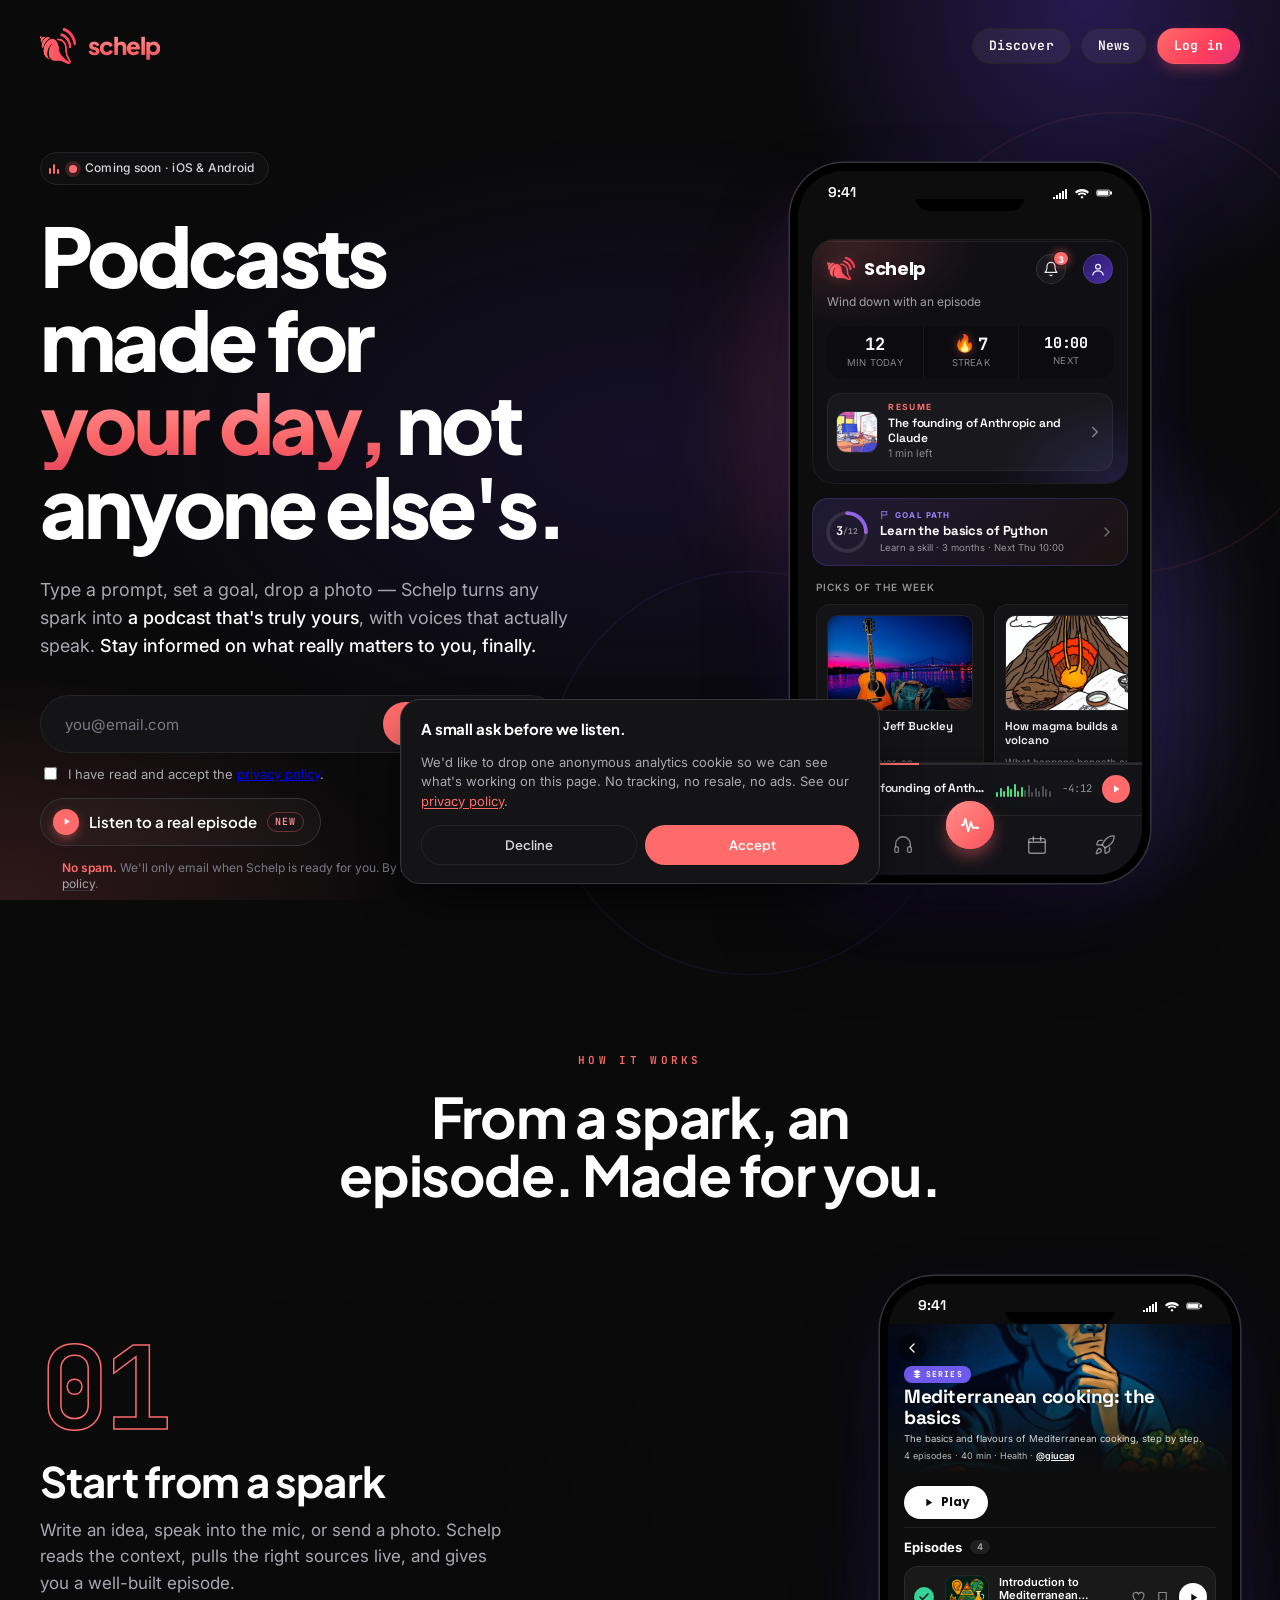
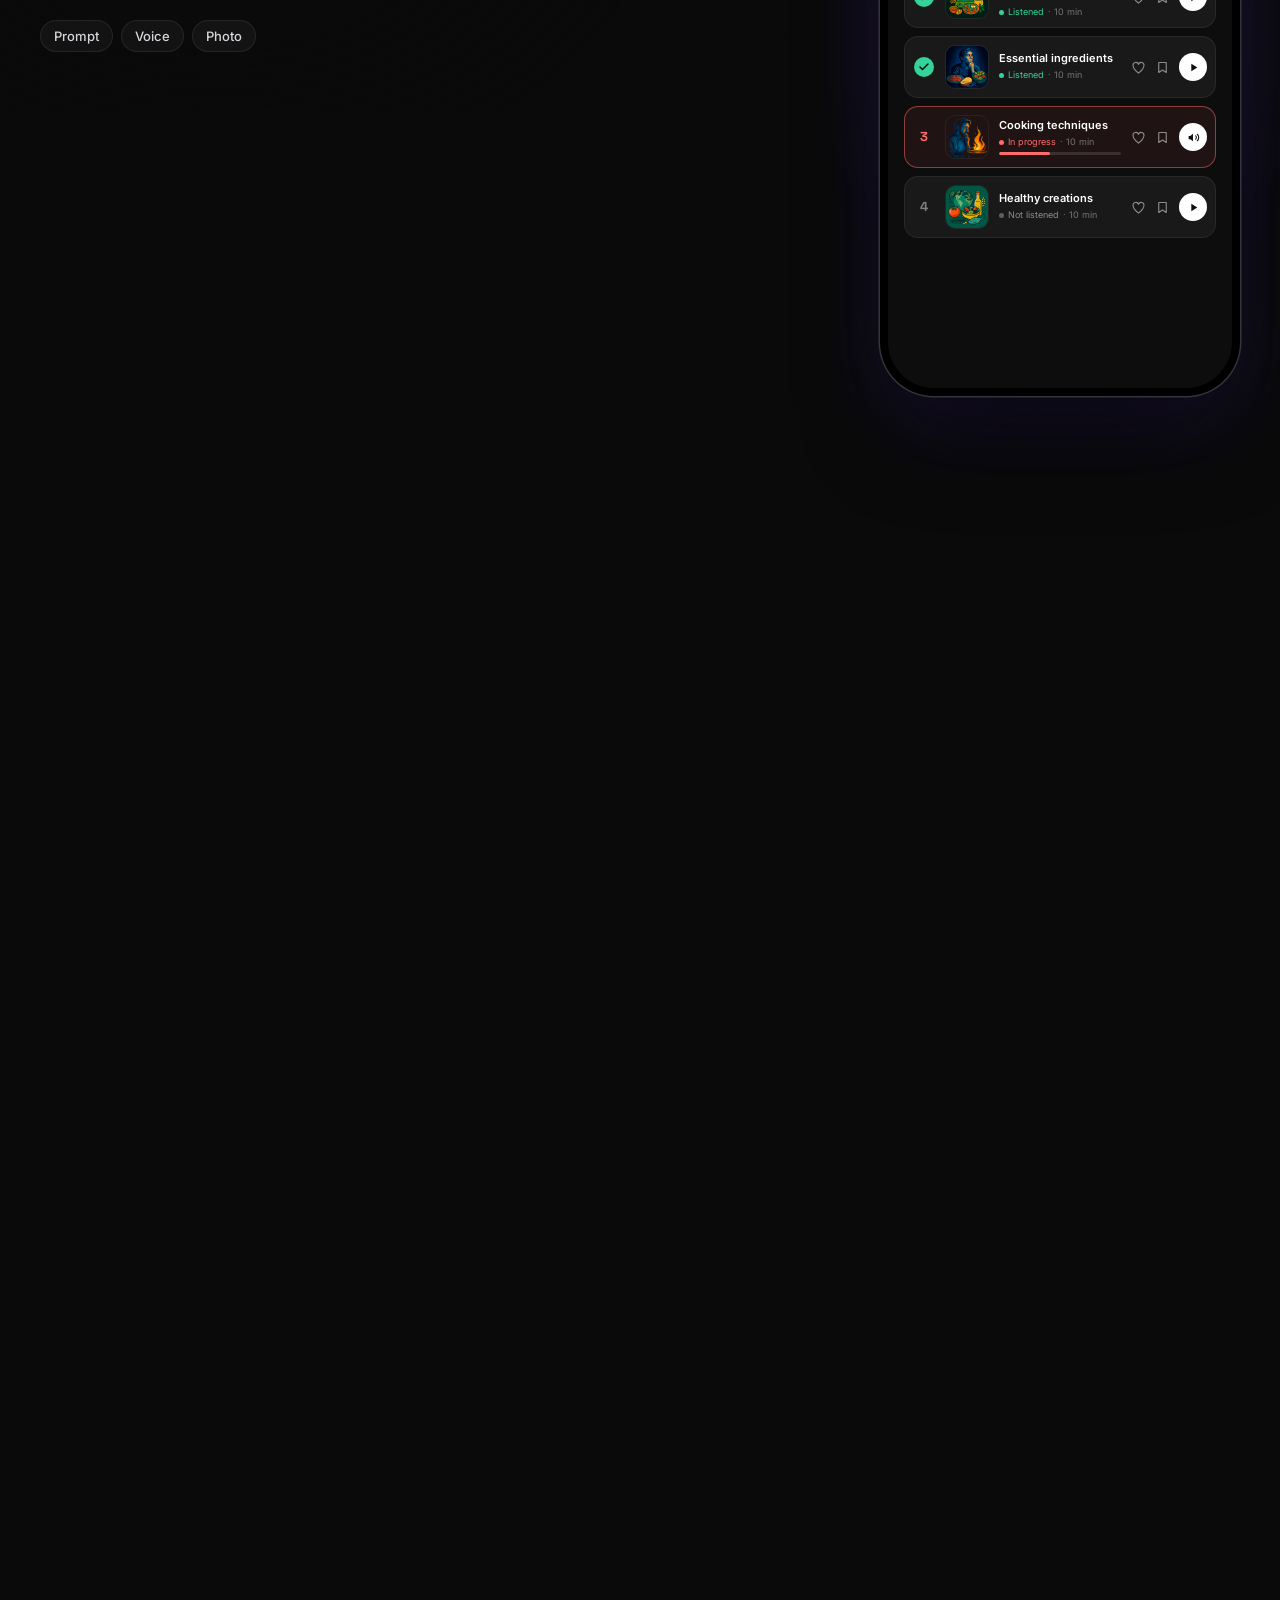
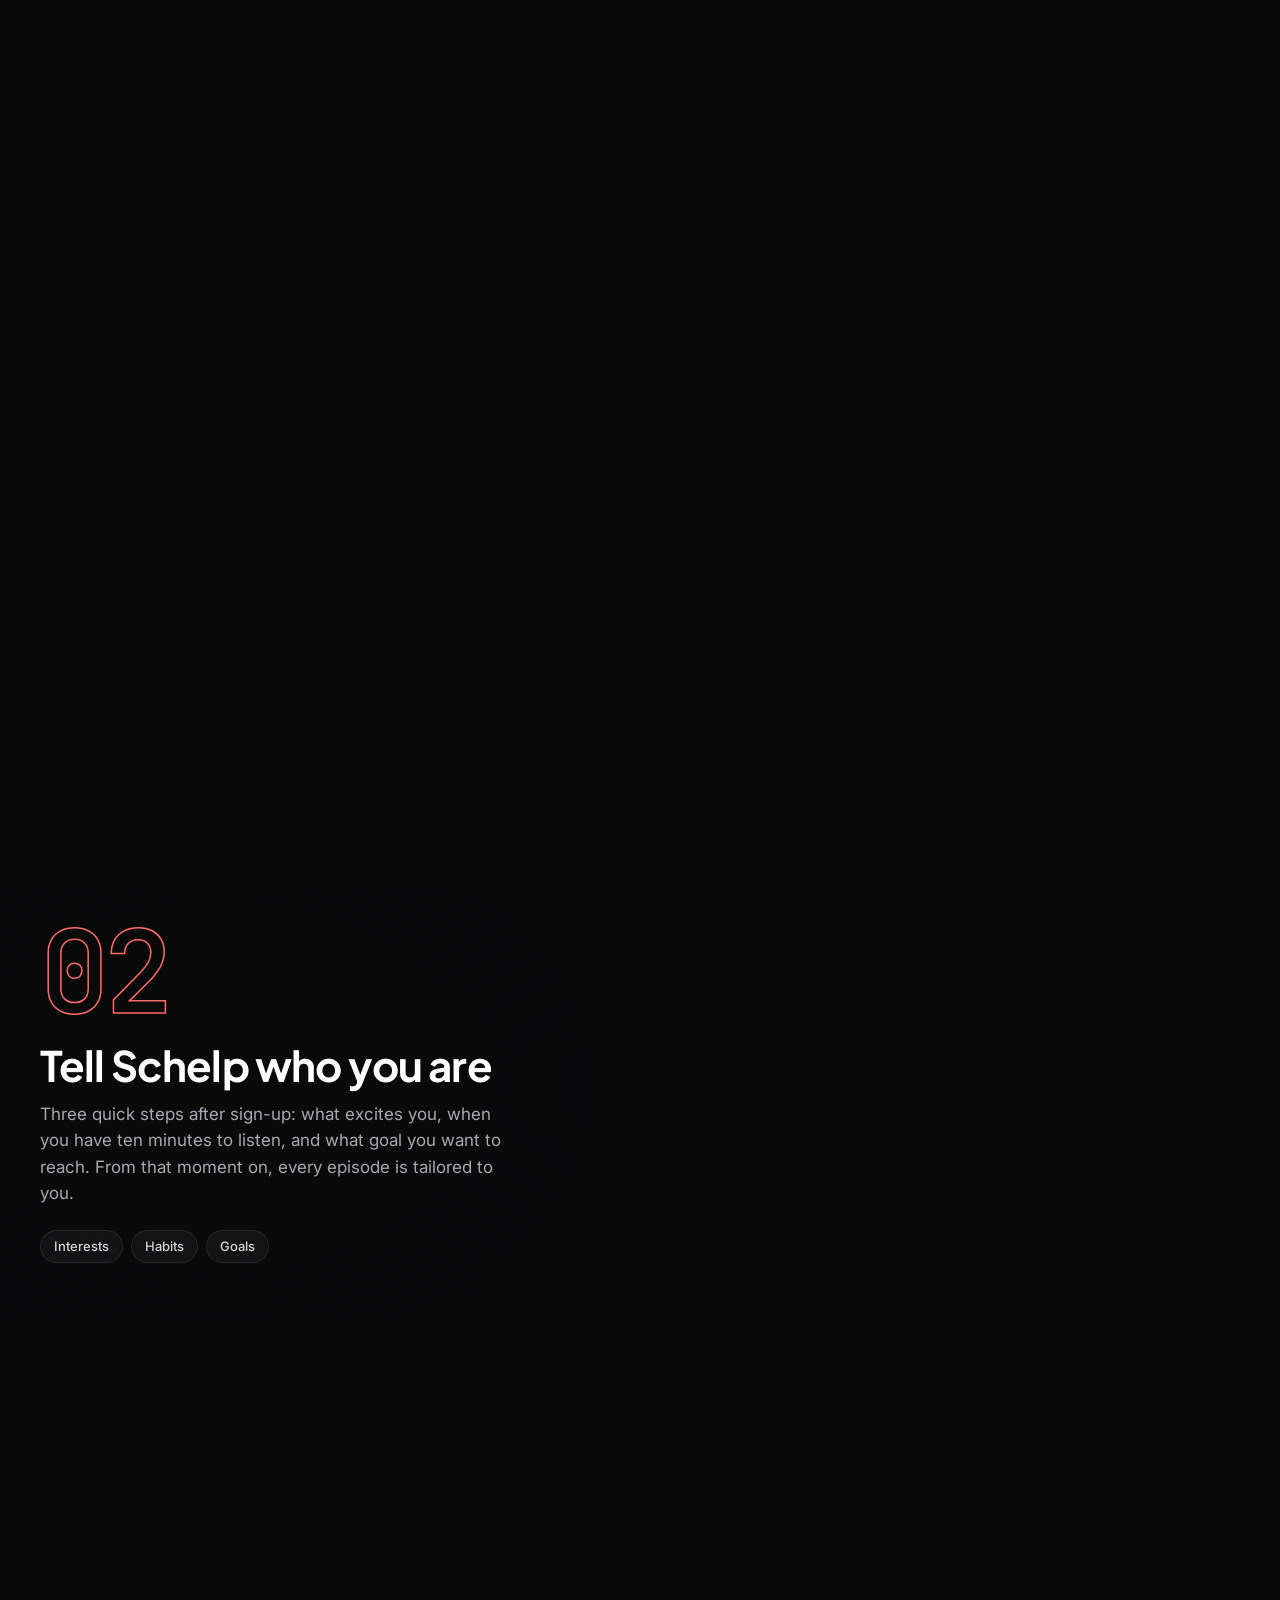
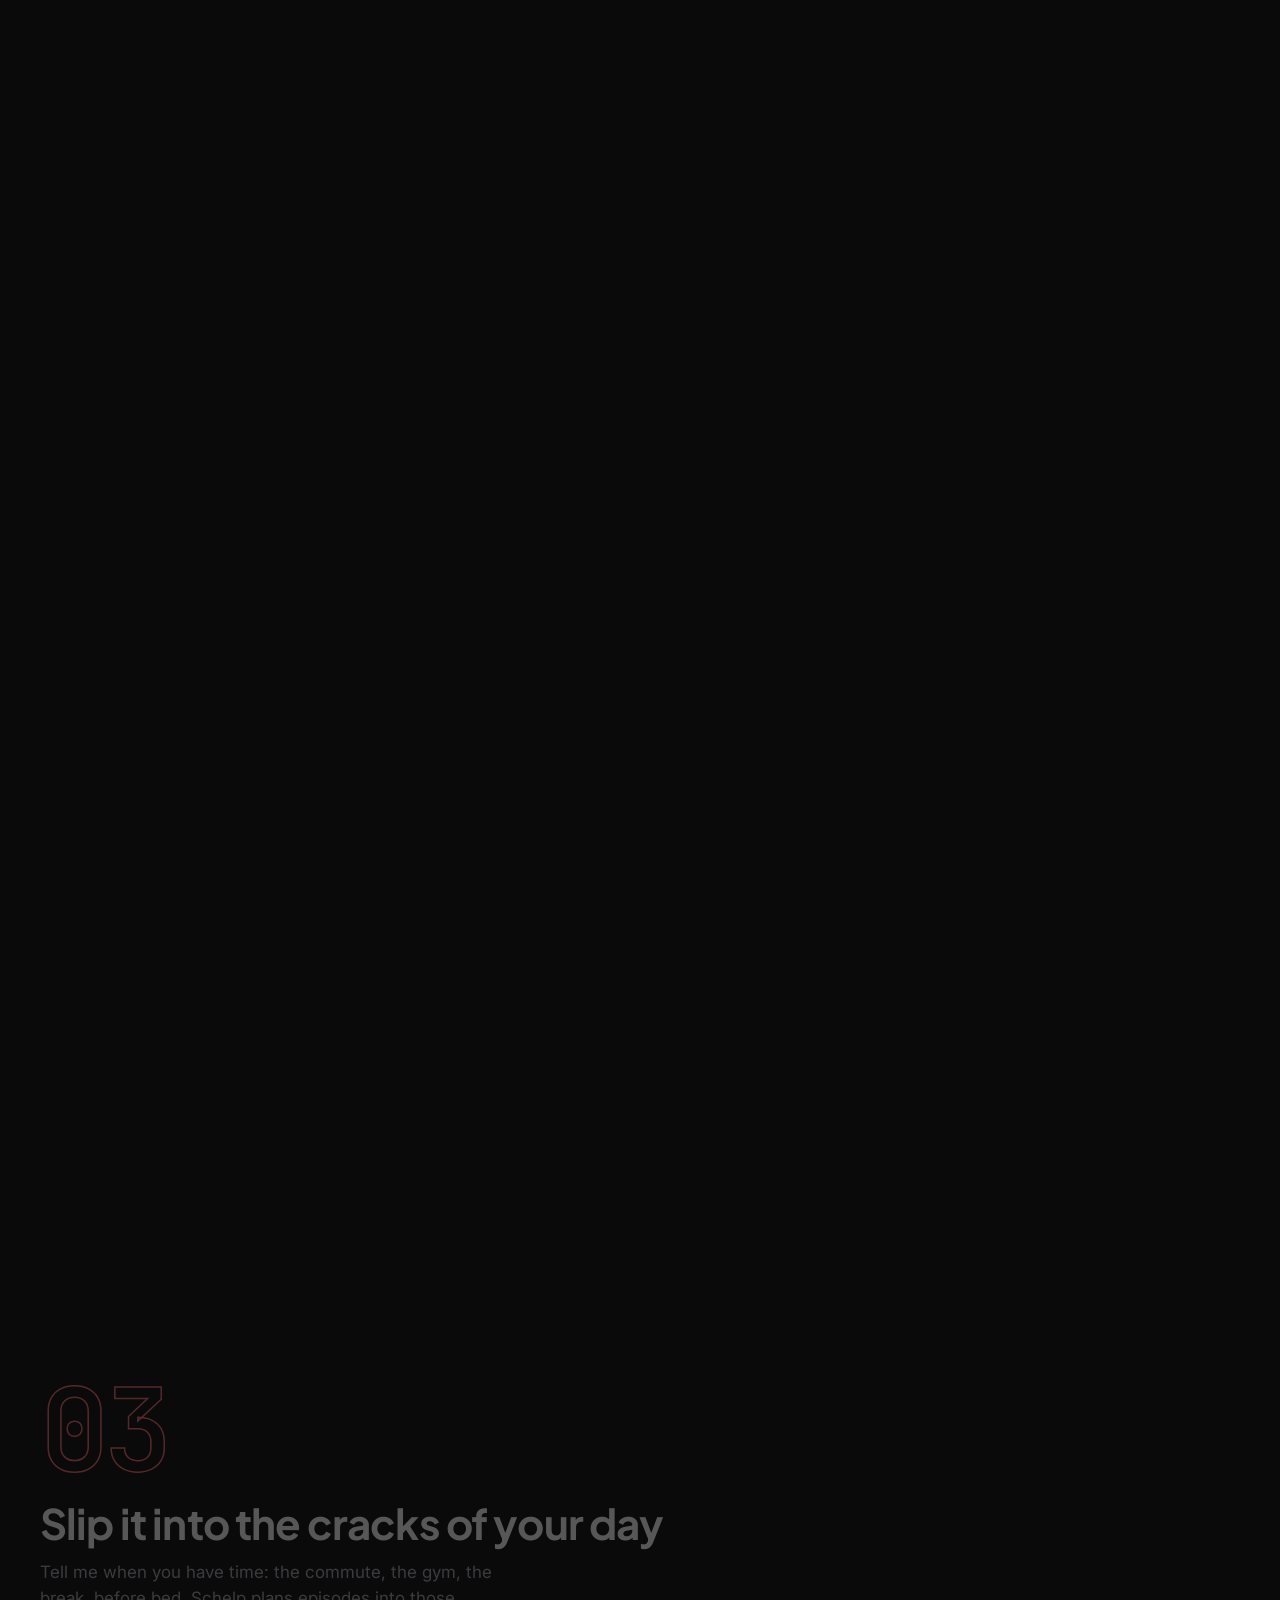
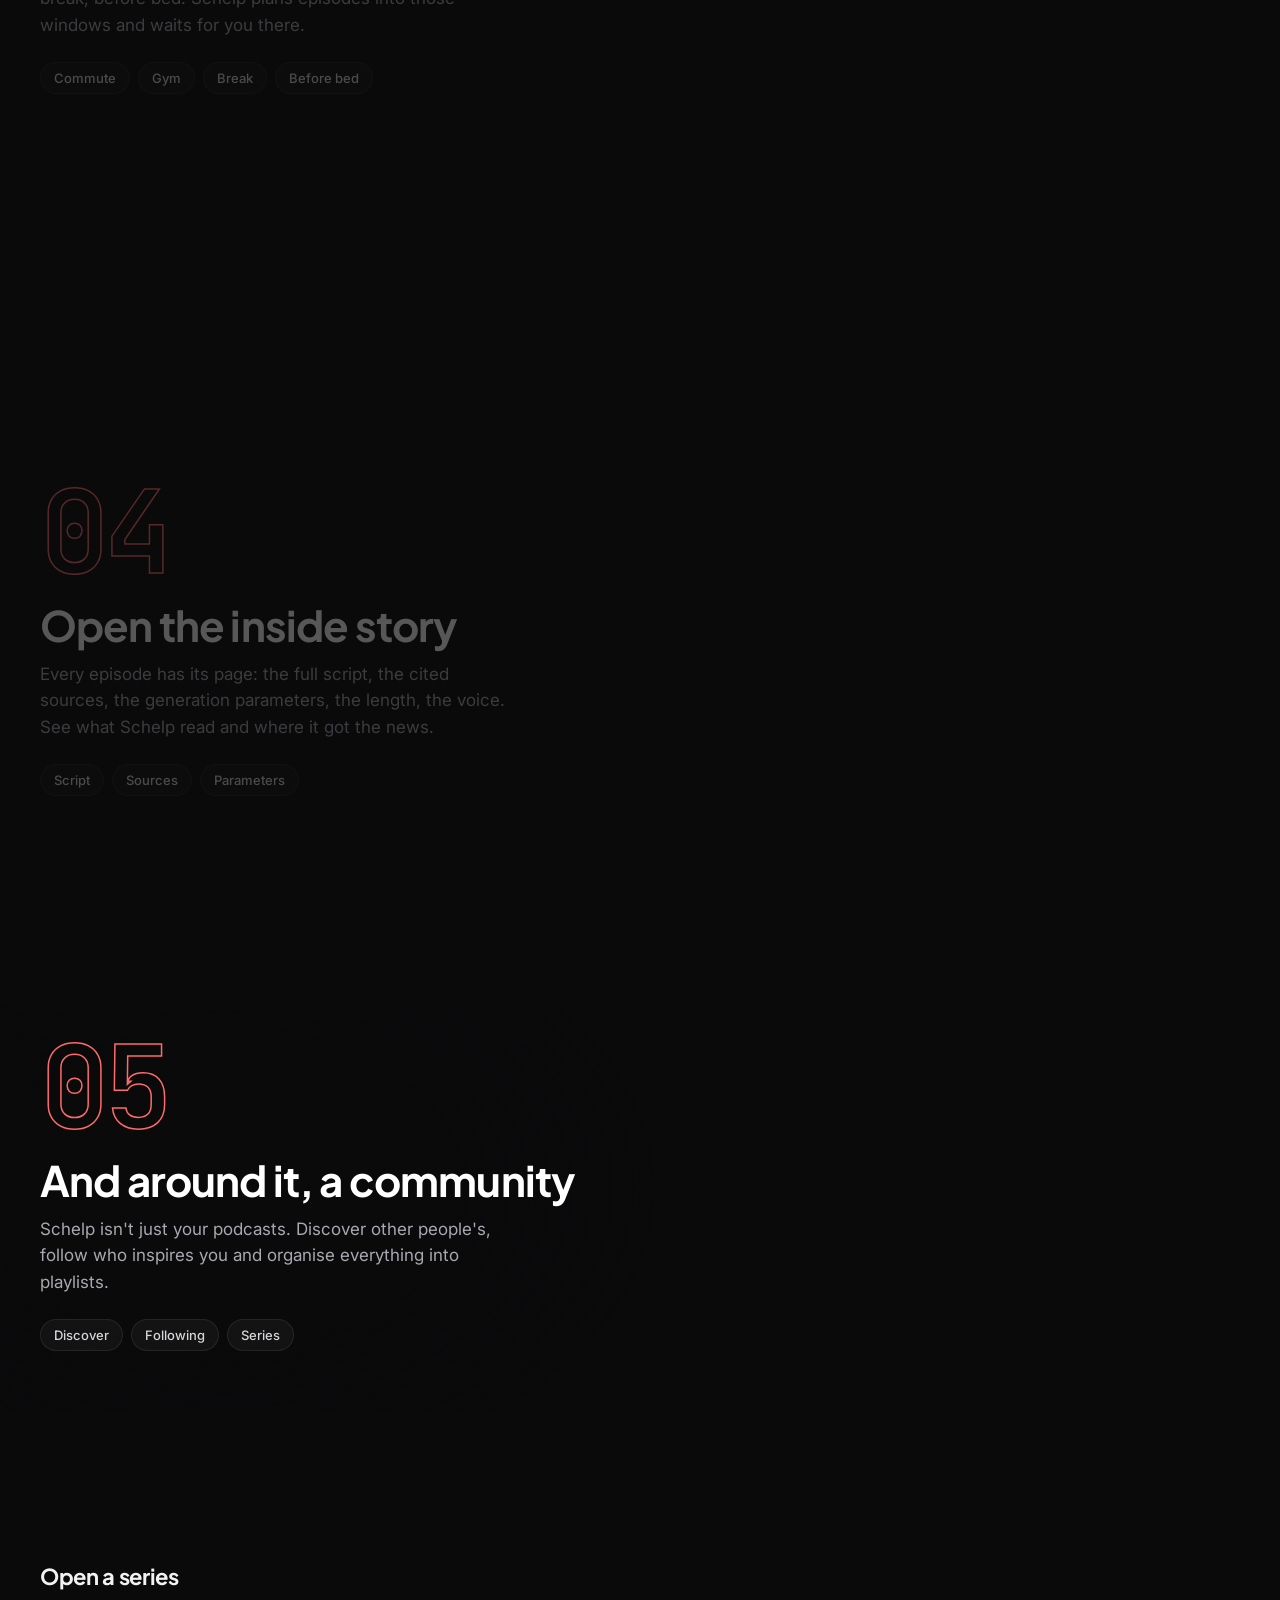
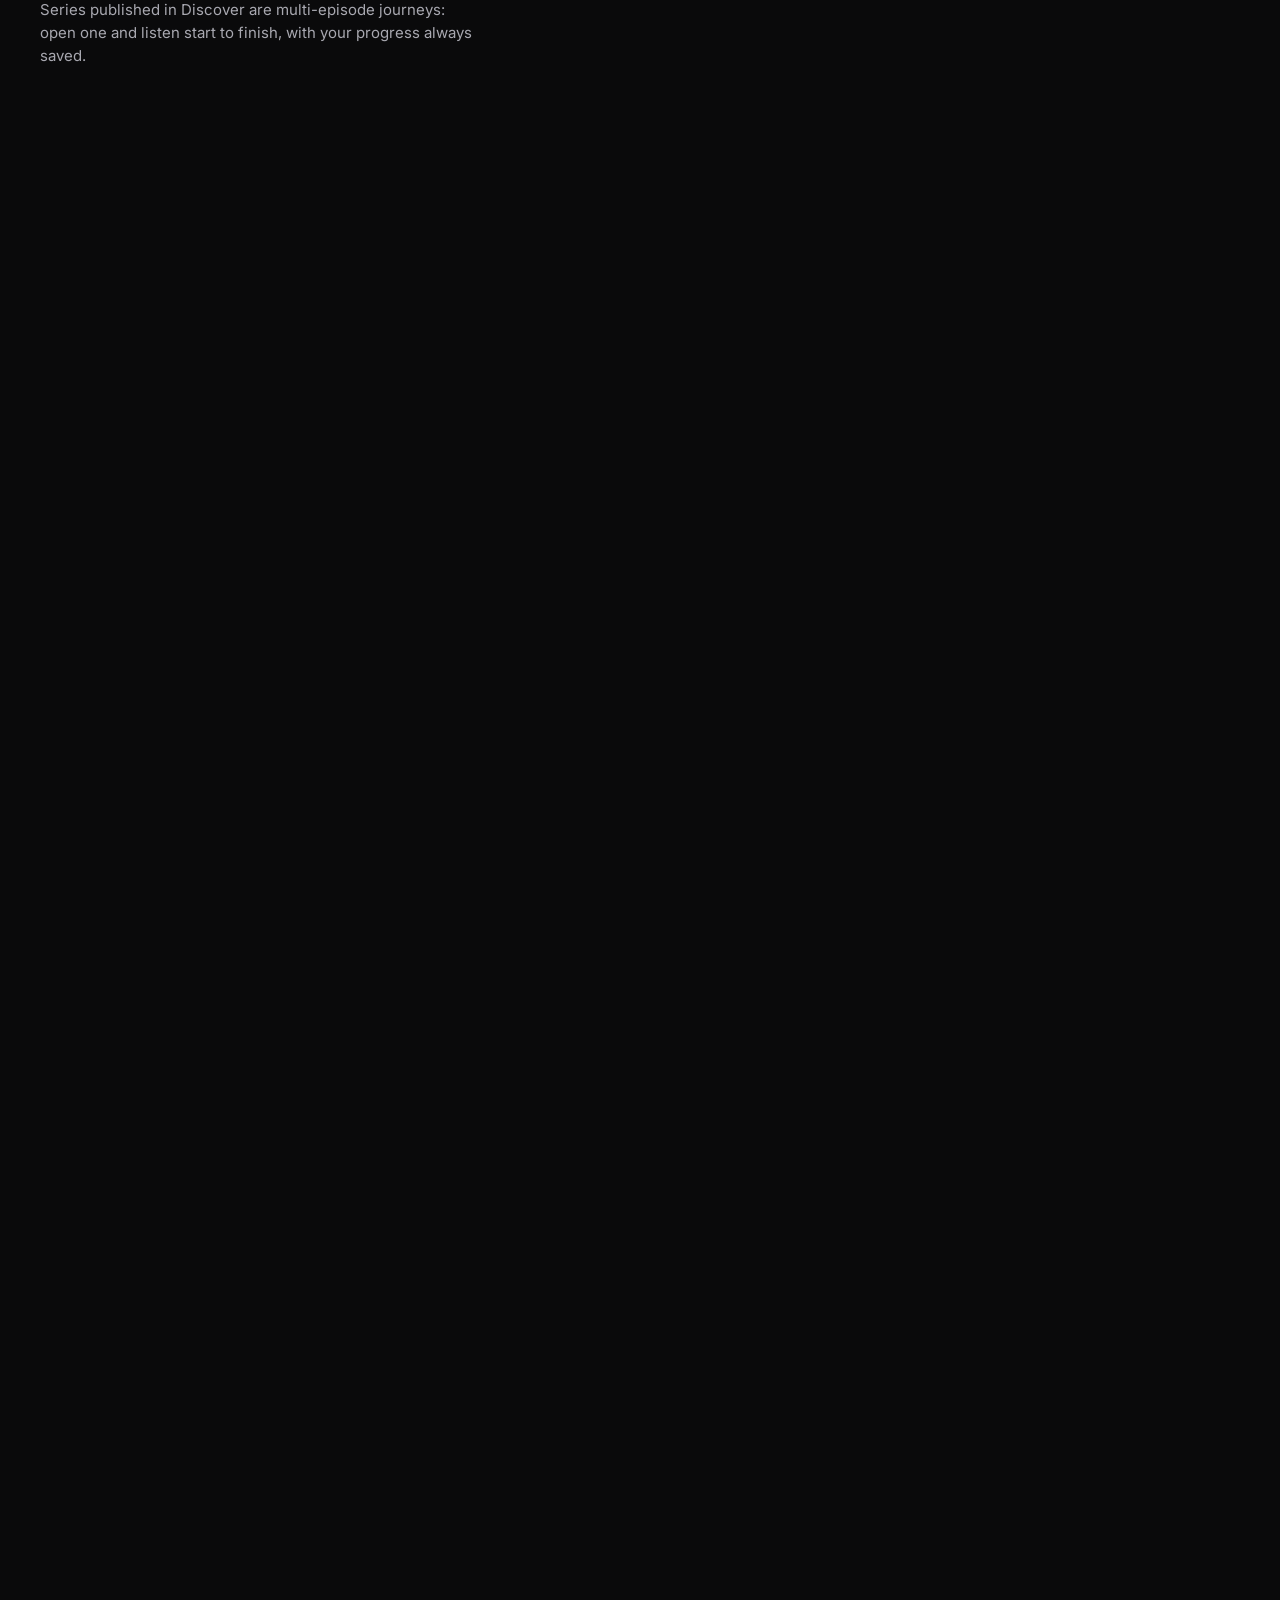
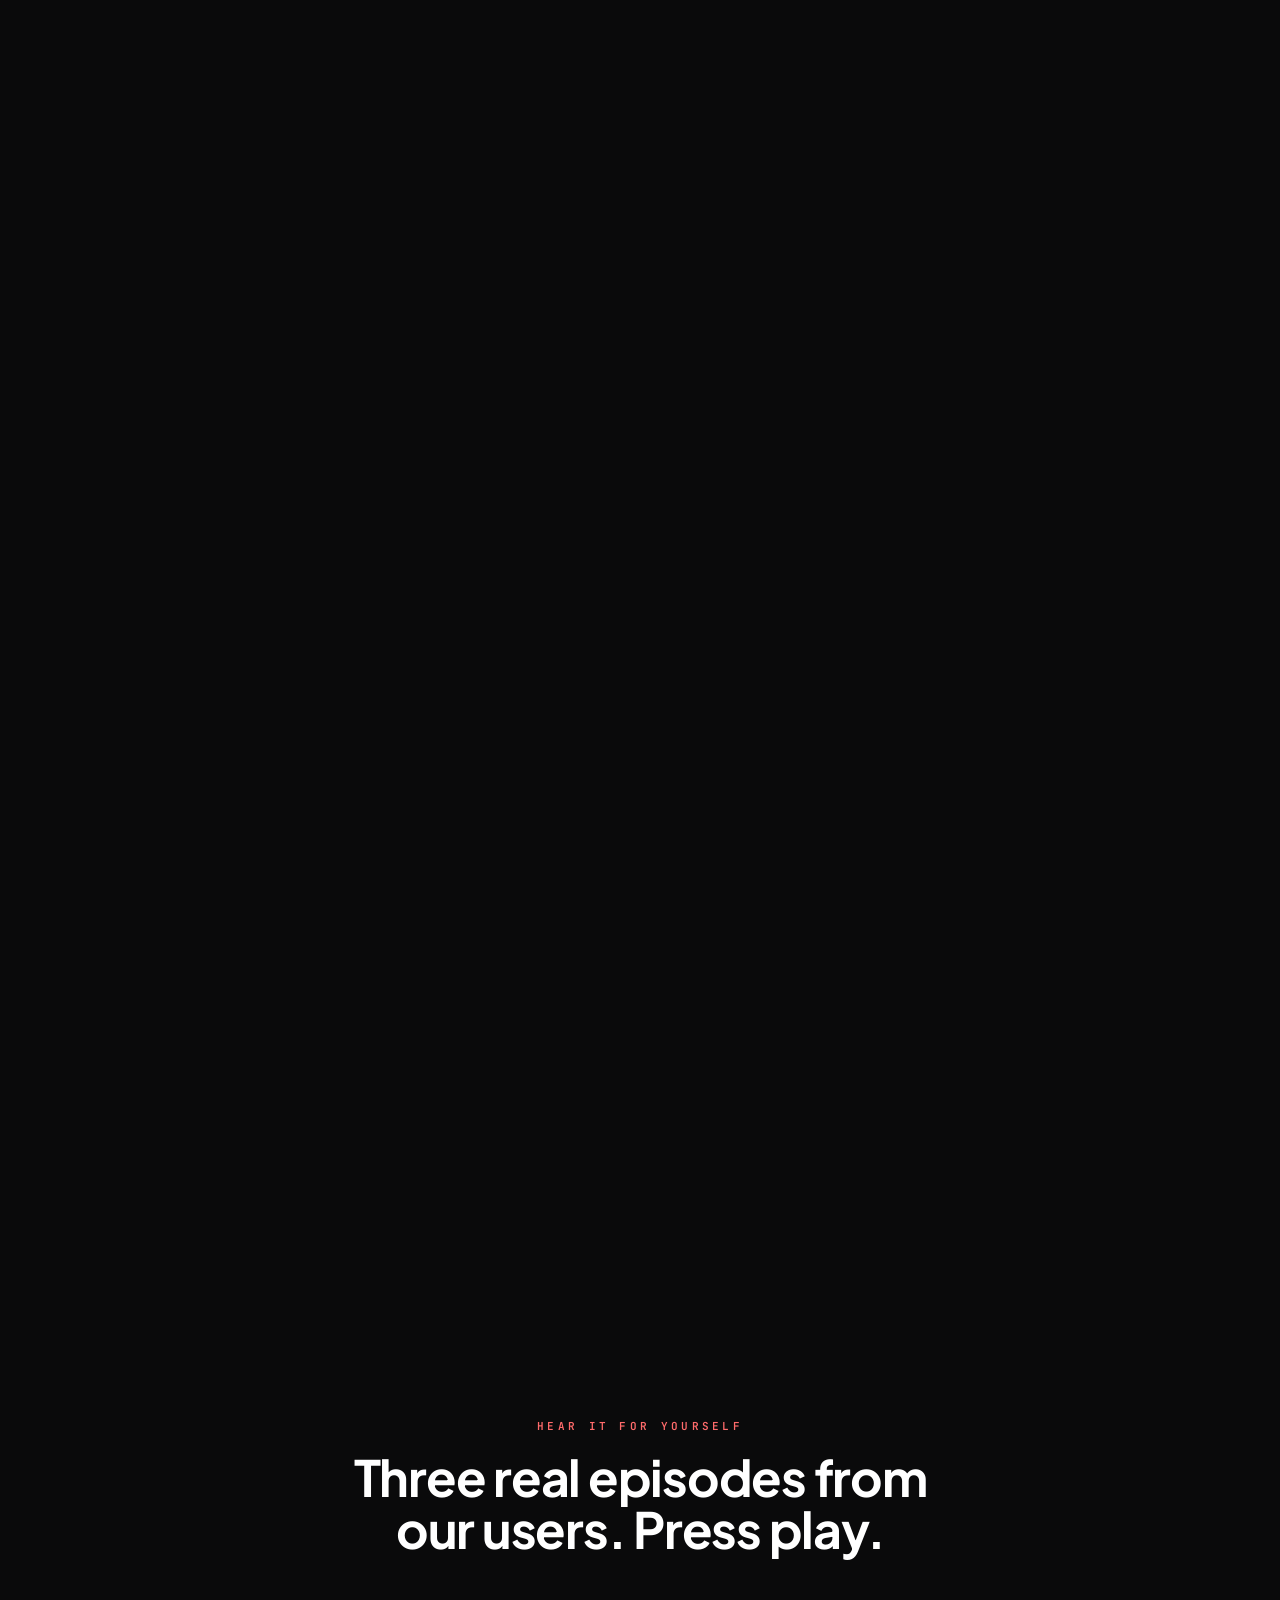
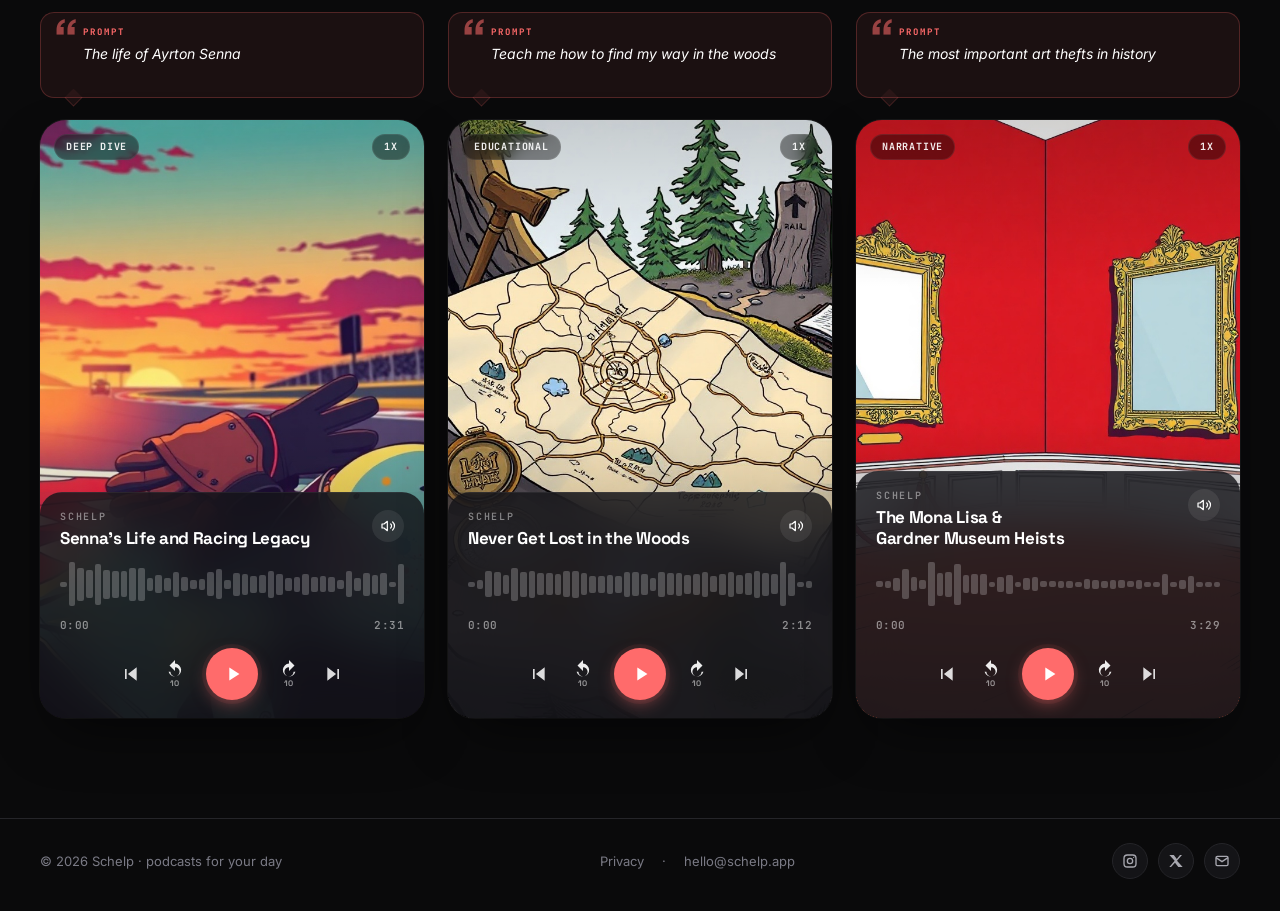
<file: index.html>
<!doctype html>
<html lang="en">
<head>
<meta charset="utf-8">
<meta http-equiv="X-UA-Compatible" content="IE=edge">
<meta name="viewport" content="width=device-width, initial-scale=1, viewport-fit=cover">
<title data-i18n-text="meta.title">Schelp — AI podcasts made for your day</title>
<meta name="description" data-i18n-attr="content:meta.description" content="Schelp builds podcasts on what you actually care about. Voices that truly speak, real-time web research, episodes that slip into the cracks of your day. Coming soon to iOS and Android.">
<meta name="theme-color" content="#0A0A0B">

<!-- Canonical & robots -->
<link rel="canonical" href="https://schelp.app/">
<meta name="robots" content="index, follow">

<!-- Open Graph -->
<meta property="og:type" content="website">
<meta property="og:site_name" content="Schelp">
<meta property="og:title" data-i18n-attr="content:meta.ogTitle" content="Schelp — AI podcasts made for your day">
<meta property="og:description" data-i18n-attr="content:meta.ogDescription" content="Podcasts on what you actually care about. From a prompt, a voice or a photo — with voices that actually speak.">
<meta property="og:url" content="https://schelp.app/">
<meta property="og:image" content="https://schelp.app/og.png">
<meta property="og:image:width" content="1200">
<meta property="og:image:height" content="630">
<meta property="og:image:alt" data-i18n-attr="content:meta.ogImageAlt" content="Schelp — podcasts made for your day, not anyone else's.">
<meta property="og:locale" data-i18n-attr="content:meta.ogLocale" content="en_US">

<!-- Twitter -->
<meta name="twitter:card" content="summary_large_image">
<meta name="twitter:title" data-i18n-attr="content:meta.ogTitle" content="Schelp — AI podcasts made for your day">
<meta name="twitter:description" data-i18n-attr="content:meta.ogDescription" content="Podcasts on what you actually care about. From a prompt, a voice or a photo — with voices that actually speak.">
<meta name="twitter:image" content="https://schelp.app/og.png">

<!-- Favicons -->
<link rel="icon" href="logo-schelp.png">
<link rel="apple-touch-icon" href="/icon-512.png">
<link rel="manifest" href="/site.webmanifest">

<!-- Fonts: preconnect + direct stylesheet link (faster than @import inside CSS).
     Self-host if you want to fully GDPR-proof. -->
<link rel="preconnect" href="https://fonts.googleapis.com">
<link rel="preconnect" href="https://fonts.gstatic.com" crossorigin>
<link rel="stylesheet" href="https://fonts.googleapis.com/css2?family=Plus+Jakarta+Sans:wght@400;500;600;700;800&family=Poppins:wght@600;700&family=Inter:wght@400;500;600;700&family=Space+Grotesk:wght@500;600;700&family=JetBrains+Mono:wght@400;500;600&display=swap">

<!-- Tokens + page styles -->
<link rel="stylesheet" href="colors_and_type.css">
<link rel="stylesheet" href="landing.css">
<link rel="stylesheet" href="survey.css">

<!-- Configure ESP endpoint, launch date, analytics here -->
<script>
  window.SchelpConfig = {
    // Backend Schelp: raccoglie le email in landing_signups (dashboard admin → Iscritti Landing).
    // Empty = preview mode (form simulates success).
    formEndpoint: "https://api.apipodcast.org/public/signup",
    // ISO date string for launch. Update when shipping date is firm.
    launchDate: "2026-07-15T09:00:00",
    // Plausible domain (e.g. "schelp.app"). Empty = no analytics loaded.
    analyticsDomain: "",
    analyticsSrc: "https://plausible.io/js/script.js"
  };
</script>

<!-- i18n dictionary (must load BEFORE landing.js). defer keeps both off the parser's
     critical path; defer preserves order so the dict is ready before landing.js runs. -->
<script src="i18n.js" defer></script>

<!-- Structured data for richer SERPs -->
<script type="application/ld+json">
{
  "@context": "https://schema.org",
  "@type": "SoftwareApplication",
  "name": "Schelp",
  "applicationCategory": "MultimediaApplication",
  "operatingSystem": "iOS, Android",
  "description": "AI podcast app that turns any spark — a prompt, a voice, a photo — into personalised episodes with lifelike voices and live web research.",
  "url": "https://schelp.app/",
  "offers": { "@type": "Offer", "price": "0", "priceCurrency": "EUR" }
}
</script>
<script type="application/ld+json">
{
  "@context": "https://schema.org",
  "@graph": [
    {
      "@type": "Organization",
      "@id": "https://schelp.app/#org",
      "name": "Schelp",
      "url": "https://schelp.app/",
      "logo": "https://schelp.app/logo-schelp.png",
      "sameAs": []
    },
    {
      "@type": "WebSite",
      "@id": "https://schelp.app/#website",
      "name": "Schelp",
      "url": "https://schelp.app/",
      "publisher": { "@id": "https://schelp.app/#org" },
      "inLanguage": "en"
    }
  ]
}
</script>
</head>
<body>
  <a class="skip-link" href="#main" data-i18n-text="a11y.skipLink">Skip to content</a>
  <div class="bg-wash" aria-hidden="true"></div>
  <div class="grain" aria-hidden="true"></div>

  <header>
    <nav class="nav" aria-label="Primary">
      <a class="brand" href="/" data-i18n-attr="aria-label:nav.brand.aria" aria-label="Schelp — home">
        <img src="logo-schelp.png" alt="" width="36" height="36">
        <span>schelp</span>
      </a>
      <div class="nav-actions">
        <a class="nav-discover" href="/discover" data-i18n-text="nav.discover">Discover</a>
        <a class="nav-discover" href="/news" data-i18n-text="nav.news">News</a>
        <a class="nav-discover nav-login" id="nav-login" href="/login" data-i18n-text="nav.login">Log in</a>
      </div>
      <!-- Top nav menu removed for the coming-soon page (How it works / Release / Contact)
      <div class="links">
        <a href="#feat" data-i18n-text="nav.howItWorks">How it works</a>
        <a href="#release" data-i18n-text="nav.release">Release</a>
        <a href="mailto:hello@schelp.app" data-i18n-text="nav.contact">Contact</a>
      </div>
      -->
      <!-- Language toggle hidden: site is English-only for now
      <button type="button" class="lang" id="lang-toggle" data-i18n-attr="aria-label:nav.lang.aria" aria-label="Switch language">
        <b id="lang-active">IT</b> · <span id="lang-other">EN</span>
      </button>
      -->

    </nav>
  </header>

  <main id="main">
    <section class="hero" aria-labelledby="hero-heading">
      <div>
        <div class="badge">
          <span class="eq" aria-hidden="true"><i></i><i></i><i></i></span>
          <span class="dot" aria-hidden="true"></span>
          <span data-i18n-text="hero.badge">Coming soon · iOS &amp; Android</span>
        </div>
        <h1 id="hero-heading" class="display"><span data-i18n-text="hero.h1.before">Podcasts made for </span><span class="shell" data-i18n-text="hero.h1.accent">your day,</span><span data-i18n-text="hero.h1.after"> not anyone else's.</span></h1>
        <p class="lede" data-i18n-html="hero.lede.html">Type a prompt, set a goal, drop a photo — Schelp turns any spark into <em>a podcast that's truly yours</em>, with voices that actually speak. <em>Stay informed on what really matters to you, finally.</em></p>

        <form id="signup-form" class="form" novalidate>
          <label for="email" class="visually-hidden" data-i18n-text="hero.emailLabel" style="position:absolute;width:1px;height:1px;padding:0;margin:-1px;overflow:hidden;clip:rect(0,0,0,0);white-space:nowrap;border:0;">Email address</label>
          <input id="email" type="email" name="email" data-i18n-attr="placeholder:hero.emailPlaceholder" placeholder="you@email.com" required autocomplete="email" inputmode="email" aria-describedby="form-help">
          <button type="submit"><span data-i18n-text="hero.cta">Get early access</span> <span aria-hidden="true">→</span></button>
        </form>
        <label class="form-consent" for="consent-check" style="display:flex;gap:8px;align-items:flex-start;font-size:13px;line-height:1.4;color:var(--fg-3);margin-top:12px;cursor:pointer;">
          <input type="checkbox" id="consent-check" style="margin-top:2px;flex:0 0 auto;">
          <span data-i18n-html="consent.checkbox.html">I have read and accept the <a href="privacy.html">privacy policy</a>.</span>
        </label>
        <a href="/discover" id="hero-discover-cta" class="hero-discover-cta">
          <span class="hdc-play" aria-hidden="true"><svg viewBox="0 0 24 24" fill="currentColor"><path d="M8 5v14l11-7z"/></svg></span>
          <span data-i18n-text="hero.discoverCta">Listen to a real episode</span>
          <span class="hdc-new" aria-hidden="true">NEW</span>
        </a>
        <div id="form-message" class="form-message" role="status" aria-live="polite"></div>
        <div id="form-help" class="form-help" data-i18n-html="hero.formHelp.html"><b>No spam.</b> We'll only email when Schelp is ready for you. By signing up you agree to our <a href="privacy.html">privacy policy</a>.</div>
      </div>

      <div class="phone-wrap" aria-hidden="true">
        <div class="phone-halo"></div>
        <svg class="ring ring-1" viewBox="0 0 100 100"><circle cx="50" cy="50" r="48" fill="none" stroke="#FF6B6B" stroke-width="0.4"/></svg>
        <svg class="ring ring-2" viewBox="0 0 100 100"><circle cx="50" cy="50" r="48" fill="none" stroke="#7B61FF" stroke-width="0.4"/></svg>

        <div class="phone">
          <div class="screen">
            <div class="status">
              <span>9:41</span>
              <span class="right">
                <svg viewBox="0 0 16 12" fill="currentColor"><path d="M1 10h2v2H1zm3-2h2v4H4zm3-2h2v6H7zm3-2h2v8h-2zm3-2h2v10h-2z"/></svg>
                <svg viewBox="0 0 16 12" fill="currentColor"><path d="M8 2C5 2 2.5 3 1 5l1.5 1.5C3.5 5.5 5.7 4.5 8 4.5s4.5 1 5.5 2L15 5C13.5 3 11 2 8 2zm0 3.5c-2 0-3.5.7-4.5 1.5L5 8.5C5.5 7.8 6.7 7.3 8 7.3s2.5.5 3 1.2L12.5 7c-1-.8-2.5-1.5-4.5-1.5zm0 3.2L6.5 10.2 8 11.7l1.5-1.5L8 8.7z"/></svg>
                <svg viewBox="0 0 22 12" fill="none" stroke="currentColor" stroke-width="1"><rect x="1" y="2" width="18" height="8" rx="2"/><rect x="2.5" y="3.5" width="14" height="5" fill="currentColor"/><rect x="20" y="4.5" width="1.5" height="3" fill="currentColor"/></svg>
              </span>
            </div>

            <div class="home">
              <!-- Hero panel: Dashboard banner with BrandMark, wordmark, KPI grid and HeroCTA -->
              <div class="hero-panel">
                <div class="hp-top">
                  <img class="brandmark" src="logo-schelp.png" alt="" width="28" height="28">

                  <span class="hp-wordmark">Schelp</span>
                  <span class="hp-spacer"></span>
                  <span class="hp-bell" aria-hidden="true">
                    <svg viewBox="0 0 24 24" fill="none" stroke="currentColor" stroke-width="1.7" stroke-linecap="round" stroke-linejoin="round">
                      <path d="M18 8a6 6 0 0 0-12 0c0 7-3 9-3 9h18s-3-2-3-9"/>
                      <path d="M13.7 21a2 2 0 0 1-3.4 0"/>
                    </svg>
                    <span class="hp-bell-badge">3</span>
                  </span>
                  <span class="hp-avatar" aria-hidden="true">
                    <svg viewBox="0 0 24 24" fill="none" stroke="currentColor" stroke-width="1.6" stroke-linecap="round" stroke-linejoin="round">
                      <circle cx="12" cy="9" r="3.2"/>
                      <path d="M5 20a7.2 7.2 0 0 1 14 0"/>
                    </svg>
                  </span>
                </div>
                <div class="hp-sub" data-i18n-text="mock.subtitle">Wind down with an episode</div>
                <div class="hp-kpi">
                  <div class="cell">
                    <span class="v">12</span>
                    <span class="l" data-i18n-text="mock.kpi1.label">MIN TODAY</span>
                  </div>
                  <div class="cell">
                    <span class="v"><span class="flame" aria-hidden="true">🔥</span>7</span>
                    <span class="l" data-i18n-text="mock.kpi2.label">STREAK</span>
                  </div>
                  <div class="cell">
                    <span class="v hp-kpi-time">10:00</span>
                    <span class="l" data-i18n-text="mock.kpi3.label">NEXT</span>
                  </div>
                </div>
                <div class="hp-cta">
                  <img class="cov" src="assets/podcasts/hero.png" alt="" loading="lazy">
                  <div class="meta">
                    <div class="eyebrow" data-i18n-text="mock.heroCta.eyebrow">RESUME</div>
                    <div class="t" data-i18n-text="mock.podcasts.hero.title">The founding of Anthropic and Claude</div>
                    <div class="s" data-i18n-text="mock.heroCta.meta">1 min left</div>
                  </div>
                  <svg class="chev" viewBox="0 0 24 24" fill="none" stroke="currentColor" stroke-width="2" stroke-linecap="round" stroke-linejoin="round" aria-hidden="true"><path d="m9 6 6 6-6 6"/></svg>
                </div>
              </div>

              <!-- Goal hero card (faithful to GoalHeroCard.tsx: progress ring + category + next) -->
              <div class="goalcard">
                <div class="goalcard-ringwrap" aria-hidden="true">
                  <svg viewBox="0 0 36 36">
                    <circle cx="18" cy="18" r="15.5" fill="none" stroke="rgba(255,255,255,0.1)" stroke-width="3"/>
                    <circle cx="18" cy="18" r="15.5" fill="none" stroke="url(#gc-grad)" stroke-width="3" stroke-linecap="round" stroke-dasharray="97.4" stroke-dashoffset="73" transform="rotate(-90 18 18)"/>
                    <defs><linearGradient id="gc-grad" x1="0" y1="0" x2="1" y2="1"><stop offset="0" stop-color="#FF6B6B"/><stop offset="1" stop-color="#7B61FF"/></linearGradient></defs>
                  </svg>
                  <span class="goalcard-ringnum">3<i>/12</i></span>
                </div>
                <div class="goalcard-info">
                  <div class="goalcard-eyebrow">
                    <svg viewBox="0 0 24 24" fill="none" stroke="currentColor" stroke-width="2" stroke-linecap="round" stroke-linejoin="round" aria-hidden="true"><path d="M4 21V4M4 4h13l-2 4 2 4H4"/></svg>
                    <span data-i18n-text="mock.goal.eyebrow">GOAL PATH</span>
                  </div>
                  <div class="goalcard-title" data-i18n-text="mock.goal.title">Learn the basics of Python</div>
                  <div class="goalcard-sub" data-i18n-text="mock.goal.sub">Learn a skill · 3 months · Next Thu 10:00</div>
                </div>
                <svg class="goalcard-chev" viewBox="0 0 24 24" fill="none" stroke="currentColor" stroke-width="2" stroke-linecap="round" stroke-linejoin="round" aria-hidden="true"><path d="m9 6 6 6-6 6"/></svg>
              </div>

              <!-- Suggerimenti della settimana -->
              <div class="sug-section">
                <div class="sec-label" data-i18n-text="mock.suggestions.label">Picks of the week</div>
                <div class="sug-row">
                  <div class="sug-card">
                    <div class="cov"><img src="assets/podcasts/sug1.png" alt="" loading="lazy"></div>
                    <div class="t" data-i18n-text="mock.podcasts.sug1.title">The night Jeff Buckley drowned</div>
                    <div class="d" data-i18n-text="mock.sug1.desc">The Wolf River, an irreplaceable voice and a night that changed music forever.</div>
                    <div class="meta">
                      <span class="tag cat-cinema" data-i18n-text="mock.tag.music">Music</span>
                      <span class="dur"><svg viewBox="0 0 24 24" fill="none" stroke="currentColor" stroke-width="2"><circle cx="12" cy="12" r="9"/><path d="M12 7v5l3 2"/></svg> 9 min</span>
                    </div>
                  </div>
                  <div class="sug-card">
                    <div class="cov"><img src="assets/podcasts/sug2.png" alt="" loading="lazy"></div>
                    <div class="t" data-i18n-text="mock.podcasts.sug2.title">How magma builds a volcano</div>
                    <div class="d" data-i18n-text="mock.sug2.desc">What happens beneath our feet, told straight — no shortcuts.</div>
                    <div class="meta">
                      <span class="tag cat-cultura" data-i18n-text="mock.tag.science">Science</span>
                      <span class="dur"><svg viewBox="0 0 24 24" fill="none" stroke="currentColor" stroke-width="2"><circle cx="12" cy="12" r="9"/><path d="M12 7v5l3 2"/></svg> 7 min</span>
                    </div>
                  </div>
                  <div class="sug-card">
                    <div class="cov"><img src="assets/podcasts/sug3.png" alt="" loading="lazy"></div>
                    <div class="t" data-i18n-text="mock.podcasts.sug3.title">Apple's rise, from garage to giant</div>
                    <div class="d" data-i18n-text="mock.sug3.desc">From the Macintosh to the Studio: every turn of the company that rewrote personal computing.</div>
                    <div class="meta">
                      <span class="tag cat-tech" data-i18n-text="mock.tag.tech">Tech</span>
                      <span class="dur"><svg viewBox="0 0 24 24" fill="none" stroke="currentColor" stroke-width="2"><circle cx="12" cy="12" r="9"/><path d="M12 7v5l3 2"/></svg> 12 min</span>
                    </div>
                  </div>
                </div>
              </div>

              <!-- La tua giornata — 24h timeline (faithful to TimelineRow.tsx: hour slots + state dots) -->
              <div class="tl-section">
                <div class="sec-label" data-i18n-text="mock.dayStrip.label">Your day</div>
                <div class="tl-row">
                  <div class="tl-slot tl-done"><span class="tl-h">08</span><span class="tl-dot"></span></div>
                  <div class="tl-slot tl-done"><span class="tl-h">10</span><span class="tl-dot"></span></div>
                  <div class="tl-slot"><span class="tl-h">12</span><span class="tl-dot"></span></div>
                  <div class="tl-slot tl-now"><span class="tl-h">13</span><span class="tl-dot"></span></div>
                  <div class="tl-slot"><span class="tl-h">15</span><span class="tl-dot"></span></div>
                  <div class="tl-slot tl-sched"><span class="tl-h">18</span><span class="tl-dot"></span></div>
                  <div class="tl-slot"><span class="tl-h">20</span><span class="tl-dot"></span></div>
                  <div class="tl-slot tl-sched"><span class="tl-h">22</span><span class="tl-dot"></span></div>
                </div>
              </div>

              <!-- Continua ad ascoltare -->
              <div class="cl">
                <div class="cl-label sec-label" data-i18n-text="mock.continueListening.label">Continue listening</div>
                <div class="cl-row">
                  <div class="cl-card">
                    <div class="cov"><img src="assets/podcasts/cont1.png" alt="" loading="lazy"><i class="prog" style="width:62%"></i></div>
                    <div class="t" data-i18n-text="mock.podcasts.cont1.title">Homemade pizza, step by step</div>
                  </div>
                  <div class="cl-card">
                    <div class="cov"><img src="assets/podcasts/cont2.png" alt="" loading="lazy"><i class="prog" style="width:28%"></i></div>
                    <div class="t" data-i18n-text="mock.podcasts.cont2.title">The story of Truxz: the game that never was</div>
                  </div>
                  <div class="cl-card">
                    <div class="cov"><img src="assets/podcasts/cont3.png" alt="" loading="lazy"><i class="prog" style="width:88%"></i></div>
                    <div class="t" data-i18n-text="mock.podcasts.cont3.title">Persuasion techniques in sales</div>
                  </div>
                </div>
              </div>

              <!-- Dalla community (CommunityRail) -->
              <div class="comm-section">
                <div class="sec-label" data-i18n-text="mock.community.label">From the community</div>
                <div class="comm-row">
                  <div class="comm-card">
                    <div class="cov"><img src="assets/podcasts/sug2.png" alt="" loading="lazy"></div>
                    <div class="t" data-i18n-text="mock.podcasts.sug2.title">How magma builds a volcano</div>
                    <div class="by" data-i18n-text="mock.community.by1">by lucia.dev</div>
                  </div>
                  <div class="comm-card">
                    <div class="cov"><img src="assets/podcasts/cont3.png" alt="" loading="lazy"></div>
                    <div class="t" data-i18n-text="mock.podcasts.cont3.title">Persuasion techniques in sales</div>
                    <div class="by" data-i18n-text="mock.community.by2">by marco_p</div>
                  </div>
                  <div class="comm-card">
                    <div class="cov"><img src="assets/podcasts/sug1.png" alt="" loading="lazy"></div>
                    <div class="t" data-i18n-text="mock.podcasts.sug1.title">The night Jeff Buckley drowned</div>
                    <div class="by" data-i18n-text="mock.community.by3">by sara_k</div>
                  </div>
                </div>
              </div>
            </div>

            <!-- MiniPlayer above tab bar -->
            <div class="miniplayer">
              <div class="progress"><i></i></div>
              <div class="row">
                <img class="cov" src="assets/podcasts/hero.png" alt="" loading="lazy">
                <div class="t" data-i18n-text="mock.podcasts.hero.title">The founding of Anthropic and Claude</div>
                <span class="wave" aria-hidden="true">
                  <i class="played" style="height:5px"></i>
                  <i class="played" style="height:9px"></i>
                  <i class="played" style="height:6px"></i>
                  <i class="played" style="height:11px"></i>
                  <i class="played" style="height:8px"></i>
                  <i class="played" style="height:13px"></i>
                  <i class="played" style="height:6px"></i>
                  <i class="played" style="height:10px"></i>
                  <i style="height:7px"></i>
                  <i style="height:12px"></i>
                  <i style="height:5px"></i>
                  <i style="height:9px"></i>
                  <i style="height:6px"></i>
                  <i style="height:11px"></i>
                  <i style="height:8px"></i>
                  <i style="height:6px"></i>
                </span>
                <span class="time" data-i18n-text="mock.miniPlayer.remaining">−4:12</span>
                <span class="play" aria-hidden="true">
                  <svg viewBox="0 0 24 24" fill="currentColor"><path d="M8 5v14l11-7z"/></svg>
                </span>
              </div>
            </div>

            <!-- Tab bar — 5 icons, no labels (FAB Genera overlays the middle slot) -->
            <div class="tabbar">
              <div class="tab active" aria-label="Home">
                <svg viewBox="0 0 24 24" fill="none" stroke="currentColor" stroke-linecap="round" stroke-linejoin="round"><path d="M3 11 12 3l9 8"/><path d="M5 10v10h14V10"/></svg>
              </div>
              <div class="tab" aria-label="Listen">
                <svg viewBox="0 0 24 24" fill="none" stroke="currentColor" stroke-linecap="round" stroke-linejoin="round"><path d="M4 14v-3a8 8 0 0 1 16 0v3"/><rect x="3" y="14" width="4" height="6" rx="1.5"/><rect x="17" y="14" width="4" height="6" rx="1.5"/></svg>
              </div>
              <div class="tab fab-slot" aria-hidden="true">
                <svg viewBox="0 0 24 24"></svg>
              </div>
              <div class="tab" aria-label="Calendar">
                <svg viewBox="0 0 24 24" fill="none" stroke="currentColor" stroke-linecap="round" stroke-linejoin="round"><rect x="3" y="5" width="18" height="16" rx="2"/><path d="M3 9h18M8 3v4M16 3v4"/></svg>
              </div>
              <div class="tab" aria-label="Goals">
                <svg viewBox="0 0 24 24" fill="none" stroke="currentColor" stroke-linecap="round" stroke-linejoin="round"><path d="M4.5 16.5c-1.5 1.26-2 5-2 5s3.74-.5 5-2c.71-.84.7-2.13-.09-2.91a2.18 2.18 0 0 0-2.91-.09z"/><path d="M12 15l-3-3a22 22 0 0 1 2-3.95A12.88 12.88 0 0 1 22 2c0 2.72-.78 7.5-6 11a22.35 22.35 0 0 1-4 2z"/><path d="M9 12H4a1 1 0 0 1-.92-1.38l1.31-2.62A2 2 0 0 1 6.18 7H9M12 15v5a1 1 0 0 0 1.38.92l2.62-1.31A2 2 0 0 0 17 17.82V15"/></svg>
              </div>
            </div>

            <!-- FAB Genera (overlays the central tab slot) -->
            <div class="fab-wrap" aria-hidden="true">
              <span class="sonar"></span>
              <span class="sonar s2"></span>
              <span class="sonar s3"></span>
              <div class="fab">
                <svg viewBox="0 0 24 24" fill="none" stroke="currentColor" stroke-linecap="round" stroke-linejoin="round"><path d="M3 12h2l2-7 3 14 3-10 2 6h6"/></svg>
              </div>
            </div>
          </div>
        </div>
      </div>
    </section>

    <!-- Launch countdown removed for the coming-soon page (no firm launch date shown)
    <section class="countdown-wrap" id="release" aria-labelledby="release-heading">
      <div class="countdown-card">
        <div>
          <div class="eyebrow" data-i18n-text="release.eyebrow">● Public launch</div>
          <h3 id="release-heading" data-i18n-text="release.heading">We're opening ears in…</h3>
          <p data-i18n-text="release.subtitle">Schelp arrives on iOS and Android in summer 2026. Drop your email above to join the early-access wave.</p>
        </div>
        <div class="counter" aria-label="Time until launch">
          <div class="unit"><div class="n" data-u="d">00</div><div class="l" data-i18n-text="countdown.days">Days</div></div>
          <div class="unit"><div class="n" data-u="h">00</div><div class="l" data-i18n-text="countdown.hours">Hours</div></div>
          <div class="unit"><div class="n" data-u="m">00</div><div class="l" data-i18n-text="countdown.minutes">Minutes</div></div>
          <div class="unit"><div class="n" data-u="s">00</div><div class="l" data-i18n-text="countdown.seconds">Seconds</div></div>
        </div>
        <div class="countdown-arrived">
          <svg width="28" height="28" viewBox="0 0 24 24" fill="none" stroke="currentColor" stroke-width="2.5" stroke-linecap="round" stroke-linejoin="round"><path d="M20 6 9 17l-5-5"/></svg>
          <span data-i18n-text="release.live">We're live — download Schelp now.</span>
        </div>
      </div>
    </section>
    -->


    <section class="howitworks" id="how" aria-labelledby="hiw-heading">
      <header class="hiw-intro">
        <div class="eyebrow" data-i18n-text="hiw.eyebrow">How it works</div>
        <h2 id="hiw-heading" data-i18n-text="hiw.heading">From a spark, an episode. Made for you.</h2>
      </header>

      <div class="hiw-scrolly">
        <div class="hiw-text">
          <article class="hiw-step hiw-step-multi" data-scene="generate" data-sub-scene="quick">
            <div class="hiw-step-head">
              <div class="hiw-step-num" aria-hidden="true">01</div>
              <h3 data-i18n-text="hiw.step1.title">Start from a spark</h3>
              <p data-i18n-text="hiw.step1.body">Write an idea, speak into the mic, or send a photo. Schelp reads the context, pulls the right sources live, and gives you a well-built episode.</p>
              <ul class="hiw-bullets">
                <li data-i18n-text="hiw.step1.b1">Prompt</li>
                <li data-i18n-text="hiw.step1.b3">Voice</li>
                <li data-i18n-text="hiw.step1.b4">Photo</li>
              </ul>
            </div>

            <div class="hiw-substeps">
              <!-- Sticky display: 4 substeps absolute, only the active one is visible -->
              <div class="substeps-display">
                <div class="hiw-substep is-active" data-sub-scene="quick">
                  <span class="hiw-sub-tag">1.1</span>
                  <div class="hiw-sub-content">
                    <h4 data-i18n-text="hiw.sub.quick.title">Quick mode</h4>
                    <p data-i18n-text="hiw.sub.quick.body">One sentence, that's it. Schelp picks the sources, the voice, the tone and the length. Ready in minutes.</p>
                  </div>
                </div>
                <div class="hiw-substep" data-sub-scene="advanced">
                  <span class="hiw-sub-tag">1.2</span>
                  <div class="hiw-sub-content">
                    <h4 data-i18n-text="hiw.sub.advanced.title">Advanced mode</h4>
                    <p data-i18n-text="hiw.sub.advanced.body">Want more control? Pick a narrative style and a cover style, then move to the next step.</p>
                  </div>
                </div>
                <div class="hiw-substep" data-sub-scene="sources">
                  <span class="hiw-sub-tag">1.3</span>
                  <div class="hiw-sub-content">
                    <h4 data-i18n-text="hiw.sub.sources.title">Pick the sources</h4>
                    <p data-i18n-text="hiw.sub.sources.body">Let the AI search the live web, or hand-pick the sites Schelp should pull from.</p>
                  </div>
                </div>
                <div class="hiw-substep" data-sub-scene="config">
                  <span class="hiw-sub-tag">1.4</span>
                  <div class="hiw-sub-content">
                    <h4 data-i18n-text="hiw.sub.config.title">Length, depth, voice</h4>
                    <p data-i18n-text="hiw.sub.config.body">From 2 to 15 minutes. Light or deep research. A hundred voices to choose from — then hit "Create podcast".</p>
                  </div>
                </div>
              </div>
              <!-- 4 invisible scroll-consumer spacers — IntersectionObserver triggers on these -->
              <div class="substep-spacer" data-scene="generate" data-sub-scene="quick" aria-hidden="true"></div>
              <div class="substep-spacer" data-scene="generate" data-sub-scene="advanced" aria-hidden="true"></div>
              <div class="substep-spacer" data-scene="generate" data-sub-scene="sources" aria-hidden="true"></div>
              <div class="substep-spacer" data-scene="generate" data-sub-scene="config" aria-hidden="true"></div>
            </div>
          </article>
          <article class="hiw-step hiw-step-multi" data-scene="tune" data-sub-scene="interests">
            <div class="hiw-step-head">
              <div class="hiw-step-num" aria-hidden="true">02</div>
              <h3 data-i18n-text="hiw.step2.title">Tell Schelp who you are</h3>
              <p data-i18n-text="hiw.step2.body">Three quick steps after sign-up: what excites you, when you have ten minutes to listen, and what goal you want to reach. From that moment on, every episode is tailored to you.</p>
              <ul class="hiw-bullets">
                <li data-i18n-text="hiw.step2.b1">Interests</li>
                <li data-i18n-text="hiw.step2.b2">Habits</li>
                <li data-i18n-text="hiw.step2.b3">Goals</li>
              </ul>
            </div>

            <div class="hiw-substeps">
              <div class="substeps-display">
                <div class="hiw-substep is-active" data-sub-scene="interests">
                  <span class="hiw-sub-tag">2.1</span>
                  <div class="hiw-sub-content">
                    <h4 data-i18n-text="hiw.sub.interests.title">Pick your interests</h4>
                    <p data-i18n-text="hiw.sub.interests.body">Tech, news, cinema, food, science — give Schelp the topics that light you up and the app starts weaving your favourites together.</p>
                  </div>
                </div>
                <div class="hiw-substep" data-sub-scene="habits">
                  <span class="hiw-sub-tag">2.2</span>
                  <div class="hiw-sub-content">
                    <h4 data-i18n-text="hiw.sub.habits.title">Set your habits</h4>
                    <p data-i18n-text="hiw.sub.habits.body">When do you have ten minutes? The morning commute, the gym at 6 pm, before bed. Schelp slips episodes into the windows you actually have.</p>
                  </div>
                </div>
                <div class="hiw-substep" data-sub-scene="goal">
                  <span class="hiw-sub-tag">2.3</span>
                  <div class="hiw-sub-content">
                    <h4 data-i18n-text="hiw.sub.goal.title">Set a goal</h4>
                    <p data-i18n-text="hiw.sub.goal.body">Learn a language, stay current in a field, dig deep into a topic. An intention that becomes a series of episodes planned for months.</p>
                  </div>
                </div>
              </div>
              <div class="substep-spacer" data-scene="tune" data-sub-scene="interests" aria-hidden="true"></div>
              <div class="substep-spacer" data-scene="tune" data-sub-scene="habits" aria-hidden="true"></div>
              <div class="substep-spacer" data-scene="tune" data-sub-scene="goal" aria-hidden="true"></div>
            </div>
          </article>
          <article class="hiw-step" data-scene="plan">
            <div class="hiw-step-cap">
            <div class="hiw-step-num" aria-hidden="true">03</div>
            <h3 data-i18n-text="hiw.step3.title">Slip it into the cracks of your day</h3>
            <p data-i18n-text="hiw.step3.body">Tell me when you have time: the commute, the gym, the break, before bed. Schelp plans episodes into those windows and waits for you there.</p>
            <ul class="hiw-bullets">
              <li data-i18n-text="hiw.step3.b1">Commute</li>
              <li data-i18n-text="hiw.step3.b2">Gym</li>
              <li data-i18n-text="hiw.step3.b3">Break</li>
              <li data-i18n-text="hiw.step3.b4">Before bed</li>
            </ul>
            </div>
          </article>
          <article class="hiw-step" data-scene="detail">
            <div class="hiw-step-cap">
            <div class="hiw-step-num" aria-hidden="true">04</div>
            <h3 data-i18n-text="hiw.step4.title">Open the inside story</h3>
            <p data-i18n-text="hiw.step4.body">Every episode has its page: the full script, the cited sources, the generation parameters, the length, the voice. See what Schelp read and where it got the news.</p>
            <ul class="hiw-bullets">
              <li data-i18n-text="hiw.step4.b1">Script</li>
              <li data-i18n-text="hiw.step4.b2">Sources</li>
              <li data-i18n-text="hiw.step4.b3">Parameters</li>
            </ul>
            </div>
          </article>
          <article class="hiw-step hiw-step-multi" data-scene="explore" data-sub-scene="discover">
            <div class="hiw-step-head">
              <div class="hiw-step-num" aria-hidden="true">05</div>
              <h3 data-i18n-text="hiw.step5.title">And around it, a community</h3>
              <p data-i18n-text="hiw.step5.body">Schelp isn't just your podcasts. Discover other people's, follow who inspires you and organise everything into playlists.</p>
              <ul class="hiw-bullets">
                <li data-i18n-text="hiw.step5.b1">Discover</li>
                <li data-i18n-text="hiw.step5.b2">Following</li>
                <li data-i18n-text="hiw.step5.b4">Series</li>
              </ul>
            </div>

            <div class="hiw-substeps">
              <div class="substeps-display">
                <div class="hiw-substep is-active" data-sub-scene="discover">
                  <span class="hiw-sub-tag">5.1</span>
                  <div class="hiw-sub-content">
                    <h4 data-i18n-text="hiw.sub.discover.title">Discover new episodes</h4>
                    <p data-i18n-text="hiw.sub.discover.body">Picks of the week, podcasts on your interests, the community's series. Search people, topics and series from a single screen.</p>
                  </div>
                </div>
                <div class="hiw-substep" data-sub-scene="following">
                  <span class="hiw-sub-tag">5.2</span>
                  <div class="hiw-sub-content">
                    <h4 data-i18n-text="hiw.sub.following.title">Follow who inspires you</h4>
                    <p data-i18n-text="hiw.sub.following.body">Profiles, followers and following: find the creators you love, see who your friends follow, and never miss their new episodes.</p>
                  </div>
                </div>
                <div class="hiw-substep" data-sub-scene="playlist">
                  <span class="hiw-sub-tag">5.3</span>
                  <div class="hiw-sub-content">
                    <h4 data-i18n-text="hiw.sub.playlist.title">Open a series</h4>
                    <p data-i18n-text="hiw.sub.playlist.body">Series published in Discover are multi-episode journeys: open one and listen start to finish, with your progress always saved.</p>
                  </div>
                </div>
              </div>
              <div class="substep-spacer" data-scene="explore" data-sub-scene="discover" aria-hidden="true"></div>
              <div class="substep-spacer" data-scene="explore" data-sub-scene="following" aria-hidden="true"></div>
              <div class="substep-spacer" data-scene="explore" data-sub-scene="playlist" aria-hidden="true"></div>
            </div>
          </article>
          <!-- Mobile-only trailing spacer: keeps the phone pinned long enough for the
               last scene to get a full dwell before release (no-op on desktop). -->
          <div class="hiw-tail-spacer" aria-hidden="true"></div>
        </div>

        <div class="hiw-phone-wrap" data-scene="generate">
          <div class="phone" aria-hidden="true">
            <div class="screen">
              <div class="status">
                <span>9:41</span>
                <span class="right">
                  <svg viewBox="0 0 16 12" fill="currentColor"><path d="M1 10h2v2H1zm3-2h2v4H4zm3-2h2v6H7zm3-2h2v8h-2zm3-2h2v10h-2z"/></svg>
                  <svg viewBox="0 0 16 12" fill="currentColor"><path d="M8 2C5 2 2.5 3 1 5l1.5 1.5C3.5 5.5 5.7 4.5 8 4.5s4.5 1 5.5 2L15 5C13.5 3 11 2 8 2zm0 3.5c-2 0-3.5.7-4.5 1.5L5 8.5C5.5 7.8 6.7 7.3 8 7.3s2.5.5 3 1.2L12.5 7c-1-.8-2.5-1.5-4.5-1.5zm0 3.2L6.5 10.2 8 11.7l1.5-1.5L8 8.7z"/></svg>
                  <svg viewBox="0 0 22 12" fill="none" stroke="currentColor" stroke-width="1"><rect x="1" y="2" width="18" height="8" rx="2"/><rect x="2.5" y="3.5" width="14" height="5" fill="currentColor"/><rect x="20" y="4.5" width="1.5" height="3" fill="currentColor"/></svg>
                </span>
              </div>

              <!-- Scene 1: Generate — 4 sub-scenes (quick / advanced / sources / config) -->
              <div class="scene scene-generate is-active" data-scene="generate">

                <!-- Sub-scene 1.1 — QUICK mode -->
                <div class="gen-sub is-active" data-sub-scene="quick">
                  <div class="sc-pad">
                    <div class="g-steps" aria-hidden="true">
                      <span class="g-step is-active"><span class="g-step-c"><svg viewBox="0 0 24 24" fill="currentColor"><path d="M12 14a3 3 0 0 0 3-3V6a3 3 0 0 0-6 0v5a3 3 0 0 0 3 3zm5-3a5 5 0 0 1-10 0H5a7 7 0 0 0 6 6.92V21h2v-3.08A7 7 0 0 0 19 11z"/></svg></span><span class="g-step-l" data-i18n-text="mock.gstep.topic">Topic</span></span>
                      <span class="g-step-line"></span>
                      <span class="g-step"><span class="g-step-c"><svg viewBox="0 0 24 24" fill="none" stroke="currentColor" stroke-width="1.7" stroke-linecap="round" stroke-linejoin="round"><circle cx="12" cy="12" r="9"/><path d="M3 12h18M12 3a14 14 0 0 1 0 18M12 3a14 14 0 0 0 0 18"/></svg></span><span class="g-step-l" data-i18n-text="mock.gstep.sources">Sources</span></span>
                      <span class="g-step-line"></span>
                      <span class="g-step"><span class="g-step-c"><svg viewBox="0 0 24 24" fill="none" stroke="currentColor" stroke-width="1.7" stroke-linecap="round" stroke-linejoin="round"><circle cx="6" cy="6" r="2"/><path d="M9 6h12"/><circle cx="18" cy="12" r="2"/><path d="M3 12h12"/><circle cx="9" cy="18" r="2"/><path d="M12 18h9"/></svg></span><span class="g-step-l" data-i18n-text="mock.gstep.config">Config</span></span>
                      <span class="g-step-line"></span>
                      <span class="g-step"><span class="g-step-c"><svg viewBox="0 0 24 24" fill="none" stroke="currentColor" stroke-width="1.7" stroke-linecap="round" stroke-linejoin="round"><circle cx="12" cy="12" r="2"/><path d="M8.5 8.5a5 5 0 0 0 0 7"/><path d="M15.5 8.5a5 5 0 0 1 0 7"/><path d="M6 6a9 9 0 0 0 0 12"/><path d="M18 6a9 9 0 0 1 0 12"/></svg></span><span class="g-step-l" data-i18n-text="mock.gstep.create">Create</span></span>
                    </div>
                    <div class="imt-wrap">
                      <div class="imt-tab is-active"><span class="imt-icon"><svg viewBox="0 0 24 24" fill="none" stroke="currentColor" stroke-width="1.7" stroke-linecap="round" stroke-linejoin="round"><path d="M13 2 4 14h7l-1 8 9-12h-7z"/></svg></span><span class="imt-text" data-i18n-text="mock.gen.tab.quick">Quick</span><span class="imt-dot" aria-hidden="true"></span></div>
                      <div class="imt-tab"><span class="imt-icon"><svg viewBox="0 0 24 24" fill="none" stroke="currentColor" stroke-width="1.7" stroke-linecap="round" stroke-linejoin="round"><circle cx="6" cy="6" r="2"/><path d="M9 6h12"/><circle cx="18" cy="12" r="2"/><path d="M3 12h12"/><circle cx="9" cy="18" r="2"/><path d="M12 18h9"/></svg></span><span class="imt-text" data-i18n-text="mock.gen.tab.advanced">Advanced</span></div>
                      <div class="imt-tab"><span class="imt-icon"><svg viewBox="0 0 24 24" fill="none" stroke="currentColor" stroke-width="1.7" stroke-linecap="round" stroke-linejoin="round"><rect x="9" y="3" width="6" height="12" rx="3"/><path d="M5 11a7 7 0 0 0 14 0"/><path d="M12 18v3"/></svg></span><span class="imt-text" data-i18n-text="mock.gen.tab.audio">Audio</span></div>
                      <div class="imt-tab"><span class="imt-icon"><svg viewBox="0 0 24 24" fill="none" stroke="currentColor" stroke-width="1.7" stroke-linecap="round" stroke-linejoin="round"><rect x="3" y="5" width="18" height="14" rx="2"/><circle cx="9" cy="10" r="1.5"/><path d="m3 17 5-5 4 4 3-3 6 6"/></svg></span><span class="imt-text" data-i18n-text="mock.gen.tab.image">Photo</span></div>
                    </div>
                    <div class="gen-prompt">
                      <div class="gen-prompt-label" data-i18n-text="mock.gen.header">What do you want to hear?</div>
                      <div class="gen-prompt-box">
                        <span class="gen-prompt-text" data-i18n-text="mock.gen.placeholder">E.g. the founding of Anthropic and Claude…</span><span class="gen-caret" aria-hidden="true"></span>
                      </div>
                    </div>
                    <div class="qm-panel">
                      <div class="qm-header"><svg viewBox="0 0 24 24" fill="currentColor" aria-hidden="true"><path d="M13 2 4 14h7l-1 8 9-12h-7z"/></svg><span data-i18n-text="mock.qm.heading">Quick mode parameters</span></div>
                      <div class="qm-chips">
                        <div class="qm-chip"><span class="qm-chip-ico"><svg viewBox="0 0 24 24" fill="currentColor"><path d="M12 2.5l1.7 4.7 4.7 1.7-4.7 1.7L12 15.3l-1.7-4.7L5.6 8.9l4.7-1.7z"/><path d="M18.6 13.4l.85 2.25 2.25.85-2.25.85-.85 2.25-.85-2.25-2.25-.85 2.25-.85z"/></svg></span><span class="qm-chip-l" data-i18n-text="mock.qm.sources">Sources</span><span class="qm-chip-v" data-i18n-text="mock.qm.aimode">AI Mode</span></div>
                        <span class="qm-sep"></span>
                        <div class="qm-chip"><span class="qm-chip-ico"><svg viewBox="0 0 24 24" fill="none" stroke="currentColor" stroke-width="1.7" stroke-linecap="round" stroke-linejoin="round"><circle cx="12" cy="12" r="2"/><path d="M8.5 8.5a5 5 0 0 0 0 7"/><path d="M15.5 8.5a5 5 0 0 1 0 7"/><path d="M6 6a9 9 0 0 0 0 12"/><path d="M18 6a9 9 0 0 1 0 12"/></svg></span><span class="qm-chip-l" data-i18n-text="mock.qm.style">Style</span><span class="qm-chip-v" data-i18n-text="mock.qm.auto">Auto</span></div>
                        <span class="qm-sep"></span>
                        <div class="qm-chip"><span class="qm-chip-ico"><svg viewBox="0 0 24 24" fill="none" stroke="currentColor" stroke-width="1.7" stroke-linecap="round" stroke-linejoin="round"><circle cx="12" cy="12" r="9"/><path d="M12 7v5l3 2"/></svg></span><span class="qm-chip-l" data-i18n-text="mock.qm.duration">Length</span><span class="qm-chip-v">5 min</span></div>
                      </div>
                    </div>
                    <button type="button" class="gen-cta gen-cta-amber" tabindex="-1">
                      <svg viewBox="0 0 24 24" fill="currentColor" aria-hidden="true"><path d="M13 2 4 14h7l-1 8 9-12h-7z"/></svg>
                      <span data-i18n-text="mock.gen.cta">Create</span>
                    </button>
                  </div>
                </div>

                <!-- Sub-scene 1.2 — ADVANCED mode -->
                <div class="gen-sub" data-sub-scene="advanced">
                  <div class="sc-pad">
                    <div class="g-steps" aria-hidden="true">
                      <span class="g-step is-active"><span class="g-step-c"><svg viewBox="0 0 24 24" fill="currentColor"><path d="M12 14a3 3 0 0 0 3-3V6a3 3 0 0 0-6 0v5a3 3 0 0 0 3 3zm5-3a5 5 0 0 1-10 0H5a7 7 0 0 0 6 6.92V21h2v-3.08A7 7 0 0 0 19 11z"/></svg></span><span class="g-step-l" data-i18n-text="mock.gstep.topic">Topic</span></span>
                      <span class="g-step-line"></span>
                      <span class="g-step"><span class="g-step-c"><svg viewBox="0 0 24 24" fill="none" stroke="currentColor" stroke-width="1.7" stroke-linecap="round" stroke-linejoin="round"><circle cx="12" cy="12" r="9"/><path d="M3 12h18M12 3a14 14 0 0 1 0 18M12 3a14 14 0 0 0 0 18"/></svg></span><span class="g-step-l" data-i18n-text="mock.gstep.sources">Sources</span></span>
                      <span class="g-step-line"></span>
                      <span class="g-step"><span class="g-step-c"><svg viewBox="0 0 24 24" fill="none" stroke="currentColor" stroke-width="1.7" stroke-linecap="round" stroke-linejoin="round"><circle cx="6" cy="6" r="2"/><path d="M9 6h12"/><circle cx="18" cy="12" r="2"/><path d="M3 12h12"/><circle cx="9" cy="18" r="2"/><path d="M12 18h9"/></svg></span><span class="g-step-l" data-i18n-text="mock.gstep.config">Config</span></span>
                      <span class="g-step-line"></span>
                      <span class="g-step"><span class="g-step-c"><svg viewBox="0 0 24 24" fill="none" stroke="currentColor" stroke-width="1.7" stroke-linecap="round" stroke-linejoin="round"><circle cx="12" cy="12" r="2"/><path d="M8.5 8.5a5 5 0 0 0 0 7"/><path d="M15.5 8.5a5 5 0 0 1 0 7"/><path d="M6 6a9 9 0 0 0 0 12"/><path d="M18 6a9 9 0 0 1 0 12"/></svg></span><span class="g-step-l" data-i18n-text="mock.gstep.create">Create</span></span>
                    </div>
                    <div class="imt-wrap">
                      <div class="imt-tab"><span class="imt-icon"><svg viewBox="0 0 24 24" fill="none" stroke="currentColor" stroke-width="1.7" stroke-linecap="round" stroke-linejoin="round"><path d="M13 2 4 14h7l-1 8 9-12h-7z"/></svg></span><span class="imt-text" data-i18n-text="mock.gen.tab.quick">Quick</span></div>
                      <div class="imt-tab is-active is-violet"><span class="imt-icon"><svg viewBox="0 0 24 24" fill="none" stroke="currentColor" stroke-width="1.7" stroke-linecap="round" stroke-linejoin="round"><circle cx="6" cy="6" r="2"/><path d="M9 6h12"/><circle cx="18" cy="12" r="2"/><path d="M3 12h12"/><circle cx="9" cy="18" r="2"/><path d="M12 18h9"/></svg></span><span class="imt-text" data-i18n-text="mock.gen.tab.advanced">Advanced</span><span class="imt-dot" aria-hidden="true"></span></div>
                      <div class="imt-tab"><span class="imt-icon"><svg viewBox="0 0 24 24" fill="none" stroke="currentColor" stroke-width="1.7" stroke-linecap="round" stroke-linejoin="round"><rect x="9" y="3" width="6" height="12" rx="3"/><path d="M5 11a7 7 0 0 0 14 0"/><path d="M12 18v3"/></svg></span><span class="imt-text" data-i18n-text="mock.gen.tab.audio">Audio</span></div>
                      <div class="imt-tab"><span class="imt-icon"><svg viewBox="0 0 24 24" fill="none" stroke="currentColor" stroke-width="1.7" stroke-linecap="round" stroke-linejoin="round"><rect x="3" y="5" width="18" height="14" rx="2"/><circle cx="9" cy="10" r="1.5"/><path d="m3 17 5-5 4 4 3-3 6 6"/></svg></span><span class="imt-text" data-i18n-text="mock.gen.tab.image">Photo</span></div>
                    </div>
                    <div class="gen-prompt">
                      <div class="gen-prompt-label" data-i18n-text="mock.gen.header">What do you want to hear?</div>
                      <div class="gen-prompt-box">
                        <span class="gen-prompt-text" data-i18n-text="mock.gen.filledPrompt">The founding of Anthropic and Claude — tell the story, the founders, the mission</span>
                      </div>
                    </div>
                    <div class="ssb-row">
                      <div class="ssb">
                        <span class="ssb-ico" style="--c:#FF6B6B"><svg viewBox="0 0 24 24" fill="none" stroke="currentColor" stroke-width="1.7" stroke-linecap="round" stroke-linejoin="round"><circle cx="12" cy="12" r="2"/><path d="M8.5 8.5a5 5 0 0 0 0 7"/><path d="M15.5 8.5a5 5 0 0 1 0 7"/><path d="M6 6a9 9 0 0 0 0 12"/><path d="M18 6a9 9 0 0 1 0 12"/></svg></span>
                        <span class="ssb-info">
                          <span class="ssb-label" data-i18n-text="mock.ssb.podcastStyle">Podcast style</span>
                          <span class="ssb-value" data-i18n-text="mock.style.approfondimento">Deep dive</span>
                        </span>
                        <svg class="ssb-chev" viewBox="0 0 24 24" fill="none" stroke="currentColor" stroke-width="2" stroke-linecap="round" stroke-linejoin="round"><path d="m9 6 6 6-6 6"/></svg>
                      </div>
                      <div class="ssb">
                        <span class="ssb-ico" style="--c:#7B61FF"><svg viewBox="0 0 24 24" fill="none" stroke="currentColor" stroke-width="1.7" stroke-linecap="round" stroke-linejoin="round"><rect x="3" y="5" width="18" height="14" rx="2"/><circle cx="9" cy="10" r="1.5"/><path d="m3 17 5-5 4 4 3-3 6 6"/></svg></span>
                        <span class="ssb-info">
                          <span class="ssb-label" data-i18n-text="mock.ssb.coverStyle">Cover style</span>
                          <span class="ssb-value" data-i18n-text="mock.cover.acquerello">Watercolor</span>
                        </span>
                        <svg class="ssb-chev" viewBox="0 0 24 24" fill="none" stroke="currentColor" stroke-width="2" stroke-linecap="round" stroke-linejoin="round"><path d="m9 6 6 6-6 6"/></svg>
                      </div>
                    </div>
                    <button type="button" class="gen-cta" tabindex="-1">
                      <span data-i18n-text="mock.gen.next">Next</span>
                      <svg viewBox="0 0 24 24" fill="none" stroke="currentColor" stroke-width="2.4" stroke-linecap="round" stroke-linejoin="round" aria-hidden="true"><path d="M5 12h14M13 5l7 7-7 7"/></svg>
                    </button>
                  </div>
                </div>

                <!-- Sub-scene 1.3 — STEP 2 SOURCES -->
                <div class="gen-sub" data-sub-scene="sources">
                  <div class="sc-pad">
                    <div class="g-steps" aria-hidden="true">
                      <span class="g-step is-done"><span class="g-step-c"><svg viewBox="0 0 24 24" fill="none" stroke="currentColor" stroke-width="3" stroke-linecap="round" stroke-linejoin="round"><path d="M20 6 9 17l-5-5"/></svg></span><span class="g-step-l" data-i18n-text="mock.gstep.topic">Topic</span></span>
                      <span class="g-step-line is-filled"></span>
                      <span class="g-step is-active"><span class="g-step-c"><svg viewBox="0 0 24 24" fill="currentColor"><path d="M12 3a9 9 0 1 0 9 9 9 9 0 0 0-9-9zm0 2a7 7 0 0 1 6.7 5H14V7l-4 6h3v3z"/></svg></span><span class="g-step-l" data-i18n-text="mock.gstep.sources">Sources</span></span>
                      <span class="g-step-line"></span>
                      <span class="g-step"><span class="g-step-c"><svg viewBox="0 0 24 24" fill="none" stroke="currentColor" stroke-width="1.7" stroke-linecap="round" stroke-linejoin="round"><circle cx="6" cy="6" r="2"/><path d="M9 6h12"/><circle cx="18" cy="12" r="2"/><path d="M3 12h12"/><circle cx="9" cy="18" r="2"/><path d="M12 18h9"/></svg></span><span class="g-step-l" data-i18n-text="mock.gstep.config">Config</span></span>
                      <span class="g-step-line"></span>
                      <span class="g-step"><span class="g-step-c"><svg viewBox="0 0 24 24" fill="none" stroke="currentColor" stroke-width="1.7" stroke-linecap="round" stroke-linejoin="round"><circle cx="12" cy="12" r="2"/><path d="M8.5 8.5a5 5 0 0 0 0 7"/><path d="M15.5 8.5a5 5 0 0 1 0 7"/><path d="M6 6a9 9 0 0 0 0 12"/><path d="M18 6a9 9 0 0 1 0 12"/></svg></span><span class="g-step-l" data-i18n-text="mock.gstep.create">Create</span></span>
                    </div>
                    <div class="topic-preview">
                      <span class="topic-ico">
                        <svg viewBox="0 0 24 24" fill="currentColor"><path d="M12 14a3 3 0 0 0 3-3V6a3 3 0 0 0-6 0v5a3 3 0 0 0 3 3z"/></svg>
                      </span>
                      <span class="topic-text" data-i18n-text="mock.podcasts.hero.title">The founding of Anthropic and Claude</span>
                    </div>
                    <div class="gen-section-head">
                      <div class="gen-section-title" data-i18n-text="mock.sources.title">Research sources</div>
                      <div class="gen-section-sub" data-i18n-text="mock.sources.subtitle">Let the AI handle it, or use your own sources</div>
                    </div>
                    <div class="seg-ctrl">
                      <span class="seg-tab is-active">
                        <svg viewBox="0 0 24 24" fill="currentColor"><path d="M12 2.5l1.7 4.7 4.7 1.7-4.7 1.7L12 15.3l-1.7-4.7L5.6 8.9l4.7-1.7z"/><path d="M18.6 13.4l.85 2.25 2.25.85-2.25.85-.85 2.25-.85-2.25-2.25-.85 2.25-.85z"/></svg>
                        <span data-i18n-text="mock.sources.ai">AI Mode</span>
                      </span>
                      <span class="seg-tab">
                        <svg viewBox="0 0 24 24" fill="none" stroke="currentColor" stroke-width="1.7" stroke-linecap="round" stroke-linejoin="round"><rect x="4" y="4" width="4.2" height="16" rx="1"/><rect x="10" y="4" width="4.2" height="16" rx="1"/><rect x="16" y="4" width="4" height="16" rx="1"/></svg>
                        <span data-i18n-text="mock.sources.mine">My sources</span>
                      </span>
                    </div>
                    <div class="ai-panel">
                      <span class="ai-accent" aria-hidden="true"></span>
                      <div class="ai-content">
                        <div class="ai-head">
                          <span class="ai-ico">
                            <svg viewBox="0 0 24 24" fill="currentColor"><path d="M12 2.5l1.7 4.7 4.7 1.7-4.7 1.7L12 15.3l-1.7-4.7L5.6 8.9l4.7-1.7z"/><path d="M18.6 13.4l.85 2.25 2.25.85-2.25.85-.85 2.25-.85-2.25-2.25-.85 2.25-.85z"/></svg>
                          </span>
                          <div class="ai-text">
                            <div class="ai-title" data-i18n-text="mock.sources.aiTitle">The AI picks the sources</div>
                            <div class="ai-desc" data-i18n-text="mock.sources.aiDesc">Tavily searches the live web and selects the best ones.</div>
                          </div>
                        </div>
                        <div class="ai-features">
                          <div class="ai-feat">
                            <svg viewBox="0 0 24 24" fill="none" stroke="currentColor" stroke-width="1.7" stroke-linecap="round" stroke-linejoin="round"><circle cx="11" cy="11" r="7"/><path d="m20 20-3.5-3.5"/></svg>
                            <span data-i18n-text="mock.sources.feat1">Real-time web search</span>
                          </div>
                          <div class="ai-feat">
                            <svg viewBox="0 0 24 24" fill="none" stroke="currentColor" stroke-width="1.7" stroke-linecap="round" stroke-linejoin="round"><path d="M12 3a4 4 0 0 0-4 4c0 2 1 3 2 4v2h4v-2c1-1 2-2 2-4a4 4 0 0 0-4-4zM10 16h4M11 19h2"/></svg>
                            <span data-i18n-text="mock.sources.feat2">Filtered by quality and freshness</span>
                          </div>
                          <div class="ai-feat">
                            <svg viewBox="0 0 24 24" fill="none" stroke="currentColor" stroke-width="1.7" stroke-linecap="round" stroke-linejoin="round"><path d="M13 2 4 14h7l-1 8 9-12h-7z"/></svg>
                            <span data-i18n-text="mock.sources.feat3">Zero configuration</span>
                          </div>
                        </div>
                      </div>
                    </div>
                    <div class="nav-row">
                      <span class="nav-back">
                        <svg viewBox="0 0 24 24" fill="none" stroke="currentColor" stroke-width="2" stroke-linecap="round" stroke-linejoin="round"><path d="M19 12H5M12 5l-7 7 7 7"/></svg>
                      </span>
                      <button type="button" class="gen-cta nav-next" tabindex="-1">
                        <span data-i18n-text="mock.gen.next">Next</span>
                        <svg viewBox="0 0 24 24" fill="none" stroke="currentColor" stroke-width="2.4" stroke-linecap="round" stroke-linejoin="round" aria-hidden="true"><path d="M5 12h14M13 5l7 7-7 7"/></svg>
                      </button>
                    </div>
                  </div>
                </div>

                <!-- Sub-scene 1.4 — STEP 3 CONFIG -->
                <div class="gen-sub" data-sub-scene="config">
                  <div class="sc-pad">
                    <div class="g-steps" aria-hidden="true">
                      <span class="g-step is-done"><span class="g-step-c"><svg viewBox="0 0 24 24" fill="none" stroke="currentColor" stroke-width="3" stroke-linecap="round" stroke-linejoin="round"><path d="M20 6 9 17l-5-5"/></svg></span><span class="g-step-l" data-i18n-text="mock.gstep.topic">Topic</span></span>
                      <span class="g-step-line is-filled"></span>
                      <span class="g-step is-done"><span class="g-step-c"><svg viewBox="0 0 24 24" fill="none" stroke="currentColor" stroke-width="3" stroke-linecap="round" stroke-linejoin="round"><path d="M20 6 9 17l-5-5"/></svg></span><span class="g-step-l" data-i18n-text="mock.gstep.sources">Sources</span></span>
                      <span class="g-step-line is-filled"></span>
                      <span class="g-step is-active"><span class="g-step-c"><svg viewBox="0 0 24 24" fill="currentColor"><circle cx="6" cy="6" r="2"/><path d="M9 5h12v2H9zM18 11a2 2 0 1 1-2 2 2 2 0 0 1 2-2zM3 11h12v2H3zM9 17a2 2 0 1 1-2 2 2 2 0 0 1 2-2zM12 17h9v2h-9z"/></svg></span><span class="g-step-l" data-i18n-text="mock.gstep.config">Config</span></span>
                      <span class="g-step-line"></span>
                      <span class="g-step"><span class="g-step-c"><svg viewBox="0 0 24 24" fill="none" stroke="currentColor" stroke-width="1.7" stroke-linecap="round" stroke-linejoin="round"><circle cx="12" cy="12" r="2"/><path d="M8.5 8.5a5 5 0 0 0 0 7"/><path d="M15.5 8.5a5 5 0 0 1 0 7"/><path d="M6 6a9 9 0 0 0 0 12"/><path d="M18 6a9 9 0 0 1 0 12"/></svg></span><span class="g-step-l" data-i18n-text="mock.gstep.create">Create</span></span>
                    </div>
                    <div class="topic-preview">
                      <span class="topic-ico">
                        <svg viewBox="0 0 24 24" fill="currentColor"><path d="M12 14a3 3 0 0 0 3-3V6a3 3 0 0 0-6 0v5a3 3 0 0 0 3 3z"/></svg>
                      </span>
                      <span class="topic-text" data-i18n-text="mock.podcasts.hero.title">The founding of Anthropic and Claude</span>
                    </div>
                    <div class="cfg-card">
                      <div class="cfg-head">
                        <svg viewBox="0 0 24 24" fill="none" stroke="currentColor" stroke-width="1.7" stroke-linecap="round" stroke-linejoin="round"><circle cx="12" cy="12" r="9"/><path d="M12 7v5l3 2"/></svg>
                        <span data-i18n-text="mock.cfg.duration">Length</span>
                      </div>
                      <div class="cfg-value">5 <span class="cfg-unit">min</span></div>
                      <div class="cfg-subvalue" data-i18n-text="mock.cfg.words">~750 words</div>
                      <div class="cfg-slider-row">
                        <span class="cfg-slider-lbl">2</span>
                        <div class="cfg-slider" style="--c:#FF6B6B; --pct:23%">
                          <span class="cfg-slider-track"></span>
                          <span class="cfg-slider-fill"></span>
                          <span class="cfg-slider-thumb"></span>
                        </div>
                        <span class="cfg-slider-lbl">15</span>
                      </div>
                    </div>
                    <div class="cfg-card">
                      <div class="cfg-head">
                        <svg viewBox="0 0 24 24" fill="none" stroke="currentColor" stroke-width="1.7" stroke-linecap="round" stroke-linejoin="round"><circle cx="11" cy="11" r="7"/><path d="m20 20-3.5-3.5"/></svg>
                        <span data-i18n-text="mock.cfg.depth">Research depth</span>
                      </div>
                      <div class="cfg-value" style="color:#7B61FF">6</div>
                      <div class="cfg-slider-row">
                        <span class="cfg-slider-lbl" data-i18n-text="mock.cfg.light">Light</span>
                        <div class="cfg-slider" style="--c:#7B61FF; --pct:56%">
                          <span class="cfg-slider-track"></span>
                          <span class="cfg-slider-fill"></span>
                          <span class="cfg-slider-thumb"></span>
                        </div>
                        <span class="cfg-slider-lbl" data-i18n-text="mock.cfg.deep">Deep</span>
                      </div>
                    </div>
                    <div class="ssb">
                      <span class="ssb-ico" style="--c:#34D399"><svg viewBox="0 0 24 24" fill="none" stroke="currentColor" stroke-width="1.7" stroke-linecap="round" stroke-linejoin="round"><rect x="9" y="3" width="6" height="12" rx="3"/><path d="M5 11a7 7 0 0 0 14 0"/><path d="M12 18v3"/></svg></span>
                      <span class="ssb-info">
                        <span class="ssb-label" data-i18n-text="mock.cfg.voice">Voice</span>
                        <span class="ssb-value" data-i18n-text="mock.cfg.voiceValue">Giulia · IT · warm</span>
                      </span>
                      <span class="ssb-pill" data-i18n-text="mock.cfg.voiceCount">100+</span>
                      <svg class="ssb-chev" viewBox="0 0 24 24" fill="none" stroke="currentColor" stroke-width="2" stroke-linecap="round" stroke-linejoin="round"><path d="m9 6 6 6-6 6"/></svg>
                    </div>
                    <div class="nav-row">
                      <span class="nav-back">
                        <svg viewBox="0 0 24 24" fill="none" stroke="currentColor" stroke-width="2" stroke-linecap="round" stroke-linejoin="round"><path d="M19 12H5M12 5l-7 7 7 7"/></svg>
                      </span>
                      <button type="button" class="gen-cta gen-cta-purple nav-next" tabindex="-1">
                        <svg viewBox="0 0 24 24" fill="currentColor" aria-hidden="true"><path d="M12 2.5l1.7 4.7 4.7 1.7-4.7 1.7L12 15.3l-1.7-4.7L5.6 8.9l4.7-1.7z"/><path d="M18.6 13.4l.85 2.25 2.25.85-2.25.85-.85 2.25-.85-2.25-2.25-.85 2.25-.85z"/></svg>
                        <span data-i18n-text="mock.cfg.create">Create podcast</span>
                      </button>
                    </div>
                  </div>
                </div>

              </div>

              <!-- Scene 2: Onboarding — 3 sub-scenes faithful to OnboardingScreen.tsx / OnboardingHabitsScreen.tsx / OnboardingGoalScreen.tsx -->
              <div class="scene scene-tune" data-scene="tune">

                <!-- Sub-scene 2.1 — INTERESTS -->
                <div class="gen-sub is-active" data-sub-scene="interests">
                  <div class="sc-pad ob-pad">
                    <!-- StepIndicator: label + 3px progress bar gradient coral (4/6 = 66%) -->
                    <div class="ob-step-ind">
                      <div class="ob-step-label"><span data-i18n-text="mock.ob.stepInterests">Step 4 of 6 · Interests</span> · 4/6</div>
                      <div class="ob-step-track"><span class="ob-step-fill" style="width:66.6%"></span></div>
                    </div>
                    <!-- Decorative overlapping circles -->
                    <div class="ob-circles" aria-hidden="true">
                      <span class="ob-c c1"></span>
                      <span class="ob-c c2"></span>
                      <span class="ob-c c3"></span>
                    </div>
                    <div class="ob-title">
                      <span class="ob-muted" data-i18n-text="mock.ob.whatPassion">What lights</span>
                      <span class="ob-bold" data-i18n-text="mock.ob.passionBold">you up?</span>
                    </div>
                    <div class="ob-sub" data-i18n-text="mock.ob.interestsSub">Pick the topics you want to hear. Schelp will turn them into podcasts.</div>
                    <div class="ob-counter-pill">
                      <span data-i18n-text="mock.ob.counter">4 interests selected</span>
                    </div>
                    <!-- InterestChips: Ionicons inline + name. Selected = gradient coral + checkmark-circle -->
                    <div class="ob-chips">
                      <span class="ic-chip ic-chip-on">
                        <svg viewBox="0 0 24 24" fill="currentColor" aria-hidden="true"><path d="M4 5h13a2 2 0 0 1 2 2v10a2 2 0 0 1-2 2H6a2 2 0 0 1-2-2V5z" stroke="currentColor" stroke-width="1.6" fill="none"/><path d="M7 9h7M7 12h7M7 15h4" stroke="currentColor" stroke-width="1.6"/></svg>
                        <span data-i18n-text="mock.interest.news">News</span>
                        <svg class="ic-chk" viewBox="0 0 24 24" fill="currentColor" aria-hidden="true"><circle cx="12" cy="12" r="10"/><path d="M9 12.5l2 2 4-4.5" stroke="#FF6B6B" stroke-width="2.4" fill="none" stroke-linecap="round" stroke-linejoin="round"/></svg>
                      </span>
                      <span class="ic-chip">
                        <svg viewBox="0 0 24 24" fill="none" stroke="currentColor" stroke-width="1.7" stroke-linecap="round" stroke-linejoin="round" aria-hidden="true"><rect x="3" y="4" width="18" height="13" rx="1.5"/><path d="M8 21h8M12 17v4"/></svg>
                        <span data-i18n-text="mock.interest.tech">Technology</span>
                      </span>
                      <span class="ic-chip ic-chip-on">
                        <svg viewBox="0 0 24 24" fill="none" stroke="currentColor" stroke-width="1.7" stroke-linecap="round" stroke-linejoin="round" aria-hidden="true"><rect x="3" y="6" width="18" height="13" rx="2"/><circle cx="7" cy="3" r="1.5"/><circle cx="17" cy="3" r="1.5"/><path d="m7 4.5 4 1.5M17 4.5l-4 1.5"/></svg>
                        <span data-i18n-text="mock.interest.cinema">Cinema</span>
                        <svg class="ic-chk" viewBox="0 0 24 24" fill="currentColor" aria-hidden="true"><circle cx="12" cy="12" r="10"/><path d="M9 12.5l2 2 4-4.5" stroke="#FF6B6B" stroke-width="2.4" fill="none" stroke-linecap="round" stroke-linejoin="round"/></svg>
                      </span>
                      <span class="ic-chip">
                        <svg viewBox="0 0 24 24" fill="none" stroke="currentColor" stroke-width="1.7" stroke-linecap="round" stroke-linejoin="round" aria-hidden="true"><circle cx="12" cy="12" r="9"/><path d="M12 3v18M3 12h18M5.6 5.6l12.8 12.8M18.4 5.6 5.6 18.4"/></svg>
                        <span data-i18n-text="mock.interest.sport">Sports</span>
                      </span>
                      <span class="ic-chip ic-chip-on">
                        <svg viewBox="0 0 24 24" fill="none" stroke="currentColor" stroke-width="1.7" stroke-linecap="round" stroke-linejoin="round" aria-hidden="true"><path d="M5 13a7 7 0 0 1 14 0v1H5z"/><path d="M3 17h18l-1 3H4z"/><path d="M9 5c0-1 .5-1.5 1-2.5M13 5c0-1 .5-1.5 1-2.5"/></svg>
                        <span data-i18n-text="mock.interest.cucina">Cooking</span>
                        <svg class="ic-chk" viewBox="0 0 24 24" fill="currentColor" aria-hidden="true"><circle cx="12" cy="12" r="10"/><path d="M9 12.5l2 2 4-4.5" stroke="#FF6B6B" stroke-width="2.4" fill="none" stroke-linecap="round" stroke-linejoin="round"/></svg>
                      </span>
                      <span class="ic-chip">
                        <svg viewBox="0 0 24 24" fill="none" stroke="currentColor" stroke-width="1.7" stroke-linecap="round" stroke-linejoin="round" aria-hidden="true"><path d="M9 3v6L5 17a4 4 0 0 0 4 5h6a4 4 0 0 0 4-5l-4-8V3"/><path d="M9 3h6"/></svg>
                        <span data-i18n-text="mock.interest.scienza">Science</span>
                      </span>
                      <span class="ic-chip ic-chip-on">
                        <svg viewBox="0 0 24 24" fill="none" stroke="currentColor" stroke-width="1.7" stroke-linecap="round" stroke-linejoin="round" aria-hidden="true"><path d="M12 21C7 17 3.5 13.5 3.5 9.5A4 4 0 0 1 12 7a4 4 0 0 1 8.5 2.5c0 4-3.5 7.5-8.5 11.5z"/></svg>
                        <span data-i18n-text="mock.interest.salute">Health</span>
                        <svg class="ic-chk" viewBox="0 0 24 24" fill="currentColor" aria-hidden="true"><circle cx="12" cy="12" r="10"/><path d="M9 12.5l2 2 4-4.5" stroke="#FF6B6B" stroke-width="2.4" fill="none" stroke-linecap="round" stroke-linejoin="round"/></svg>
                      </span>
                      <span class="ic-chip">
                        <svg viewBox="0 0 24 24" fill="none" stroke="currentColor" stroke-width="1.7" stroke-linecap="round" stroke-linejoin="round" aria-hidden="true"><path d="M9 18V5l12-2v13"/><circle cx="6" cy="18" r="3"/><circle cx="18" cy="16" r="3"/></svg>
                        <span data-i18n-text="mock.interest.musica">Music</span>
                      </span>
                      <span class="ic-chip">
                        <svg viewBox="0 0 24 24" fill="none" stroke="currentColor" stroke-width="1.7" stroke-linecap="round" stroke-linejoin="round" aria-hidden="true"><path d="M3 17l5-5 4 4 8-8M21 8v6h-6"/></svg>
                        <span data-i18n-text="mock.interest.economia">Economy</span>
                      </span>
                      <span class="ic-chip">
                        <svg viewBox="0 0 24 24" fill="none" stroke="currentColor" stroke-width="1.7" stroke-linecap="round" stroke-linejoin="round" aria-hidden="true"><path d="M22 2 11 13M22 2l-7 20-4-9-9-4 20-7z"/></svg>
                        <span data-i18n-text="mock.interest.viaggi">Travel</span>
                      </span>
                    </div>
                    <!-- GlassCard switch -->
                    <div class="ob-glass ob-glass-switch">
                      <div class="ob-switch-head">
                        <svg viewBox="0 0 24 24" fill="none" stroke="currentColor" stroke-width="1.7" stroke-linecap="round" stroke-linejoin="round" aria-hidden="true"><path d="M10 14a5 5 0 0 0 7 0l3-3a5 5 0 0 0-7-7l-1 1"/><path d="M14 10a5 5 0 0 0-7 0l-3 3a5 5 0 0 0 7 7l1-1"/></svg>
                        <span data-i18n-text="mock.ob.suggestedSources">Use suggested sources</span>
                        <span class="ob-switch is-on" aria-hidden="true"><span class="ob-switch-thumb"></span></span>
                      </div>
                      <div class="ob-switch-hint" data-i18n-text="mock.ob.suggestedHint">For each interest, Schelp adds the most reliable websites.</div>
                    </div>
                    <!-- AnimatedButton (gradient coral 0→1 horizontal, h:56, radius:16, shadow heavy) -->
                    <button type="button" class="ob-cta" tabindex="-1">
                      <svg viewBox="0 0 24 24" fill="none" stroke="currentColor" stroke-width="2.4" stroke-linecap="round" stroke-linejoin="round" aria-hidden="true"><path d="M5 12h14M13 5l7 7-7 7"/></svg>
                      <span data-i18n-text="mock.ob.continue">Continue</span>
                    </button>
                  </div>
                </div>

                <!-- Sub-scene 2.2 — HABITS -->
                <div class="gen-sub" data-sub-scene="habits">
                  <div class="sc-pad ob-pad">
                    <div class="ob-step-ind">
                      <div class="ob-step-label"><span data-i18n-text="mock.ob.stepHabits">Step 5 of 6 · Habits</span> · 5/6</div>
                      <div class="ob-step-track"><span class="ob-step-fill" style="width:83.3%"></span></div>
                    </div>
                    <!-- PulsingOrb purple, 80px, time icon 38px, animated ring -->
                    <div class="ob-orb-wrap" aria-hidden="true">
                      <span class="ob-orb-ring ob-ring-purple"></span>
                      <span class="ob-orb ob-orb-purple">
                        <svg viewBox="0 0 24 24" fill="none" stroke="currentColor" stroke-width="1.8" stroke-linecap="round" stroke-linejoin="round"><circle cx="12" cy="12" r="9"/><path d="M12 7v5l3 2"/></svg>
                      </span>
                    </div>
                    <div class="ob-title">
                      <span class="ob-muted" data-i18n-text="mock.ob.whenDo">When do</span>
                      <span class="ob-bold" data-i18n-text="mock.ob.listen">you listen?</span>
                    </div>
                    <div class="ob-sub" data-i18n-text="mock.ob.habitsSub">The windows of your day where Schelp can slip in.</div>
                    <div class="ob-glass">
                      <div class="ob-glass-head">
                        <svg viewBox="0 0 24 24" fill="none" stroke="currentColor" stroke-width="1.7" stroke-linecap="round" stroke-linejoin="round" aria-hidden="true"><path d="M4 6h16M4 12h16M4 18h10"/></svg>
                        <span data-i18n-text="mock.ob.yourHabits">Your habits</span>
                        <span class="ob-glass-count">3</span>
                      </div>
                      <div class="ob-habit">
                        <span class="ob-habit-em">🚗</span>
                        <div class="ob-habit-info">
                          <span class="ob-habit-label" data-i18n-text="mock.ob.h1.label">Morning commute</span>
                          <span class="ob-habit-sub" data-i18n-text="mock.ob.h1.sub">Mon – Fri · 07:30 – 08:15</span>
                        </div>
                        <span class="ob-habit-x" aria-hidden="true">
                          <svg viewBox="0 0 24 24" fill="currentColor"><circle cx="12" cy="12" r="10" opacity="0.15"/><path d="m9 9 6 6M15 9l-6 6" stroke="currentColor" stroke-width="2" fill="none" stroke-linecap="round"/></svg>
                        </span>
                      </div>
                      <div class="ob-habit">
                        <span class="ob-habit-em">💪</span>
                        <div class="ob-habit-info">
                          <span class="ob-habit-label" data-i18n-text="mock.ob.h2.label">Gym</span>
                          <span class="ob-habit-sub" data-i18n-text="mock.ob.h2.sub">Tue, Thu · 18:00 – 19:00</span>
                        </div>
                        <span class="ob-habit-x" aria-hidden="true">
                          <svg viewBox="0 0 24 24" fill="currentColor"><circle cx="12" cy="12" r="10" opacity="0.15"/><path d="m9 9 6 6M15 9l-6 6" stroke="currentColor" stroke-width="2" fill="none" stroke-linecap="round"/></svg>
                        </span>
                      </div>
                      <div class="ob-habit">
                        <span class="ob-habit-em">🌙</span>
                        <div class="ob-habit-info">
                          <span class="ob-habit-label" data-i18n-text="mock.ob.h3.label">Before bed</span>
                          <span class="ob-habit-sub" data-i18n-text="mock.ob.h3.sub">Every day · 22:00 – 22:30</span>
                        </div>
                        <span class="ob-habit-x" aria-hidden="true">
                          <svg viewBox="0 0 24 24" fill="currentColor"><circle cx="12" cy="12" r="10" opacity="0.15"/><path d="m9 9 6 6M15 9l-6 6" stroke="currentColor" stroke-width="2" fill="none" stroke-linecap="round"/></svg>
                        </span>
                      </div>
                      <div class="ob-add">
                        <svg viewBox="0 0 24 24" fill="none" stroke="currentColor" stroke-width="2" stroke-linecap="round" aria-hidden="true"><path d="M12 5v14M5 12h14"/></svg>
                        <span data-i18n-text="mock.ob.addHabit">Add habit</span>
                      </div>
                    </div>
                    <button type="button" class="ob-cta" tabindex="-1">
                      <svg viewBox="0 0 24 24" fill="none" stroke="currentColor" stroke-width="2.4" stroke-linecap="round" stroke-linejoin="round" aria-hidden="true"><path d="M5 12h14M13 5l7 7-7 7"/></svg>
                      <span data-i18n-text="mock.ob.continue">Continue</span>
                    </button>
                  </div>
                </div>

                <!-- Sub-scene 2.3 — GOAL (faithful to real OnboardingGoalScreen.tsx) -->
                <div class="gen-sub" data-sub-scene="goal">
                  <div class="sc-pad ob-pad">
                    <div class="ob-step-ind">
                      <div class="ob-step-label"><span data-i18n-text="mock.ob.stepGoalLabel">GOAL</span> · 6/6</div>
                      <div class="ob-step-track"><span class="ob-step-fill" style="width:100%"></span></div>
                    </div>
                    <div class="ob-orb-wrap" aria-hidden="true">
                      <span class="ob-orb-ring ob-ring-coral"></span>
                      <span class="ob-orb ob-orb-coral">
                        <!-- Ionicons "flag" — pennant flag with pole -->
                        <svg viewBox="0 0 512 512" fill="currentColor">
                          <path d="M64 496a16 16 0 0 1-16-16V40a24 24 0 0 1 24-24h0a24 24 0 0 1 24 24v440a16 16 0 0 1-16 16z"/>
                          <path d="M381.49 80.39c-22.94-12.13-44.59-23.58-79.06-23.58-25.27 0-54.43 6.39-92.5 21.74-43.78 17.66-77.99 19.4-101.69 16.21-25.66-3.46-39.36-12.79-39.49-12.88l-9.13-6.34v264.58c14.85 9.27 48.94 23.69 102.04 16.05 45.92-6.6 70.43-19.74 99.92-32 26.97-11.2 53-19.95 86.49-19.95 38.13 0 89.78 14.34 124.91 32 4.16 2.09 13.02 1.61 13.02-8.07V107.74a16.08 16.08 0 0 0-8.51-14.13z"/>
                        </svg>
                      </span>
                    </div>
                    <div class="ob-title">
                      <span class="ob-muted" data-i18n-text="mock.ob.yourGoal">Your</span>
                      <span class="ob-bold" data-i18n-text="mock.ob.goalBold">goal</span>
                    </div>
                    <div class="ob-sub" data-i18n-text="mock.ob.goalSubtitle">Describe a concrete goal and we'll build a personalised podcast path</div>

                    <div class="ob-glass">
                      <span class="ob-field-label" data-i18n-text="mock.ob.describe">Describe your goal</span>
                      <div class="ob-textarea ob-textarea-placeholder" data-i18n-text="mock.ob.goalPlaceholder">E.g. I want to learn the basics of Python programming in 3 months...</div>
                    </div>

                    <div class="ob-glass">
                      <span class="ob-field-label" data-i18n-text="mock.ob.category">Category</span>
                      <div class="ob-cat-scroll">
                        <span class="ob-cat">🎯 <span data-i18n-text="mock.ob.cat.skill">Learn a skill</span></span>
                        <span class="ob-cat">💪 <span data-i18n-text="mock.ob.cat.fitness">Fitness &amp; wellbeing</span></span>
                        <span class="ob-cat">📖 <span data-i18n-text="mock.ob.cat.deep">Deep dive into a subject</span></span>
                        <span class="ob-cat">🧠 <span data-i18n-text="mock.ob.cat.self">Self-improvement</span></span>
                        <span class="ob-cat">📈 <span data-i18n-text="mock.ob.cat.career">Career growth</span></span>
                        <span class="ob-cat">🌍 <span data-i18n-text="mock.ob.cat.language">Learn a language</span></span>
                        <span class="ob-cat">🎨 <span data-i18n-text="mock.ob.cat.creativity">Creativity</span></span>
                        <span class="ob-cat">📚 <span data-i18n-text="mock.ob.cat.culture">General culture</span></span>
                      </div>
                    </div>

                    <div class="ob-glass">
                      <span class="ob-field-label" data-i18n-text="mock.ob.timeframe">Path length</span>
                      <div class="ob-tf-row">
                        <span class="ob-tf">1 <span data-i18n-text="mock.ob.tf.month">month</span></span>
                        <span class="ob-tf">2 <span data-i18n-text="mock.ob.tf.months">months</span></span>
                        <span class="ob-tf ob-tf-on">3 <span data-i18n-text="mock.ob.tf.months">months</span></span>
                        <span class="ob-tf">4 <span data-i18n-text="mock.ob.tf.months">months</span></span>
                        <span class="ob-tf">6 <span data-i18n-text="mock.ob.tf.months">months</span></span>
                        <span class="ob-tf">9 <span data-i18n-text="mock.ob.tf.months">months</span></span>
                        <span class="ob-tf">12 <span data-i18n-text="mock.ob.tf.months">months</span></span>
                      </div>
                      <div class="ob-tf-count" data-i18n-text="mock.ob.tfCount">12 episodes · 1 per week</div>
                    </div>

                    <div class="ob-glass">
                      <span class="ob-field-label" data-i18n-text="mock.ob.whenListen">When do you want to listen?</span>
                      <div class="ob-sched-row">
                        <span class="ob-sched ob-sched-on">
                          <svg viewBox="0 0 24 24" fill="currentColor" aria-hidden="true"><circle cx="12" cy="12" r="9"/><path d="M12 7v5l3 2" stroke="#FF6B6B" stroke-width="1.8" fill="none" stroke-linecap="round"/></svg>
                          <span data-i18n-text="mock.ob.followHabits">Follow my habits</span>
                        </span>
                        <span class="ob-sched">
                          <svg viewBox="0 0 24 24" fill="none" stroke="currentColor" stroke-width="1.7" stroke-linecap="round" stroke-linejoin="round" aria-hidden="true"><rect x="3" y="5" width="18" height="16" rx="2"/><path d="M3 9h18M8 3v4M16 3v4"/></svg>
                          <span data-i18n-text="mock.ob.custom">Custom</span>
                        </span>
                      </div>
                    </div>

                    <button type="button" class="ob-cta" tabindex="-1">
                      <!-- Ionicons "rocket" — proper rocket with curl exhaust -->
                      <svg viewBox="0 0 512 512" fill="currentColor" aria-hidden="true">
                        <path d="M461.81 53.81a4.4 4.4 0 0 0-3.3-3.3c-54.38-13.3-180 34.09-248.13 102.17a294.18 294.18 0 0 0-33.09 39.08c-21-1.9-42-.3-59.88 7.5-50.49 22.2-65.18 80.18-69.28 105.07a9 9 0 0 0 9.8 10.4l81.07-8.9a180.29 180.29 0 0 0 1 18.3 18.15 18.15 0 0 0 5.3 11.09l31.39 31.39a18.15 18.15 0 0 0 11.1 5.3 179.91 179.91 0 0 0 18.19 1l-8.89 81a9 9 0 0 0 10.39 9.79c24.9-4 83-18.69 105.07-69.17 7.8-17.9 9.4-38.79 7.6-59.69a294.7 294.7 0 0 0 39.18-33.09c68.28-67.78 115.47-190.86 102.48-247.94zM298.66 213.34a42.66 42.66 0 1 1 60.33 0 42.61 42.61 0 0 1-60.33 0z"/>
                      </svg>
                      <span data-i18n-text="mock.ob.createGoal">Create goal</span>
                    </button>
                    <a class="ob-skip" data-i18n-text="mock.ob.skip">Skip for now</a>
                  </div>
                </div>

              </div>

              <!-- Scene 3: Calendar — faithful to CalendarScreen.tsx -->
              <div class="scene scene-plan" data-scene="plan">
                <div class="sc-pad sc-pad-cal">
                  <div class="cal-head">
                    <span class="cal-title" data-i18n-text="mock.cal.title">Calendar</span>
                  </div>
                  <div class="cal-filters">
                    <span class="cal-chip is-active" data-i18n-text="mock.plan.filter.all">All</span>
                    <span class="cal-chip" data-i18n-text="mock.plan.filter.generated">Generated</span>
                    <span class="cal-chip" data-i18n-text="mock.plan.filter.goals">Goals</span>
                  </div>
                  <div class="cal-month">
                    <span class="cal-chev" aria-hidden="true">
                      <svg viewBox="0 0 24 24" fill="none" stroke="currentColor" stroke-width="2" stroke-linecap="round" stroke-linejoin="round"><path d="m15 6-6 6 6 6"/></svg>
                    </span>
                    <span class="cal-month-name" data-i18n-text="mock.cal.month">May 2026</span>
                    <span class="cal-chev" aria-hidden="true">
                      <svg viewBox="0 0 24 24" fill="none" stroke="currentColor" stroke-width="2" stroke-linecap="round" stroke-linejoin="round"><path d="m9 6 6 6-6 6"/></svg>
                    </span>
                  </div>
                  <div class="cal-card">
                    <div class="cal-dow">
                      <span data-i18n-text="mock.cal.dow1">M</span><span data-i18n-text="mock.cal.dow2">T</span><span data-i18n-text="mock.cal.dow3">W</span><span data-i18n-text="mock.cal.dow4">T</span><span data-i18n-text="mock.cal.dow5">F</span><span data-i18n-text="mock.cal.dow6">S</span><span data-i18n-text="mock.cal.dow7">S</span>
                    </div>
                    <div class="cal-grid">
                      <span class="cal-cell cal-empty"></span><span class="cal-cell cal-empty"></span><span class="cal-cell cal-empty"></span>
                      <span class="cal-cell">1</span><span class="cal-cell">2</span><span class="cal-cell">3</span><span class="cal-cell">4</span>
                      <span class="cal-cell">5</span><span class="cal-cell has-event ev-gen">6</span><span class="cal-cell">7</span><span class="cal-cell">8</span><span class="cal-cell">9</span><span class="cal-cell">10</span><span class="cal-cell">11</span>
                      <span class="cal-cell">12</span><span class="cal-cell has-event ev-goal">13</span><span class="cal-cell">14</span><span class="cal-cell">15</span><span class="cal-cell">16</span><span class="cal-cell">17</span><span class="cal-cell has-event ev-gen">18</span>
                      <span class="cal-cell is-today">19</span><span class="cal-cell">20</span><span class="cal-cell has-event ev-goal">21</span><span class="cal-cell">22</span><span class="cal-cell has-event ev-gen">23</span><span class="cal-cell">24</span><span class="cal-cell">25</span>
                      <span class="cal-cell">26</span><span class="cal-cell">27</span><span class="cal-cell">28</span><span class="cal-cell">29</span><span class="cal-cell">30</span><span class="cal-cell">31</span><span class="cal-cell cal-empty"></span>
                    </div>
                  </div>
                  <div class="cal-section">
                    <div class="cal-section-title" data-i18n-text="mock.cal.upcoming">Up next</div>
                    <div class="cal-item">
                      <img class="cal-thumb" src="assets/podcasts/cont2.png" alt="" loading="lazy">
                      <span class="cal-item-info">
                        <span class="cal-item-t" data-i18n-text="mock.podcasts.sug2.title">How magma builds a volcano</span>
                        <span class="cal-item-d" data-i18n-text="mock.cal.item1.date">Tue 19 May · 13:00</span>
                      </span>
                      <span class="cal-play" aria-hidden="true">
                        <svg viewBox="0 0 24 24" fill="currentColor"><circle cx="12" cy="12" r="10" fill="rgba(255,107,107,0.15)"/><path d="M10 8v8l6-4z" fill="#FF6B6B"/></svg>
                      </span>
                    </div>
                    <div class="cal-item">
                      <img class="cal-thumb" src="assets/podcasts/sug3.png" alt="" loading="lazy">
                      <span class="cal-item-info">
                        <span class="cal-item-t" data-i18n-text="mock.podcasts.sug3.title">Apple's rise, from garage to giant</span>
                        <span class="cal-item-d" data-i18n-text="mock.cal.item2.date">Wed 21 May · 18:30</span>
                      </span>
                      <span class="cal-play" aria-hidden="true">
                        <svg viewBox="0 0 24 24" fill="currentColor"><circle cx="12" cy="12" r="10" fill="rgba(255,107,107,0.15)"/><path d="M10 8v8l6-4z" fill="#FF6B6B"/></svg>
                      </span>
                    </div>
                  </div>
                </div>
              </div>

              <!-- Scene 4: Podcast detail — faithful to PodcastDetailScreen.tsx -->
              <div class="scene scene-detail" data-scene="detail">
                <div class="det-bg" aria-hidden="true">
                  <img src="assets/podcasts/examples/p376.png" alt="">
                  <span class="det-bg-overlay"></span>
                </div>
                <div class="det-topnav">
                  <span class="det-back" aria-hidden="true">
                    <svg viewBox="0 0 24 24" fill="none" stroke="currentColor" stroke-width="2" stroke-linecap="round" stroke-linejoin="round"><path d="m15 6-6 6 6 6"/></svg>
                  </span>
                </div>
                <div class="det-scroll">
                  <img class="det-cover" src="assets/podcasts/examples/p376.png" alt="" loading="lazy">
                  <div class="det-title" data-i18n-text="mock.det.podTitle">Senna's Life and Racing Legacy</div>
                  <div class="det-date" data-i18n-text="mock.det.date">5 June 2026</div>

                  <div class="det-chips">
                    <span class="det-chip det-chip-type">
                      <svg viewBox="0 0 24 24" fill="none" stroke="currentColor" stroke-width="1.7" stroke-linecap="round" stroke-linejoin="round"><circle cx="6" cy="6" r="2"/><path d="M9 6h12"/><circle cx="18" cy="12" r="2"/><path d="M3 12h12"/><circle cx="9" cy="18" r="2"/><path d="M12 18h9"/></svg>
                      <span data-i18n-text="mock.det.chipMode">Advanced</span>
                    </span>
                    <span class="det-chip det-chip-type">
                      <svg viewBox="0 0 24 24" fill="none" stroke="currentColor" stroke-width="1.7" stroke-linecap="round" stroke-linejoin="round"><circle cx="11" cy="11" r="7"/><path d="m20 20-3.5-3.5"/></svg>
                      <span data-i18n-text="mock.style.approfondimento">Deep dive</span>
                    </span>
                    <span class="det-chip">
                      <svg viewBox="0 0 24 24" fill="none" stroke="currentColor" stroke-width="1.7" stroke-linecap="round" stroke-linejoin="round"><rect x="9" y="3" width="6" height="12" rx="3"/><path d="M5 11a7 7 0 0 0 14 0"/><path d="M12 18v3"/></svg>
                      <span>Bella</span>
                    </span>
                    <span class="det-chip">
                      <svg viewBox="0 0 24 24" fill="none" stroke="currentColor" stroke-width="1.7" stroke-linecap="round" stroke-linejoin="round"><circle cx="12" cy="12" r="9"/><path d="M12 7v5l3 2"/></svg>
                      <span>2 min</span>
                    </span>
                  </div>

                  <button type="button" class="det-play" tabindex="-1">
                    <svg viewBox="0 0 24 24" fill="currentColor" aria-hidden="true"><path d="M8 5v14l11-7z"/></svg>
                    <span data-i18n-text="mock.det.play">Listen</span>
                  </button>

                  <div class="det-divider" aria-hidden="true"></div>

                  <div class="det-section">
                    <div class="det-section-label" data-i18n-text="mock.det.theme">Theme</div>
                    <div class="det-prompt" data-i18n-text="mock.det.promptText">The life of Ayrton Senna</div>
                  </div>

                  <div class="det-collap">
                    <div class="det-collap-head">
                      <span class="det-collap-ico" style="--c:#FF6B6B">
                        <svg viewBox="0 0 24 24" fill="none" stroke="currentColor" stroke-width="1.7" stroke-linecap="round" stroke-linejoin="round"><path d="M14 3H6a2 2 0 0 0-2 2v14a2 2 0 0 0 2 2h12a2 2 0 0 0 2-2V9z"/><path d="M14 3v6h6M8 13h8M8 17h5"/></svg>
                      </span>
                      <span class="det-collap-title" data-i18n-text="mock.det.script">Script</span>
                      <span class="det-collap-chev" aria-hidden="true">
                        <svg viewBox="0 0 24 24" fill="none" stroke="currentColor" stroke-width="2" stroke-linecap="round" stroke-linejoin="round"><path d="m6 9 6 6 6-6"/></svg>
                      </span>
                    </div>
                  </div>

                  <div class="det-collap is-open">
                    <div class="det-collap-head">
                      <span class="det-collap-ico" style="--c:#7B61FF">
                        <svg viewBox="0 0 24 24" fill="none" stroke="currentColor" stroke-width="1.7" stroke-linecap="round" stroke-linejoin="round"><path d="M4 5h12M4 9h12M4 13h8"/><path d="M20 5v14a2 2 0 0 1-2 2H6a2 2 0 0 1-2-2V5"/></svg>
                      </span>
                      <span class="det-collap-title" data-i18n-text="mock.det.sources">Sources</span>
                      <span class="det-collap-count">3</span>
                      <span class="det-collap-chev is-open" aria-hidden="true">
                        <svg viewBox="0 0 24 24" fill="none" stroke="currentColor" stroke-width="2" stroke-linecap="round" stroke-linejoin="round"><path d="m6 15 6-6 6 6"/></svg>
                      </span>
                    </div>
                    <div class="det-collap-body">
                      <div class="det-src">
                        <span class="det-src-fav" style="background:#333">W</span>
                        <span class="det-src-info">
                          <span class="det-src-t">Ayrton Senna — Wikipedia</span>
                          <span class="det-src-d">en.wikipedia.org</span>
                        </span>
                        <svg class="det-src-out" viewBox="0 0 24 24" fill="none" stroke="currentColor" stroke-width="1.6" stroke-linecap="round" stroke-linejoin="round"><path d="M14 3h7v7M21 3l-9 9M19 14v5a2 2 0 0 1-2 2H5a2 2 0 0 1-2-2V7a2 2 0 0 1 2-2h5"/></svg>
                      </div>
                      <div class="det-src">
                        <span class="det-src-fav" style="background:#E10600">F</span>
                        <span class="det-src-info">
                          <span class="det-src-t">Ayrton Senna — Formula 1</span>
                          <span class="det-src-d">formula1.com</span>
                        </span>
                        <svg class="det-src-out" viewBox="0 0 24 24" fill="none" stroke="currentColor" stroke-width="1.6" stroke-linecap="round" stroke-linejoin="round"><path d="M14 3h7v7M21 3l-9 9M19 14v5a2 2 0 0 1-2 2H5a2 2 0 0 1-2-2V7a2 2 0 0 1 2-2h5"/></svg>
                      </div>
                      <div class="det-src">
                        <span class="det-src-fav" style="background:#15577a">B</span>
                        <span class="det-src-info">
                          <span class="det-src-t">Ayrton Senna — Britannica</span>
                          <span class="det-src-d">britannica.com</span>
                        </span>
                        <svg class="det-src-out" viewBox="0 0 24 24" fill="none" stroke="currentColor" stroke-width="1.6" stroke-linecap="round" stroke-linejoin="round"><path d="M14 3h7v7M21 3l-9 9M19 14v5a2 2 0 0 1-2 2H5a2 2 0 0 1-2-2V7a2 2 0 0 1 2-2h5"/></svg>
                      </div>
                    </div>
                  </div>
                </div>
              </div>

              <!-- Scene 5: Explore — Scopri / Seguiti / Notifiche / Playlist (faithful to AscoltaScreen, UserProfile, NotificationsPanel, ListsScreen) -->
              <div class="scene scene-explore" data-scene="explore">

                <!-- Sub-scene 5.1 — DISCOVER (Scopri) -->
                <div class="gen-sub is-active" data-sub-scene="discover">
                  <div class="sc-pad sc-pad-disc">
                    <div class="disc-seg">
                      <span class="disc-seg-tab" data-i18n-text="mock.disc.segMine">My Podcasts</span>
                      <span class="disc-seg-tab is-active" data-i18n-text="mock.disc.segDiscover">Discover</span>
                      <span class="disc-seg-tab" data-i18n-text="mock.disc.segLists">Playlists</span>
                      <span class="disc-seg-tab" data-i18n-text="mock.disc.segFollowing">Following</span>
                    </div>
                    <div class="disc-search">
                      <svg viewBox="0 0 24 24" fill="none" stroke="currentColor" stroke-width="1.8" stroke-linecap="round" stroke-linejoin="round"><circle cx="11" cy="11" r="7"/><path d="m20 20-3.5-3.5"/></svg>
                      <span data-i18n-text="mock.disc.search">Search podcasts, authors, interests…</span>
                    </div>

                    <!-- In evidenza (CollectionHeroCard) -->
                    <div class="disc-hero">
                      <img class="disc-hero-bg" src="assets/podcasts/sug3.png" alt="" loading="lazy">
                      <span class="disc-hero-scrim" aria-hidden="true"></span>
                      <div class="disc-hero-content">
                        <span class="disc-hero-eyebrow"><i class="disc-hero-dot"></i><span data-i18n-text="mock.disc.featured">FEATURED</span></span>
                        <span class="disc-hero-title" data-i18n-text="mock.disc.heroTitle">The week's best</span>
                        <span class="disc-hero-sub" data-i18n-text="mock.disc.heroSub">A pick from the Schelp editors</span>
                        <div class="disc-hero-cta">
                          <span class="disc-hero-play"><svg viewBox="0 0 24 24" fill="currentColor" aria-hidden="true"><path d="M8 5v14l11-7z"/></svg><span data-i18n-text="mock.disc.listen">Listen</span></span>
                          <span class="disc-hero-count" data-i18n-text="mock.disc.heroCount">8 podcasts</span>
                        </div>
                      </div>
                    </div>

                    <!-- Rail collezione: Scelti della settimana -->
                    <div class="disc-rail">
                      <div class="disc-rail-head">
                        <span data-i18n-text="mock.disc.weekly">Weekly picks</span>
                        <span class="disc-rail-all"><span data-i18n-text="mock.disc.viewAll">See all</span><svg viewBox="0 0 24 24" fill="none" stroke="currentColor" stroke-width="2.2" stroke-linecap="round" stroke-linejoin="round"><path d="M5 12h14M13 5l7 7-7 7"/></svg></span>
                      </div>
                      <div class="disc-rail-row">
                        <div class="disc-card">
                          <div class="cov">
                            <img src="assets/podcasts/sug1.png" alt="" loading="lazy">
                            <span class="disc-card-grad" aria-hidden="true"></span>
                            <span class="disc-card-acts" aria-hidden="true"><i><svg viewBox="0 0 24 24" fill="none" stroke="currentColor" stroke-width="1.8" stroke-linecap="round" stroke-linejoin="round"><path d="M12 21C7 17 3.5 13.5 3.5 9.5A4 4 0 0 1 12 7a4 4 0 0 1 8.5 2.5c0 4-3.5 7.5-8.5 11.5z"/></svg></i><i><svg viewBox="0 0 24 24" fill="none" stroke="currentColor" stroke-width="1.8" stroke-linecap="round" stroke-linejoin="round"><path d="M6 4h12v16l-6-4-6 4z"/></svg></i></span>
                            <span class="disc-card-play" aria-hidden="true"><svg viewBox="0 0 24 24" fill="currentColor"><path d="M8 5v14l11-7z"/></svg></span>
                          </div>
                          <div class="t" data-i18n-text="mock.podcasts.sug1.title">The night Jeff Buckley drowned</div>
                          <div class="disc-card-sub" data-i18n-text="mock.disc.cs1">Tech · 12 min</div>
                          <div class="disc-card-by"><svg viewBox="0 0 24 24" fill="currentColor"><path d="M12 12a4 4 0 1 0-4-4 4 4 0 0 0 4 4zm0 2c-4 0-7 2-7 4v2h14v-2c0-2-3-4-7-4z"/></svg><span data-i18n-text="mock.disc.au1">@marco_p</span></div>
                        </div>
                        <div class="disc-card">
                          <div class="cov">
                            <img src="assets/podcasts/sug3.png" alt="" loading="lazy">
                            <span class="disc-card-grad" aria-hidden="true"></span>
                            <span class="disc-card-acts" aria-hidden="true"><i><svg viewBox="0 0 24 24" fill="none" stroke="currentColor" stroke-width="1.8" stroke-linecap="round" stroke-linejoin="round"><path d="M12 21C7 17 3.5 13.5 3.5 9.5A4 4 0 0 1 12 7a4 4 0 0 1 8.5 2.5c0 4-3.5 7.5-8.5 11.5z"/></svg></i><i><svg viewBox="0 0 24 24" fill="none" stroke="currentColor" stroke-width="1.8" stroke-linecap="round" stroke-linejoin="round"><path d="M6 4h12v16l-6-4-6 4z"/></svg></i></span>
                            <span class="disc-card-play" aria-hidden="true"><svg viewBox="0 0 24 24" fill="currentColor"><path d="M8 5v14l11-7z"/></svg></span>
                          </div>
                          <div class="t" data-i18n-text="mock.podcasts.sug3.title">Apple's rise, from garage to giant</div>
                          <div class="disc-card-sub" data-i18n-text="mock.disc.cs2">Music · 9 min</div>
                          <div class="disc-card-by"><svg viewBox="0 0 24 24" fill="currentColor"><path d="M12 12a4 4 0 1 0-4-4 4 4 0 0 0 4 4zm0 2c-4 0-7 2-7 4v2h14v-2c0-2-3-4-7-4z"/></svg><span data-i18n-text="mock.disc.au2">@lucia.dev</span></div>
                        </div>
                        <div class="disc-card">
                          <div class="cov">
                            <img src="assets/podcasts/cont2.png" alt="" loading="lazy">
                            <span class="disc-card-grad" aria-hidden="true"></span>
                            <span class="disc-card-acts" aria-hidden="true"><i><svg viewBox="0 0 24 24" fill="none" stroke="currentColor" stroke-width="1.8" stroke-linecap="round" stroke-linejoin="round"><path d="M12 21C7 17 3.5 13.5 3.5 9.5A4 4 0 0 1 12 7a4 4 0 0 1 8.5 2.5c0 4-3.5 7.5-8.5 11.5z"/></svg></i><i><svg viewBox="0 0 24 24" fill="none" stroke="currentColor" stroke-width="1.8" stroke-linecap="round" stroke-linejoin="round"><path d="M6 4h12v16l-6-4-6 4z"/></svg></i></span>
                            <span class="disc-card-play" aria-hidden="true"><svg viewBox="0 0 24 24" fill="currentColor"><path d="M8 5v14l11-7z"/></svg></span>
                          </div>
                          <div class="t" data-i18n-text="mock.podcasts.cont2.title">The story of Truxz: the game that never was</div>
                          <div class="disc-card-sub" data-i18n-text="mock.disc.cs3">History · 6 min</div>
                          <div class="disc-card-by"><svg viewBox="0 0 24 24" fill="currentColor"><path d="M12 12a4 4 0 1 0-4-4 4 4 0 0 0 4 4zm0 2c-4 0-7 2-7 4v2h14v-2c0-2-3-4-7-4z"/></svg><span data-i18n-text="mock.disc.au3">@sara_k</span></div>
                        </div>
                      </div>
                    </div>

                    <!-- Rail interesse: Tecnologia -->
                    <div class="disc-rail">
                      <div class="disc-rail-head">
                        <span data-i18n-text="mock.disc.interest">Technology</span>
                        <span class="disc-rail-all"><span data-i18n-text="mock.disc.viewAll">See all</span><svg viewBox="0 0 24 24" fill="none" stroke="currentColor" stroke-width="2.2" stroke-linecap="round" stroke-linejoin="round"><path d="M5 12h14M13 5l7 7-7 7"/></svg></span>
                      </div>
                      <div class="disc-rail-row">
                        <div class="disc-card">
                          <div class="cov">
                            <img src="assets/podcasts/disc1.png" alt="" loading="lazy">
                            <span class="disc-card-grad" aria-hidden="true"></span>
                            <span class="disc-card-acts" aria-hidden="true"><i><svg viewBox="0 0 24 24" fill="none" stroke="currentColor" stroke-width="1.8" stroke-linecap="round" stroke-linejoin="round"><path d="M12 21C7 17 3.5 13.5 3.5 9.5A4 4 0 0 1 12 7a4 4 0 0 1 8.5 2.5c0 4-3.5 7.5-8.5 11.5z"/></svg></i><i><svg viewBox="0 0 24 24" fill="none" stroke="currentColor" stroke-width="1.8" stroke-linecap="round" stroke-linejoin="round"><path d="M6 4h12v16l-6-4-6 4z"/></svg></i></span>
                            <span class="disc-card-play" aria-hidden="true"><svg viewBox="0 0 24 24" fill="currentColor"><path d="M8 5v14l11-7z"/></svg></span>
                          </div>
                          <div class="t" data-i18n-text="mock.disc.tt1">Fable 5 pulled: the future of AI</div>
                          <div class="disc-card-sub" data-i18n-text="mock.disc.cs4">Technology · 2 min</div>
                          <div class="disc-card-by"><svg viewBox="0 0 24 24" fill="currentColor"><path d="M12 12a4 4 0 1 0-4-4 4 4 0 0 0 4 4zm0 2c-4 0-7 2-7 4v2h14v-2c0-2-3-4-7-4z"/></svg><span data-i18n-text="mock.disc.auc">@corrado</span></div>
                        </div>
                        <div class="disc-card">
                          <div class="cov">
                            <img src="assets/podcasts/disc2.png" alt="" loading="lazy">
                            <span class="disc-card-grad" aria-hidden="true"></span>
                            <span class="disc-card-acts" aria-hidden="true"><i><svg viewBox="0 0 24 24" fill="none" stroke="currentColor" stroke-width="1.8" stroke-linecap="round" stroke-linejoin="round"><path d="M12 21C7 17 3.5 13.5 3.5 9.5A4 4 0 0 1 12 7a4 4 0 0 1 8.5 2.5c0 4-3.5 7.5-8.5 11.5z"/></svg></i><i><svg viewBox="0 0 24 24" fill="none" stroke="currentColor" stroke-width="1.8" stroke-linecap="round" stroke-linejoin="round"><path d="M6 4h12v16l-6-4-6 4z"/></svg></i></span>
                            <span class="disc-card-play" aria-hidden="true"><svg viewBox="0 0 24 24" fill="currentColor"><path d="M8 5v14l11-7z"/></svg></span>
                          </div>
                          <div class="t" data-i18n-text="mock.disc.tt2">Quantum computers: the next frontier</div>
                          <div class="disc-card-sub" data-i18n-text="mock.disc.cs5">Technology · 2 min</div>
                          <div class="disc-card-by"><svg viewBox="0 0 24 24" fill="currentColor"><path d="M12 12a4 4 0 1 0-4-4 4 4 0 0 0 4 4zm0 2c-4 0-7 2-7 4v2h14v-2c0-2-3-4-7-4z"/></svg><span data-i18n-text="mock.disc.auc">@corrado</span></div>
                        </div>
                        <div class="disc-card">
                          <div class="cov">
                            <img src="assets/podcasts/disc3.png" alt="" loading="lazy">
                            <span class="disc-card-grad" aria-hidden="true"></span>
                            <span class="disc-card-acts" aria-hidden="true"><i><svg viewBox="0 0 24 24" fill="none" stroke="currentColor" stroke-width="1.8" stroke-linecap="round" stroke-linejoin="round"><path d="M12 21C7 17 3.5 13.5 3.5 9.5A4 4 0 0 1 12 7a4 4 0 0 1 8.5 2.5c0 4-3.5 7.5-8.5 11.5z"/></svg></i><i><svg viewBox="0 0 24 24" fill="none" stroke="currentColor" stroke-width="1.8" stroke-linecap="round" stroke-linejoin="round"><path d="M6 4h12v16l-6-4-6 4z"/></svg></i></span>
                            <span class="disc-card-play" aria-hidden="true"><svg viewBox="0 0 24 24" fill="currentColor"><path d="M8 5v14l11-7z"/></svg></span>
                          </div>
                          <div class="t" data-i18n-text="mock.disc.tt3">Generative AI: beyond ChatGPT</div>
                          <div class="disc-card-sub" data-i18n-text="mock.disc.cs6">Technology · 18 min</div>
                          <div class="disc-card-by"><svg viewBox="0 0 24 24" fill="currentColor"><path d="M12 12a4 4 0 1 0-4-4 4 4 0 0 0 4 4zm0 2c-4 0-7 2-7 4v2h14v-2c0-2-3-4-7-4z"/></svg><span data-i18n-text="mock.disc.auc">@corrado</span></div>
                        </div>
                      </div>
                    </div>
                  </div>
                </div>

                <!-- Sub-scene 5.2 — FOLLOWING / profilo utente (Seguiti) -->
                <div class="gen-sub" data-sub-scene="following">
                  <div class="sc-pad sc-pad-prof">
                    <div class="prof-hero">
                      <img class="prof-hero-bg" src="assets/podcasts/sug2.png" alt="" loading="lazy">
                      <span class="prof-hero-scrim" aria-hidden="true"></span>
                      <div class="prof-hero-inner">
                        <span class="prof-avatar2">SK</span>
                        <span class="prof-name2" data-i18n-text="mock.prof.name">@sara_k</span>
                        <span class="prof-member" data-i18n-text="mock.prof.member">Member since 2024</span>
                        <span class="prof-followbtn">
                          <svg viewBox="0 0 24 24" fill="none" stroke="currentColor" stroke-width="2.4" stroke-linecap="round" stroke-linejoin="round"><path d="M12 5v14M5 12h14"/></svg>
                          <span data-i18n-text="mock.prof.follow">Follow</span>
                        </span>
                      </div>
                    </div>
                    <div class="prof-stats">
                      <div class="prof-stat"><span class="n">128</span><span class="l" data-i18n-text="mock.prof.podcasts">Podcasts</span></div>
                      <div class="prof-stat"><span class="n">12</span><span class="l" data-i18n-text="mock.prof.series">Series</span></div>
                      <div class="prof-stat"><span class="n">2.4k</span><span class="l" data-i18n-text="mock.prof.followers">Followers</span></div>
                      <div class="prof-stat"><span class="n">312</span><span class="l" data-i18n-text="mock.prof.following">Following</span></div>
                    </div>
                    <div class="prof-mutual">
                      <span class="prof-mutual-avs" aria-hidden="true"><i></i><i></i><i></i></span>
                      <span class="prof-mutual-txt" data-i18n-text="mock.prof.mutual">Followed by @marco_p, @lucia and 2 more</span>
                    </div>
                    <div class="disc-seg prof-seg">
                      <span class="disc-seg-tab is-active" data-i18n-text="mock.prof.segSingoli">Singles 24</span>
                      <span class="disc-seg-tab" data-i18n-text="mock.prof.segSerie">Series 3</span>
                    </div>
                    <div class="prof-grid">
                      <div class="disc-card">
                        <div class="cov">
                          <img src="assets/podcasts/sara1.png" alt="" loading="lazy">
                          <span class="disc-card-grad" aria-hidden="true"></span>
                          <span class="disc-card-acts" aria-hidden="true"><i><svg viewBox="0 0 24 24" fill="none" stroke="currentColor" stroke-width="1.8" stroke-linecap="round" stroke-linejoin="round"><path d="M12 21C7 17 3.5 13.5 3.5 9.5A4 4 0 0 1 12 7a4 4 0 0 1 8.5 2.5c0 4-3.5 7.5-8.5 11.5z"/></svg></i><i><svg viewBox="0 0 24 24" fill="none" stroke="currentColor" stroke-width="1.8" stroke-linecap="round" stroke-linejoin="round"><path d="M6 4h12v16l-6-4-6 4z"/></svg></i></span>
                          <span class="disc-card-play" aria-hidden="true"><svg viewBox="0 0 24 24" fill="currentColor"><path d="M8 5v14l11-7z"/></svg></span>
                        </div>
                        <div class="t" data-i18n-text="mock.sara.t1">Ancient Rome: from founding to empire</div>
                        <div class="disc-card-sub" data-i18n-text="mock.sara.s1">History · 5 min</div>
                      </div>
                      <div class="disc-card">
                        <div class="cov">
                          <img src="assets/podcasts/sara2.png" alt="" loading="lazy">
                          <span class="disc-card-grad" aria-hidden="true"></span>
                          <span class="disc-card-acts" aria-hidden="true"><i><svg viewBox="0 0 24 24" fill="none" stroke="currentColor" stroke-width="1.8" stroke-linecap="round" stroke-linejoin="round"><path d="M12 21C7 17 3.5 13.5 3.5 9.5A4 4 0 0 1 12 7a4 4 0 0 1 8.5 2.5c0 4-3.5 7.5-8.5 11.5z"/></svg></i><i><svg viewBox="0 0 24 24" fill="none" stroke="currentColor" stroke-width="1.8" stroke-linecap="round" stroke-linejoin="round"><path d="M6 4h12v16l-6-4-6 4z"/></svg></i></span>
                          <span class="disc-card-play" aria-hidden="true"><svg viewBox="0 0 24 24" fill="currentColor"><path d="M8 5v14l11-7z"/></svg></span>
                        </div>
                        <div class="t" data-i18n-text="mock.sara.t2">La Chimera: the cinema of Alice Rohrwacher</div>
                        <div class="disc-card-sub" data-i18n-text="mock.sara.s2">Cinema · 10 min</div>
                      </div>
                      <div class="disc-card">
                        <div class="cov">
                          <img src="assets/podcasts/sara3.png" alt="" loading="lazy">
                          <span class="disc-card-grad" aria-hidden="true"></span>
                          <span class="disc-card-acts" aria-hidden="true"><i><svg viewBox="0 0 24 24" fill="none" stroke="currentColor" stroke-width="1.8" stroke-linecap="round" stroke-linejoin="round"><path d="M12 21C7 17 3.5 13.5 3.5 9.5A4 4 0 0 1 12 7a4 4 0 0 1 8.5 2.5c0 4-3.5 7.5-8.5 11.5z"/></svg></i><i><svg viewBox="0 0 24 24" fill="none" stroke="currentColor" stroke-width="1.8" stroke-linecap="round" stroke-linejoin="round"><path d="M6 4h12v16l-6-4-6 4z"/></svg></i></span>
                          <span class="disc-card-play" aria-hidden="true"><svg viewBox="0 0 24 24" fill="currentColor"><path d="M8 5v14l11-7z"/></svg></span>
                        </div>
                        <div class="t" data-i18n-text="mock.sara.t3">Senna's Life and Racing Legacy</div>
                        <div class="disc-card-sub" data-i18n-text="mock.sara.s3">Sport · 2 min</div>
                      </div>
                      <div class="disc-card">
                        <div class="cov">
                          <img src="assets/podcasts/sara4.png" alt="" loading="lazy">
                          <span class="disc-card-grad" aria-hidden="true"></span>
                          <span class="disc-card-acts" aria-hidden="true"><i><svg viewBox="0 0 24 24" fill="none" stroke="currentColor" stroke-width="1.8" stroke-linecap="round" stroke-linejoin="round"><path d="M12 21C7 17 3.5 13.5 3.5 9.5A4 4 0 0 1 12 7a4 4 0 0 1 8.5 2.5c0 4-3.5 7.5-8.5 11.5z"/></svg></i><i><svg viewBox="0 0 24 24" fill="none" stroke="currentColor" stroke-width="1.8" stroke-linecap="round" stroke-linejoin="round"><path d="M6 4h12v16l-6-4-6 4z"/></svg></i></span>
                          <span class="disc-card-play" aria-hidden="true"><svg viewBox="0 0 24 24" fill="currentColor"><path d="M8 5v14l11-7z"/></svg></span>
                        </div>
                        <div class="t" data-i18n-text="mock.sara.t4">The story of Italian espresso</div>
                        <div class="disc-card-sub" data-i18n-text="mock.sara.s4">Cooking · 3 min</div>
                      </div>
                      <div class="disc-card">
                        <div class="cov">
                          <img src="assets/podcasts/sara5.png" alt="" loading="lazy">
                          <span class="disc-card-grad" aria-hidden="true"></span>
                          <span class="disc-card-acts" aria-hidden="true"><i><svg viewBox="0 0 24 24" fill="none" stroke="currentColor" stroke-width="1.8" stroke-linecap="round" stroke-linejoin="round"><path d="M12 21C7 17 3.5 13.5 3.5 9.5A4 4 0 0 1 12 7a4 4 0 0 1 8.5 2.5c0 4-3.5 7.5-8.5 11.5z"/></svg></i><i><svg viewBox="0 0 24 24" fill="none" stroke="currentColor" stroke-width="1.8" stroke-linecap="round" stroke-linejoin="round"><path d="M6 4h12v16l-6-4-6 4z"/></svg></i></span>
                          <span class="disc-card-play" aria-hidden="true"><svg viewBox="0 0 24 24" fill="currentColor"><path d="M8 5v14l11-7z"/></svg></span>
                        </div>
                        <div class="t" data-i18n-text="mock.sara.t5">The story of Musk's Colossus supercomputer</div>
                        <div class="disc-card-sub" data-i18n-text="mock.sara.s5">Technology · 2 min</div>
                      </div>
                      <div class="disc-card">
                        <div class="cov">
                          <img src="assets/podcasts/sara6.png" alt="" loading="lazy">
                          <span class="disc-card-grad" aria-hidden="true"></span>
                          <span class="disc-card-acts" aria-hidden="true"><i><svg viewBox="0 0 24 24" fill="none" stroke="currentColor" stroke-width="1.8" stroke-linecap="round" stroke-linejoin="round"><path d="M12 21C7 17 3.5 13.5 3.5 9.5A4 4 0 0 1 12 7a4 4 0 0 1 8.5 2.5c0 4-3.5 7.5-8.5 11.5z"/></svg></i><i><svg viewBox="0 0 24 24" fill="none" stroke="currentColor" stroke-width="1.8" stroke-linecap="round" stroke-linejoin="round"><path d="M6 4h12v16l-6-4-6 4z"/></svg></i></span>
                          <span class="disc-card-play" aria-hidden="true"><svg viewBox="0 0 24 24" fill="currentColor"><path d="M8 5v14l11-7z"/></svg></span>
                        </div>
                        <div class="t" data-i18n-text="mock.sara.t6">Geronimo Stilton: story of an iconic mouse</div>
                        <div class="disc-card-sub" data-i18n-text="mock.sara.s6">Literature · 2 min</div>
                      </div>
                    </div>
                  </div>
                </div>

                <!-- Sub-scene 5.3 — SERIE da Scopri (SeriesScreen: banner + lista episodi) -->
                <div class="gen-sub" data-sub-scene="playlist">
                  <div class="ser-scene">
                    <div class="ser-banner">
                      <img class="ser-banner-bg" src="assets/podcasts/ser_ep2.png" alt="" loading="lazy">
                      <span class="ser-banner-scrim" aria-hidden="true"></span>
                      <span class="ser-back" aria-hidden="true"><svg viewBox="0 0 24 24" fill="none" stroke="currentColor" stroke-width="2" stroke-linecap="round" stroke-linejoin="round"><path d="m15 6-6 6 6 6"/></svg></span>
                      <div class="ser-banner-inner">
                        <span class="ser-pill"><svg viewBox="0 0 24 24" fill="currentColor"><path d="m12 2 9 5-9 5-9-5 9-5z"/><path d="m3 12 9 5 9-5M3 17l9 5 9-5"/></svg><span data-i18n-text="mock.ser.pill">SERIES</span></span>
                        <span class="ser-title" data-i18n-text="mock.ser.title">Mediterranean cooking: the basics</span>
                        <span class="ser-desc" data-i18n-text="mock.ser.desc">The basics and flavours of Mediterranean cooking, step by step.</span>
                        <span class="ser-meta"><span data-i18n-text="mock.ser.meta">4 episodes · 40 min · Health</span> · <b data-i18n-text="mock.ser.author">@giucag</b></span>
                      </div>
                    </div>
                    <div class="ser-cta-row">
                      <span class="ser-play"><svg viewBox="0 0 24 24" fill="currentColor" aria-hidden="true"><path d="M8 5v14l11-7z"/></svg><span data-i18n-text="mock.ser.play">Play</span></span>
                    </div>
                    <div class="ser-list-head">
                      <span data-i18n-text="mock.ser.episodes">Episodes</span>
                      <span class="ser-list-count">4</span>
                    </div>
                    <div class="ser-eps">
                      <div class="ser-ep">
                        <span class="ser-ep-num"><span class="dot-done"><svg viewBox="0 0 24 24" fill="none" stroke="currentColor" stroke-width="3" stroke-linecap="round" stroke-linejoin="round"><path d="M20 6 9 17l-5-5"/></svg></span></span>
                        <img class="ser-ep-thumb" src="assets/podcasts/ser_ep1.png" alt="" loading="lazy">
                        <div class="ser-ep-mid">
                          <span class="ser-ep-t" data-i18n-text="mock.ser.ep1">Introduction to Mediterranean cooking</span>
                          <span class="ser-ep-status s-done"><i class="dot"></i><span data-i18n-text="mock.ser.done">Listened</span><span class="mut"> · 10 min</span></span>
                        </div>
                        <span class="ser-ep-acts"><svg viewBox="0 0 24 24" fill="none" stroke="currentColor" stroke-width="1.8" stroke-linecap="round" stroke-linejoin="round"><path d="M12 21C7 17 3.5 13.5 3.5 9.5A4 4 0 0 1 12 7a4 4 0 0 1 8.5 2.5c0 4-3.5 7.5-8.5 11.5z"/></svg><svg viewBox="0 0 24 24" fill="none" stroke="currentColor" stroke-width="1.8" stroke-linecap="round" stroke-linejoin="round"><path d="M6 4h12v16l-6-4-6 4z"/></svg><span class="ser-ep-play"><svg viewBox="0 0 24 24" fill="currentColor"><path d="M8 5v14l11-7z"/></svg></span></span>
                      </div>
                      <div class="ser-ep">
                        <span class="ser-ep-num"><span class="dot-done"><svg viewBox="0 0 24 24" fill="none" stroke="currentColor" stroke-width="3" stroke-linecap="round" stroke-linejoin="round"><path d="M20 6 9 17l-5-5"/></svg></span></span>
                        <img class="ser-ep-thumb" src="assets/podcasts/ser_ep2.png" alt="" loading="lazy">
                        <div class="ser-ep-mid">
                          <span class="ser-ep-t" data-i18n-text="mock.ser.ep2">Essential ingredients</span>
                          <span class="ser-ep-status s-done"><i class="dot"></i><span data-i18n-text="mock.ser.done">Listened</span><span class="mut"> · 10 min</span></span>
                        </div>
                        <span class="ser-ep-acts"><svg viewBox="0 0 24 24" fill="none" stroke="currentColor" stroke-width="1.8" stroke-linecap="round" stroke-linejoin="round"><path d="M12 21C7 17 3.5 13.5 3.5 9.5A4 4 0 0 1 12 7a4 4 0 0 1 8.5 2.5c0 4-3.5 7.5-8.5 11.5z"/></svg><svg viewBox="0 0 24 24" fill="none" stroke="currentColor" stroke-width="1.8" stroke-linecap="round" stroke-linejoin="round"><path d="M6 4h12v16l-6-4-6 4z"/></svg><span class="ser-ep-play"><svg viewBox="0 0 24 24" fill="currentColor"><path d="M8 5v14l11-7z"/></svg></span></span>
                      </div>
                      <div class="ser-ep ser-ep-cur">
                        <span class="ser-ep-num is-prog">3</span>
                        <img class="ser-ep-thumb" src="assets/podcasts/ser_ep3.png" alt="" loading="lazy">
                        <div class="ser-ep-mid">
                          <span class="ser-ep-t" data-i18n-text="mock.ser.ep3">Cooking techniques</span>
                          <span class="ser-ep-status s-prog"><i class="dot"></i><span data-i18n-text="mock.ser.inprogress">In progress</span><span class="mut"> · 10 min</span></span>
                          <span class="ser-ep-bar"><i style="width:42%"></i></span>
                        </div>
                        <span class="ser-ep-acts"><svg viewBox="0 0 24 24" fill="none" stroke="currentColor" stroke-width="1.8" stroke-linecap="round" stroke-linejoin="round"><path d="M12 21C7 17 3.5 13.5 3.5 9.5A4 4 0 0 1 12 7a4 4 0 0 1 8.5 2.5c0 4-3.5 7.5-8.5 11.5z"/></svg><svg viewBox="0 0 24 24" fill="none" stroke="currentColor" stroke-width="1.8" stroke-linecap="round" stroke-linejoin="round"><path d="M6 4h12v16l-6-4-6 4z"/></svg><span class="ser-ep-play"><svg viewBox="0 0 24 24"><path d="M11 5 6 9H3v6h3l5 4z" fill="currentColor"/><path d="M16 9a4 4 0 0 1 0 6" fill="none" stroke="currentColor" stroke-width="2" stroke-linecap="round"/><path d="M19 6a8 8 0 0 1 0 12" fill="none" stroke="currentColor" stroke-width="2" stroke-linecap="round"/></svg></span></span>
                      </div>
                      <div class="ser-ep">
                        <span class="ser-ep-num">4</span>
                        <img class="ser-ep-thumb" src="assets/podcasts/ser_ep4.png" alt="" loading="lazy">
                        <div class="ser-ep-mid">
                          <span class="ser-ep-t" data-i18n-text="mock.ser.ep4">Healthy creations</span>
                          <span class="ser-ep-status"><i class="dot"></i><span data-i18n-text="mock.ser.todo">Not listened</span><span class="mut"> · 10 min</span></span>
                        </div>
                        <span class="ser-ep-acts"><svg viewBox="0 0 24 24" fill="none" stroke="currentColor" stroke-width="1.8" stroke-linecap="round" stroke-linejoin="round"><path d="M12 21C7 17 3.5 13.5 3.5 9.5A4 4 0 0 1 12 7a4 4 0 0 1 8.5 2.5c0 4-3.5 7.5-8.5 11.5z"/></svg><svg viewBox="0 0 24 24" fill="none" stroke="currentColor" stroke-width="1.8" stroke-linecap="round" stroke-linejoin="round"><path d="M6 4h12v16l-6-4-6 4z"/></svg><span class="ser-ep-play"><svg viewBox="0 0 24 24" fill="currentColor"><path d="M8 5v14l11-7z"/></svg></span></span>
                      </div>
                    </div>
                  </div>
                </div>

              </div>
            </div>
          </div>
        </div>
      </div>
    </section>

    <!-- ===== Try them — three real Schelp episodes you can play right here =====
         Player mocks the actual app's FullScreenPlayer (cover bg + glass panel
         with waveform). Only one card plays at a time; clicking another card's
         play button pauses the previous one. -->
    <section class="trythem" id="examples" aria-labelledby="trythem-heading">
      <header class="trythem-intro">
        <div class="eyebrow" data-i18n-text="trythem.eyebrow">Hear it for yourself</div>
        <h2 id="trythem-heading" data-i18n-text="trythem.heading">Three real episodes from our users. Press play.</h2>
      </header>

      <div class="trythem-grid">
        <!-- ── 376: Senna ── -->
        <figure class="tplayer-cell">
          <div class="tplayer-prompt" aria-label="Prompt used to generate this podcast">
            <span class="tplayer-prompt-tag" data-i18n-text="trythem.promptLabel">Prompt</span>
            <span class="tplayer-prompt-text">The life of Ayrton Senna</span>
          </div>
        <article class="tplayer" data-id="376"
                 data-mp3="assets/podcasts/examples/p376.mp3"
                 data-cover="assets/podcasts/examples/p376.png"
                 data-duration="151.693"
                 data-peaks="[0.05,1,0.735,0.641,0.934,0.668,0.61,0.587,0.738,0.743,0.292,0.412,0.286,0.561,0.319,0.219,0.252,0.549,0.683,0.218,0.528,0.469,0.372,0.405,0.602,0.487,0.31,0.347,0.462,0.354,0.367,0.35,0.214,0.585,0.3,0.52,0.422,0.507,0.05,0.91]">
          <div class="tplayer-cover" style="background-image:url('assets/podcasts/examples/p376.png')" aria-hidden="true">
            <div class="tplayer-cover-overlay"></div>
          </div>
          <div class="tplayer-topbar" aria-hidden="true">
            <span class="tplayer-chip tplayer-chip-style">Deep dive</span>
            <span class="tplayer-chip tplayer-chip-speed">1x</span>
          </div>
          <div class="tplayer-glass">
            <div class="tplayer-glass-bg" aria-hidden="true"></div>
            <div class="tplayer-glass-inner">
              <div class="tplayer-inforow">
                <div class="tplayer-info">
                  <span class="tplayer-artist">Schelp</span>
                  <h3 class="tplayer-title">Senna's Life and Racing Legacy</h3>
                </div>
                <span class="tplayer-vol" aria-hidden="true">
                  <svg viewBox="0 0 24 24" fill="none" stroke="currentColor" stroke-width="1.8" stroke-linecap="round" stroke-linejoin="round"><path d="M11 5 6 9H3v6h3l5 4z"/><path d="M16 9a4 4 0 0 1 0 6"/><path d="M19 6a8 8 0 0 1 0 12"/></svg>
                </span>
              </div>
              <div class="tplayer-wave" role="slider" aria-label="Seek" aria-valuemin="0" aria-valuemax="100" aria-valuenow="0" tabindex="0">
                <div class="tplayer-bars"></div>
              </div>
              <div class="tplayer-time">
                <span class="tplayer-cur">0:00</span>
                <span class="tplayer-dur">2:31</span>
              </div>
              <div class="tplayer-transport">
                <button type="button" class="tplayer-skip" data-skip="-15" aria-label="Skip back 15 seconds">
                  <svg viewBox="0 0 24 24" fill="currentColor" aria-hidden="true"><path d="M6 6h2v12H6zM9.5 12 20 4v16z"/></svg>
                </button>
                <button type="button" class="tplayer-rew" data-skip="-10" aria-label="Back 10 seconds">
                  <svg viewBox="0 0 24 24" fill="currentColor" aria-hidden="true"><path d="M12 5V1L6 7l6 6V9a5 5 0 1 1-5 5H5a7 7 0 1 0 7-9z"/></svg>
                  <span class="tplayer-skip-num">10</span>
                </button>
                <button type="button" class="tplayer-play" aria-label="Play">
                  <svg class="ic-play" viewBox="0 0 24 24" fill="currentColor" aria-hidden="true"><path d="M8 5v14l11-7z"/></svg>
                  <svg class="ic-pause" viewBox="0 0 24 24" fill="currentColor" aria-hidden="true"><path d="M6 5h4v14H6zM14 5h4v14h-4z"/></svg>
                </button>
                <button type="button" class="tplayer-rew" data-skip="10" aria-label="Forward 10 seconds">
                  <svg viewBox="0 0 24 24" fill="currentColor" aria-hidden="true"><path d="M12 5V1l6 6-6 6V9a5 5 0 1 0 5 5h2a7 7 0 1 1-7-9z"/></svg>
                  <span class="tplayer-skip-num">10</span>
                </button>
                <button type="button" class="tplayer-skip" data-skip="15" aria-label="Skip forward 15 seconds">
                  <svg viewBox="0 0 24 24" fill="currentColor" aria-hidden="true"><path d="M16 6h2v12h-2zM4 4l10.5 8L4 20z"/></svg>
                </button>
              </div>
            </div>
          </div>
        </article>
        </figure>

        <!-- ── 378: Never Get Lost in the Woods ── -->
        <figure class="tplayer-cell">
          <div class="tplayer-prompt" aria-label="Prompt used to generate this podcast">
            <span class="tplayer-prompt-tag" data-i18n-text="trythem.promptLabel">Prompt</span>
            <span class="tplayer-prompt-text">Teach me how to find my way in the woods</span>
          </div>
        <article class="tplayer" data-id="378"
                 data-mp3="assets/podcasts/examples/p378.mp3"
                 data-cover="assets/podcasts/examples/p378.png"
                 data-duration="132.168"
                 data-peaks="[0.05,0.22,0.587,0.544,0.431,0.759,0.565,0.606,0.498,0.503,0.491,0.59,0.627,0.5,0.385,0.385,0.437,0.392,0.556,0.539,0.488,0.309,0.571,0.505,0.535,0.418,0.48,0.576,0.362,0.481,0.553,0.432,0.496,0.609,0.538,0.457,1,0.538,0.05,0.163]">
          <div class="tplayer-cover" style="background-image:url('assets/podcasts/examples/p378.png')" aria-hidden="true">
            <div class="tplayer-cover-overlay"></div>
          </div>
          <div class="tplayer-topbar" aria-hidden="true">
            <span class="tplayer-chip tplayer-chip-style">Educational</span>
            <span class="tplayer-chip tplayer-chip-speed">1x</span>
          </div>
          <div class="tplayer-glass">
            <div class="tplayer-glass-bg" aria-hidden="true"></div>
            <div class="tplayer-glass-inner">
              <div class="tplayer-inforow">
                <div class="tplayer-info">
                  <span class="tplayer-artist">Schelp</span>
                  <h3 class="tplayer-title">Never Get Lost in the Woods</h3>
                </div>
                <span class="tplayer-vol" aria-hidden="true">
                  <svg viewBox="0 0 24 24" fill="none" stroke="currentColor" stroke-width="1.8" stroke-linecap="round" stroke-linejoin="round"><path d="M11 5 6 9H3v6h3l5 4z"/><path d="M16 9a4 4 0 0 1 0 6"/><path d="M19 6a8 8 0 0 1 0 12"/></svg>
                </span>
              </div>
              <div class="tplayer-wave" role="slider" aria-label="Seek" aria-valuemin="0" aria-valuemax="100" aria-valuenow="0" tabindex="0">
                <div class="tplayer-bars"></div>
              </div>
              <div class="tplayer-time">
                <span class="tplayer-cur">0:00</span>
                <span class="tplayer-dur">2:12</span>
              </div>
              <div class="tplayer-transport">
                <button type="button" class="tplayer-skip" data-skip="-15" aria-label="Skip back 15 seconds">
                  <svg viewBox="0 0 24 24" fill="currentColor" aria-hidden="true"><path d="M6 6h2v12H6zM9.5 12 20 4v16z"/></svg>
                </button>
                <button type="button" class="tplayer-rew" data-skip="-10" aria-label="Back 10 seconds">
                  <svg viewBox="0 0 24 24" fill="currentColor" aria-hidden="true"><path d="M12 5V1L6 7l6 6V9a5 5 0 1 1-5 5H5a7 7 0 1 0 7-9z"/></svg>
                  <span class="tplayer-skip-num">10</span>
                </button>
                <button type="button" class="tplayer-play" aria-label="Play">
                  <svg class="ic-play" viewBox="0 0 24 24" fill="currentColor" aria-hidden="true"><path d="M8 5v14l11-7z"/></svg>
                  <svg class="ic-pause" viewBox="0 0 24 24" fill="currentColor" aria-hidden="true"><path d="M6 5h4v14H6zM14 5h4v14h-4z"/></svg>
                </button>
                <button type="button" class="tplayer-rew" data-skip="10" aria-label="Forward 10 seconds">
                  <svg viewBox="0 0 24 24" fill="currentColor" aria-hidden="true"><path d="M12 5V1l6 6-6 6V9a5 5 0 1 0 5 5h2a7 7 0 1 1-7-9z"/></svg>
                  <span class="tplayer-skip-num">10</span>
                </button>
                <button type="button" class="tplayer-skip" data-skip="15" aria-label="Skip forward 15 seconds">
                  <svg viewBox="0 0 24 24" fill="currentColor" aria-hidden="true"><path d="M16 6h2v12h-2zM4 4l10.5 8L4 20z"/></svg>
                </button>
              </div>
            </div>
          </div>
        </article>
        </figure>

        <!-- ── 381: Mona Lisa & Isabella Stewart Gardner Heists ── -->
        <figure class="tplayer-cell">
          <div class="tplayer-prompt" aria-label="Prompt used to generate this podcast">
            <span class="tplayer-prompt-tag" data-i18n-text="trythem.promptLabel">Prompt</span>
            <span class="tplayer-prompt-text">The most important art thefts in history</span>
          </div>
        <article class="tplayer" data-id="381"
                 data-mp3="assets/podcasts/examples/p381.mp3"
                 data-cover="assets/podcasts/examples/p381.png"
                 data-duration="209.472"
                 data-peaks="[0.133,0.144,0.289,0.684,0.321,0.218,1,0.531,0.565,0.918,0.416,0.457,0.466,0.128,0.355,0.439,0.129,0.274,0.315,0.138,0.135,0.174,0.175,0.127,0.225,0.194,0.165,0.198,0.187,0.141,0.211,0.081,0.05,0.464,0.084,0.191,0.384,0.103,0.069,0.109]">
          <div class="tplayer-cover" style="background-image:url('assets/podcasts/examples/p381.png')" aria-hidden="true">
            <div class="tplayer-cover-overlay"></div>
          </div>
          <div class="tplayer-topbar" aria-hidden="true">
            <span class="tplayer-chip tplayer-chip-style">Narrative</span>
            <span class="tplayer-chip tplayer-chip-speed">1x</span>
          </div>
          <div class="tplayer-glass">
            <div class="tplayer-glass-bg" aria-hidden="true"></div>
            <div class="tplayer-glass-inner">
              <div class="tplayer-inforow">
                <div class="tplayer-info">
                  <span class="tplayer-artist">Schelp</span>
                  <h3 class="tplayer-title">The Mona Lisa &amp; Gardner Museum Heists</h3>
                </div>
                <span class="tplayer-vol" aria-hidden="true">
                  <svg viewBox="0 0 24 24" fill="none" stroke="currentColor" stroke-width="1.8" stroke-linecap="round" stroke-linejoin="round"><path d="M11 5 6 9H3v6h3l5 4z"/><path d="M16 9a4 4 0 0 1 0 6"/><path d="M19 6a8 8 0 0 1 0 12"/></svg>
                </span>
              </div>
              <div class="tplayer-wave" role="slider" aria-label="Seek" aria-valuemin="0" aria-valuemax="100" aria-valuenow="0" tabindex="0">
                <div class="tplayer-bars"></div>
              </div>
              <div class="tplayer-time">
                <span class="tplayer-cur">0:00</span>
                <span class="tplayer-dur">3:29</span>
              </div>
              <div class="tplayer-transport">
                <button type="button" class="tplayer-skip" data-skip="-15" aria-label="Skip back 15 seconds">
                  <svg viewBox="0 0 24 24" fill="currentColor" aria-hidden="true"><path d="M6 6h2v12H6zM9.5 12 20 4v16z"/></svg>
                </button>
                <button type="button" class="tplayer-rew" data-skip="-10" aria-label="Back 10 seconds">
                  <svg viewBox="0 0 24 24" fill="currentColor" aria-hidden="true"><path d="M12 5V1L6 7l6 6V9a5 5 0 1 1-5 5H5a7 7 0 1 0 7-9z"/></svg>
                  <span class="tplayer-skip-num">10</span>
                </button>
                <button type="button" class="tplayer-play" aria-label="Play">
                  <svg class="ic-play" viewBox="0 0 24 24" fill="currentColor" aria-hidden="true"><path d="M8 5v14l11-7z"/></svg>
                  <svg class="ic-pause" viewBox="0 0 24 24" fill="currentColor" aria-hidden="true"><path d="M6 5h4v14H6zM14 5h4v14h-4z"/></svg>
                </button>
                <button type="button" class="tplayer-rew" data-skip="10" aria-label="Forward 10 seconds">
                  <svg viewBox="0 0 24 24" fill="currentColor" aria-hidden="true"><path d="M12 5V1l6 6-6 6V9a5 5 0 1 0 5 5h2a7 7 0 1 1-7-9z"/></svg>
                  <span class="tplayer-skip-num">10</span>
                </button>
                <button type="button" class="tplayer-skip" data-skip="15" aria-label="Skip forward 15 seconds">
                  <svg viewBox="0 0 24 24" fill="currentColor" aria-hidden="true"><path d="M16 6h2v12h-2zM4 4l10.5 8L4 20z"/></svg>
                </button>
              </div>
            </div>
          </div>
        </article>
        </figure>
      </div>

      <!-- Dot indicators — built by JS, visible only on mobile via CSS. -->
      <div class="trythem-dots" aria-hidden="true"></div>
    </section>
  </main>

  <footer class="footer">
    <div data-i18n-text-template="footer.copyright" data-template-vars="year">© <span id="year">2026</span> Schelp · podcasts for your day</div>
    <div class="legal">
      <a href="privacy.html" data-i18n-text="footer.privacy">Privacy</a>
      <span aria-hidden="true">·</span>
      <a href="mailto:hello@schelp.app">hello@schelp.app</a>
    </div>
    <div class="social">
      <a href="#" data-i18n-attr="aria-label:footer.social.instagram" aria-label="Schelp on Instagram"><svg viewBox="0 0 24 24" fill="none" stroke="currentColor"><rect x="3" y="3" width="18" height="18" rx="5"/><circle cx="12" cy="12" r="4"/><circle cx="17.5" cy="6.5" r="1" fill="currentColor" stroke="none"/></svg></a>
      <a href="#" data-i18n-attr="aria-label:footer.social.x" aria-label="Schelp on X"><svg viewBox="0 0 24 24" fill="currentColor" stroke="none"><path d="M18 3h3l-7.5 8.6L22 21h-6.5l-5-6.5L4.6 21H2l8-9.2L2 3h6.7l4.5 6L18 3z"/></svg></a>
      <a href="mailto:hello@schelp.app" data-i18n-attr="aria-label:footer.social.email" aria-label="Email Schelp"><svg viewBox="0 0 24 24" fill="none" stroke="currentColor"><rect x="3" y="5" width="18" height="14" rx="2"/><path d="m3 7 9 6 9-6"/></svg></a>
    </div>
  </footer>

  <!-- Cookie banner — a passive consent region (not a modal dialog: it doesn't trap
       focus), labelled by its title. -->
  <aside id="cookie-banner" class="cookie" role="region" aria-live="polite" aria-labelledby="cookie-title">
    <strong id="cookie-title" data-i18n-text="cookie.title">A small ask before we listen.</strong>
    <p data-i18n-html="cookie.body.html">We'd like to drop one anonymous analytics cookie so we can see what's working on this page. No tracking, no resale, no ads. See our <a href="privacy.html">privacy policy</a>.</p>
    <div class="row">
      <button type="button" class="btn-decline" data-i18n-text="cookie.decline">Decline</button>
      <button type="button" class="btn-accept" data-i18n-text="cookie.accept">Accept</button>
    </div>
  </aside>

  <!-- Survey (montato via landing.js dopo il signup) -->
  <div id="survey-root"></div>

  <script src="survey.js" defer></script>
  <script src="consent.js" defer></script>
  <script src="landing.js" defer></script>
</body>
</html>
</file>
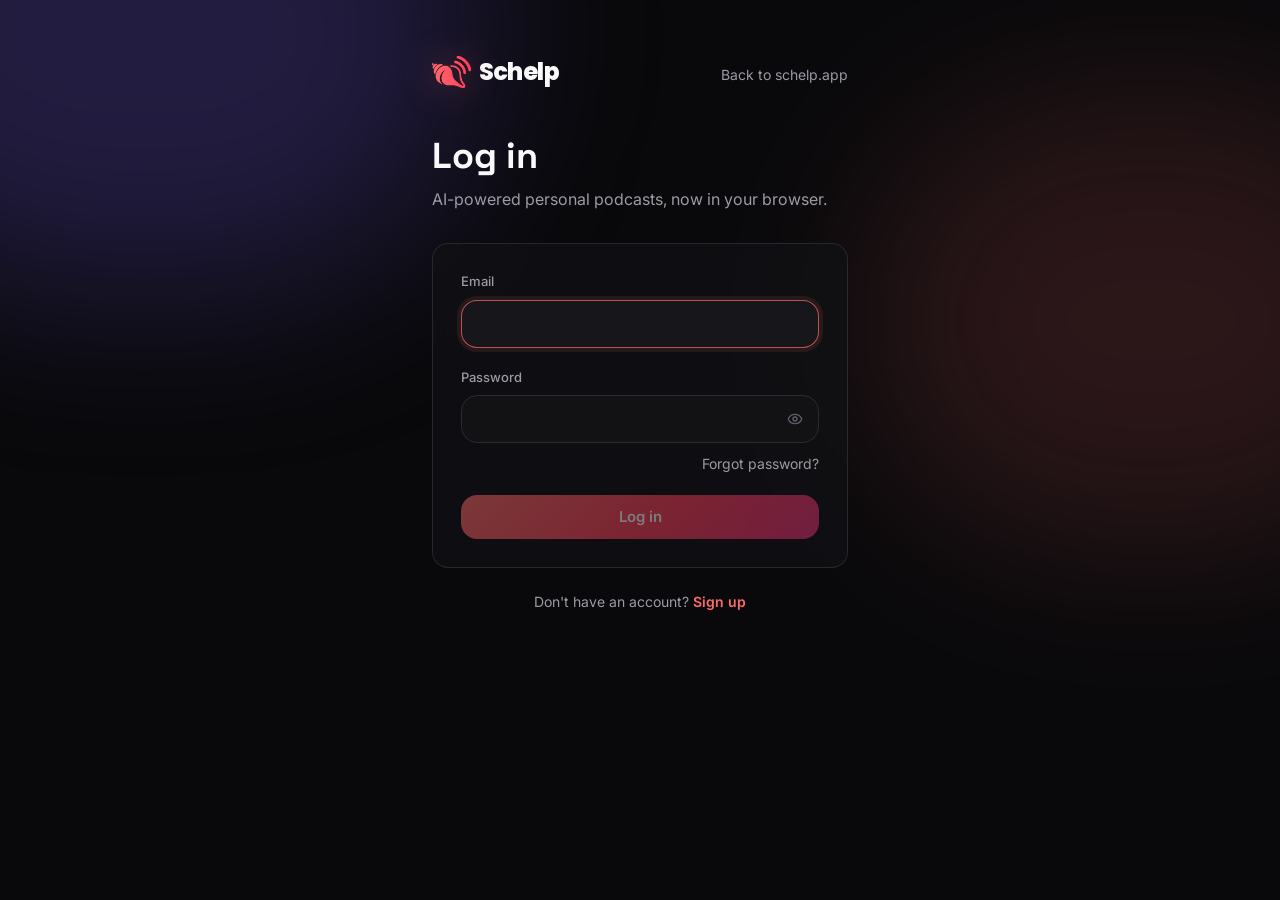
<file: studio/index.html>
<!doctype html>
<html lang="it">
  <head>
    <meta charset="UTF-8" />
    <meta name="viewport" content="width=device-width, initial-scale=1.0, viewport-fit=cover, interactive-widget=resizes-content" />
    <meta name="theme-color" content="#0D0D0D" />
    <meta name="robots" content="noindex" />
    <link rel="icon" type="image/png" href="/studio/favicon.png" />
    <link rel="manifest" href="/studio/manifest.webmanifest" />
    <link rel="apple-touch-icon" href="/studio/icon-192.png" />
    <meta name="apple-mobile-web-app-capable" content="yes" />
    <meta name="mobile-web-app-capable" content="yes" />
    <meta name="apple-mobile-web-app-status-bar-style" content="black-translucent" />
    <meta name="apple-mobile-web-app-title" content="Schelp" />
    <meta name="format-detection" content="telephone=no" />
    <link rel="preconnect" href="https://fonts.googleapis.com" />
    <link rel="preconnect" href="https://fonts.gstatic.com" crossorigin />
    <link
      rel="stylesheet"
      href="https://fonts.googleapis.com/css2?family=Inter:wght@400;500;600;700&family=Poppins:wght@600;700;800&family=Space+Grotesk:wght@500;700&family=JetBrains+Mono:wght@700&display=swap"
    />
    <title>Schelp Studio</title>
    <script type="module" crossorigin src="/studio/assets/index-Cixc4yrw.js"></script>
    <link rel="stylesheet" crossorigin href="/studio/assets/index-F1t89dmm.css">
  </head>
  <body>
    <div id="root"></div>
  </body>
</html>
</file>
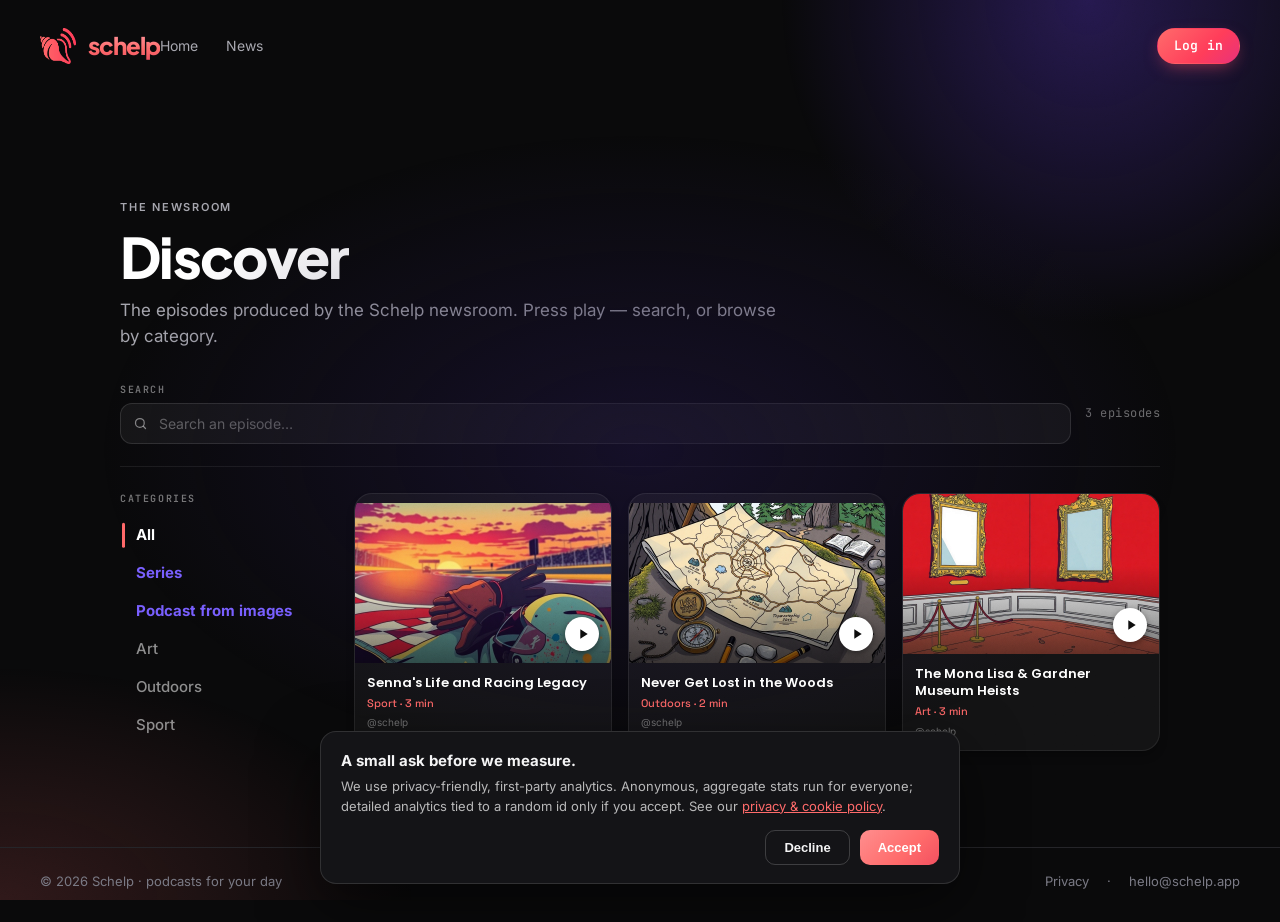
<file: discover.html>
<!doctype html>
<html lang="en">
<head>
<meta charset="utf-8">
<meta http-equiv="X-UA-Compatible" content="IE=edge">
<meta name="viewport" content="width=device-width, initial-scale=1, viewport-fit=cover">
<title data-i18n-text="discover.meta.title">Schelp — AI podcasts made for your day</title>
<meta name="description" data-i18n-attr="content:discover.meta.description" content="Listen to the podcasts from the Schelp newsroom. Real episodes, lifelike voices — search and browse by category.">
<meta name="theme-color" content="#0A0A0B">

<link rel="canonical" href="https://schelp.app/discover">
<meta name="robots" content="index, follow">

<!-- Open Graph -->
<meta property="og:type" content="website">
<meta property="og:site_name" content="Schelp">
<meta property="og:title" data-i18n-attr="content:discover.meta.title" content="Schelp — Discover the newsroom podcasts">
<meta property="og:description" data-i18n-attr="content:discover.meta.description" content="Listen to the podcasts from the Schelp newsroom. Real episodes, lifelike voices — search and browse by category.">
<meta property="og:url" content="https://schelp.app/discover">
<meta property="og:image" content="https://schelp.app/og.png">

<!-- Favicons -->
<link rel="icon" href="/logo-schelp.png">
<link rel="apple-touch-icon" href="/icon-512.png">
<link rel="manifest" href="/site.webmanifest">

<!-- Fonts (same set as the landing) -->
<link rel="preconnect" href="https://fonts.googleapis.com">
<link rel="preconnect" href="https://fonts.gstatic.com" crossorigin>
<link rel="stylesheet" href="https://fonts.googleapis.com/css2?family=Plus+Jakarta+Sans:wght@400;500;600;700;800&family=Poppins:wght@600;700&family=Inter:wght@400;500;600;700&family=Space+Grotesk:wght@500;600;700&family=JetBrains+Mono:wght@400;500;600&display=swap">

<!-- Tokens + page styles -->
<link rel="stylesheet" href="/colors_and_type.css">
<link rel="stylesheet" href="/landing.css">
<link rel="stylesheet" href="/discover.css">
<link rel="stylesheet" href="/survey.css">

<!-- Same signup endpoint as the landing (empty = the invite form simulates success) -->
<script>
  window.SchelpConfig = window.SchelpConfig || { formEndpoint: "https://api.apipodcast.org/public/signup" };
</script>

<!-- i18n dictionary (load before discover.js) -->
<script src="/i18n.js" defer></script>
<script src="/survey.js" defer></script>
<script src="/consent.js" defer></script>
<script src="/discover.js" defer></script>

<!-- Structured data -->
<script type="application/ld+json">
{
  "@context": "https://schema.org",
  "@type": "CollectionPage",
  "name": "Discover — Schelp",
  "description": "Listen to the podcasts from the Schelp newsroom. Real episodes, lifelike voices — search and browse by category.",
  "url": "https://schelp.app/discover",
  "inLanguage": "en",
  "isPartOf": { "@type": "WebSite", "name": "Schelp", "url": "https://schelp.app/" }
}
</script>
</head>
<body>
  <a class="skip-link" href="#main" data-i18n-text="a11y.skipLink">Skip to content</a>
  <div class="bg-wash" aria-hidden="true"></div>
  <div class="grain" aria-hidden="true"></div>

  <header>
    <nav class="nav" aria-label="Primary">
      <a class="brand" href="/" data-i18n-attr="aria-label:nav.brand.aria" aria-label="Schelp — home">
        <img src="/logo-schelp.png" alt="" width="36" height="36">
        <span>schelp</span>
      </a>
      <div class="links">
        <a href="/" data-i18n-text="nav.home">Home</a>
        <a href="/news" data-i18n-text="nav.news">News</a>
      </div>
      <div class="nav-actions">
        <a class="nav-discover nav-login" href="/login" data-i18n-text="nav.login">Log in</a>
      </div>
    </nav>
  </header>

  <main id="main" class="discover">
    <section class="dsc-intro">
      <div class="eyebrow" data-i18n-text="discover.eyebrow">The newsroom</div>
      <h1 class="dsc-title" data-i18n-text="discover.title">Discover</h1>
      <p class="dsc-sub" data-i18n-text="discover.subtitle">The episodes produced by the Schelp newsroom. Press play — search, or browse by category.</p>
    </section>

    <section class="dsc-filters" aria-label="Filters">
      <label class="dsc-field dsc-field-search">
        <span data-i18n-text="discover.search.label">Search</span>
        <input type="search" id="filter-search" class="dsc-search" autocomplete="off"
               data-i18n-attr="placeholder:discover.search.placeholder" placeholder="Search an episode…">
      </label>
      <span class="dsc-count" id="dsc-count" aria-live="polite"></span>
    </section>

    <div class="dsc-layout">
      <aside class="dsc-sidebar" data-i18n-attr="aria-label:discover.categories.title" aria-label="Categories">
        <h2 class="dsc-side-title" data-i18n-text="discover.categories.title">Categories</h2>
        <nav class="dsc-side-list" id="dsc-side-list"></nav>
      </aside>

      <section class="dsc-results">
        <div class="dsc-grid" id="discover-grid" hidden></div>

        <div class="dsc-state" id="discover-loading">
          <div class="dsc-spinner" aria-hidden="true"></div>
          <p class="dsc-state-sub" data-i18n-text="discover.loading">Loading episodes…</p>
        </div>

        <div class="dsc-state" id="discover-empty" hidden>
          <div class="dsc-state-icon" aria-hidden="true">🎙️</div>
          <p class="dsc-state-title" data-i18n-text="discover.empty.title">New episodes on the way</p>
          <p class="dsc-state-sub" data-i18n-text="discover.empty.sub">The Schelp newsroom hasn't published anything here yet. Check back soon.</p>
        </div>

        <!-- No-results pitch: la ricerca non ha trovato nulla → invita a generarlo con l'AI.
             Il telefono riusa il markup della scena Generate della home (classi in landing.css). -->
        <div class="dsc-pitch" id="discover-pitch" hidden>
          <div class="dsc-pitch-copy">
            <h2 class="dsc-pitch-title" data-i18n-text="discover.pitch.title">No episode for that — yet</h2>
            <p class="dsc-pitch-sub" data-i18n-text="discover.pitch.sub">Schelp is an app to listen to podcasts — and to generate them with AI. Type any prompt, exactly like the one you just searched, and Schelp turns it into a real episode.</p>
            <form id="invite-form" class="dsc-invite" novalidate>
              <input id="invite-email" type="email" name="email" required autocomplete="email" inputmode="email"
                     data-i18n-attr="placeholder:discover.pitch.emailPlaceholder" placeholder="you@email.com"
                     aria-describedby="invite-help">
              <button type="submit"><span data-i18n-text="discover.pitch.cta">Get invite</span></button>
            </form>
            <label class="dsc-invite-consent" for="invite-consent" style="display:flex;gap:8px;align-items:flex-start;font-size:13px;line-height:1.4;color:rgba(255,255,255,0.55);margin-top:12px;cursor:pointer;">
              <input type="checkbox" id="invite-consent" style="margin-top:2px;flex:0 0 auto;">
              <span data-i18n-html="consent.checkbox.html">I have read and accept the <a href="/privacy.html">privacy policy</a>.</span>
            </label>
            <div id="invite-message" class="dsc-invite-message" role="status" aria-live="polite"></div>
            <div id="invite-help" class="dsc-invite-help" data-i18n-text="discover.pitch.help">No spam — we'll only write to send your invite when Schelp is ready.</div>
          </div>
          <div class="dsc-pitch-phone" aria-hidden="true">
            <div class="phone">
              <div class="screen">
                <div class="status">
                  <span>9:41</span>
                  <span class="right">
                    <svg viewBox="0 0 16 12" fill="currentColor"><path d="M1 10h2v2H1zm3-2h2v4H4zm3-2h2v6H7zm3-2h2v8h-2zm3-2h2v10h-2z"/></svg>
                    <svg viewBox="0 0 22 12" fill="none" stroke="currentColor" stroke-width="1"><rect x="1" y="2" width="18" height="8" rx="2"/><rect x="2.5" y="3.5" width="14" height="5" fill="currentColor"/><rect x="20" y="4.5" width="1.5" height="3" fill="currentColor"/></svg>
                  </span>
                </div>
                <div class="sc-pad dsc-pitch-pad">
                  <div class="imt-wrap">
                    <div class="imt-tab is-active"><span class="imt-icon"><svg viewBox="0 0 24 24" fill="none" stroke="currentColor" stroke-width="1.7" stroke-linecap="round" stroke-linejoin="round"><path d="M13 2 4 14h7l-1 8 9-12h-7z"/></svg></span><span class="imt-text" data-i18n-text="mock.gen.tab.quick">Quick</span><span class="imt-dot" aria-hidden="true"></span></div>
                    <div class="imt-tab"><span class="imt-icon"><svg viewBox="0 0 24 24" fill="none" stroke="currentColor" stroke-width="1.7" stroke-linecap="round" stroke-linejoin="round"><circle cx="6" cy="6" r="2"/><path d="M9 6h12"/><circle cx="18" cy="12" r="2"/><path d="M3 12h12"/><circle cx="9" cy="18" r="2"/><path d="M12 18h9"/></svg></span><span class="imt-text" data-i18n-text="mock.gen.tab.advanced">Advanced</span></div>
                    <div class="imt-tab"><span class="imt-icon"><svg viewBox="0 0 24 24" fill="none" stroke="currentColor" stroke-width="1.7" stroke-linecap="round" stroke-linejoin="round"><rect x="9" y="3" width="6" height="12" rx="3"/><path d="M5 11a7 7 0 0 0 14 0"/><path d="M12 18v3"/></svg></span><span class="imt-text" data-i18n-text="mock.gen.tab.audio">Audio</span></div>
                    <div class="imt-tab"><span class="imt-icon"><svg viewBox="0 0 24 24" fill="none" stroke="currentColor" stroke-width="1.7" stroke-linecap="round" stroke-linejoin="round"><rect x="3" y="5" width="18" height="14" rx="2"/><circle cx="9" cy="10" r="1.5"/><path d="m3 17 5-5 4 4 3-3 6 6"/></svg></span><span class="imt-text" data-i18n-text="mock.gen.tab.image">Photo</span></div>
                  </div>
                  <div class="gen-prompt">
                    <div class="gen-prompt-label" data-i18n-text="mock.gen.header">What do you want to hear?</div>
                    <div class="gen-prompt-box">
                      <span class="gen-prompt-text" id="pitch-prompt"></span><span class="gen-caret" aria-hidden="true"></span>
                    </div>
                  </div>
                  <div class="qm-panel">
                    <div class="qm-header"><svg viewBox="0 0 24 24" fill="currentColor" aria-hidden="true"><path d="M13 2 4 14h7l-1 8 9-12h-7z"/></svg><span data-i18n-text="mock.qm.heading">Quick mode parameters</span></div>
                    <div class="qm-chips">
                      <div class="qm-chip"><span class="qm-chip-ico"><svg viewBox="0 0 24 24" fill="currentColor"><path d="M12 2.5l1.7 4.7 4.7 1.7-4.7 1.7L12 15.3l-1.7-4.7L5.6 8.9l4.7-1.7z"/><path d="M18.6 13.4l.85 2.25 2.25.85-2.25.85-.85 2.25-.85-2.25-2.25-.85 2.25-.85z"/></svg></span><span class="qm-chip-l" data-i18n-text="mock.qm.sources">Sources</span><span class="qm-chip-v" data-i18n-text="mock.qm.aimode">AI Mode</span></div>
                      <span class="qm-sep"></span>
                      <div class="qm-chip"><span class="qm-chip-ico"><svg viewBox="0 0 24 24" fill="none" stroke="currentColor" stroke-width="1.7" stroke-linecap="round" stroke-linejoin="round"><circle cx="12" cy="12" r="2"/><path d="M8.5 8.5a5 5 0 0 0 0 7"/><path d="M15.5 8.5a5 5 0 0 1 0 7"/><path d="M6 6a9 9 0 0 0 0 12"/><path d="M18 6a9 9 0 0 1 0 12"/></svg></span><span class="qm-chip-l" data-i18n-text="mock.qm.style">Style</span><span class="qm-chip-v" data-i18n-text="mock.qm.auto">Auto</span></div>
                      <span class="qm-sep"></span>
                      <div class="qm-chip"><span class="qm-chip-ico"><svg viewBox="0 0 24 24" fill="none" stroke="currentColor" stroke-width="1.7" stroke-linecap="round" stroke-linejoin="round"><circle cx="12" cy="12" r="9"/><path d="M12 7v5l3 2"/></svg></span><span class="qm-chip-l" data-i18n-text="mock.qm.duration">Length</span><span class="qm-chip-v">5 min</span></div>
                    </div>
                  </div>
                  <button type="button" class="gen-cta gen-cta-amber" tabindex="-1">
                    <svg viewBox="0 0 24 24" fill="currentColor" aria-hidden="true"><path d="M13 2 4 14h7l-1 8 9-12h-7z"/></svg>
                    <span data-i18n-text="mock.gen.cta">Create</span>
                  </button>
                </div>
              </div>
            </div>
          </div>
        </div>

        <div class="dsc-state" id="discover-error" hidden>
          <div class="dsc-state-icon" aria-hidden="true">⚠️</div>
          <p class="dsc-state-title" data-i18n-text="discover.error.title">Couldn't load episodes</p>
          <p class="dsc-state-sub" data-i18n-text="discover.error.sub">Something went wrong reaching the server. Please try again later.</p>
        </div>
      </section>
    </div>
  </main>

  <footer class="footer">
    <div data-i18n-text-template="footer.copyright" data-template-vars="year">© <span id="year">2026</span> Schelp · podcasts for your day</div>
    <div class="legal">
      <a href="/privacy.html" data-i18n-text="footer.privacy">Privacy</a>
      <span aria-hidden="true">·</span>
      <a href="mailto:hello@schelp.app">hello@schelp.app</a>
    </div>
  </footer>

  <!-- Player modal (filled by discover.js) -->
  <div class="dsc-modal" id="player-modal" role="dialog" aria-modal="true" aria-label="Podcast player" hidden>
    <div class="dsc-modal-backdrop" data-close></div>
    <div class="dsc-modal-body">
      <button type="button" class="dsc-modal-close" data-close data-i18n-attr="aria-label:discover.player.close" aria-label="Close player">
        <svg viewBox="0 0 24 24" fill="none" stroke="currentColor" stroke-width="2" stroke-linecap="round"><path d="M6 6l12 12M18 6 6 18"/></svg>
      </button>
      <div id="player-mount"></div>
    </div>
  </div>
</body>
</html>
</file>
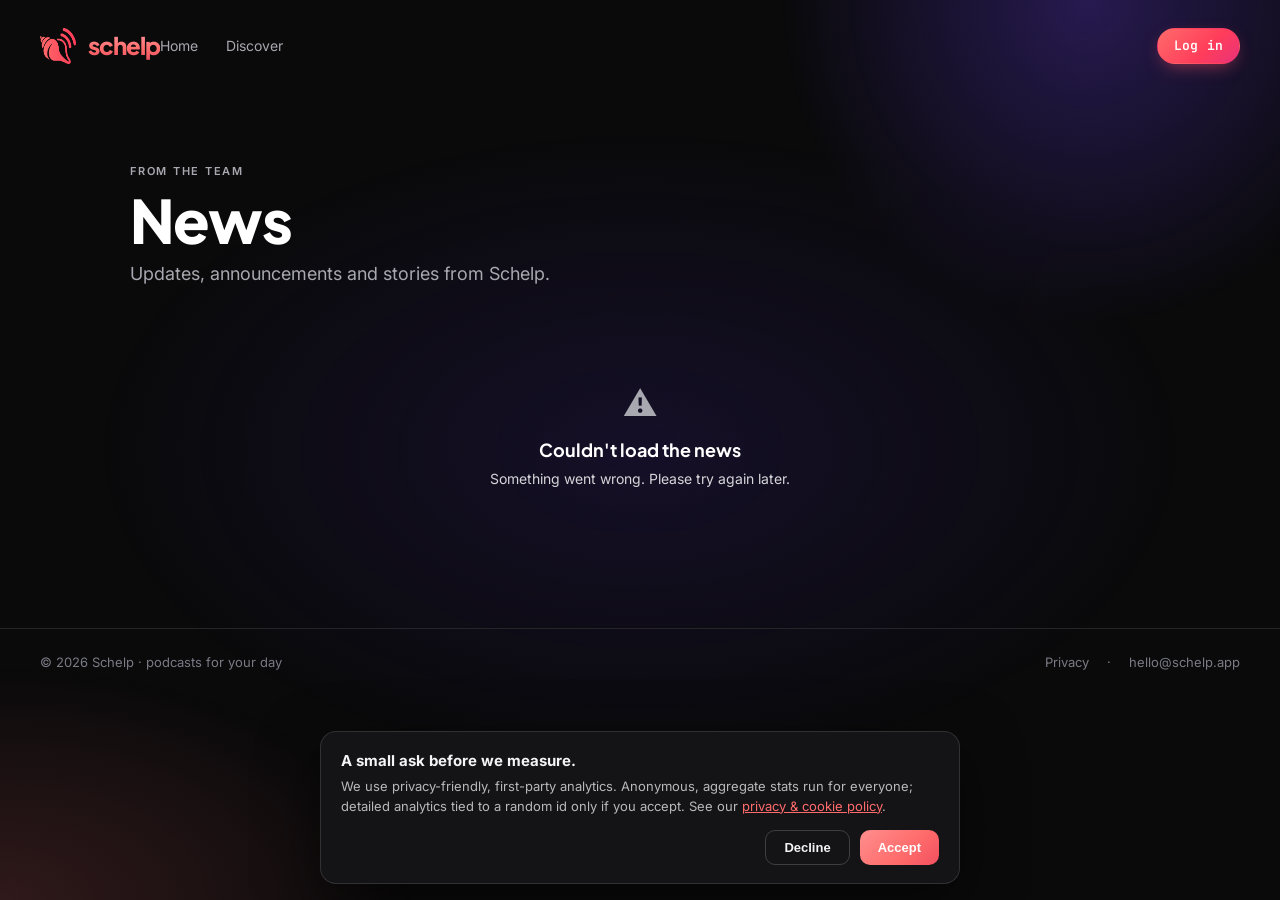
<file: news.html>
<!doctype html>
<html lang="en">
<head>
<meta charset="utf-8">
<meta http-equiv="X-UA-Compatible" content="IE=edge">
<meta name="viewport" content="width=device-width, initial-scale=1, viewport-fit=cover">
<title data-i18n-text="news.meta.title">Schelp — News</title>
<meta name="description" data-i18n-attr="content:news.meta.description" content="News and updates from the Schelp team.">
<meta name="theme-color" content="#0A0A0B">

<link rel="canonical" href="https://schelp.app/news">
<meta name="robots" content="index, follow">

<!-- Open Graph -->
<meta property="og:type" content="website">
<meta property="og:site_name" content="Schelp">
<meta property="og:title" data-i18n-attr="content:news.meta.title" content="Schelp — News">
<meta property="og:description" data-i18n-attr="content:news.meta.description" content="News and updates from the Schelp team.">
<meta property="og:url" content="https://schelp.app/news">
<meta property="og:image" content="https://schelp.app/og.png">

<!-- Favicons -->
<link rel="icon" href="/logo-schelp.png">
<link rel="apple-touch-icon" href="/icon-512.png">
<link rel="manifest" href="/site.webmanifest">

<!-- Fonts (same set as the landing) -->
<link rel="preconnect" href="https://fonts.googleapis.com">
<link rel="preconnect" href="https://fonts.gstatic.com" crossorigin>
<link rel="stylesheet" href="https://fonts.googleapis.com/css2?family=Plus+Jakarta+Sans:wght@400;500;600;700;800&family=Poppins:wght@600;700&family=Inter:wght@400;500;600;700&family=Space+Grotesk:wght@500;600;700&family=JetBrains+Mono:wght@400;500;600&display=swap">

<!-- Tokens + page styles -->
<link rel="stylesheet" href="/colors_and_type.css">
<link rel="stylesheet" href="/landing.css">
<link rel="stylesheet" href="/news.css">
<link rel="stylesheet" href="/survey.css">

<!-- i18n dictionary (load before news.js) -->
<script src="/i18n.js" defer></script>
<script src="/consent.js" defer></script>
<script src="/survey.js" defer></script>
<script src="/news.js" defer></script>
</head>
<body>
  <a class="skip-link" href="#main" data-i18n-text="a11y.skipLink">Skip to content</a>
  <div class="bg-wash" aria-hidden="true"></div>
  <div class="grain" aria-hidden="true"></div>

  <header>
    <nav class="nav" aria-label="Primary">
      <a class="brand" href="/" data-i18n-attr="aria-label:nav.brand.aria" aria-label="Schelp — home">
        <img src="/logo-schelp.png" alt="" width="36" height="36">
        <span>schelp</span>
      </a>
      <div class="links">
        <a href="/" data-i18n-text="nav.home">Home</a>
        <a href="/discover" data-i18n-text="nav.discover">Discover</a>
      </div>
      <div class="nav-actions">
        <a class="nav-discover nav-login" href="/login" data-i18n-text="nav.login">Log in</a>
      </div>
    </nav>
  </header>

  <main id="main" class="news">
    <!-- Vista elenco -->
    <section class="news-list" id="news-list">
      <div class="eyebrow" data-i18n-text="news.eyebrow">From the team</div>
      <h1 class="news-h1" data-i18n-text="news.title">News</h1>
      <p class="news-sub" data-i18n-text="news.subtitle">Updates, announcements and stories from Schelp.</p>

      <div class="news-grid" id="news-grid" hidden></div>

      <div class="news-state" id="news-loading">
        <div class="news-spinner" aria-hidden="true"></div>
        <p data-i18n-text="news.loading">Loading…</p>
      </div>
      <div class="news-state" id="news-empty" hidden>
        <div class="news-state-icon" aria-hidden="true">📰</div>
        <p class="news-state-title" data-i18n-text="news.empty.title">Nothing here yet</p>
        <p class="news-state-sub" data-i18n-text="news.empty.sub">Check back soon for updates from the Schelp team.</p>
      </div>
      <div class="news-state" id="news-error" hidden>
        <div class="news-state-icon" aria-hidden="true">⚠️</div>
        <p class="news-state-title" data-i18n-text="news.error.title">Couldn't load the news</p>
        <p class="news-state-sub" data-i18n-text="news.error.sub">Something went wrong. Please try again later.</p>
      </div>
    </section>

    <!-- Vista articolo (riempita da news.js) -->
    <article class="news-article" id="news-article" hidden></article>
  </main>

  <footer class="footer">
    <div data-i18n-text-template="footer.copyright" data-template-vars="year">© <span id="year">2026</span> Schelp · podcasts for your day</div>
    <div class="legal">
      <a href="/privacy.html" data-i18n-text="footer.privacy">Privacy</a>
      <span aria-hidden="true">·</span>
      <a href="mailto:hello@schelp.app">hello@schelp.app</a>
    </div>
  </footer>
</body>
</html>
</file>
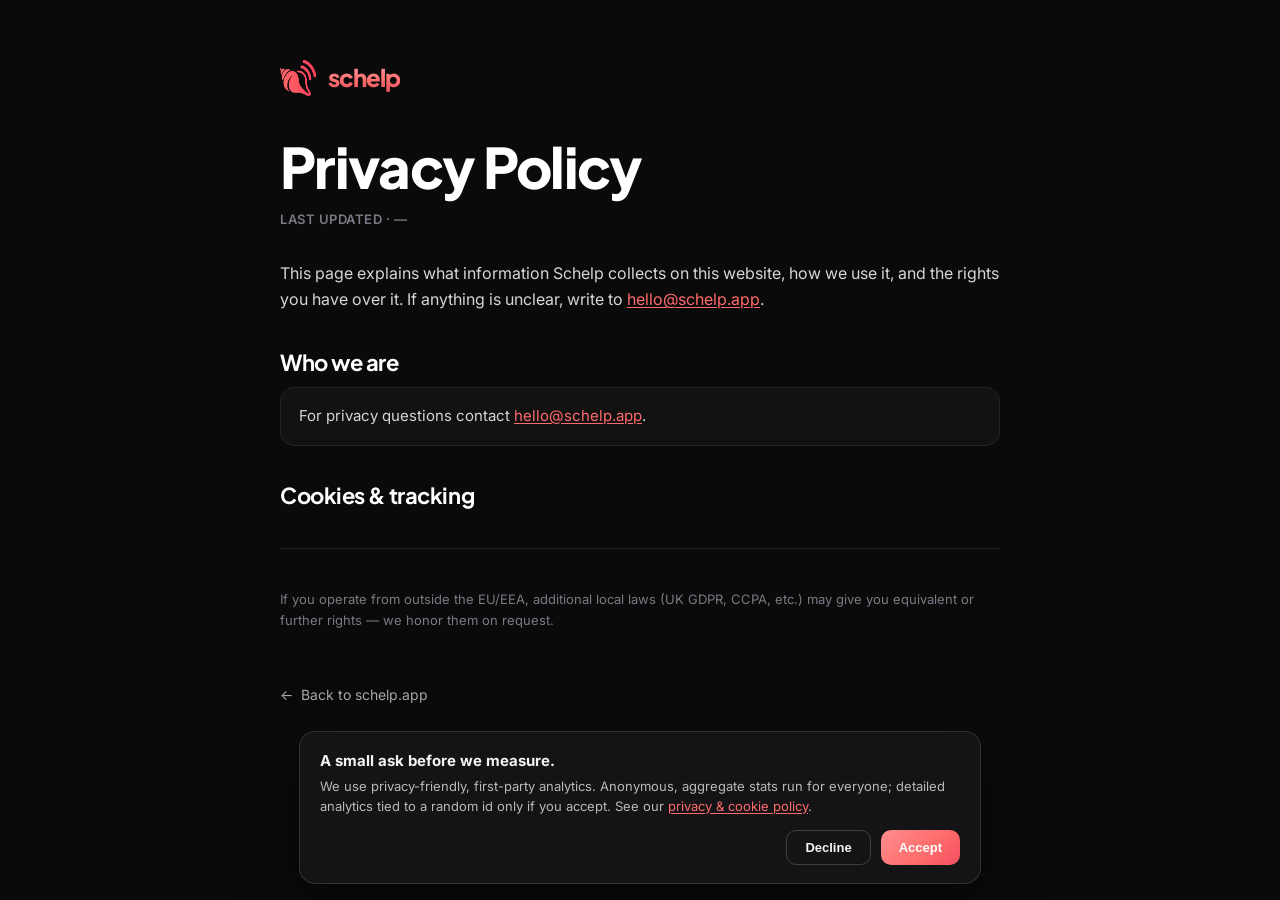
<file: privacy.html>
<!doctype html>
<html lang="en">
<head>
<meta charset="utf-8">
<meta name="viewport" content="width=device-width, initial-scale=1">
<title>Privacy Policy Schelp App </title>
<meta name="description" content="How Schelp collects, uses and protects the information you share.">
<meta name="robots" content="index, follow">
<link rel="icon" href="logo-schelp.png">
<link rel="preconnect" href="https://fonts.googleapis.com">
<link rel="preconnect" href="https://fonts.gstatic.com" crossorigin>
<link rel="stylesheet" href="https://fonts.googleapis.com/css2?family=Plus+Jakarta+Sans:wght@400;500;600;700;800&family=Poppins:wght@600;700;800&family=Inter:wght@400;500;600;700&family=Space+Grotesk:wght@500;600;700&family=JetBrains+Mono:wght@400;500;600&display=swap">
<link rel="stylesheet" href="colors_and_type.css">
<style>
  body { font-family: var(--font-body); color: var(--fg-2); background: var(--bg-page); margin: 0; }
  .container { max-width: 720px; margin: 0 auto; padding: 60px 24px 80px; }
  .top { display: flex; align-items: center; gap: 12px; margin-bottom: 40px; text-decoration: none; }
  .top img { width: 36px; height: 36px; }
  .top span { font-family: var(--font-display); font-weight: 800; font-size: 24px; letter-spacing: -0.04em; background: var(--grad-shell); -webkit-background-clip: text; background-clip: text; color: transparent; }
  h1 { font-family: var(--font-display); font-weight: 800; font-size: clamp(36px, 5vw, 56px); letter-spacing: -0.03em; color: var(--fg-1); margin: 0 0 12px; line-height: 1.1; }
  .updated { color: var(--fg-4); font-size: 13px; letter-spacing: 0.04em; text-transform: uppercase; font-weight: 600; margin-bottom: 32px; }
  h2 { font-family: var(--font-display); font-weight: 700; font-size: 22px; letter-spacing: -0.02em; color: var(--fg-1); margin: 36px 0 12px; }
  p { font-size: 16px; line-height: 1.65; margin: 0 0 14px; color: var(--fg-2); }
  ul { padding-left: 22px; margin: 0 0 14px; }
  li { margin-bottom: 6px; line-height: 1.6; color: var(--fg-2); }
  a { color: var(--coral-500); text-underline-offset: 2px; }
  code { font-family: var(--font-mono); font-size: 13px; background: rgba(255,255,255,0.06); padding: 1px 5px; border-radius: 5px; }
  .back { display: inline-flex; align-items: center; gap: 8px; color: var(--fg-3); text-decoration: none; margin-top: 40px; font-size: 14px; }
  .back:hover { color: var(--fg-1); }
  .back::before { content: "←"; }
  hr { border: 0; border-top: 1px solid var(--border-subtle); margin: 40px 0; }
  .small { color: var(--fg-4); font-size: 13px; line-height: 1.6; }
  .cookie-table { width: 100%; border-collapse: collapse; margin: 8px 0 18px; font-size: 14px; }
  .cookie-table th, .cookie-table td { text-align: left; padding: 9px 10px; border-bottom: 1px solid var(--border-subtle); vertical-align: top; }
  .cookie-table th { color: var(--fg-3); font-weight: 600; font-size: 12px; text-transform: uppercase; letter-spacing: 0.03em; }
  .who { background: rgba(255,255,255,0.03); border: 1px solid var(--border-subtle); border-radius: 14px; padding: 16px 18px; margin: 0 0 8px; }
  .who p { margin: 0; font-size: 15px; }
</style>
</head>
<body>
  <div class="container">
    <a class="top" href="index.html">
      <img src="logo-schelp.png" alt="">
      <span>schelp</span>
    </a>

    <h1>Privacy Policy</h1>
    <div class="updated" id="pp-updated">Last updated · —</div>

    <p>This page explains what information Schelp collects on this website, how we use it, and the rights you have over it. If anything is unclear, write to <a id="pp-email-inline" href="mailto:hello@schelp.app">hello@schelp.app</a>.</p>

    <h2>Who we are</h2>
    <div class="who" id="pp-who">
      <p>Loading…</p>
    </div>

    <div id="pp-body"></div>

    <h2>Cookies &amp; tracking</h2>
    <div id="pp-cookies"></div>

    <hr>
    <p class="small">If you operate from outside the EU/EEA, additional local laws (UK GDPR, CCPA, etc.) may give you equivalent or further rights — we honor them on request.</p>

    <a class="back" href="index.html">Back to schelp.app</a>
  </div>

  <script src="consent.js" defer></script>
  <script>
  (function () {
    var API = /^(localhost|127\.0\.0\.1|::1|\[::1\])$/.test(location.hostname) ? "" : "https://api.apipodcast.org";
    function esc(s) { return String(s == null ? "" : s).replace(/[&<>"']/g, function (c) { return { "&": "&amp;", "<": "&lt;", ">": "&gt;", '"': "&quot;", "'": "&#39;" }[c]; }); }
    fetch(API + "/public/legal", { headers: { Accept: "application/json" } })
      .then(function (r) { return r.ok ? r.json() : null; })
      .then(function (d) {
        if (!d) return;
        var email = d.controller_email || "hello@schelp.app";
        if (d.last_updated) document.getElementById("pp-updated").textContent = "Last updated · " + d.last_updated;
        var names = [d.controller_name_1, d.controller_name_2].filter(Boolean).map(esc).join(" and ");
        var who = "<p>Schelp is an independent project run jointly by " +
          "<strong>" + (names || "[the joint controllers]") + "</strong> as joint data controllers (two individuals, no company). " +
          "For privacy questions or to exercise your rights, contact us at <a href=\"mailto:" + esc(email) + "\">" + esc(email) + "</a>";
        who += ".</p>";
        document.getElementById("pp-who").innerHTML = who;
        document.getElementById("pp-email-inline").setAttribute("href", "mailto:" + email);
        document.getElementById("pp-email-inline").textContent = email;
        if (d.privacy_body) document.getElementById("pp-body").innerHTML = d.privacy_body;
        if (d.cookie_body) document.getElementById("pp-cookies").innerHTML = d.cookie_body;
      })
      .catch(function () {
        document.getElementById("pp-who").innerHTML = "<p>For privacy questions contact <a href=\"mailto:hello@schelp.app\">hello@schelp.app</a>.</p>";
      });
  })();
  </script>
</body>
</html>
</file>
<file: colors_and_type.css>
/* ============================================================
   SCHELP — Design tokens
   ------------------------------------------------------------
   Schelp is a dark-first podcast app. The palette pivots on
   a coral/pink primary (lifted from the logo gradient) against
   a near-black canvas, with deep indigo for hero surfaces and
   a violet secondary used sparingly for category tags.
   ============================================================ */

/* -------------------- Fonts -------------------- */
/* Three voices on this page:
   - Plus Jakarta Sans  — geometric grotesque, for most headings + UI chrome
   - Fraunces (display) — variable serif with editorial opsz, used ONLY on the
     hero H1 to set a slower, more confident opening voice
   - Poppins            — for the wordmark "schelp" in the app mockup, matching
     the brand mark used in the React Native app
   - Inter              — neutral pairing for body copy
   - JetBrains Mono     — countdown digits, language toggle, micro-meta        */

/* Fonts are loaded via <link rel="stylesheet"> in the page <head> (index.html /
   privacy.html) — faster than @import, which serializes behind this stylesheet. */

:root {
  /* -------------------- Color: Brand -------------------- */
  --coral-50:  #FFF1F1;
  --coral-100: #FFD9DC;
  --coral-200: #FFB3B9;
  --coral-300: #FF8C95;
  --coral-400: #FF6E78;   /* hover / lighter */
  --coral-500: #FF6B6B;   /* PRIMARY — FAB, active icons, key dates (matches app colors.ts primary) */
  --coral-600: #F25060;   /* logo darker stop */
  --coral-700: #D63A4D;   /* press */
  --coral-800: #A82839;
  --coral-900: #6E1A26;

  --violet-50:  #EFEAFF;
  --violet-100: #D9CFFF;
  --violet-200: #B6A3FF;
  --violet-300: #9A85FF;
  --violet-400: #8A70FF;
  --violet-500: #7B61FF;   /* SECONDARY — category tags ("Cinema", "Economia") (matches app colors.ts secondary) */
  --violet-600: #6450E0;
  --violet-700: #4B3CB8;

  /* Indigo: hero / featured surface gradient */
  --indigo-900: #1F1541;
  --indigo-800: #271858;
  --indigo-700: #2B1A66;
  --indigo-600: #3A2480;
  --indigo-glow: #4B2EA8;

  /* -------------------- Color: Neutrals (dark-first) -------------------- */
  --ink-0:   #000000;
  --ink-10:  #0A0A0B;     /* page background */
  --ink-20:  #0D0D0F;     /* alt surface */
  --ink-30:  #141417;     /* card / elevated surface */
  --ink-40:  #1A1A1F;     /* tag / chip bg, secondary surface */
  --ink-50:  #252529;     /* divider, hairline */
  --ink-60:  #34343A;     /* border, disabled */
  --ink-70:  #555560;
  --ink-80:  #7A7A85;
  --ink-90:  #A8A8B0;     /* secondary text */
  --ink-95:  #D6D6DA;
  --ink-100: #FFFFFF;     /* primary text */

  /* -------------------- Semantic surface tokens -------------------- */
  --bg-page:        var(--ink-10);
  --bg-surface:     var(--ink-30);
  --bg-surface-2:   var(--ink-40);
  --bg-elevated:    #1E1E24;
  --bg-hero:        linear-gradient(135deg, var(--indigo-700) 0%, var(--indigo-900) 100%);
  --bg-hero-glow:   radial-gradient(120% 80% at 80% 0%, var(--indigo-glow) 0%, transparent 55%),
                    linear-gradient(135deg, var(--indigo-700) 0%, var(--indigo-900) 100%);

  /* -------------------- Semantic foreground tokens -------------------- */
  --fg-1: var(--ink-100);   /* high-emphasis text, headings */
  --fg-2: var(--ink-95);    /* body text on dark */
  --fg-3: var(--ink-90);    /* secondary, captions */
  --fg-4: var(--ink-80);    /* muted, placeholder, calendar past days */
  --fg-disabled: var(--ink-70);
  --fg-on-coral: #FFFFFF;
  --fg-on-violet-tag: var(--violet-500);  /* violet text on dark chip */

  /* -------------------- Border tokens -------------------- */
  --border-subtle:  var(--ink-50);
  --border-default: var(--ink-60);
  --border-strong:  var(--ink-70);
  --border-focus:   var(--coral-500);

  /* -------------------- Accent / status -------------------- */
  --accent:         var(--coral-500);
  --accent-hover:   var(--coral-400);
  --accent-press:   var(--coral-700);
  --accent-soft:    rgba(254, 107, 107, 0.12);
  --accent-ring:    rgba(254, 107, 107, 0.35);

  --success: #3FCF8E;
  --warning: #F5B947;
  --danger:  #FF5C6C;
  --info:    var(--violet-500);

  /* -------------------- Gradients (signature) -------------------- */
  --grad-coral:   linear-gradient(135deg, #FF8A98 0%, #FE6B6B 50%, #F25060 100%);
  --grad-shell:   linear-gradient(180deg, #FF9DA6 0%, #FE6B6B 60%, #E84A5E 100%); /* matches logo */
  --grad-indigo:  linear-gradient(135deg, #4B2EA8 0%, #2B1A66 60%, #1F1541 100%);
  --grad-waveform: linear-gradient(180deg, rgba(255,255,255,0.55) 0%, rgba(255,255,255,0.10) 100%);

  /* -------------------- Radii -------------------- */
  --radius-xs: 6px;
  --radius-sm: 10px;
  --radius-md: 14px;
  --radius-lg: 20px;     /* cards */
  --radius-xl: 28px;     /* hero card */
  --radius-2xl: 36px;
  --radius-pill: 999px;

  /* -------------------- Spacing scale (4 / 8 base) -------------------- */
  --space-1: 4px;
  --space-2: 8px;
  --space-3: 12px;
  --space-4: 16px;
  --space-5: 20px;
  --space-6: 24px;
  --space-8: 32px;
  --space-10: 40px;
  --space-12: 48px;
  --space-16: 64px;
  --space-20: 80px;
  --space-24: 96px;

  /* -------------------- Shadows -------------------- */
  --shadow-xs: 0 1px 2px rgba(0,0,0,0.4);
  --shadow-sm: 0 2px 8px rgba(0,0,0,0.45);
  --shadow-md: 0 10px 24px -8px rgba(0,0,0,0.6);
  --shadow-lg: 0 24px 48px -12px rgba(0,0,0,0.7);
  --shadow-glow-coral:  0 10px 30px -6px rgba(254, 107, 107, 0.55);
  --shadow-glow-indigo: 0 16px 60px -10px rgba(75, 46, 168, 0.55);

  /* -------------------- Motion -------------------- */
  --ease-out:    cubic-bezier(0.22, 1, 0.36, 1);     /* default — gentle settle */
  --ease-in-out: cubic-bezier(0.65, 0, 0.35, 1);
  --ease-spring: cubic-bezier(0.34, 1.56, 0.64, 1);  /* press release */
  --dur-fast:   120ms;
  --dur-base:   220ms;
  --dur-slow:   400ms;

  /* -------------------- Type — families -------------------- */
  --font-display: 'Plus Jakarta Sans', 'SF Pro Display', system-ui, sans-serif;
  --font-serif:   'Fraunces', 'Iowan Old Style', 'Apple Garamond', Georgia, serif;
  --font-brand:   'Poppins', 'Plus Jakarta Sans', system-ui, sans-serif;
  --font-body:    'Inter', 'SF Pro Text', system-ui, sans-serif;
  --font-mono:    'JetBrains Mono', ui-monospace, monospace;

  /* -------------------- Type — sizes / leading -------------------- */
  --fs-display-xl: clamp(56px, 9vw, 120px);
  --fs-display-lg: clamp(44px, 6.5vw, 80px);
  --fs-display:    clamp(36px, 5vw, 56px);
  --fs-h1:         40px;
  --fs-h2:         28px;
  --fs-h3:         22px;
  --fs-h4:         18px;
  --fs-body-lg:    18px;
  --fs-body:       16px;
  --fs-body-sm:    14px;
  --fs-caption:    13px;
  --fs-micro:      11px;

  --lh-tight:   1.05;
  --lh-snug:    1.2;
  --lh-normal:  1.4;
  --lh-relaxed: 1.6;

  --tracking-tightest: -0.04em;
  --tracking-tight:    -0.02em;
  --tracking-normal:   0;
  --tracking-wide:     0.04em;
  --tracking-widest:   0.16em;
}

/* ============================================================
   Semantic element styles — apply these to real elements.
   ============================================================ */

html, body {
  background: var(--bg-page);
  color: var(--fg-1);
  font-family: var(--font-body);
  font-size: var(--fs-body);
  line-height: var(--lh-normal);
  -webkit-font-smoothing: antialiased;
  text-rendering: optimizeLegibility;
}

.display-xl, .display-lg, .display, h1, h2, h3, h4 {
  font-family: var(--font-display);
  color: var(--fg-1);
  font-weight: 700;
  letter-spacing: var(--tracking-tight);
  line-height: var(--lh-tight);
  text-wrap: balance;
}

.display-xl { font-size: var(--fs-display-xl); font-weight: 800; letter-spacing: var(--tracking-tightest); }
.display-lg { font-size: var(--fs-display-lg); font-weight: 800; letter-spacing: var(--tracking-tightest); }
.display    { font-size: var(--fs-display);    font-weight: 700; }

h1 { font-size: var(--fs-h1); line-height: var(--lh-tight); }
h2 { font-size: var(--fs-h2); line-height: var(--lh-snug); }
h3 { font-size: var(--fs-h3); line-height: var(--lh-snug); }
h4 { font-size: var(--fs-h4); line-height: var(--lh-snug); }

p, .body { font-size: var(--fs-body); line-height: var(--lh-normal); color: var(--fg-2); }
.body-lg { font-size: var(--fs-body-lg); line-height: var(--lh-relaxed); color: var(--fg-2); }
.body-sm { font-size: var(--fs-body-sm); line-height: var(--lh-normal); color: var(--fg-3); }
.caption { font-size: var(--fs-caption); line-height: var(--lh-normal); color: var(--fg-3); letter-spacing: var(--tracking-normal); }
.micro,
.eyebrow { font-size: var(--fs-micro); line-height: var(--lh-normal); color: var(--fg-3); text-transform: uppercase; letter-spacing: var(--tracking-widest); font-weight: 600; }

code, pre, .mono { font-family: var(--font-mono); font-size: 0.95em; }
</file>
<file: landing.css>
/* =================================================
   Schelp landing — production styles
   Tokens come from ../../colors_and_type.css
   ================================================= */

* { box-sizing: border-box; }
/* overflow-x: clip (not hidden) — keeps horizontal overflow out of view
   WITHOUT creating a scrolling context, which would break `position: sticky`
   on the scrollytelling phone. Supported in Chrome/Edge 90+, Firefox 81+, Safari 16+. */
html, body { margin: 0; min-height: 100vh; min-height: 100svh; background: var(--bg-page); overflow-x: clip; }
body { font-family: var(--font-body); color: var(--fg-1); position: relative; }

/* ---------- A11y: skip link & focus ---------- */
.skip-link {
  position: absolute; top: -40px; left: 16px;
  background: var(--coral-500); color: #fff;
  padding: 10px 18px; border-radius: 999px;
  text-decoration: none; font-weight: 600; font-size: 14px;
  z-index: 100;
  transition: top 180ms var(--ease-out);
}
.skip-link:focus { top: 16px; outline: 2px solid #fff; outline-offset: 2px; }

:focus { outline: none; }
:focus-visible {
  outline: 2px solid var(--coral-500);
  outline-offset: 3px;
  border-radius: 4px;
}
button:focus-visible, a:focus-visible { outline-offset: 4px; }

/* ---------- Ambient backgrounds ---------- */
.bg-wash {
  position: fixed; inset: 0; pointer-events: none; z-index: 0;
  background:
    radial-gradient(40vw 60vh at 85% 0%, rgba(75,46,168,0.45) 0%, transparent 60%),
    radial-gradient(50vw 40vh at 0% 100%, rgba(254,107,107,0.16) 0%, transparent 65%),
    radial-gradient(60vw 50vh at 50% 50%, rgba(31,21,65,0.55) 0%, transparent 70%);
}
.grain {
  position: fixed; inset: 0; pointer-events: none; z-index: 1; opacity: 0.35; mix-blend-mode: overlay;
  background-image: url("data:image/svg+xml;utf8,<svg xmlns='http://www.w3.org/2000/svg' width='200' height='200'><filter id='n'><feTurbulence baseFrequency='0.9' numOctaves='2' stitchTiles='stitch'/><feColorMatrix values='0 0 0 0 0 0 0 0 0 0 0 0 0 0 0 0 0 0 0.18 0'/></filter><rect width='100%' height='100%' filter='url(%23n)'/></svg>");
}

/* ---------- Nav ---------- */
.nav {
  position: relative; z-index: 5;
  display: flex; justify-content: space-between; align-items: center;
  padding: 28px 40px; max-width: 1440px; margin: 0 auto;
  /* clear the notch on landscape / cover viewports */
  padding-top: max(28px, env(safe-area-inset-top));
}
.nav .brand { display: flex; align-items: center; gap: 12px; text-decoration: none; }
.nav .brand img { width: 36px; height: 36px; display: block; }
.nav .brand span {
  font-family: var(--font-display); font-weight: 800; font-size: 24px; letter-spacing: -0.04em;
  background: var(--grad-shell); -webkit-background-clip: text; background-clip: text; color: transparent;
}
.nav .links { display: flex; gap: 28px; color: var(--fg-3); font-size: 14px; }
.nav .links a { color: var(--fg-3); text-decoration: none; transition: color 120ms var(--ease-out); }
.nav .links a:hover { color: var(--fg-1); }
.nav .lang {
  display: inline-flex; gap: 6px; align-items: center;
  font-size: 13px; color: var(--fg-4);
  font-family: var(--font-mono); font-weight: 500;
  background: transparent; border: 1px solid transparent;
  padding: 6px 10px; border-radius: 999px;
  cursor: pointer;
  transition: color 120ms var(--ease-out), border-color 120ms var(--ease-out), background 120ms var(--ease-out);
}
.nav .lang b { color: var(--fg-1); font-weight: 600; }
.nav .lang:hover { color: var(--fg-2); border-color: var(--border-subtle); background: rgba(20,20,23,0.4); }
.nav .lang:active { transform: scale(0.97); }

/* ---------- Hero ---------- */
.hero {
  position: relative; z-index: 4;
  max-width: 1440px; margin: 0 auto;
  padding: 60px 40px 80px;
  display: grid; grid-template-columns: minmax(0, 1.05fr) minmax(0, 0.95fr); gap: 64px; align-items: center;
}
.badge {
  display: inline-flex; align-items: center; gap: 8px;
  padding: 7px 14px 7px 8px;
  border: 1px solid var(--border-subtle);
  background: rgba(20,20,23,0.6); backdrop-filter: blur(12px);
  border-radius: 999px; font-size: 12px; color: var(--fg-2); font-weight: 500;
  letter-spacing: 0.02em; margin-bottom: 28px;
}
.badge .dot { width: 8px; height: 8px; border-radius: 999px; background: var(--coral-500); box-shadow: 0 0 0 4px rgba(254,107,107,0.18); animation: pulse 2.4s var(--ease-out) infinite; }
@keyframes pulse { 0%, 100% { box-shadow: 0 0 0 4px rgba(254,107,107,0.18) } 50% { box-shadow: 0 0 0 8px rgba(254,107,107,0.04) } }
.badge .eq { display: inline-flex; gap: 2px; align-items: end; margin-right: 2px; }
.badge .eq i {
  width: 2px; background: var(--coral-500); border-radius: 1px;
  animation: eq 880ms cubic-bezier(0.4, 0, 0.6, 1) infinite alternate;
}
.badge .eq i:nth-child(1) { height: 6px;  animation-delay: 0ms;   }
.badge .eq i:nth-child(2) { height: 10px; animation-delay: 140ms; }
.badge .eq i:nth-child(3) { height: 5px;  animation-delay: 280ms; }
@keyframes eq {
  0%   { transform: scaleY(0.35); }
  100% { transform: scaleY(1);    }
}
.badge .eq i { transform-origin: bottom; }

.display {
  font-family: var(--font-display);
  font-weight: 800;
  font-size: clamp(48px, 6.4vw, 92px);
  line-height: 1.02; letter-spacing: -0.045em;
  margin: 0 0 24px; text-wrap: balance;
  padding-bottom: 0.06em;
}
.display .shell {
  background: var(--grad-shell);
  -webkit-background-clip: text; background-clip: text; color: transparent;
  display: inline-block;
  padding-bottom: 0.08em;
  margin-bottom: -0.08em;
}
.lede {
  font-size: clamp(17px, 1.4vw, 20px); line-height: 1.55;
  color: var(--fg-3); max-width: 540px; margin: 0 0 36px;
}
.lede em { color: var(--fg-1); font-style: normal; font-weight: 500; }

/* Coming-soon line (replaces the email form while the app is pre-launch) */
.hero-soon {
  display: inline-flex; align-items: center; gap: 11px;
  font-family: var(--font-display); font-weight: 600;
  font-size: clamp(16px, 1.5vw, 19px); letter-spacing: -0.01em;
  color: var(--fg-2); margin: 8px 0 0;
}
.hero-soon::before {
  content: ""; width: 9px; height: 9px; border-radius: 999px; flex: 0 0 9px;
  background: var(--coral-500); box-shadow: 0 0 0 4px rgba(254,107,107,0.18);
  animation: pulse 2.4s var(--ease-out) infinite;
}

/* ---------- Email form ---------- */
.form {
  max-width: 520px; display: flex; gap: 8px;
  background: var(--ink-30); border: 1px solid var(--border-subtle);
  border-radius: 999px; padding: 6px 6px 6px 22px;
  transition: border-color 220ms var(--ease-out), box-shadow 220ms var(--ease-out);
}
.form:focus-within { border-color: var(--coral-500); box-shadow: 0 0 0 5px rgba(254,107,107,0.18), var(--shadow-glow-coral); }
.form.is-error { border-color: var(--danger); }
.form input {
  background: transparent; border: 0; outline: 0;
  color: var(--fg-1); font: inherit; font-size: 15px;
  flex: 1; min-width: 0;
}
.form input::placeholder { color: var(--fg-4); }
.form button {
  border: 0; cursor: pointer;
  background: var(--coral-500); color: #fff;
  font-family: var(--font-display); font-weight: 600;
  font-size: 14px; letter-spacing: -0.005em;
  padding: 0 22px; height: 44px; border-radius: 999px;
  display: inline-flex; align-items: center; gap: 6px;
  transition: all 220ms var(--ease-out);
  white-space: nowrap;
}
.form button:hover:not(:disabled) { background: var(--coral-400); box-shadow: var(--shadow-glow-coral); }
.form button:active:not(:disabled) { background: var(--coral-700); transform: scale(0.97); }
.form button:disabled { opacity: 0.7; cursor: not-allowed; }
.form button .spinner {
  width: 14px; height: 14px;
  border: 2px solid rgba(255,255,255,0.3);
  border-top-color: #fff;
  border-radius: 999px;
  animation: spin 700ms linear infinite;
}
@keyframes spin { to { transform: rotate(360deg); } }
.form-help { color: var(--fg-4); font-size: 12px; margin-top: 14px; padding-left: 22px; }
.form-help b { color: var(--coral-500); font-weight: 600; }
.form-help a { color: var(--fg-3); text-decoration: underline; text-decoration-color: var(--ink-60); text-underline-offset: 2px; }
.form-help a:hover { color: var(--fg-1); }
.form-message {
  margin-top: 12px; padding: 10px 18px;
  border-radius: 14px; font-size: 13px;
  display: none; align-items: center; gap: 8px;
  animation: slideIn 220ms var(--ease-out);
}
.form-message svg { width: 16px; height: 16px; flex-shrink: 0; }
.form-message.is-visible { display: inline-flex; }
.form-message.is-success { background: rgba(63, 207, 142, 0.12); color: var(--success); border: 1px solid rgba(63, 207, 142, 0.3); }
.form-message.is-error   { background: rgba(255, 92, 108, 0.12); color: var(--danger);  border: 1px solid rgba(255, 92, 108, 0.3); }
@keyframes slideIn { from { opacity: 0; transform: translateY(-4px); } to { opacity: 1; transform: translateY(0); } }

/* ---------- Phone mock — faithful to the real RN app ---------- */
.phone-wrap {
  position: relative;
  display: flex; justify-content: center; align-items: center;
  min-height: 720px;
}
.phone-halo {
  position: absolute; inset: 0;
  background:
    radial-gradient(50% 50% at 30% 35%, rgba(254,107,107,0.22) 0%, transparent 70%),
    radial-gradient(55% 55% at 70% 70%, rgba(123,98,255,0.32) 0%, transparent 70%);
  filter: blur(24px); pointer-events: none;
}
.phone {
  width: 360px; height: 720px;
  background: #000; border-radius: 54px; padding: 8px;
  box-shadow:
    0 0 0 1.5px var(--ink-60),
    0 50px 100px -30px rgba(0,0,0,0.85),
    0 30px 80px -20px rgba(75,46,168,0.45);
  position: relative;
}
.phone::before {
  content: ""; position: absolute; top: 18px; left: 50%; transform: translateX(-50%);
  width: 110px; height: 30px; background: #000; border-radius: 999px; z-index: 10;
}
.screen {
  background: #0D0D0D; border-radius: 46px;
  width: 100%; height: 100%; overflow: hidden;
  position: relative; display: flex; flex-direction: column;
}
/* Hide all scrollbars inside the phone — content can still scroll, just no UI chrome */
.phone *,
.phone *::-webkit-scrollbar {
  scrollbar-width: none;
  -ms-overflow-style: none;
}
.phone *::-webkit-scrollbar { display: none; width: 0; height: 0; }
.status {
  display: flex; justify-content: space-between; align-items: center;
  padding: 16px 30px 0; color: #fff;
  font-family: var(--font-display); font-weight: 600; font-size: 14px;
  flex: 0 0 auto;
  position: relative; z-index: 10;
  background: #0D0D0D;
  height: 28px;
}
.status .right { display: flex; gap: 6px; align-items: center; }
.status .right svg { width: 16px; height: 12px; color: #fff; }

.home {
  padding: 40px 14px 130px;       /* bottom: tab bar 60 + mini-player ~52 + buffer */
  flex: 1; min-height: 0;
  display: flex; flex-direction: column; gap: 14px;
  overflow: hidden;
  /* Fade-out tail so content dissolves before hitting the mini-player */
  -webkit-mask-image: linear-gradient(to bottom, #000 0%, #000 calc(100% - 130px), transparent calc(100% - 30px));
          mask-image: linear-gradient(to bottom, #000 0%, #000 calc(100% - 130px), transparent calc(100% - 30px));
}
/* Lock every dashboard section at its intrinsic height so the hero panel
   doesn't get squeezed to zero when the column overflows. */
.home > * { flex-shrink: 0; }

/* -------------------- 1a. Hero panel (Dashboard banner) -------------------- */
.hero-panel {
  position: relative; overflow: hidden;
  background: #0F0F14;
  border: 1px solid rgba(255,255,255,0.06);
  border-radius: 22px;
  padding: 14px 14px 12px;
  display: flex; flex-direction: column; gap: 14px;
  isolation: isolate;
}
.hero-panel::before { /* top inner sheen — matches HeroGradient hairline */
  content: ""; position: absolute; left: 1px; right: 1px; top: 1px;
  height: 1px; background: rgba(255,255,255,0.06); border-radius: 22px 22px 0 0;
  pointer-events: none;
}
.hero-panel::after { /* diagonal coral + purple glows */
  content: ""; position: absolute; inset: 0; pointer-events: none; z-index: -1;
  background:
    radial-gradient(60% 50% at 12% 0%, rgba(255,107,107,0.18) 0%, transparent 70%),
    radial-gradient(60% 50% at 100% 100%, rgba(123,97,255,0.18) 0%, transparent 70%);
}

.hp-top { display: flex; align-items: center; gap: 9px; }
.hp-wordmark {
  font-family: var(--font-brand); font-weight: 700; font-size: 18px;
  color: #FFFFFF; letter-spacing: -0.02em; line-height: 1;
}
.hp-spacer { flex: 1; }
.hp-avatar {
  width: 30px; height: 30px; border-radius: 999px;
  background: linear-gradient(135deg, #2B1A66, #4B2EA8);
  color: rgba(255,255,255,0.92);
  display: flex; align-items: center; justify-content: center;
  border: 1px solid rgba(255,255,255,0.10);
}
.hp-avatar svg { width: 18px; height: 18px; }
.hp-sub {
  font-family: var(--font-body); font-size: 12px; color: rgba(255,255,255,0.6);
  margin: -4px 0 2px;
}

/* BrandMark — real app logo, with a subtle coral halo so it doesn't sit flat */
.brandmark {
  width: 28px; height: 28px; flex: 0 0 28px;
  display: block; object-fit: contain;
  filter: drop-shadow(0 0 6px rgba(255, 107, 107, 0.28));
  animation: bm-glow 2400ms ease-in-out infinite alternate;
}
@keyframes bm-glow {
  0%   { filter: drop-shadow(0 0 4px rgba(255, 107, 107, 0.18)); }
  100% { filter: drop-shadow(0 0 10px rgba(255, 107, 107, 0.45)); }
}

/* KPI grid 3-col */
.hp-kpi {
  display: grid; grid-template-columns: 1fr 1fr 1fr;
  background: rgba(0,0,0,0.18); border-radius: 14px;
  overflow: hidden;
}
.hp-kpi .cell {
  padding: 9px 8px 10px;
  display: flex; flex-direction: column; align-items: center; gap: 2px;
  border-left: 1px solid rgba(255,255,255,0.05);
}
.hp-kpi .cell:first-child { border-left: 0; }
.hp-kpi .v {
  font-family: var(--font-display); font-weight: 700; font-size: 17px;
  letter-spacing: -0.02em; color: #fff; line-height: 1.1;
  font-variant-numeric: tabular-nums;
  font-feature-settings: "tnum" 1, "lnum" 1;
  display: inline-flex; align-items: center; gap: 1px;
}
.hp-kpi .v .flame {
  display: inline-block; transform: translateY(-1px); margin-right: 3px;
  filter: drop-shadow(0 0 4px rgba(255,107,107,0.45));
}
.hp-kpi .l {
  font-family: var(--font-body); font-size: 9.5px;
  color: rgba(255,255,255,0.5);
  letter-spacing: 0.02em;
}

/* HeroCTA — resume listening card */
.hp-cta {
  display: flex; align-items: center; gap: 10px;
  background: rgba(255,255,255,0.04);
  border: 1px solid rgba(255,255,255,0.06);
  border-radius: 14px;
  padding: 8px;
}
.hp-cta .cov {
  width: 42px; height: 42px; border-radius: 10px; flex: 0 0 42px;
  border: 1px solid rgba(255,255,255,0.08);
  object-fit: cover;
}
.hp-cta .meta { flex: 1; min-width: 0; display: flex; flex-direction: column; gap: 1px; }
.hp-cta .eyebrow {
  font-family: var(--font-body); font-size: 8.5px; font-weight: 700;
  color: var(--coral-500); letter-spacing: 0.16em; text-transform: uppercase;
  margin-bottom: 1px;
}
.hp-cta .t {
  font-family: var(--font-display); font-weight: 600; font-size: 12px;
  color: #fff; line-height: 1.2; letter-spacing: -0.01em;
  display: -webkit-box; -webkit-line-clamp: 2; -webkit-box-orient: vertical;
  overflow: hidden;
}
.hp-cta .s {
  font-family: var(--font-body); font-size: 10.5px;
  color: rgba(255,255,255,0.5); margin-top: 1px;
}
.hp-cta .chev {
  width: 18px; height: 18px; color: rgba(255,255,255,0.45);
  flex: 0 0 18px;
}
.hp-cta .play {
  width: 32px; height: 32px; border-radius: 999px;
  background: var(--coral-500); color: #fff;
  display: flex; align-items: center; justify-content: center;
  box-shadow: 0 4px 12px rgba(255,107,107,0.4);
}
.hp-cta .play svg { width: 14px; height: 14px; }

/* -------------------- 1b. Continue Listening carousel -------------------- */
.cl {
  display: flex; flex-direction: column; gap: 10px;
  padding: 0 4px;
}
.cl-label {
  font-family: var(--font-body); font-size: 10px; font-weight: 600;
  color: rgba(255,255,255,0.55);
  text-transform: uppercase; letter-spacing: 0.1em;
}
.cl-row {
  display: flex; gap: 10px; overflow: hidden;
  margin: 0 -4px; padding: 0 4px;
}
.cl-card {
  flex: 0 0 96px; display: flex; flex-direction: column; gap: 6px;
}
.cl-card .cov {
  width: 96px; height: 96px; border-radius: 12px;
  border: 1px solid rgba(255,255,255,0.06);
  position: relative; overflow: hidden;
  background: var(--ink-30);
}
.cl-card .cov img {
  width: 100%; height: 100%;
  object-fit: cover;
  display: block;
}
.cl-card .cov::after {
  content: ""; position: absolute; left: 0; right: 0; bottom: 0;
  height: 3px; background: rgba(0,0,0,0.4);
}
.cl-card .cov i.prog {
  position: absolute; left: 0; bottom: 0; height: 3px;
  background: var(--coral-500); z-index: 1;
  box-shadow: 0 0 6px rgba(255,107,107,0.6);
}
.cl-card .t {
  font-family: var(--font-display); font-size: 10.5px; font-weight: 600;
  color: rgba(255,255,255,0.92); line-height: 1.25;
  display: -webkit-box; -webkit-line-clamp: 2; -webkit-box-orient: vertical;
  overflow: hidden;
}

/* -------------------- Section labels (shared) -------------------- */
.sec-label {
  font-family: var(--font-body); font-size: 10px; font-weight: 600;
  color: rgba(255,255,255,0.55);
  text-transform: uppercase; letter-spacing: 0.1em;
}

/* -------------------- Suggerimenti della settimana -------------------- */
.sug-section {
  display: flex; flex-direction: column; gap: 10px;
  padding: 0 4px;
}
.sug-row {
  display: flex; gap: 10px; overflow: hidden;
  margin: 0 -4px; padding: 0 4px;
}
.sug-card {
  flex: 0 0 168px;
  background: var(--ink-30);
  border: 1px solid rgba(255,255,255,0.05);
  border-radius: 14px;
  padding: 10px;
  display: flex; flex-direction: column; gap: 8px;
}
.sug-card .cov {
  width: 100%; height: 96px; border-radius: 10px;
  overflow: hidden;
  border: 1px solid rgba(255,255,255,0.04);
  background: var(--ink-40);
}
.sug-card .cov img { width: 100%; height: 100%; object-fit: cover; display: block; }
.sug-card .t {
  font-family: var(--font-display); font-weight: 600; font-size: 11.5px;
  color: rgba(255,255,255,0.95); line-height: 1.25; letter-spacing: -0.005em;
  display: -webkit-box; -webkit-line-clamp: 2; -webkit-box-orient: vertical;
  overflow: hidden;
}
.sug-card .d {
  font-family: var(--font-body); font-size: 10px;
  color: rgba(255,255,255,0.5); line-height: 1.35;
  display: -webkit-box; -webkit-line-clamp: 2; -webkit-box-orient: vertical;
  overflow: hidden;
}
.sug-card .meta {
  display: flex; justify-content: space-between; align-items: center;
  margin-top: auto;
}
.sug-card .tag {
  background: var(--ink-40); color: var(--violet-300);
  font-size: 9px; font-weight: 700;
  padding: 3px 7px; border-radius: 6px;
  letter-spacing: 0.02em;
}
.sug-card .tag.cat-cinema { color: #FF9DA6; }
.sug-card .tag.cat-sport  { color: #F5B947; }
.sug-card .tag.cat-tech   { color: var(--violet-300); }
.sug-card .tag.cat-cultura{ color: #3FCF8E; }
.sug-card .tag.cat-storia { color: #FFB347; }
.sug-card .dur {
  display: inline-flex; align-items: center; gap: 4px;
  font-family: var(--font-body); font-size: 9.5px; font-weight: 500;
  color: rgba(255,255,255,0.5);
}
.sug-card .dur svg { width: 10px; height: 10px; stroke-width: 2; }

/* -------------------- La tua giornata (day strip) -------------------- */
.day-section {
  display: flex; flex-direction: column; gap: 8px;
  padding: 0 4px;
}
.day-row {
  display: grid; grid-template-columns: repeat(6, 1fr); gap: 4px;
  background: rgba(0,0,0,0.18); border-radius: 12px;
  padding: 10px 6px;
}
.day-cell {
  display: flex; flex-direction: column; align-items: center;
  gap: 7px; padding: 2px 0;
}
.day-cell .n {
  font-family: var(--font-display); font-size: 13px; font-weight: 600;
  color: rgba(255,255,255,0.45);
  font-variant-numeric: tabular-nums;
  letter-spacing: -0.02em;
}
.day-cell .dot {
  width: 5px; height: 5px; border-radius: 999px;
  background: rgba(255,255,255,0.15);
}
.day-cell.past .n  { color: rgba(255,255,255,0.7); }
.day-cell.past .dot { background: rgba(255,255,255,0.35); }
.day-cell.past.done .dot { background: var(--success); }
.day-cell.today .n {
  color: #fff;
  background: var(--coral-500);
  width: 26px; height: 26px; border-radius: 999px;
  display: flex; align-items: center; justify-content: center;
  box-shadow: 0 4px 10px rgba(255,107,107,0.4);
  margin-top: -3px;
}
.day-cell.today .dot { background: var(--coral-500); box-shadow: 0 0 6px rgba(255,107,107,0.6); }
.day-cell.future .dot {
  background: transparent;
  border: 1px solid rgba(255,255,255,0.18);
  width: 5px; height: 5px;
}

/* -------------------- 1c. MiniPlayer (above tab bar) -------------------- */
.miniplayer {
  position: absolute; left: 0; right: 0; bottom: 60px;
  background: rgba(20,20,25,0.95);
  -webkit-backdrop-filter: blur(20px); backdrop-filter: blur(20px);
  border-top: 1px solid rgba(255,255,255,0.06);
  padding: 8px 12px 8px;
}
.miniplayer .progress {
  position: absolute; left: 0; right: 0; top: 0; height: 2px;
  background: rgba(255,255,255,0.1);
}
.miniplayer .progress i {
  display: block; height: 100%; width: 35%;
  background: var(--coral-500);
}
.miniplayer .row {
  display: flex; align-items: center; gap: 10px;
}
.miniplayer .cov {
  width: 36px; height: 36px; border-radius: 8px; flex: 0 0 36px;
  border: 1px solid rgba(255,255,255,0.06);
  object-fit: cover;
}
.miniplayer .t {
  flex: 1; min-width: 0;
  font-family: var(--font-display); font-weight: 600; font-size: 12px;
  color: #fff; letter-spacing: -0.01em;
  white-space: nowrap; overflow: hidden; text-overflow: ellipsis;
}
.miniplayer .wave {
  display: flex; align-items: end; gap: 1.5px;
  height: 16px; width: 56px; flex: 0 0 56px;
}
.miniplayer .wave i {
  width: 2px; border-radius: 1px;
  background: rgba(255,255,255,0.25);
}
.miniplayer .wave i.played { background: #4ADE80; }
.miniplayer .time {
  font-family: var(--font-mono); font-size: 10.5px;
  color: rgba(255,255,255,0.55);
  font-variant-numeric: tabular-nums;
}
.miniplayer .play {
  width: 28px; height: 28px; border-radius: 999px;
  background: var(--coral-500); color: #fff;
  display: flex; align-items: center; justify-content: center;
}
.miniplayer .play svg { width: 12px; height: 12px; }

/* -------------------- 1e. Tab bar (icon-only, faithful 5-tabs) -------------------- */
.tabbar {
  position: absolute; left: 0; right: 0; bottom: 0;
  height: 60px;
  background: rgba(20,20,25,0.96);
  -webkit-backdrop-filter: blur(22px); backdrop-filter: blur(22px);
  border-top: 1px solid rgba(255,255,255,0.08);
  display: grid; grid-template-columns: repeat(5, 1fr);
  align-items: center; padding: 0 4px;
}
.tab {
  display: flex; align-items: center; justify-content: center;
  height: 100%; position: relative;
  color: rgba(255,255,255,0.5);
}
.tab svg { width: 22px; height: 22px; stroke-width: 1.5; }
.tab.active { color: var(--coral-500); }
.tab.active::after {
  content: ""; position: absolute; bottom: 8px; left: 50%; transform: translateX(-50%);
  width: 4px; height: 4px; border-radius: 999px; background: var(--coral-500);
  box-shadow: 0 0 6px rgba(255,107,107,0.6);
}
.tab.fab-slot { /* keep grid cell empty under the FAB */
  visibility: hidden;
}

/* -------------------- 1f. FAB "Genera" + sonar rings -------------------- */
.fab-wrap {
  position: absolute; left: 50%; transform: translateX(-50%);
  bottom: 26px; /* tab bar is 60px, FAB peeks ~14px above its top edge */
  width: 48px; height: 48px;
  z-index: 3;
}
.fab {
  width: 48px; height: 48px; border-radius: 999px;
  background: linear-gradient(135deg, #FF8E8E 0%, #FF6B6B 60%, #F25060 100%);
  box-shadow: 0 8px 16px rgba(255,107,107,0.4);
  display: flex; align-items: center; justify-content: center;
  color: #fff; position: relative; z-index: 2;
}
.fab svg { width: 22px; height: 22px; stroke-width: 2; }
.fab-wrap .sonar {
  position: absolute; inset: 0; border-radius: 999px;
  border: 1.5px solid rgba(255,107,107,0.45);
  animation: sonar 2200ms cubic-bezier(0.22, 1, 0.36, 1) infinite;
  pointer-events: none; z-index: 1;
}
.fab-wrap .sonar.s2 { animation-delay: 800ms; }
.fab-wrap .sonar.s3 { animation-delay: 1500ms; }
@keyframes sonar {
  0%   { opacity: 0.5; transform: scale(1); }
  90%, 100% { opacity: 0; transform: scale(1.95); }
}

.ring { position: absolute; pointer-events: none; opacity: 0.08; }
.ring-1 { top: -60px; right: -120px; width: 480px; }
.ring-2 { bottom: -100px; left: -160px; width: 420px; }

/* ---------- Countdown ---------- */
.countdown-wrap { position: relative; z-index: 3; max-width: 1440px; margin: 0 auto; padding: 60px 40px 40px; }
.countdown-card {
  background: var(--ink-30); border: 1px solid var(--border-subtle);
  border-radius: 28px; padding: 36px 48px;
  display: grid; grid-template-columns: 1.3fr 1fr; gap: 48px; align-items: center;
}
.countdown-card .eyebrow { font-size: 11px; letter-spacing: 0.2em; text-transform: uppercase; color: var(--coral-500); font-weight: 700; margin-bottom: 16px; }
.countdown-card h3 { font-family: var(--font-display); font-weight: 700; font-size: 28px; letter-spacing: -0.02em; margin: 0 0 8px; color: var(--fg-1); }
.countdown-card p { color: var(--fg-3); font-size: 15px; line-height: 1.55; margin: 0; }
.counter { display: grid; grid-template-columns: repeat(4, 1fr); gap: 12px; }
.counter .unit { background: var(--ink-10); border-radius: 16px; padding: 18px 8px; text-align: center; border: 1px solid var(--border-subtle); }
.counter .unit .n { font-family: var(--font-display); font-weight: 800; font-size: 38px; line-height: 1; letter-spacing: -0.04em; color: var(--fg-1); font-variant-numeric: tabular-nums; }
.counter .unit .l { font-size: 10px; letter-spacing: 0.16em; text-transform: uppercase; color: var(--fg-4); font-weight: 600; margin-top: 8px; }
.countdown-arrived { display: none; }
.countdown-card.is-arrived .counter { display: none; }
.countdown-card.is-arrived .countdown-arrived {
  display: flex; align-items: center; gap: 14px;
  background: var(--coral-500); color: #fff;
  padding: 20px 24px; border-radius: 20px;
  font-family: var(--font-display); font-weight: 700; font-size: 22px;
  letter-spacing: -0.02em;
}

/* ============================================================
   How it works — scroll-driven storytelling
   ============================================================ */
.howitworks {
  position: relative; z-index: 3;
  max-width: 1280px; margin: 0 auto;
  padding: 80px 40px 100px;
}
.hiw-intro {
  max-width: 760px; margin: 0 auto 72px;
  text-align: center;
}
.hiw-intro .eyebrow {
  font-family: var(--font-mono);
  font-size: 11px; letter-spacing: 0.3em;
  text-transform: uppercase;
  color: var(--coral-500); font-weight: 600;
  margin: 0;
}
.hiw-intro h2 {
  font-family: var(--font-display); font-weight: 700;
  font-size: clamp(32px, 4.4vw, 56px);
  letter-spacing: -0.025em; line-height: 1.05;
  margin: 18px 0 0; text-wrap: balance;
}

.hiw-scrolly {
  display: grid;
  grid-template-columns: 1fr 360px;
  gap: 100px; align-items: start;
  position: relative;
}

.hiw-text {
  display: flex; flex-direction: column;
  grid-column: 1; grid-row: 1;
}

.hiw-step {
  min-height: 78vh;
  display: flex; flex-direction: column; justify-content: center;
  padding: 40px 0;
  opacity: 0.32;
  filter: blur(0.4px);
  transform: translateY(14px);
  transition:
    opacity 600ms var(--ease-out),
    filter  600ms var(--ease-out),
    transform 600ms var(--ease-out);
  will-change: opacity, transform;
}
.hiw-step.is-active {
  opacity: 1;
  filter: blur(0);
  transform: translateY(0);
}

.hiw-step-num {
  font-family: var(--font-mono); font-weight: 600;
  font-size: clamp(64px, 9vw, 120px);
  letter-spacing: -0.04em; line-height: 0.9;
  color: transparent;
  -webkit-text-stroke: 1.5px var(--coral-500);
  margin-bottom: 18px;
  user-select: none;
}
.hiw-step h3 {
  font-family: var(--font-display); font-weight: 700;
  font-size: clamp(28px, 3.4vw, 42px);
  letter-spacing: -0.02em; line-height: 1.08;
  margin: 0 0 14px; text-wrap: balance;
  color: var(--fg-1);
}
.hiw-step p {
  font-size: 17px; line-height: 1.55;
  color: var(--fg-3);
  max-width: 480px; margin: 0;
}
.hiw-bullets {
  list-style: none; padding: 0; margin: 24px 0 0;
  display: flex; flex-wrap: wrap; gap: 8px;
}
.hiw-bullets li {
  background: rgba(255,255,255,0.04);
  border: 1px solid rgba(255,255,255,0.08);
  padding: 6px 13px; border-radius: 999px;
  font-size: 13px; font-weight: 500;
  color: var(--fg-2);
}

/* Multi-substep step (step 1 contains 4 sub-scenes).
   The macro step header (number + heading + body + bullets) is sticky at
   the top of the step's container — it stays put while the 4 substeps
   scroll past on the right of the rail, and the phone (column 2) also
   stays sticky in parallel. */
.hiw-step-multi {
  min-height: auto;
  padding: 60px 0 0;
  display: block; /* override flex from .hiw-step */
  opacity: 1; filter: none; transform: none;
}
.hiw-step-head {
  position: sticky;
  top: calc(50vh - 280px);  /* roughly the same vertical as the phone */
  padding-bottom: 28px;
  z-index: 2;
  isolation: isolate;
}
/* Opaque shield behind the head — masks any substep text that might bleed
   through during the sticky→release transition between substeps and the next
   step. Soft fade at the bottom so the edge doesn't read as a hard cut. */
.hiw-step-head::before {
  content: "";
  position: absolute;
  inset: -36px -60px -32px -48px;
  /* Soft elliptical dark wash anchored behind the text. Feathers out on every
     side — no hard right edge, no square corners — so it blends into the ambient
     gradient while still masking substep text that scrolls behind the sticky head. */
  background: radial-gradient(
    ellipse 64% 88% at 27% 46%,
    var(--bg-page) 0%,
    var(--bg-page) 42%,
    rgba(10, 10, 11, 0) 80%
  );
  z-index: -1;
  pointer-events: none;
}
.hiw-step-head .hiw-step-num,
.hiw-step-head h3,
.hiw-step-head p,
.hiw-step-head .hiw-bullets { margin-left: 0; }
.hiw-substeps {
  margin-top: 180px;
  position: relative;
}

/* Architecture:
   - `.substeps-display` is a sticky slot pinned under the step header. Inside,
     the 4 substeps are stacked absolutely on top of each other — only the
     `.is-active` one is visible (opacity fade).
   - `.substep-spacer` divs (one per substep) sit below in normal flow, each
     100vh tall, and act as scroll consumers + IntersectionObserver triggers.
     As each spacer enters the viewport's central band, the JS toggles which
     substep is active. */
.substeps-display {
  position: sticky;
  top: calc(50vh + 80px);
  min-height: 200px;
  margin-bottom: 0;
}
.hiw-substep {
  position: absolute;
  top: 0; left: 0; right: 0;
  display: flex;
  flex-direction: column;
  gap: 12px;
  padding: 4px 0;
  opacity: 0;
  pointer-events: none;
  transition: opacity 400ms var(--ease-out);
}
.hiw-substep.is-active {
  opacity: 1;
  pointer-events: auto;
}

.substep-spacer {
  height: 100vh;
  pointer-events: none;
}

.hiw-sub-tag {
  /* Substep number chips (1.1, 1.2, …) removed by request — hidden on every viewport. */
  display: none;
  font-family: var(--font-mono); font-size: 12px; font-weight: 700;
  color: var(--coral-500);
  letter-spacing: 0.08em;
  padding: 4px 10px;
  background: rgba(255,107,107,0.12);
  border: 1px solid rgba(255,107,107,0.3);
  border-radius: 999px;
  align-self: flex-start;
}
.hiw-sub-content { display: flex; flex-direction: column; gap: 8px; }
.hiw-sub-content h4 {
  font-family: var(--font-display); font-weight: 700; font-size: 22px;
  letter-spacing: -0.015em; line-height: 1.2;
  color: rgba(255,255,255,0.95);
  margin: 0;
}
.hiw-sub-content p {
  font-family: var(--font-body); font-size: 15px;
  line-height: 1.55;
  color: var(--fg-3);
  margin: 0;
  max-width: 440px;
}

/* gen-sub — 4 sub-scenes inside scene-generate, crossfade */
.scene-generate { /* keep parent absolute */ }
.gen-sub {
  position: absolute; inset: 0;
  opacity: 0;
  pointer-events: none;
  transition: opacity 400ms var(--ease-out);
}
.gen-sub.is-active {
  opacity: 1;
  pointer-events: auto;
}

/* ---------- Sticky phone wrapper ---------- */
.hiw-phone-wrap {
  position: sticky; top: max(40px, calc(50vh - 360px));
  width: 360px; height: 720px;
  align-self: start;
  grid-column: 2; grid-row: 1;
}
.hiw-phone-wrap::before {
  content: ""; position: absolute; inset: -15% -25%;
  background: radial-gradient(
    60% 50% at 50% 50%,
    var(--scene-tint, rgba(255,107,107,0.20)) 0%,
    transparent 70%
  );
  filter: blur(40px); z-index: -1;
  transition: background 700ms var(--ease-out);
  pointer-events: none;
}
.hiw-phone-wrap[data-scene="generate"] { --scene-tint: rgba(255,107,107,0.24); }
.hiw-phone-wrap[data-scene="tune"]     { --scene-tint: rgba(123,97,255,0.24); }
.hiw-phone-wrap[data-scene="plan"]     { --scene-tint: rgba(255,179,71,0.22); }
.hiw-phone-wrap[data-scene="detail"]   { --scene-tint: rgba(52,211,153,0.24); }

.hiw-phone-wrap .phone { margin: 0; }

/* Mobile-only macro-step title + caption slots inside the pinned stage (see
   <=900px block). Hidden on desktop, where the rail's own text carries the story. */
.hiw-m-title { display: none; }
.hiw-m-subtitle { display: none; }
.hiw-m-caption { display: none; }
/* Mobile-only trailing scroll spacer (see <=900px block). */
.hiw-tail-spacer { display: none; }
@keyframes hiwCapIn {
  from { opacity: 0; transform: translateY(7px); }
  to   { opacity: 1; transform: none; }
}

/* Scenes (overlapping in the .screen) */
.scene {
  position: absolute; left: 0; right: 0;
  top: 40px;
  bottom: 0;
  opacity: 0; pointer-events: none;
  transform: translateY(8px) scale(0.99);
  transition:
    opacity 450ms var(--ease-out),
    transform 450ms var(--ease-out);
}
.scene.is-active {
  opacity: 1; pointer-events: auto;
  transform: none;
}
.sc-pad {
  padding: 24px 18px 18px;
  display: flex; flex-direction: column; gap: 16px;
  height: 100%;
}
.sc-header {
  font-family: var(--font-display); font-weight: 600;
  font-size: 13px; letter-spacing: -0.01em;
  color: rgba(255,255,255,0.55);
  text-align: center;
}

/* =====================================================
   SCENE 1 — Generate (matches GenerateScreen.tsx + InputModeTabs)
   ===================================================== */
.g-steps {
  display: flex; align-items: center; gap: 4px;
  padding: 0 4px;
}
.g-step { display: flex; flex-direction: column; align-items: center; gap: 4px; flex: 0 0 auto; }
.g-step-c {
  width: 28px; height: 28px; border-radius: 999px;
  background: var(--ink-30);
  border: 1px solid rgba(255,255,255,0.08);
  color: rgba(255,255,255,0.35);
  display: flex; align-items: center; justify-content: center;
}
.g-step-c svg { width: 14px; height: 14px; }
.g-step.is-active .g-step-c {
  background: var(--coral-500); border-color: var(--coral-500);
  color: #fff; box-shadow: 0 4px 12px rgba(255,107,107,0.4);
}
.g-step-l {
  font-family: var(--font-body); font-size: 8.5px; font-weight: 600;
  color: rgba(255,255,255,0.4); letter-spacing: 0.02em;
}
.g-step.is-active .g-step-l { color: rgba(255,255,255,0.92); }
.g-step-line {
  flex: 1 1 0; height: 1px; background: rgba(255,255,255,0.08);
  margin-top: -10px;
}

/* InputModeTabs (4 tabs row, faithful to imt.* StyleSheet) */
.imt-wrap {
  flex-direction: row;
  background: var(--ink-30);
  border-radius: 16px;
  padding: 6px;
  gap: 4px;
  border: 1px solid rgba(255,255,255,0.05);
  display: grid; grid-template-columns: repeat(4, 1fr);
}
.imt-tab {
  position: relative;
  display: flex; flex-direction: column; align-items: center; gap: 6px;
  padding: 9px 4px 12px;
  border-radius: 12px;
  background: transparent;
}
.imt-icon {
  width: 28px; height: 28px; border-radius: 999px;
  background: rgba(255,255,255,0.04);
  border: 1px solid rgba(255,255,255,0.06);
  color: rgba(255,255,255,0.55);
  display: flex; align-items: center; justify-content: center;
}
.imt-icon svg { width: 14px; height: 14px; }
.imt-text {
  font-family: var(--font-body); font-size: 9.5px; font-weight: 600;
  color: rgba(255,255,255,0.55);
  letter-spacing: 0.01em;
}
.imt-tab.is-active .imt-icon {
  background: var(--coral-500); border-color: var(--coral-500);
  color: #fff;
  box-shadow: 0 2px 8px rgba(255,107,107,0.45);
}
.imt-tab.is-active .imt-text { color: #fff; }
.imt-dot {
  position: absolute; bottom: 4px; left: 50%; transform: translateX(-50%);
  width: 4px; height: 4px; border-radius: 999px; background: var(--coral-500);
}

/* Prompt area */
.gen-prompt { display: flex; flex-direction: column; gap: 8px; }
.gen-prompt-label {
  font-family: var(--font-display); font-weight: 600; font-size: 13px;
  color: rgba(255,255,255,0.85);
}
.gen-prompt-box {
  background: var(--ink-30);
  border: 1.5px solid rgba(255,107,107,0.4);
  border-radius: 14px;
  padding: 14px 14px;
  min-height: 92px;
  font-family: var(--font-body); font-size: 12.5px;
  color: rgba(255,255,255,0.92); line-height: 1.45;
  display: flex; align-items: flex-start; flex-wrap: wrap;
  box-shadow: 0 0 0 4px rgba(255,107,107,0.06);
}
.gen-prompt-text { color: rgba(255,255,255,0.55); }
.gen-caret {
  display: inline-block;
  width: 1.5px; height: 14px; margin-left: 2px;
  background: var(--coral-500); vertical-align: middle;
  animation: gen-blink 1100ms steps(2) infinite;
}
@keyframes gen-blink {
  0%, 50% { opacity: 1; }
  51%, 100% { opacity: 0; }
}

/* QuickModePanel — amber recap (matches QuickModePanel in GenerateScreen.tsx) */
.qm-panel {
  border: 1px solid rgba(245,158,11,0.25);
  border-radius: 14px;
  padding: 12px;
  background: linear-gradient(135deg, rgba(255,107,107,0.12) 0%, rgba(245,158,11,0.08) 100%);
  display: flex; flex-direction: column; gap: 10px;
}
.qm-header {
  display: flex; align-items: center; gap: 6px;
  font-family: var(--font-display); font-weight: 700; font-size: 10px;
  color: #F59E0B;
  text-transform: uppercase; letter-spacing: 0.06em;
}
.qm-header svg { width: 12px; height: 12px; }
.qm-chips {
  display: flex; align-items: stretch;
}
.qm-chip {
  flex: 1;
  display: flex; flex-direction: column; align-items: center; gap: 4px;
  padding: 2px 0;
}
.qm-chip-ico {
  width: 28px; height: 28px; border-radius: 9px;
  background: rgba(245,158,11,0.15);
  color: #F59E0B;
  display: flex; align-items: center; justify-content: center;
}
.qm-chip-ico svg { width: 14px; height: 14px; }
.qm-chip-l {
  font-family: var(--font-body); font-size: 9px; font-weight: 500;
  color: rgba(255,255,255,0.55);
}
.qm-chip-v {
  font-family: var(--font-display); font-size: 12px; font-weight: 800;
  color: rgba(255,255,255,0.95); letter-spacing: -0.005em;
}
.qm-sep {
  width: 1px;
  background: rgba(255,255,255,0.06);
  margin: 4px 0;
}

.gen-cta {
  margin-top: auto;
  display: inline-flex; align-items: center; justify-content: center; gap: 8px;
  height: 44px; border-radius: 14px; border: 0;
  background: linear-gradient(135deg, #FF8E8E 0%, #FF6B6B 60%, #F25060 100%);
  color: #fff;
  font-family: var(--font-display); font-weight: 700; font-size: 14px;
  letter-spacing: -0.005em;
  box-shadow: 0 6px 16px rgba(255,107,107,0.4);
  cursor: default;
}
.gen-cta svg { width: 14px; height: 14px; }
.gen-cta-amber {
  background: linear-gradient(90deg, #F59E0B 0%, #F97316 100%);
  box-shadow: 0 6px 16px rgba(249,115,22,0.4);
}
.gen-cta-purple {
  background: linear-gradient(135deg, #FF6B6B 0%, #7B61FF 100%);
  box-shadow: 0 6px 16px rgba(123,97,255,0.45);
}

/* Step indicator states for sub-scenes */
.g-step.is-done .g-step-c {
  background: var(--violet-500); border-color: var(--violet-500);
  color: #fff;
}
.g-step.is-done .g-step-c svg { width: 12px; height: 12px; }
.g-step.is-done .g-step-l { color: rgba(255,255,255,0.85); font-weight: 700; }
.g-step-line.is-filled {
  background: linear-gradient(90deg, var(--coral-500), var(--violet-500));
  height: 2px;
  margin-top: -10.5px;
}

/* Violet input-mode tab variant (Advanced) */
.imt-tab.is-active.is-violet .imt-icon {
  background: var(--violet-500); border-color: var(--violet-500);
  box-shadow: 0 2px 8px rgba(123,97,255,0.45);
}
.imt-tab.is-active.is-violet .imt-dot {
  background: var(--violet-500);
}

/* StyleSelectorButton row (used in advanced + config sub-scenes) */
.ssb-row { display: flex; flex-direction: column; gap: 8px; }
.ssb {
  display: flex; align-items: center; gap: 10px;
  background: var(--ink-30);
  border: 1px solid rgba(255,255,255,0.06);
  border-radius: 14px;
  padding: 10px 12px;
}
.ssb-ico {
  width: 32px; height: 32px; border-radius: 10px;
  background: color-mix(in srgb, var(--c) 18%, transparent);
  color: var(--c);
  display: flex; align-items: center; justify-content: center;
  flex: 0 0 32px;
}
.ssb-ico svg { width: 16px; height: 16px; }
.ssb-info { flex: 1; min-width: 0; display: flex; flex-direction: column; gap: 2px; }
.ssb-label {
  font-family: var(--font-body); font-size: 9.5px; font-weight: 500;
  color: rgba(255,255,255,0.5);
  text-transform: uppercase; letter-spacing: 0.06em;
}
.ssb-value {
  font-family: var(--font-display); font-weight: 600; font-size: 13px;
  color: rgba(255,255,255,0.95); letter-spacing: -0.005em;
}
.ssb-chev { width: 14px; height: 14px; color: rgba(255,255,255,0.4); }

/* Topic preview card (sources / config sub-scenes) */
.topic-preview {
  display: flex; align-items: center; gap: 10px;
  background: var(--ink-30);
  border: 1px solid rgba(255,255,255,0.06);
  border-radius: 12px;
  padding: 10px 12px;
}
.topic-ico {
  width: 26px; height: 26px; border-radius: 8px;
  background: rgba(255,107,107,0.18);
  color: var(--coral-500);
  display: flex; align-items: center; justify-content: center;
  flex: 0 0 26px;
}
.topic-ico svg { width: 13px; height: 13px; }
.topic-text {
  font-family: var(--font-body); font-size: 11.5px; font-weight: 500;
  color: rgba(255,255,255,0.85);
  display: -webkit-box; -webkit-line-clamp: 2; -webkit-box-orient: vertical;
  overflow: hidden;
}

/* Section header inside step (sources / config) */
.gen-section-head { display: flex; flex-direction: column; gap: 2px; }
.gen-section-title {
  font-family: var(--font-display); font-weight: 700; font-size: 14px;
  color: rgba(255,255,255,0.95); letter-spacing: -0.01em;
}
.gen-section-sub {
  font-family: var(--font-body); font-size: 11px;
  color: rgba(255,255,255,0.5);
}

/* SegmentedControl (AI Mode | Mie fonti) */
.seg-ctrl {
  display: grid; grid-template-columns: 1fr 1fr;
  background: var(--ink-30);
  border: 1px solid rgba(255,255,255,0.06);
  border-radius: 12px;
  padding: 3px;
  gap: 0;
  position: relative;
}
.seg-tab {
  display: inline-flex; align-items: center; justify-content: center; gap: 6px;
  padding: 8px 10px;
  border-radius: 10px;
  font-family: var(--font-body); font-size: 11px; font-weight: 600;
  color: rgba(255,255,255,0.55);
}
.seg-tab svg { width: 12px; height: 12px; }
.seg-tab.is-active {
  background: linear-gradient(90deg, var(--violet-500), #9B8AFF);
  color: #fff;
  box-shadow: 0 4px 10px rgba(123,97,255,0.35);
}

/* AI Mode info panel */
.ai-panel {
  display: flex;
  background: linear-gradient(135deg, rgba(123,97,255,0.18) 0%, rgba(255,107,107,0.06) 100%);
  border: 1px solid rgba(123,97,255,0.2);
  border-radius: 14px;
  overflow: hidden;
}
.ai-accent {
  width: 3px;
  background: linear-gradient(180deg, var(--violet-500), var(--coral-500));
  border-radius: 14px 0 0 14px;
}
.ai-content {
  flex: 1; padding: 12px;
  display: flex; flex-direction: column; gap: 10px;
}
.ai-head {
  display: flex; gap: 10px; align-items: flex-start;
}
.ai-ico {
  width: 30px; height: 30px; border-radius: 999px;
  background: rgba(123,97,255,0.2);
  color: var(--violet-500);
  display: flex; align-items: center; justify-content: center;
  flex: 0 0 30px;
}
.ai-ico svg { width: 15px; height: 15px; }
.ai-title {
  font-family: var(--font-display); font-weight: 700; font-size: 12.5px;
  color: rgba(255,255,255,0.95);
}
.ai-desc {
  font-family: var(--font-body); font-size: 10.5px;
  color: rgba(255,255,255,0.6); line-height: 1.4;
  margin-top: 2px;
}
.ai-features {
  display: flex; flex-direction: column; gap: 7px;
  padding-left: 2px;
}
.ai-feat {
  display: flex; align-items: center; gap: 8px;
  font-family: var(--font-body); font-size: 11px; font-weight: 500;
  color: rgba(255,255,255,0.9);
}
.ai-feat svg {
  width: 13px; height: 13px;
  color: var(--violet-500);
  flex: 0 0 13px;
}

/* Nav row (back + next) */
.nav-row {
  display: flex; gap: 10px;
  margin-top: auto;
}
.nav-back {
  width: 44px; height: 44px; border-radius: 14px;
  background: var(--ink-30);
  border: 1px solid rgba(255,255,255,0.06);
  color: rgba(255,255,255,0.9);
  display: flex; align-items: center; justify-content: center;
  flex: 0 0 44px;
}
.nav-back svg { width: 16px; height: 16px; }
.nav-next {
  flex: 1; margin-top: 0;
}

/* Config cards (duration / search depth) */
.cfg-card {
  background: var(--ink-30);
  border: 1px solid rgba(255,255,255,0.06);
  border-radius: 14px;
  padding: 12px;
  display: flex; flex-direction: column; gap: 4px;
}
.cfg-head {
  display: flex; align-items: center; gap: 6px;
  font-family: var(--font-body); font-size: 11px; font-weight: 700;
  color: rgba(255,255,255,0.85);
}
.cfg-head svg { width: 13px; height: 13px; color: var(--coral-500); }
.cfg-value {
  font-family: var(--font-display); font-weight: 800; font-size: 22px;
  color: var(--coral-500); letter-spacing: -0.02em;
  line-height: 1.1;
}
.cfg-unit {
  font-family: var(--font-body); font-size: 12px; font-weight: 500;
  color: rgba(255,255,255,0.55);
}
.cfg-subvalue {
  font-family: var(--font-body); font-size: 10px;
  color: rgba(255,255,255,0.5);
}
.cfg-slider-row {
  display: flex; align-items: center; gap: 8px;
  margin-top: 4px;
}
.cfg-slider-lbl {
  font-family: var(--font-body); font-size: 9.5px; font-weight: 600;
  color: rgba(255,255,255,0.45);
  flex: 0 0 auto;
}
.cfg-slider {
  flex: 1; height: 14px; position: relative;
}
.cfg-slider-track,
.cfg-slider-fill {
  position: absolute; top: 50%; transform: translateY(-50%);
  height: 3px; border-radius: 999px;
  left: 0;
}
.cfg-slider-track {
  right: 0;
  background: var(--ink-50);
}
.cfg-slider-fill {
  width: var(--pct, 50%);
  background: var(--c, var(--coral-500));
}
.cfg-slider-thumb {
  position: absolute;
  top: 50%; left: var(--pct, 50%);
  transform: translate(-50%, -50%);
  width: 14px; height: 14px; border-radius: 999px;
  background: var(--c, var(--coral-500));
  box-shadow: 0 2px 8px color-mix(in srgb, var(--c, var(--coral-500)) 45%, transparent);
}

/* =====================================================
   SCENE 2 — Style (matches StyleSelectorModal.tsx)
   ===================================================== */
.ss-header {
  display: flex; justify-content: space-between; align-items: center;
  padding: 0 2px;
  margin-bottom: 2px;
}
.ss-title {
  font-family: var(--font-display); font-weight: 700; font-size: 17px;
  color: rgba(255,255,255,0.95); letter-spacing: -0.01em;
}
.ss-close {
  width: 22px; height: 22px; color: rgba(255,255,255,0.5);
  display: flex; align-items: center; justify-content: center;
}
.ss-close svg { width: 16px; height: 16px; }
.ss-grid {
  display: grid; grid-template-columns: 1fr 1fr; gap: 10px;
}
.ss-card {
  position: relative;
  background: var(--ink-30);
  border: 1.5px solid transparent;
  border-radius: 16px;
  padding: 14px 10px 12px;
  display: flex; flex-direction: column; align-items: center; gap: 6px;
}
.ss-ico {
  width: 48px; height: 48px; border-radius: 14px;
  background: color-mix(in srgb, var(--c) 18%, transparent);
  color: var(--c);
  display: flex; align-items: center; justify-content: center;
  margin-bottom: 4px;
}
.ss-ico svg { width: 24px; height: 24px; }
.ss-lbl {
  font-family: var(--font-display); font-weight: 600; font-size: 12px;
  color: rgba(255,255,255,0.95);
  text-align: center; letter-spacing: -0.005em;
}
.ss-desc {
  font-family: var(--font-body); font-size: 9.5px;
  color: rgba(255,255,255,0.5);
  text-align: center; line-height: 1.25;
}
.ss-card.is-selected {
  background: color-mix(in srgb, var(--coral-500) 5%, var(--ink-30));
  border-color: var(--coral-500);
}
.ss-check {
  position: absolute; top: 8px; right: 8px;
  width: 18px; height: 18px; border-radius: 999px;
  background: var(--coral-500); color: #fff;
  display: flex; align-items: center; justify-content: center;
  box-shadow: 0 2px 6px rgba(255,107,107,0.4);
}
.ss-check svg { width: 10px; height: 10px; }
.ss-card:not(.is-selected) .ss-check { display: none; }

/* =====================================================
   SCENE 2 — Onboarding sub-scenes (faithful: StepIndicator, InterestChip,
   PulsingOrb, GlassCard, AnimatedButton from the app)
   ===================================================== */
.ob-pad {
  padding: 18px 18px 20px;
  display: flex; flex-direction: column; gap: 12px;
  align-items: center;
  text-align: center;
  overflow-y: auto;
  height: 100%;
}

/* StepIndicator: label uppercase letterSpacing 2 + 3px progress track + coral gradient fill */
.ob-step-ind {
  width: 100%;
  display: flex; flex-direction: column; gap: 8px;
  align-items: center;
}
.ob-step-label {
  font-family: var(--font-display); font-weight: 600; font-size: 9.5px;
  color: rgba(255,255,255,0.55);
  letter-spacing: 0.18em;
  text-transform: uppercase;
}
.ob-step-track {
  width: 100%; height: 3px; border-radius: 999px;
  background: var(--ink-50);
  overflow: hidden;
}
.ob-step-fill {
  display: block; height: 100%;
  background: linear-gradient(90deg, #FF6B6B 0%, #FF3D5A 100%);
  border-radius: 999px;
}

/* Decorative overlapping circles (interests scene) */
.ob-circles {
  position: relative; width: 110px; height: 70px;
  margin: 4px 0 4px;
}
.ob-c { position: absolute; border-radius: 999px; }
.ob-c.c1 { width: 50px; height: 50px; background: rgba(255,107,107,0.32); left: 0; top: 10px; }
.ob-c.c2 { width: 40px; height: 40px; background: rgba(123,97,255,0.28); left: 38px; top: 0; }
.ob-c.c3 { width: 32px; height: 32px; background: rgba(255,179,71,0.28); left: 72px; top: 26px; }

/* PulsingOrb (80px) with concentric animated ring + inner orb */
.ob-orb-wrap {
  position: relative; width: 70px; height: 70px;
  display: flex; align-items: center; justify-content: center;
  margin: 4px 0;
}
.ob-orb-ring {
  position: absolute; inset: 0;
  border-radius: 999px;
  border: 1.5px solid;
  animation: ob-ring-pulse 1700ms ease-out infinite;
  pointer-events: none;
}
.ob-ring-purple { border-color: var(--violet-500); }
.ob-ring-coral  { border-color: var(--coral-500); }
@keyframes ob-ring-pulse {
  0%, 30%   { transform: scale(1);    opacity: 0.45; }
  100%      { transform: scale(1.45); opacity: 0;    }
}
.ob-orb {
  position: relative;
  width: 70px; height: 70px; border-radius: 999px;
  display: flex; align-items: center; justify-content: center;
}
.ob-orb svg { width: 30px; height: 30px; }
.ob-orb-purple {
  background: rgba(123,97,255,0.18);
  color: var(--violet-500);
  border: 1.5px solid rgba(123,97,255,0.5);
}
.ob-orb-coral {
  background: rgba(255,107,107,0.18);
  color: var(--coral-500);
  border: 1.5px solid rgba(255,107,107,0.5);
}

/* Split title: "Cosa ti" muted + "appassiona?" bold display */
.ob-title { display: flex; flex-direction: column; align-items: center; gap: 0; }
.ob-muted {
  font-family: var(--font-display); font-weight: 600; font-size: 13px;
  color: rgba(255,255,255,0.55);
}
.ob-bold {
  font-family: var(--font-display); font-weight: 800; font-size: 24px;
  color: rgba(255,255,255,0.95);
  letter-spacing: -0.02em;
  line-height: 1.05;
  margin-top: 2px;
}
.ob-sub {
  font-family: var(--font-body); font-size: 11px;
  color: rgba(255,255,255,0.55);
  line-height: 1.45;
  max-width: 280px;
  margin-bottom: 4px;
}

/* Counter pill */
.ob-counter-pill {
  background: rgba(255,255,255,0.05);
  border: 1px solid rgba(255,255,255,0.12);
  border-radius: 14px;
  padding: 5px 12px;
  font-family: var(--font-body); font-size: 10.5px; font-weight: 700;
  color: var(--coral-500);
}

/* InterestChips wrap */
.ob-chips {
  display: flex; flex-wrap: wrap; gap: 6px;
  justify-content: center;
  margin: 2px 0;
}
.ic-chip {
  display: inline-flex; align-items: center; gap: 5px;
  background: rgba(255,255,255,0.05);
  border: 1px solid rgba(255,255,255,0.12);
  border-radius: 999px;
  padding: 6px 10px;
  font-family: var(--font-body); font-size: 10.5px; font-weight: 500;
  color: rgba(255,255,255,0.85);
}
.ic-chip svg:not(.ic-chk) { width: 12px; height: 12px; }
.ic-chip-on {
  background: linear-gradient(90deg, #FF6B6B 0%, #FF3D5A 100%);
  border: 0;
  color: #fff;
  font-weight: 700;
  box-shadow: 0 3px 10px rgba(255,107,107,0.4);
}
.ic-chk {
  width: 11px; height: 11px; color: #fff;
}
.ic-chip:not(.ic-chip-on) .ic-chk { display: none; }

/* GlassCard — matches GlassCard.tsx exactly */
.ob-glass {
  width: 100%;
  background: rgba(255,255,255,0.05);
  border: 1px solid rgba(255,255,255,0.12);
  border-radius: 16px;
  padding: 12px 14px;
  display: flex; flex-direction: column; gap: 8px;
  text-align: left;
}
.ob-glass-switch { gap: 4px; }
.ob-switch-head {
  display: flex; align-items: center; gap: 8px;
  font-family: var(--font-body); font-size: 11.5px; font-weight: 700;
  color: rgba(255,255,255,0.95);
}
.ob-switch-head svg { width: 14px; height: 14px; color: var(--coral-500); flex: 0 0 14px; }
.ob-switch-head > span:first-of-type { flex: 1; }
.ob-switch {
  display: inline-flex; align-items: center;
  width: 30px; height: 17px; border-radius: 999px;
  background: rgba(255,255,255,0.15);
  padding: 0 2px;
  position: relative;
  flex: 0 0 30px;
}
.ob-switch-thumb {
  width: 13px; height: 13px; border-radius: 999px;
  background: rgba(255,255,255,0.6);
}
.ob-switch.is-on { background: rgba(255,107,107,0.5); }
.ob-switch.is-on .ob-switch-thumb { transform: translateX(13px); background: var(--coral-500); }
.ob-switch-hint {
  font-family: var(--font-body); font-size: 9.5px;
  color: rgba(255,255,255,0.55);
  line-height: 1.4;
}

.ob-glass-head {
  display: flex; align-items: center; gap: 8px;
  font-family: var(--font-display); font-weight: 700; font-size: 13px;
  color: rgba(255,255,255,0.95);
  margin-bottom: 2px;
}
.ob-glass-head svg { width: 15px; height: 15px; color: var(--violet-500); flex: 0 0 15px; }
.ob-glass-head > span:first-of-type { flex: 1; }
.ob-glass-count {
  background: var(--violet-500); color: #fff;
  font-family: var(--font-body); font-size: 10px; font-weight: 800;
  border-radius: 999px;
  padding: 1px 8px;
}

.ob-habit {
  display: flex; align-items: center; gap: 10px;
  background: var(--ink-40);
  border-radius: 12px;
  padding: 9px 11px;
}
.ob-habit-em { font-size: 18px; flex: 0 0 22px; }
.ob-habit-info { flex: 1; display: flex; flex-direction: column; gap: 1px; min-width: 0; }
.ob-habit-label {
  font-family: var(--font-body); font-size: 11.5px; font-weight: 700;
  color: rgba(255,255,255,0.95);
}
.ob-habit-sub {
  font-family: var(--font-body); font-size: 9.5px;
  color: rgba(255,255,255,0.55);
}
.ob-habit-x {
  width: 16px; height: 16px;
  color: #FF5252;
}
.ob-habit-x svg { width: 100%; height: 100%; }

.ob-add {
  display: inline-flex; align-items: center; justify-content: center; gap: 6px;
  background: rgba(255,255,255,0.05);
  border: 1px solid rgba(255,255,255,0.12);
  border-radius: 12px;
  padding: 9px;
  color: var(--violet-300);
  font-family: var(--font-body); font-size: 11.5px; font-weight: 700;
  margin-top: 2px;
}
.ob-add svg { width: 13px; height: 13px; }

.ob-field-label {
  font-family: var(--font-body); font-size: 10px; font-weight: 700;
  color: rgba(255,255,255,0.55);
  text-transform: none;
  letter-spacing: 0;
}
.ob-textarea {
  background: var(--ink-40);
  border-radius: 10px;
  padding: 10px 12px;
  font-family: var(--font-body); font-size: 11.5px;
  color: rgba(255,255,255,0.92);
  line-height: 1.5;
  min-height: 54px;
}

.ob-cat-row, .ob-tf-row {
  display: flex; flex-wrap: wrap; gap: 6px;
}
/* Horizontal scrolling category row (matches ScrollView horizontal in OnboardingGoalScreen.tsx) */
.ob-cat-scroll {
  display: flex; flex-wrap: nowrap;
  gap: 8px;
  overflow-x: auto;
  overflow-y: hidden;
  margin: 0 -14px;
  padding: 2px 14px;
  -webkit-mask-image: linear-gradient(90deg, #000 0, #000 88%, transparent 100%);
          mask-image: linear-gradient(90deg, #000 0, #000 88%, transparent 100%);
}
.ob-cat-scroll .ob-cat { flex: 0 0 auto; white-space: nowrap; }
.ob-cat, .ob-tf {
  display: inline-flex; align-items: center; gap: 4px;
  background: var(--ink-40);
  border-radius: 10px;
  padding: 6px 10px;
  font-family: var(--font-body); font-size: 10.5px; font-weight: 500;
  color: rgba(255,255,255,0.9);
}
.ob-cat-on, .ob-tf-on {
  background: var(--coral-500);
  color: #fff;
  font-weight: 700;
}
.ob-tf-count {
  font-family: var(--font-body); font-size: 10.5px;
  color: rgba(255,255,255,0.55);
  text-align: center;
  margin-top: 4px;
}

.ob-sched-row { display: flex; gap: 6px; }
.ob-sched {
  flex: 1;
  display: inline-flex; align-items: center; justify-content: center; gap: 5px;
  background: var(--ink-40);
  border-radius: 12px;
  padding: 9px 8px;
  font-family: var(--font-body); font-size: 11px; font-weight: 600;
  color: rgba(255,255,255,0.8);
}
.ob-sched svg { width: 13px; height: 13px; }
.ob-sched-on {
  background: var(--coral-500);
  color: #fff;
  font-weight: 700;
  box-shadow: 0 4px 12px rgba(255,107,107,0.4);
}

/* AnimatedButton — matches AnimatedButton.tsx exactly (height 56, radius 16, coral gradient, heavy shadow).
   `flex-shrink: 0` + `min-height` so the flex column parent does NOT crush the button. */
.ob-cta {
  width: 100%;
  min-height: 56px;
  flex-shrink: 0;
  border-radius: 16px;
  border: 0;
  padding: 0 24px;
  display: inline-flex; align-items: center; justify-content: center; gap: 8px;
  background: linear-gradient(90deg, #FF6B6B 0%, #FF8E8E 100%);
  color: #fff;
  font-family: var(--font-display); font-weight: 700; font-size: 14px;
  letter-spacing: 0.03em;
  box-shadow: 0 8px 22px rgba(255,107,107,0.4);
  cursor: default;
  margin-top: 8px;
}
.ob-cta svg { width: 18px; height: 18px; flex-shrink: 0; }

.ob-skip {
  display: block; margin-top: 12px;
  text-align: center;
  font-family: var(--font-body); font-size: 12px; font-weight: 500;
  color: rgba(255,255,255,0.45);
  text-decoration: none;
  letter-spacing: 0.02em;
}

/* Back arrow (top-left, sits above step indicator) */
.ob-pad-goal { position: relative; }
.ob-back {
  position: absolute;
  top: 16px; left: 14px;
  width: 28px; height: 28px;
  color: rgba(255,255,255,0.92);
  display: flex; align-items: center; justify-content: center;
  z-index: 2;
}
.ob-back svg { width: 18px; height: 18px; }

/* Textarea showing only the placeholder (lighter color, italics-ish) */
.ob-textarea-placeholder {
  color: rgba(255,255,255,0.4);
  font-weight: 400;
}

/* =====================================================
   SCENE 3 — Calendar (matches CalendarScreen.tsx)
   ===================================================== */
.sc-pad-cal {
  padding: 18px 14px 18px;
  gap: 12px;
}
.cal-head { display: flex; align-items: center; justify-content: space-between; }
.cal-title {
  font-family: var(--font-display); font-weight: 800; font-size: 20px;
  color: rgba(255,255,255,0.96); letter-spacing: -0.02em;
}
.cal-filters {
  display: flex; gap: 6px;
}
.cal-chip {
  font-family: var(--font-body); font-size: 10px; font-weight: 600;
  padding: 6px 11px; border-radius: 12px;
  background: var(--ink-40);
  color: rgba(255,255,255,0.7);
}
.cal-chip.is-active {
  background: var(--coral-500); color: #fff;
}
.cal-month {
  display: flex; justify-content: space-between; align-items: center;
  padding: 0 4px;
}
.cal-chev { width: 18px; height: 18px; color: rgba(255,255,255,0.7); }
.cal-chev svg { width: 16px; height: 16px; }
.cal-month-name {
  font-family: var(--font-display); font-weight: 700; font-size: 15px;
  color: rgba(255,255,255,0.95); letter-spacing: -0.01em;
}
.cal-card {
  background: var(--ink-30);
  border-radius: 14px;
  padding: 10px 8px 12px;
}
.cal-dow {
  display: grid; grid-template-columns: repeat(7, 1fr);
  gap: 2px;
  margin-bottom: 6px;
}
.cal-dow span {
  font-family: var(--font-body); font-size: 9px; font-weight: 700;
  color: rgba(255,255,255,0.35);
  text-align: center; letter-spacing: 0.04em;
  padding: 3px 0;
}
.cal-grid {
  display: grid; grid-template-columns: repeat(7, 1fr);
  gap: 2px;
}
.cal-cell {
  aspect-ratio: 1;
  display: flex; align-items: center; justify-content: center;
  font-family: var(--font-body); font-size: 11px; font-weight: 500;
  color: rgba(255,255,255,0.75);
  border-radius: 8px;
  position: relative;
}
.cal-cell.cal-empty { color: transparent; }
.cal-cell.has-event::after {
  content: ""; position: absolute; bottom: 2px; left: 50%;
  transform: translateX(-50%);
  width: 4px; height: 4px; border-radius: 999px;
}
.cal-cell.ev-gen::after   { background: var(--coral-500); }
.cal-cell.ev-sched::after { background: #FFB300; }
.cal-cell.ev-goal::after  { background: #34D399; }
.cal-cell.is-today {
  background: var(--coral-500);
  color: #fff; font-weight: 700;
  box-shadow: 0 4px 10px rgba(255,107,107,0.4);
}

.cal-section { display: flex; flex-direction: column; gap: 8px; }
.cal-section-title {
  font-family: var(--font-display); font-weight: 700; font-size: 14px;
  color: rgba(255,255,255,0.95); padding: 0 2px;
}
.cal-item {
  display: flex; align-items: center; gap: 10px;
  background: var(--ink-40);
  border-radius: 12px;
  padding: 10px;
}
.cal-thumb {
  width: 38px; height: 38px; border-radius: 10px;
  object-fit: cover;
  border: 1px solid rgba(255,255,255,0.06);
}
.cal-item-info { flex: 1; min-width: 0; display: flex; flex-direction: column; gap: 2px; }
.cal-item-t {
  font-family: var(--font-display); font-weight: 600; font-size: 11.5px;
  color: rgba(255,255,255,0.95);
  white-space: nowrap; overflow: hidden; text-overflow: ellipsis;
  letter-spacing: -0.005em;
}
.cal-item-d {
  font-family: var(--font-body); font-size: 9.5px;
  color: rgba(255,255,255,0.5);
}
.cal-play { width: 24px; height: 24px; }
.cal-play svg { width: 100%; height: 100%; }

/* =====================================================
   SCENE 4 — Podcast detail (matches PodcastDetailScreen.tsx)
   ===================================================== */
.scene-detail { padding: 0; }

.det-bg { position: absolute; inset: 0; overflow: hidden; z-index: 0; }
.det-bg img {
  position: absolute; top: 0; left: 0; right: 0;
  width: 100%; height: 60%;
  object-fit: cover;
  filter: blur(30px);
  transform: scale(1.15);
}
.det-bg-overlay {
  position: absolute; inset: 0;
  background: linear-gradient(180deg,
    rgba(13,13,13,0.3) 0%,
    rgba(13,13,13,0.82) 45%,
    #0D0D0D 78%);
}

.det-topnav {
  position: relative; z-index: 3;
  padding: 14px 16px 6px;
}
.det-back {
  width: 32px; height: 32px; border-radius: 999px;
  background: rgba(0,0,0,0.4);
  -webkit-backdrop-filter: blur(8px); backdrop-filter: blur(8px);
  color: #fff;
  display: flex; align-items: center; justify-content: center;
}
.det-back svg { width: 16px; height: 16px; }

.det-scroll {
  position: relative; z-index: 2;
  padding: 8px 18px 0;
  display: flex; flex-direction: column; align-items: stretch;
  gap: 10px;
  overflow: hidden;
}

.det-cover {
  width: 168px; height: 168px;
  border-radius: 16px;
  align-self: center;
  object-fit: cover;
  box-shadow:
    0 14px 30px -8px rgba(0,0,0,0.7),
    0 0 30px -8px rgba(255,107,107,0.35);
}
.det-title {
  font-family: var(--font-display); font-weight: 800; font-size: 15px;
  color: #fff; letter-spacing: -0.015em; line-height: 1.2;
  text-align: center;
  text-shadow: 0 1px 6px rgba(0,0,0,0.45);
  margin-top: 2px;
  display: -webkit-box; -webkit-line-clamp: 2; -webkit-box-orient: vertical;
  overflow: hidden;
}
.det-date {
  font-family: var(--font-body); font-size: 10.5px;
  color: rgba(255,255,255,0.55);
  text-align: center;
}

.det-chips {
  display: flex; flex-wrap: nowrap; gap: 6px;
  overflow: hidden;
  margin-top: 2px;
}
.det-chip {
  display: inline-flex; align-items: center; gap: 4px;
  background: var(--ink-30);
  border: 1px solid var(--ink-50);
  border-radius: 10px;
  padding: 4px 8px;
  font-family: var(--font-body); font-size: 9.5px; font-weight: 600;
  color: rgba(255,255,255,0.6);
  white-space: nowrap;
  flex: 0 0 auto;
}
.det-chip svg { width: 10px; height: 10px; }
.det-chip-quick {
  background: rgba(245,158,11,0.18);
  border-color: rgba(245,158,11,0.4);
  color: #F59E0B;
}
.det-chip-type {
  border-color: rgba(123,97,255,0.4);
  color: var(--violet-300);
}

.det-play {
  display: inline-flex; align-items: center; justify-content: center; gap: 8px;
  border: 0; cursor: default;
  background: var(--coral-500); color: #fff;
  border-radius: 14px;
  padding: 11px 0;
  font-family: var(--font-display); font-weight: 700; font-size: 14px;
  letter-spacing: -0.005em;
  box-shadow: 0 6px 16px rgba(255,107,107,0.4);
  margin-top: 4px;
}
.det-play svg { width: 14px; height: 14px; }

.det-divider {
  height: 1px;
  background: rgba(255,255,255,0.06);
  margin: 4px 0;
}

.det-section { display: flex; flex-direction: column; gap: 6px; }
.det-section-label {
  font-family: var(--font-body); font-size: 9px; font-weight: 700;
  color: rgba(255,255,255,0.5);
  text-transform: uppercase; letter-spacing: 0.12em;
}
.det-prompt {
  background: var(--ink-30);
  border: 1px solid var(--ink-50);
  border-radius: 12px;
  padding: 10px 12px;
  font-family: var(--font-body); font-size: 11px;
  line-height: 1.5;
  color: rgba(255,255,255,0.82);
}

.det-collap {
  background: var(--ink-30);
  border: 1px solid var(--ink-50);
  border-radius: 12px;
  overflow: hidden;
}
.det-collap-head {
  display: flex; align-items: center; gap: 10px;
  padding: 10px 12px;
}
.det-collap-ico {
  width: 26px; height: 26px; border-radius: 8px;
  background: color-mix(in srgb, var(--c) 18%, transparent);
  color: var(--c);
  display: flex; align-items: center; justify-content: center;
  flex: 0 0 26px;
}
.det-collap-ico svg { width: 14px; height: 14px; }
.det-collap-title {
  flex: 1;
  font-family: var(--font-display); font-weight: 700; font-size: 12px;
  color: rgba(255,255,255,0.95);
}
.det-collap-count {
  font-family: var(--font-body); font-size: 10px; font-weight: 700;
  color: rgba(255,255,255,0.55);
  background: var(--ink-40);
  border-radius: 999px;
  padding: 2px 8px;
}
.det-collap-chev {
  color: rgba(255,255,255,0.4);
  width: 14px; height: 14px;
  display: flex; align-items: center; justify-content: center;
}
.det-collap-chev svg { width: 12px; height: 12px; }
.det-collap-body {
  padding: 0 12px 10px;
  display: flex; flex-direction: column;
}
.det-collap:not(.is-open) .det-collap-body { display: none; }

.det-src {
  display: flex; align-items: center; gap: 8px;
  padding: 7px 0;
  border-top: 1px solid var(--ink-40);
}
.det-src:first-child { border-top: 0; padding-top: 4px; }
.det-src-fav {
  width: 20px; height: 20px; border-radius: 5px;
  color: #fff;
  display: flex; align-items: center; justify-content: center;
  font-family: var(--font-display); font-weight: 800; font-size: 11px;
  flex: 0 0 20px;
}
.det-src-info { flex: 1; min-width: 0; display: flex; flex-direction: column; gap: 1px; }
.det-src-t {
  font-family: var(--font-body); font-size: 10.5px; font-weight: 600;
  color: rgba(255,255,255,0.95);
  white-space: nowrap; overflow: hidden; text-overflow: ellipsis;
}
.det-src-d {
  font-family: var(--font-body); font-size: 9px;
  color: rgba(255,255,255,0.45);
}
.det-src-out {
  width: 12px; height: 12px;
  color: rgba(255,255,255,0.4);
  flex: 0 0 12px;
}

/* ============================================================
   Legacy Features section (kept as fallback, no longer rendered)
   ============================================================ */
.features {
  position: relative; z-index: 3;
  max-width: 1440px; margin: 0 auto;
  padding: 40px 40px 80px;
  display: grid; grid-template-columns: repeat(3, 1fr); gap: 18px;
}
.feat {
  background: var(--ink-30); border: 1px solid var(--border-subtle);
  border-radius: 24px; padding: 28px;
  transition: transform 220ms var(--ease-out), border-color 220ms var(--ease-out), background 220ms var(--ease-out);
}
.feat:hover { transform: translateY(-2px); border-color: var(--ink-60); background: #181820; }
.feat .ico {
  width: 44px; height: 44px; border-radius: 14px;
  background: rgba(254,107,107,0.12); color: var(--coral-500);
  display: flex; align-items: center; justify-content: center; margin-bottom: 20px;
}
.feat .ico svg { width: 22px; height: 22px; stroke-width: 2; }
.feat h3 { font-family: var(--font-display); font-weight: 700; font-size: 19px; line-height: 1.25; letter-spacing: -0.02em; margin: 0 0 8px; color: var(--fg-1); }
.feat p { color: var(--fg-3); font-size: 14px; line-height: 1.55; margin: 0; }
.feat.violet .ico { background: rgba(123, 98, 255, 0.14); color: var(--violet-500); }

/* ---------- Footer ---------- */
.footer {
  position: relative; z-index: 3; max-width: 1440px; margin: 0 auto;
  padding: 24px 40px 32px;
  /* keep clear of the iOS home indicator (viewport-fit=cover) */
  padding-bottom: max(32px, env(safe-area-inset-bottom));
  border-top: 1px solid var(--border-subtle);
  display: flex; justify-content: space-between; align-items: center;
  color: var(--fg-4); font-size: 13px;
  gap: 20px; flex-wrap: wrap;
}
.footer .legal { display: flex; gap: 18px; align-items: center; }
.footer .legal a { color: var(--fg-4); text-decoration: none; transition: color 120ms var(--ease-out); }
.footer .legal a:hover { color: var(--fg-1); }
.footer .social { display: flex; gap: 10px; }
.footer .social a {
  width: 36px; height: 36px; border-radius: 999px;
  background: var(--ink-30); border: 1px solid var(--border-subtle);
  display: flex; align-items: center; justify-content: center;
  color: var(--fg-3); transition: all 220ms var(--ease-out);
}
.footer .social a:hover { color: var(--coral-500); border-color: var(--coral-500); }
.footer .social svg { width: 16px; height: 16px; stroke-width: 2; }

/* ---------- Cookie banner ---------- */
.cookie {
  position: fixed; left: 16px; right: 16px;
  bottom: max(16px, env(safe-area-inset-bottom));
  z-index: 50;
  max-width: 480px; margin: 0 auto;
  background: var(--ink-30); border: 1px solid var(--ink-60);
  border-radius: 20px; padding: 18px 20px;
  box-shadow: var(--shadow-lg);
  display: none;
  flex-direction: column; gap: 14px;
  animation: slideUp 280ms var(--ease-out);
}
@keyframes slideUp { from { opacity: 0; transform: translateY(16px); } to { opacity: 1; transform: translateY(0); } }
.cookie.is-visible { display: flex; }
.cookie strong { display: block; font-family: var(--font-display); font-weight: 700; font-size: 15px; margin: 0; color: var(--fg-1); letter-spacing: -0.01em; }
.cookie p { margin: 0; font-size: 13px; line-height: 1.5; color: var(--fg-3); }
.cookie p a { color: var(--coral-500); text-decoration: underline; text-underline-offset: 2px; }
.cookie .row { display: flex; gap: 8px; }
.cookie button {
  flex: 1; height: 40px; border-radius: 999px;
  font-family: var(--font-display); font-weight: 600; font-size: 13px;
  cursor: pointer; border: 0;
  transition: all 220ms var(--ease-out);
}
.cookie .btn-accept { background: var(--coral-500); color: #fff; }
.cookie .btn-accept:hover { background: var(--coral-400); }
.cookie .btn-decline { background: transparent; color: var(--fg-2); border: 1px solid var(--border-subtle); }
.cookie .btn-decline:hover { color: var(--fg-1); border-color: var(--ink-60); }

/* ===================================================
   Try them — three real episodes the visitor can play
   Mocks the in-app FullScreenPlayer: full-bleed cover
   background + bottom glass panel with waveform + transport.
   =================================================== */
.trythem {
  position: relative; z-index: 3;
  max-width: 1280px; margin: 0 auto;
  padding: 60px 40px 100px;
}
.trythem-intro {
  max-width: 760px; margin: 0 auto 56px;
  text-align: center;
}
.trythem-intro .eyebrow {
  font-family: var(--font-mono);
  font-size: 11px; letter-spacing: 0.3em;
  text-transform: uppercase;
  color: var(--coral-500); font-weight: 600;
  margin: 0;
}
.trythem-intro h2 {
  font-family: var(--font-display); font-weight: 700;
  font-size: clamp(30px, 4vw, 50px);
  letter-spacing: -0.025em; line-height: 1.05;
  margin: 16px 0 14px; text-wrap: balance;
}
.trythem-sub {
  margin: 0 auto; max-width: 520px;
  color: var(--fg-3); font-size: 15px; line-height: 1.55;
}

.trythem-grid {
  display: grid;
  grid-template-columns: repeat(3, minmax(0, 1fr));
  gap: 24px;
  align-items: end;
}

/* Each cell stacks the prompt above the player.
   The prompt-text reserves 2 lines of height (see .tplayer-prompt-text rule
   below) so the player always starts at the same Y across all three cells —
   even when one prompt fits on a single line and another wraps. */
.tplayer-cell {
  margin: 0;
  display: flex; flex-direction: column;
  gap: 22px;
}

/* Prompt bubble — quoting what the user actually typed.
   Pull-quote treatment: oversized typographic quote mark, italic body wrapped
   in real curly quotes, coral accent. A thin notch points down to the player
   so the "this prompt generated that podcast" relationship reads instantly. */
.tplayer-prompt {
  position: relative;
  background: rgba(254,107,107,0.07);
  border: 1px solid rgba(254,107,107,0.24);
  border-radius: 14px;
  padding: 13px 16px 14px 42px;
  display: flex; flex-direction: column;
  gap: 6px;
  color: var(--fg-2);
}
.tplayer-prompt::before {
  /* Oversized opening quotation mark — pure decoration, sits in the padding gutter */
  content: "\201C";
  position: absolute;
  top: -2px; left: 10px;
  font-family: var(--font-display);
  font-size: 54px; line-height: 1;
  font-weight: 700;
  color: var(--coral-500);
  opacity: 0.55;
  pointer-events: none;
}
.tplayer-prompt::after {
  /* Notch — small triangle aiming at the player card */
  content: "";
  position: absolute;
  bottom: -7px; left: 26px;
  width: 12px; height: 12px;
  background: rgba(254,107,107,0.07);
  border-right: 1px solid rgba(254,107,107,0.24);
  border-bottom: 1px solid rgba(254,107,107,0.24);
  transform: rotate(45deg);
  border-top-left-radius: 2px;
}
.tplayer-prompt-tag {
  font-family: var(--font-mono);
  font-size: 9px; font-weight: 700;
  letter-spacing: 0.22em; text-transform: uppercase;
  color: var(--coral-500);
}
.tplayer-prompt-text {
  font-size: 14px; line-height: 1.4;
  color: var(--fg-1);
  font-style: italic;
  word-break: break-word;
  /* Always reserve space for up to 2 lines so the box height is identical
     across all 3 cards (one-line prompts get an empty second line, two-line
     prompts fill exactly the reserved space). Keeps the player Y aligned. */
  min-height: calc(1.4em * 2);
}

/* ----- Card ------------------------------------------------- */
.tplayer {
  position: relative;
  aspect-ratio: 9 / 14;
  border-radius: 26px;
  overflow: hidden;
  background: #0D0D0D;
  box-shadow:
    0 1px 0 rgba(255,255,255,0.04) inset,
    0 24px 60px -20px rgba(0,0,0,0.7),
    0 0 0 1px rgba(255,255,255,0.06);
  isolation: isolate;
  transform: translateZ(0);
  transition: transform 320ms var(--ease-out), box-shadow 320ms var(--ease-out);
}
.tplayer:hover {
  transform: translateY(-3px);
  box-shadow:
    0 1px 0 rgba(255,255,255,0.06) inset,
    0 32px 70px -22px rgba(0,0,0,0.78),
    0 0 0 1px rgba(255,255,255,0.1);
}

/* Cover layer — full bleed, dark overlay so glass panel keeps contrast */
.tplayer-cover {
  position: absolute; inset: 0;
  background-size: cover; background-position: center;
  background-repeat: no-repeat;
  z-index: 0;
}
.tplayer-cover-overlay {
  position: absolute; inset: 0;
  background:
    linear-gradient(180deg, rgba(0,0,0,0.18) 0%, rgba(0,0,0,0) 28%, rgba(0,0,0,0) 50%, rgba(0,0,0,0.55) 100%);
}

/* Top bar — small chips that mimic the back nav / speed indicator */
.tplayer-topbar {
  position: absolute; top: 14px; left: 14px; right: 14px;
  display: flex; justify-content: space-between; align-items: center;
  gap: 8px; z-index: 2;
}
.tplayer-chip {
  display: inline-flex; align-items: center;
  padding: 5px 11px; border-radius: 999px;
  font-family: var(--font-mono); font-size: 10px; font-weight: 700;
  letter-spacing: 0.08em; text-transform: uppercase;
  color: rgba(255,255,255,0.92);
  background: rgba(0,0,0,0.42);
  backdrop-filter: blur(8px); -webkit-backdrop-filter: blur(8px);
  border: 1px solid rgba(255,255,255,0.08);
}

/* Glass panel anchored to the bottom of the card */
.tplayer-glass {
  position: absolute; left: 0; right: 0; bottom: 0;
  border-top-left-radius: 22px; border-top-right-radius: 22px;
  overflow: hidden;
  z-index: 3;
}
.tplayer-glass-bg {
  position: absolute; inset: 0;
  background: rgba(20,20,25,0.82);
  backdrop-filter: blur(22px); -webkit-backdrop-filter: blur(22px);
  border-top: 1px solid rgba(255,255,255,0.06);
}
.tplayer-glass-inner {
  position: relative;
  padding: 18px 20px 18px;
  display: flex; flex-direction: column; gap: 12px;
}

.tplayer-inforow {
  display: flex; align-items: flex-start; gap: 10px;
  margin-bottom: 2px;
}
.tplayer-info { flex: 1; min-width: 0; }
.tplayer-artist {
  font-family: var(--font-mono);
  font-size: 10px; font-weight: 600;
  letter-spacing: 0.18em; text-transform: uppercase;
  color: rgba(255,255,255,0.45);
  display: block; margin-bottom: 4px;
}
.tplayer-title {
  font-family: var(--font-display); font-weight: 700;
  font-size: 17px; line-height: 1.22;
  letter-spacing: -0.018em;
  color: #fff; margin: 0;
  display: -webkit-box; -webkit-line-clamp: 2; -webkit-box-orient: vertical;
  overflow: hidden;
}
.tplayer-vol {
  width: 32px; height: 32px;
  flex-shrink: 0;
  border-radius: 999px;
  background: rgba(255,255,255,0.08);
  display: flex; align-items: center; justify-content: center;
  color: #fff;
}
.tplayer-vol svg { width: 16px; height: 16px; }

/* ----- Waveform (40 bars, fills green on progress) -------- */
.tplayer-wave {
  position: relative;
  height: 44px;
  cursor: pointer;
  user-select: none;
  touch-action: none;
}
.tplayer-bars {
  position: absolute; inset: 0;
  display: flex; align-items: center; gap: 2px;
}
.tplayer-bars .b {
  flex: 1 1 0;
  border-radius: 2px;
  background: rgba(255,255,255,0.22);
  position: relative;
  overflow: hidden;
}
.tplayer-bars .b .bf {
  /* Played portion — grows left→right as the audio progresses, per-bar.
     Width set inline by JS (0–100%). */
  position: absolute; top: 0; left: 0; bottom: 0;
  width: 0%;
  background: #4ADE80;
  border-radius: 2px;
}

.tplayer-time {
  display: flex; justify-content: space-between;
  color: rgba(255,255,255,0.5);
  font-family: var(--font-mono);
  font-size: 11px; font-weight: 600;
  letter-spacing: 0.04em;
  font-variant-numeric: tabular-nums;
}

/* ----- Transport row -------------------------------------- */
.tplayer-transport {
  display: flex; align-items: center; justify-content: center;
  gap: 4px; margin-top: 2px;
}
.tplayer-skip,
.tplayer-rew,
.tplayer-play {
  background: transparent;
  border: 0;
  color: rgba(255,255,255,0.85);
  cursor: pointer;
  padding: 0;
  display: inline-flex; align-items: center; justify-content: center;
  transition: transform 160ms var(--ease-out), color 160ms var(--ease-out);
}
.tplayer-skip, .tplayer-rew { width: 40px; height: 40px; }
.tplayer-skip svg { width: 20px; height: 20px; }
.tplayer-skip:hover, .tplayer-rew:hover { color: #fff; transform: scale(1.05); }
.tplayer-skip:active, .tplayer-rew:active, .tplayer-play:active { transform: scale(0.94); }

.tplayer-rew {
  width: 42px; height: 42px;
  position: relative;
  flex-direction: column;
  color: rgba(255,255,255,0.92);
}
.tplayer-rew svg { width: 22px; height: 22px; }
.tplayer-skip-num {
  font-family: var(--font-display); font-weight: 700;
  font-size: 8px; letter-spacing: 0.04em;
  color: rgba(255,255,255,0.55);
  margin-top: -3px;
}

.tplayer-play {
  width: 52px; height: 52px;
  border-radius: 999px;
  background: var(--coral-500);
  color: #fff;
  margin: 0 6px;
  box-shadow:
    0 6px 18px -4px rgba(254,107,107,0.55),
    0 0 0 4px rgba(254,107,107,0.08);
  transition: transform 160ms var(--ease-out), background 160ms var(--ease-out), box-shadow 220ms var(--ease-out);
}
.tplayer-play:hover {
  background: var(--coral-400, #ff8585);
  transform: scale(1.04);
}
.tplayer-play svg { width: 22px; height: 22px; }
.tplayer-play .ic-play  { display: block; margin-left: 2px; }
.tplayer-play .ic-pause { display: none; }
.tplayer.is-playing .tplayer-play .ic-play  { display: none; }
.tplayer.is-playing .tplayer-play .ic-pause { display: block; }

/* Loading state — soft pulse on the play button */
.tplayer.is-loading .tplayer-play {
  animation: tplayerPulse 1.1s var(--ease-out) infinite;
}
@keyframes tplayerPulse {
  0%, 100% { box-shadow: 0 6px 18px -4px rgba(254,107,107,0.55), 0 0 0 4px rgba(254,107,107,0.08); }
  50%      { box-shadow: 0 6px 22px -3px rgba(254,107,107,0.65), 0 0 0 10px rgba(254,107,107,0.02); }
}

/* Tablet — 2 columns, 3rd cell spans full width */
@media (max-width: 980px) {
  /* Stack the hero one column early: at 901–980px the 2-col grid (360px phone +
     64px gap + padding) no longer fits and crushed the text column. */
  .hero { grid-template-columns: 1fr; gap: 40px; }
  .trythem-grid { grid-template-columns: repeat(2, 1fr); gap: 28px 20px; }
  .trythem-grid .tplayer-cell:nth-child(3) {
    grid-column: span 2;
    max-width: 360px;
    margin: 0 auto;
    width: 100%;
  }
}

/* Phone — horizontal swipe carousel, one card at a time, snap-centered.
   Pure CSS scroll-snap (no library). Dots underneath are synced by JS. */
@media (max-width: 640px) {
  .trythem { padding: 40px 0 70px; }
  .trythem-intro { padding: 0 20px; margin-bottom: 30px; }

  .trythem-grid {
    /* Switch off the desktop grid; become a horizontal flex scroller. */
    display: flex;
    grid-template-columns: none;
    align-items: stretch;
    gap: 16px;
    overflow-x: auto;
    overflow-y: visible;
    scroll-snap-type: x mandatory;
    -webkit-overflow-scrolling: touch;
    overscroll-behavior-x: contain;
    /* Edge gutter — keeps first & last card centered when snapped. Using
       max() so the gutter never collapses below ~11vw on wide phones (where
       the 360px max-width caps the card size). */
    padding-inline: max(calc((100vw - 360px) / 2), 11vw);
    padding-bottom: 8px;
    scroll-padding-inline: max(calc((100vw - 360px) / 2), 11vw);
    /* Hide native scrollbar for a clean swipe surface. */
    scrollbar-width: none;
  }
  .trythem-grid::-webkit-scrollbar { display: none; }

  .trythem-grid .tplayer-cell {
    /* Card width = 78% of viewport, capped at 360px so it looks right on
       larger phones / small tablets that still hit this breakpoint. */
    flex: 0 0 min(78vw, 360px);
    max-width: 360px;
    width: min(78vw, 360px);
    margin: 0;
    scroll-snap-align: center;
    scroll-snap-stop: always;
  }
  /* Cancel the tablet-only "3rd cell spans full width" rule inside the carousel. */
  .trythem-grid .tplayer-cell:nth-child(3) {
    grid-column: auto;
    max-width: 360px;
    margin: 0;
  }

  .tplayer { aspect-ratio: 9 / 13; }
  .tplayer-title { font-size: 16px; }
}

/* Dot indicators — hidden on desktop, only revealed in the mobile carousel. */
.trythem-dots { display: none; }
@media (max-width: 640px) {
  .trythem-dots {
    display: flex;
    justify-content: center;
    gap: 8px;
    margin-top: 20px;
    padding: 0 20px;
  }
  .trythem-dot {
    position: relative;
    width: 7px; height: 7px;
    border-radius: 999px;
    border: 0;
    background: rgba(255,255,255,0.18);
    padding: 0;
    cursor: pointer;
    transition:
      background 220ms var(--ease-out),
      width 280ms var(--ease-out);
  }
  /* Invisible ~40px tap area so the 7px dot is comfortably touchable. */
  .trythem-dot::before { content: ""; position: absolute; inset: -16px; }
  .trythem-dot:hover { background: rgba(255,255,255,0.32); }
  .trythem-dot.is-active {
    background: var(--coral-500);
    width: 20px;
  }
}

/* ---------- Mobile ---------- */
@media (max-width: 900px) {
  .nav { padding: 20px 24px; }
  .nav .links { display: none; }
  .hero { padding: 32px 24px 60px; grid-template-columns: 1fr; gap: 40px; }
  .countdown-wrap { padding: 40px 24px; }
  .countdown-card { grid-template-columns: 1fr; padding: 28px; gap: 28px; }
  .features { grid-template-columns: 1fr; padding: 24px 24px 60px; }
  .footer { flex-direction: column; gap: 14px; padding: 20px 24px 32px; text-align: center; }
  .footer .legal { justify-content: center; flex-wrap: wrap; }

  /* Shrink phone slightly on tablet. `transform: scale` doesn't shrink the
     layout box — without compensation, the .phone still occupies its full
     720px height in flow, leaving dead space below. Negative margin-bottom
     equal to the scaled-away pixels closes that gap. */
  .phone-wrap { min-height: 640px; }
  .phone {
    transform: scale(0.88);
    transform-origin: top center;
    margin-bottom: calc(-720px * 0.12);
  }

  /* ===== How it works — mobile: ONE pinned stage that swaps scenes on scroll =====
     A single full-height sticky "stage" holds the phone + a caption slot, centered
     and held for the whole section. The text column beneath becomes an invisible
     scroll driver: its step / .substep-spacer heights move the same
     IntersectionObserver (setupScrollytelling runs on every viewport), and JS keeps
     .hiw-m-caption in sync with the active scene. No order:-1, no multiple sticky
     contexts, no magic offsets — the phone is the FIRST DOM child (moved by JS) so a
     plain top:0 sticky pins it cleanly; desktop placement is locked via grid-column. */
  .howitworks { padding: 18px 20px 56px; }
  /* The section heading is moved (by JS) to the TOP of the pinned stage, so it stays
     fixed above the swapping scenes and scrolls off first at the section end. No
     background — it sits over the page wash like the rest of the section. */
  .hiw-intro {
    margin: 0; padding: 0;
    max-width: min(92vw, 360px);
  }
  .hiw-intro h2 { margin-top: 8px; }

  /* Single column. Phone is the first child → it pins at the top of the section. */
  .hiw-scrolly {
    display: flex; flex-direction: column;
    grid-template-columns: none;
    gap: 0; position: relative;
  }
  /* Trailing in-flow spacer extends the sticky's travel past the LAST driver so the
     final scene (explore/playlist) keeps a full pinned dwell before the phone
     releases. (padding-bottom doesn't work — flex sticky is bound to the content
     box, so real flow height is required.) */
  .hiw-tail-spacer { display: block; height: 22svh; pointer-events: none; }

  /* --- The pinned stage: step title + phone + caption, centered, held for the
     entire section. Title & caption have fixed min-heights so the phone never
     shifts vertically as the text swaps (rock-steady, snappy). --- */
  .hiw-phone-wrap {
    display: flex; flex-direction: column;
    align-items: center; justify-content: center;
    gap: 9px;
    width: auto; align-self: stretch;
    /* The whole stage is pinned, holding [heading, step-title, subtitle, phone,
       caption] CENTERED in the available height (so tall screens don't leave a big
       gap below). `top` keeps a margin above / clears the status bar / notch on real
       phones; the heading is the stage's first child (moved in by JS), so it still
       scrolls off first when the stage releases. */
    position: sticky; top: 0;
    height: 100vh; height: 100svh;
    /* center within the safe area: on notched phones the content centers below the
       notch (border-box → padding is inside the height); elsewhere it's centered in
       the full viewport. */
    padding-top: env(safe-area-inset-top);
    padding-bottom: env(safe-area-inset-bottom);
    transform: none; margin: 0;
    z-index: 4;
  }
  /* Constrain the ambient glow to a halo behind the phone (the desktop inset would
     blow up to viewport size here). */
  .hiw-phone-wrap::before {
    inset: auto; top: 50%; left: 50%;
    width: 300px; height: 380px;
    transform: translate(-50%, -62%);
  }
  /* Shrink the 360x720 mockup and collapse its box (both axes) so the caption hugs
     it. transform-origin center + symmetric negative margins = visually centered,
     no leftover layout space, safe on viewports narrower than 360px. */
  .hiw-phone-wrap .phone {
    --s: 0.56;
    transform: scale(var(--s));
    transform-origin: center center;
    margin: calc((var(--s) - 1) * 360px) calc((var(--s) - 1) * 180px);
  }

  /* Macro-step TITLE above the phone (e.g. "Start from a spark") — the step heading,
     mirroring desktop. Populated by JS; changes only between the 5 steps. */
  .hiw-m-title {
    display: flex; align-items: flex-end; justify-content: center;
    width: min(88vw, 360px);
    min-height: 30px;
    margin: 0;
    text-align: center;
    font-family: var(--font-display); font-weight: 700;
    font-size: 19px; line-height: 1.15; letter-spacing: -0.02em;
    color: var(--fg-1);
  }
  .hiw-m-title.is-fade { animation: hiwCapIn 280ms var(--ease-out); }

  /* SUBTITLE under the title (the step's intro paragraph) — clamped to 2 lines and a
     fixed min-height so the phone never shifts as the text swaps. */
  .hiw-m-subtitle {
    display: -webkit-box; -webkit-box-orient: vertical; -webkit-line-clamp: 2;
    overflow: hidden;
    width: min(86vw, 340px);
    min-height: 38px;
    margin: 0;
    text-align: center;
    font-family: var(--font-body); font-size: 13px; line-height: 1.45;
    color: var(--fg-3);
  }
  .hiw-m-subtitle.is-fade { animation: hiwCapIn 280ms var(--ease-out); }

  /* Caption slot BELOW the phone — substep detail (multi-steps) or tag chips (single
     steps). Fixed min-height keeps the phone from shifting on swaps. */
  .hiw-m-caption {
    display: block;
    width: min(86vw, 340px);
    min-height: 74px;
    text-align: center;
  }
  .hiw-m-caption.is-fade { animation: hiwCapIn 280ms var(--ease-out); }
  .hiw-m-caption h3,
  .hiw-m-caption h4 {
    font-family: var(--font-display); font-weight: 700;
    font-size: 17px; line-height: 1.2; letter-spacing: -0.015em;
    color: rgba(255,255,255,0.96); margin: 0 0 5px;
  }
  .hiw-m-caption p {
    font-family: var(--font-body); font-size: 13px; line-height: 1.5;
    color: var(--fg-3); margin: 0 auto; max-width: 320px;
  }
  /* Single-step tag chips, centered under the phone (the .hiw-bullets pill list). */
  .hiw-m-caption .hiw-bullets {
    margin: 2px 0 0; justify-content: center; gap: 7px;
  }
  .hiw-m-caption .hiw-step-num,
  .hiw-m-caption .hiw-sub-tag { display: none; }

  /* --- The text column is now an invisible scroll driver. The negative margin pulls
     it up under the pinned phone so the FIRST scene centers soon after the phone pins
     (cuts the dead "lead-in" scroll at the section start). --- */
  .hiw-text { display: block; margin-top: -46svh; }
  .hiw-step {
    min-height: 0; padding: 0;
    opacity: 1; filter: none; transform: none;
    display: block;
  }
  .hiw-step-multi { padding: 0; position: static; display: block; }
  .hiw-substeps { margin: 0; position: static; }
  /* Hide every in-flow caption/header — the pinned .hiw-m-caption carries the text.
     (display:none elements still expose innerHTML, so JS can read them as the source.) */
  .hiw-step-head,
  .hiw-step-head::before,
  .substeps-display,
  .hiw-step .hiw-step-cap { display: none; }

  /* Scroll room per scene / sub-scene that drives the observer. Kept compact (64vh)
     so the section feels snappy rather than an endless scroll across 12 scenes. */
  .substep-spacer { display: block; height: 64svh; pointer-events: none; }
  .hiw-step:not(.hiw-step-multi) { min-height: 64svh; position: relative; }

  .hiw-dots { display: none; }
}

/* Shorter phones: the pinned section heading eats ~143px, so scale the mockup down
   by available HEIGHT (not width) to keep the whole scene on screen under it. */
@media (max-width: 900px) and (max-height: 760px) {
  .hiw-phone-wrap .phone { --s: 0.50; }
}
@media (max-width: 900px) and (max-height: 700px) {
  .hiw-phone-wrap .phone { --s: 0.42; }
}

@media (max-width: 560px) {
  .hero { padding: 24px 20px 40px; }
  .form { flex-direction: column; padding: 8px; border-radius: 20px; }
  .form input { padding: 12px 14px; }
  .form button { width: 100%; justify-content: center; height: 48px; }
  .hero-discover-cta { width: 100%; justify-content: center; box-sizing: border-box; min-height: 48px; margin-top: 10px; }
  .form-help { padding-left: 4px; }
  .form-message { width: 100%; justify-content: center; }
  .badge { font-size: 11px; }

  /* Phone hero stays visible on mobile, scaled down */
  .phone-wrap { min-height: 540px; }
  .phone {
    transform: scale(0.75);
    transform-origin: top center;
    margin-bottom: calc(-720px * 0.25);
  }

  .countdown-card { padding: 24px 20px; }
  .countdown-card h3 { font-size: 22px; }
  .counter .unit .n { font-size: 30px; }
  .counter .unit { padding: 14px 6px; }

  .feat { padding: 22px; }
}

@media (max-width: 400px) {
  /* Phone hero at very small viewports — keep visible but heavily scaled */
  .phone-wrap { min-height: 460px; margin: 0 -10px; }
  .phone {
    transform: scale(0.62);
    transform-origin: top center;
    margin-bottom: calc(-720px * 0.38);
  }
}

/* Reduced motion */
@media (prefers-reduced-motion: reduce) {
  *, *::before, *::after {
    animation-duration: 0.01ms !important;
    transition-duration: 0.01ms !important;
  }
}

/* ============================================================
   APP-ALIGNMENT ADDITIONS
   New mockup components added to track the live app:
   - notification bell, goal hero card, 24h timeline, community rail
   - calendar fixes, podcast-detail series card, voice catalog pill
   - Scene 5 "Explore": Discover / Following / Notifications / Playlist
   In-mockup headings use Space Grotesk + KPI numbers JetBrains Mono,
   to match the real app's design system (the page chrome keeps its
   own marketing fonts — Plus Jakarta / Fraunces).
   ============================================================ */

/* In-phone text uses the app's display font (Space Grotesk), not the page's marketing font */
.phone,
.tplayer { --font-display: 'Space Grotesk', 'Plus Jakarta Sans', 'SF Pro Display', system-ui, sans-serif; }

/* KPI numbers in JetBrains Mono (matches app DashboardScreen KPI console) */
.hp-kpi .v { font-family: var(--font-mono); font-weight: 700; }
.hp-kpi .v.hp-kpi-time { font-size: 15px; letter-spacing: -0.01em; }

/* ---------- Notification bell (home hero header) ---------- */
.hp-bell {
  position: relative;
  width: 30px; height: 30px; border-radius: 999px;
  background: rgba(255,255,255,0.04);
  border: 1px solid rgba(255,255,255,0.10);
  color: rgba(255,255,255,0.9);
  display: flex; align-items: center; justify-content: center;
  margin-right: 8px;
}
.hp-bell svg { width: 16px; height: 16px; }
.hp-bell-badge {
  position: absolute; top: -4px; right: -4px;
  min-width: 15px; height: 15px; padding: 0 4px;
  border-radius: 999px;
  background: var(--coral-500); color: #fff;
  font-family: var(--font-body); font-size: 9px; font-weight: 800;
  line-height: 15px; text-align: center;
  border: 1.5px solid #0F0F14;
  box-shadow: 0 0 8px rgba(255,107,107,0.55);
}

/* ---------- Goal hero card (GoalHeroCard) ---------- */
.goalcard {
  display: flex; align-items: center; gap: 11px;
  background: linear-gradient(135deg, rgba(123,97,255,0.16) 0%, rgba(255,107,107,0.06) 100%);
  border: 1px solid rgba(123,97,255,0.22);
  border-radius: 16px;
  padding: 11px 12px;
}
.goalcard-ringwrap { position: relative; width: 44px; height: 44px; flex: 0 0 44px; }
.goalcard-ringwrap svg { width: 44px; height: 44px; display: block; }
.goalcard-ringnum {
  position: absolute; inset: 0;
  display: flex; align-items: center; justify-content: center;
  font-family: var(--font-mono); font-size: 12px; font-weight: 700; color: #fff;
}
.goalcard-ringnum i { font-size: 8px; color: rgba(255,255,255,0.5); font-style: normal; }
.goalcard-info { flex: 1; min-width: 0; display: flex; flex-direction: column; gap: 2px; }
.goalcard-eyebrow {
  display: inline-flex; align-items: center; gap: 5px;
  font-family: var(--font-body); font-size: 8px; font-weight: 700;
  letter-spacing: 0.14em; text-transform: uppercase; color: var(--violet-300);
}
.goalcard-eyebrow svg { width: 10px; height: 10px; }
.goalcard-title {
  font-family: var(--font-display); font-weight: 700; font-size: 13px;
  color: #fff; letter-spacing: -0.01em; line-height: 1.2;
  white-space: nowrap; overflow: hidden; text-overflow: ellipsis;
}
.goalcard-sub {
  font-family: var(--font-body); font-size: 9.5px; color: rgba(255,255,255,0.55);
  white-space: nowrap; overflow: hidden; text-overflow: ellipsis;
}
.goalcard-chev { width: 16px; height: 16px; color: rgba(255,255,255,0.4); flex: 0 0 16px; }

/* ---------- La tua giornata — 24h timeline (TimelineRow) ---------- */
.tl-section { display: flex; flex-direction: column; gap: 8px; padding: 0 4px; }
.tl-row {
  display: flex; gap: 4px; overflow: hidden;
  background: rgba(0,0,0,0.18); border-radius: 12px;
  padding: 10px 8px;
}
.tl-slot {
  flex: 1; display: flex; flex-direction: column; align-items: center; gap: 7px;
  padding: 2px 0;
}
.tl-h {
  font-family: var(--font-mono); font-size: 10px; font-weight: 600;
  color: rgba(255,255,255,0.4); font-variant-numeric: tabular-nums;
}
.tl-dot { width: 6px; height: 6px; border-radius: 999px; background: rgba(255,255,255,0.14); }
.tl-done .tl-h, .tl-sched .tl-h { color: rgba(255,255,255,0.7); }
.tl-done .tl-dot  { background: var(--success); }
.tl-sched .tl-dot { background: #FFB300; }
.tl-fail .tl-dot  { background: #FF5252; }
.tl-now .tl-h {
  color: #fff; background: var(--coral-500);
  width: 22px; height: 22px; border-radius: 999px;
  display: flex; align-items: center; justify-content: center;
  box-shadow: 0 4px 10px rgba(255,107,107,0.4); margin-top: -2px;
}
.tl-now .tl-dot { background: var(--coral-500); box-shadow: 0 0 6px rgba(255,107,107,0.6); }

/* ---------- Dalla community (CommunityRail) ---------- */
.comm-section { display: flex; flex-direction: column; gap: 10px; padding: 0 4px; }
.comm-row { display: flex; gap: 10px; overflow: hidden; margin: 0 -4px; padding: 0 4px; }
.comm-card { flex: 0 0 104px; display: flex; flex-direction: column; gap: 6px; }
.comm-card .cov {
  width: 104px; height: 104px; border-radius: 12px;
  border: 1px solid rgba(255,255,255,0.06); overflow: hidden; background: var(--ink-30);
}
.comm-card .cov img { width: 100%; height: 100%; object-fit: cover; display: block; }
.comm-card .t {
  font-family: var(--font-display); font-size: 10.5px; font-weight: 600;
  color: rgba(255,255,255,0.92); line-height: 1.25;
  display: -webkit-box; -webkit-line-clamp: 2; -webkit-box-orient: vertical; overflow: hidden;
}
.comm-card .by {
  display: inline-flex; align-items: center; gap: 4px;
  font-family: var(--font-body); font-size: 9px; color: rgba(255,255,255,0.45);
}
.comm-card .by::before {
  content: ""; width: 12px; height: 12px; border-radius: 999px; flex: 0 0 12px;
  background: linear-gradient(135deg, #2B1A66, #4B2EA8);
}

/* ---------- Voice catalog pill (generation config) ---------- */
.ssb-pill {
  font-family: var(--font-body); font-size: 9px; font-weight: 800;
  color: var(--violet-300);
  background: rgba(123,97,255,0.16); border: 1px solid rgba(123,97,255,0.3);
  border-radius: 999px; padding: 2px 7px; flex: 0 0 auto;
}

/* ---------- Podcast detail — "Parte di una serie" card ---------- */
.det-series {
  display: flex; align-items: center; gap: 10px;
  background: linear-gradient(135deg, rgba(123,97,255,0.16) 0%, rgba(123,97,255,0.04) 100%);
  border: 1px solid rgba(123,97,255,0.28);
  border-radius: 12px; padding: 9px 11px;
  text-decoration: none; cursor: default;
}
.det-series-ico {
  width: 28px; height: 28px; border-radius: 8px; flex: 0 0 28px;
  background: rgba(123,97,255,0.2); color: var(--violet-300);
  display: flex; align-items: center; justify-content: center;
}
.det-series-ico svg { width: 15px; height: 15px; }
.det-series-info { flex: 1; min-width: 0; display: flex; flex-direction: column; gap: 1px; }
.det-series-label {
  font-family: var(--font-body); font-size: 8px; font-weight: 700;
  letter-spacing: 0.1em; text-transform: uppercase; color: var(--violet-300);
}
.det-series-name {
  font-family: var(--font-display); font-weight: 600; font-size: 12px;
  color: rgba(255,255,255,0.95); letter-spacing: -0.005em;
  white-space: nowrap; overflow: hidden; text-overflow: ellipsis;
}
.det-series-prog {
  font-family: var(--font-mono); font-size: 9.5px; font-weight: 600;
  color: rgba(255,255,255,0.6); flex: 0 0 auto;
}
.det-series-chev { width: 14px; height: 14px; color: rgba(255,255,255,0.4); flex: 0 0 14px; }

/* ============================================================
   SCENE 5 — Explore (Discover / Following / Notifications / Playlist)
   ============================================================ */
.hiw-phone-wrap[data-scene="explore"] { --scene-tint: rgba(123,97,255,0.24); }

/* Tighter padding for the dense explore screens */
.sc-pad-disc, .sc-pad-prof, .sc-pad-notif, .sc-pad-pl {
  padding: 22px 16px 16px; gap: 12px;
}

/* ----- 5.1 Discover (Scopri) ----- */
.disc-seg {
  display: grid; grid-template-columns: repeat(4, 1fr);
  background: rgba(255,255,255,0.06);
  border: 1px solid rgba(255,255,255,0.10);
  border-radius: 12px; padding: 3px; gap: 2px;
}
.disc-seg-tab {
  display: flex; align-items: center; justify-content: center;
  text-align: center; line-height: 1.05;
  padding: 7px 2px; border-radius: 9px;
  font-family: var(--font-body); font-size: 8px; font-weight: 600;
  color: rgba(255,255,255,0.6);
  white-space: nowrap; overflow: hidden;
}
.disc-seg-tab.is-active {
  background: linear-gradient(90deg, #FF6B6B 0%, #FF3D5A 100%);
  color: #fff; font-weight: 700;
  box-shadow: 0 3px 10px rgba(255,107,107,0.35);
}
.disc-search {
  display: flex; align-items: center; gap: 8px;
  background: var(--ink-30); border: 1px solid rgba(255,255,255,0.08);
  border-radius: 12px; padding: 9px 12px;
  font-family: var(--font-body); font-size: 11px; color: rgba(255,255,255,0.45);
}
.disc-search svg { width: 14px; height: 14px; color: rgba(255,255,255,0.5); flex: 0 0 14px; }

/* "In evidenza" hero (CollectionHeroCard) */
.disc-hero {
  position: relative; height: 128px; border-radius: 18px; overflow: hidden;
  border: 1px solid rgba(255,255,255,0.08); background: var(--ink-30);
  display: flex;
}
.disc-hero-bg { position: absolute; inset: 0; width: 100%; height: 100%; object-fit: cover; }
.disc-hero-scrim {
  position: absolute; inset: 0;
  background:
    linear-gradient(150deg, rgba(255,107,107,0.34) 0%, rgba(123,97,255,0.13) 45%, rgba(5,5,8,0.92) 100%),
    linear-gradient(180deg, transparent 10%, rgba(0,0,0,0.5) 55%, rgba(0,0,0,0.95) 100%);
}
.disc-hero-content { position: relative; margin-top: auto; padding: 12px 14px; display: flex; flex-direction: column; gap: 2px; width: 100%; }
.disc-hero-eyebrow {
  display: inline-flex; align-items: center; gap: 5px;
  font-family: var(--font-mono); font-size: 8px; font-weight: 700;
  letter-spacing: 0.16em; text-transform: uppercase; color: #fff;
}
.disc-hero-dot { width: 5px; height: 5px; border-radius: 999px; background: var(--coral-500); }
.disc-hero-title {
  font-family: var(--font-display); font-weight: 700; font-size: 17px; color: #fff;
  letter-spacing: -0.02em; line-height: 1.1; text-shadow: 0 1px 6px rgba(0,0,0,0.5);
}
.disc-hero-sub {
  font-family: var(--font-body); font-size: 9.5px; color: rgba(255,255,255,0.85); line-height: 1.3;
  white-space: nowrap; overflow: hidden; text-overflow: ellipsis;
}
.disc-hero-cta { display: flex; align-items: center; gap: 10px; margin-top: 6px; }
.disc-hero-play {
  display: inline-flex; align-items: center; gap: 5px;
  background: #fff; color: #0D0D0D; border-radius: 999px; padding: 5px 12px;
  font-family: var(--font-brand); font-weight: 700; font-size: 10px;
}
.disc-hero-play svg { width: 11px; height: 11px; color: #0D0D0D; }
.disc-hero-count { font-family: var(--font-body); font-size: 9px; font-weight: 500; color: rgba(255,255,255,0.7); }

/* Rails (DiscoveryRail) — titolo Poppins + "Vedi tutti" */
.disc-rail { display: flex; flex-direction: column; gap: 10px; }
.disc-rail-head { display: flex; align-items: center; justify-content: space-between; gap: 8px; padding: 0 2px; }
.disc-rail-head > span:first-child {
  font-family: var(--font-brand); font-weight: 700; font-size: 15px;
  color: rgba(255,255,255,0.96); letter-spacing: -0.01em;
  white-space: nowrap; overflow: hidden; text-overflow: ellipsis;
}
.disc-rail-all {
  display: inline-flex; align-items: center; gap: 3px; flex: 0 0 auto;
  font-family: var(--font-body); font-size: 9.5px; font-weight: 600; color: var(--coral-500);
}
.disc-rail-all svg { width: 11px; height: 11px; }
.disc-rail-row { display: flex; gap: 10px; overflow: hidden; margin: 0 -2px; padding: 0 2px; }

/* DiscoveryCard — cover landscape (ratio ~0.56), ♥/🔖 + play FAB bianco */
.disc-card { flex: 0 0 150px; display: flex; flex-direction: column; gap: 5px; }
.disc-card .cov {
  position: relative; width: 150px; height: 84px; border-radius: 14px;
  border: 1px solid rgba(255,255,255,0.08); overflow: hidden; background: var(--ink-30);
}
.disc-card .cov img { width: 100%; height: 100%; object-fit: cover; display: block; }
.disc-card-grad { position: absolute; inset: 0; background: linear-gradient(180deg, transparent 40%, rgba(0,0,0,0.55) 100%); }
.disc-card-acts { position: absolute; top: 6px; right: 6px; display: flex; gap: 5px; }
.disc-card-acts i {
  width: 20px; height: 20px; border-radius: 999px;
  background: rgba(13,13,13,0.62); border: 1px solid rgba(255,255,255,0.14);
  display: flex; align-items: center; justify-content: center; color: #fff;
}
.disc-card-acts svg { width: 11px; height: 11px; }
.disc-card-play {
  position: absolute; bottom: 6px; right: 6px;
  width: 22px; height: 22px; border-radius: 999px; background: #fff;
  display: flex; align-items: center; justify-content: center; box-shadow: 0 2px 6px rgba(0,0,0,0.4);
}
.disc-card-play svg { width: 11px; height: 11px; color: #0D0D0D; margin-left: 1px; }
.disc-card .t {
  font-family: var(--font-brand); font-size: 10px; font-weight: 600;
  color: rgba(255,255,255,0.95); line-height: 1.2;
  display: -webkit-box; -webkit-line-clamp: 2; -webkit-box-orient: vertical; overflow: hidden;
}
.disc-card-sub { font-family: var(--font-display); font-size: 9px; font-weight: 600; color: var(--coral-500); letter-spacing: 0.02em; }
.disc-card-by { display: inline-flex; align-items: center; gap: 3px; font-family: var(--font-body); font-size: 8.5px; color: rgba(255,255,255,0.45); }
.disc-card-by svg { width: 10px; height: 10px; color: var(--coral-500); flex: 0 0 10px; }

/* ----- 5.2 Profile / Following (Seguiti) — hero blur + 4 stat + seguito anche da ----- */
/* Flusso normale (NON il flex height:100% di .sc-pad) per evitare che il contenuto
   alto comprima la hero — la barra KPI resta SOTTO il tasto Segui, mai sopra. */
.sc-pad-prof { display: block; height: auto; padding: 0; gap: 0; }
.prof-hero { position: relative; overflow: hidden; }
.prof-hero-bg { position: absolute; inset: 0; width: 100%; height: 100%; object-fit: cover; filter: blur(18px); transform: scale(1.25); opacity: 0.6; }
.prof-hero-scrim { position: absolute; inset: 0; background: linear-gradient(180deg, rgba(13,13,13,0.3) 0%, rgba(13,13,13,0.78) 60%, #0D0D0D 100%); }
.prof-hero-inner { position: relative; display: flex; flex-direction: column; align-items: center; gap: 4px; padding: 30px 16px 16px; }
.prof-avatar2 {
  width: 58px; height: 58px; border-radius: 999px;
  background: linear-gradient(135deg, #4B2EA8, #FF6B6B);
  border: 3px solid #0D0D0D;
  display: flex; align-items: center; justify-content: center;
  font-family: var(--font-brand); font-weight: 700; font-size: 18px; color: #fff;
}
.prof-name2 { font-family: var(--font-brand); font-weight: 700; font-size: 17px; color: #fff; letter-spacing: -0.01em; margin-top: 3px; }
.prof-member { font-family: var(--font-body); font-size: 10px; color: rgba(255,255,255,0.6); }
.prof-followbtn {
  display: inline-flex; align-items: center; justify-content: center; gap: 6px;
  margin-top: 8px; min-width: 130px; height: 32px; border-radius: 999px;
  background: #fff; color: #0D0D0D; font-family: var(--font-brand); font-weight: 600; font-size: 12px;
}
.prof-followbtn svg { width: 13px; height: 13px; color: #0D0D0D; }
.prof-stats {
  display: grid; grid-template-columns: repeat(4, 1fr);
  background: var(--ink-30); border-radius: 16px; overflow: hidden;
  margin: 8px 14px 0;
}
.prof-stat { padding: 11px 4px; display: flex; flex-direction: column; align-items: center; gap: 2px; border-left: 1px solid rgba(255,255,255,0.05); }
.prof-stat:first-child { border-left: 0; }
.prof-stat .n { font-family: var(--font-brand); font-weight: 700; font-size: 15px; color: #fff; }
.prof-stat .l { font-family: var(--font-body); font-size: 8.5px; color: rgba(255,255,255,0.55); }
.prof-mutual { display: flex; align-items: center; gap: 8px; padding: 12px 16px 0; }
.prof-mutual-avs { display: inline-flex; }
.prof-mutual-avs i {
  width: 20px; height: 20px; border-radius: 999px;
  border: 1.5px solid #0D0D0D; margin-left: -7px;
  background: linear-gradient(135deg, #2B1A66, #4B2EA8);
}
.prof-mutual-avs i:first-child { margin-left: 0; }
.prof-mutual-avs i:nth-child(2) { background: linear-gradient(135deg, #7B61FF, #FF6B6B); }
.prof-mutual-avs i:nth-child(3) { background: linear-gradient(135deg, #FF6B6B, #FFB347); }
.prof-mutual-txt { flex: 1; font-family: var(--font-body); font-size: 9.5px; color: rgba(255,255,255,0.55); line-height: 1.35; }
.prof-seg { grid-template-columns: 1fr 1fr; margin: 14px 16px 0; }
.prof-grid { display: grid; grid-template-columns: 1fr 1fr; gap: 10px; padding: 12px 16px 0; }
.prof-grid .disc-card { flex: none; width: auto; }
.prof-grid .disc-card .cov { width: 100%; height: 66px; }

/* ----- 5.3 Notifications (Notifiche) — header con chiudi, icona rounded, hint swipe ----- */
.notif-head { display: flex; align-items: center; gap: 8px; }
.notif-head > svg { width: 18px; height: 18px; color: #fff; flex: 0 0 18px; }
.notif-head-title {
  flex: 1; font-family: var(--font-display); font-weight: 700; font-size: 16px;
  color: rgba(255,255,255,0.96); letter-spacing: -0.01em;
}
.notif-clear {
  display: inline-flex; align-items: center; gap: 4px;
  font-family: var(--font-body); font-size: 10px; font-weight: 600; color: var(--coral-500);
}
.notif-clear svg { width: 12px; height: 12px; }
.notif-close {
  width: 26px; height: 26px; border-radius: 999px; flex: 0 0 26px;
  background: rgba(255,255,255,0.06); color: rgba(255,255,255,0.6);
  display: flex; align-items: center; justify-content: center;
}
.notif-close svg { width: 15px; height: 15px; }
.notif-list { display: flex; flex-direction: column; gap: 8px; }
.notif-item {
  position: relative; display: flex; align-items: center; gap: 10px;
  background: #15151C; border: 1px solid rgba(255,255,255,0.10);
  border-radius: 16px; padding: 10px 12px 10px 14px; overflow: hidden;
}
.notif-bar { position: absolute; left: 0; top: 0; bottom: 0; width: 4px; background: var(--c, var(--coral-500)); }
.notif-ico {
  width: 34px; height: 34px; border-radius: 11px; flex: 0 0 34px;
  background: color-mix(in srgb, var(--c, var(--coral-500)) 18%, transparent);
  border: 1px solid color-mix(in srgb, var(--c, var(--coral-500)) 38%, transparent);
  color: var(--c, var(--coral-500));
  display: flex; align-items: center; justify-content: center;
}
.notif-ico svg { width: 16px; height: 16px; }
.notif-body { flex: 1; min-width: 0; display: flex; flex-direction: column; gap: 2px; }
.notif-title {
  font-family: var(--font-body); font-weight: 600; font-size: 11.5px; color: #fff;
  white-space: nowrap; overflow: hidden; text-overflow: ellipsis;
}
.notif-sub {
  font-family: var(--font-body); font-size: 10px; color: rgba(255,255,255,0.5); line-height: 1.3;
  display: -webkit-box; -webkit-line-clamp: 2; -webkit-box-orient: vertical; overflow: hidden;
}
.notif-time { font-family: var(--font-mono); font-size: 9px; color: rgba(255,255,255,0.4); flex: 0 0 auto; align-self: flex-start; padding-top: 2px; }
.notif-hint { text-align: center; font-family: var(--font-body); font-size: 9px; color: rgba(255,255,255,0.4); margin-top: 4px; }

/* ----- 5.3 Serie da Scopri (SeriesScreen — banner + lista episodi) ----- */
.ser-scene { display: flex; flex-direction: column; height: 100%; overflow: hidden; }
.ser-banner { position: relative; height: 150px; flex: 0 0 auto; }
.ser-banner-bg { position: absolute; inset: 0; width: 100%; height: 100%; object-fit: cover; }
.ser-banner-scrim { position: absolute; inset: 0; background: linear-gradient(180deg, rgba(13,13,13,0.45) 0%, rgba(13,13,13,0.05) 30%, rgba(13,13,13,0.6) 68%, #0D0D0D 100%); }
.ser-back { position: absolute; top: 10px; left: 10px; z-index: 2; width: 28px; height: 28px; border-radius: 999px; background: rgba(0,0,0,0.4); color: #fff; display: flex; align-items: center; justify-content: center; }
.ser-back svg { width: 16px; height: 16px; }
.ser-banner-inner { position: absolute; left: 0; right: 0; bottom: 0; padding: 0 16px 12px; display: flex; flex-direction: column; gap: 4px; }
.ser-pill { display: inline-flex; align-items: center; gap: 4px; align-self: flex-start; padding: 3px 8px; border-radius: 8px; background: rgba(123,97,255,0.9); font-family: var(--font-mono); font-size: 8px; font-weight: 700; letter-spacing: 0.14em; color: #fff; }
.ser-pill svg { width: 10px; height: 10px; color: #fff; }
.ser-title { font-family: var(--font-display); font-weight: 700; font-size: 19px; color: #fff; letter-spacing: -0.02em; line-height: 1.1; text-shadow: 0 1px 6px rgba(0,0,0,0.55); }
.ser-desc { font-family: var(--font-body); font-size: 9.5px; color: rgba(255,255,255,0.82); line-height: 1.35; display: -webkit-box; -webkit-line-clamp: 2; -webkit-box-orient: vertical; overflow: hidden; }
.ser-meta { font-family: var(--font-body); font-size: 9px; color: rgba(255,255,255,0.7); }
.ser-meta b { color: #fff; font-weight: 600; text-decoration: underline; }
.ser-cta-row { flex: 0 0 auto; padding: 12px 16px 8px; }
.ser-play { display: inline-flex; align-items: center; gap: 6px; background: #fff; color: #0D0D0D; border-radius: 999px; padding: 8px 18px; font-family: var(--font-brand); font-weight: 700; font-size: 12px; }
.ser-play svg { width: 13px; height: 13px; color: #0D0D0D; }
.ser-list-head { flex: 0 0 auto; display: flex; align-items: center; gap: 8px; margin: 0 16px 10px; padding-top: 10px; border-top: 1px solid rgba(255,255,255,0.08); }
.ser-list-head > span:first-child { font-family: var(--font-body); font-weight: 700; font-size: 13px; color: #fff; }
.ser-list-count { font-family: var(--font-body); font-size: 9px; font-weight: 700; color: rgba(255,255,255,0.55); background: rgba(255,255,255,0.08); border-radius: 999px; padding: 1px 7px; }
.ser-eps { display: flex; flex-direction: column; gap: 8px; padding: 0 16px; overflow: hidden; }
.ser-ep { display: flex; align-items: center; gap: 10px; background: rgba(255,255,255,0.05); border: 1px solid rgba(255,255,255,0.07); border-radius: 14px; padding: 8px; }
.ser-ep-cur { border-color: rgba(255,107,107,0.5); background: rgba(255,107,107,0.08); }
.ser-ep-num { width: 22px; flex: 0 0 22px; text-align: center; font-family: var(--font-display); font-weight: 700; font-size: 13px; color: rgba(255,255,255,0.45); display: flex; align-items: center; justify-content: center; }
.ser-ep-num.is-prog { color: var(--coral-500); }
.ser-ep-num .dot-done { width: 20px; height: 20px; border-radius: 999px; background: #34D399; color: #0D0D0D; display: flex; align-items: center; justify-content: center; }
.ser-ep-num .dot-done svg { width: 12px; height: 12px; }
.ser-ep-thumb { width: 44px; height: 44px; border-radius: 10px; object-fit: cover; flex: 0 0 44px; border: 1px solid rgba(255,255,255,0.06); }
.ser-ep-mid { flex: 1; min-width: 0; display: flex; flex-direction: column; gap: 3px; }
.ser-ep-t { font-family: var(--font-body); font-weight: 600; font-size: 11px; color: #fff; line-height: 1.25; display: -webkit-box; -webkit-line-clamp: 2; -webkit-box-orient: vertical; overflow: hidden; }
.ser-ep-status { display: inline-flex; align-items: center; gap: 4px; font-family: var(--font-body); font-size: 9px; color: rgba(255,255,255,0.5); }
.ser-ep-status .dot { width: 5px; height: 5px; border-radius: 999px; flex: 0 0 5px; background: rgba(255,255,255,0.3); }
.ser-ep-status .mut { color: rgba(255,255,255,0.4); }
.ser-ep-status.s-done { color: #34D399; }
.ser-ep-status.s-done .dot { background: #34D399; }
.ser-ep-status.s-prog { color: var(--coral-500); }
.ser-ep-status.s-prog .dot { background: var(--coral-500); }
.ser-ep-bar { height: 3px; border-radius: 2px; background: rgba(255,255,255,0.12); overflow: hidden; margin-top: 1px; }
.ser-ep-bar i { display: block; height: 100%; background: var(--coral-500); border-radius: 2px; }
.ser-ep-acts { display: flex; align-items: center; gap: 9px; flex: 0 0 auto; }
.ser-ep-acts > svg { width: 15px; height: 15px; color: rgba(255,255,255,0.5); }
.ser-ep-play { width: 28px; height: 28px; border-radius: 999px; background: #fff; display: flex; align-items: center; justify-content: center; flex: 0 0 28px; }
.ser-ep-play svg { width: 13px; height: 13px; color: #0D0D0D; margin-left: 1px; }

/* "Scopri" nav entry — always visible (anche su mobile, fuori da .links) */
.nav .nav-actions {
  display: inline-flex; align-items: center; gap: 10px; margin-left: auto;
}
.nav .nav-discover {
  display: inline-flex; align-items: center; gap: 6px;
  font-family: var(--font-mono); font-size: 13px; font-weight: 600;
  letter-spacing: 0.01em;
  color: var(--fg-1); text-decoration: none;
  padding: 8px 16px; border-radius: 999px;
  border: 1px solid var(--border-subtle, rgba(255,255,255,0.16));
  background: rgba(255,255,255,0.06);
  transition: background 140ms var(--ease-out), border-color 140ms var(--ease-out), transform 140ms var(--ease-out);
}
.nav .nav-discover:hover { background: rgba(255,255,255,0.12); border-color: rgba(255,255,255,0.28); }
.nav .nav-discover:active { transform: scale(0.97); }
/* "Accedi" alla webapp (schelp.app/login) */
.nav .nav-login {
  color: #fff; border-color: transparent;
  background: linear-gradient(135deg, #ff6b6b 0%, #ff3d5a 60%, #e8327a 100%);
  box-shadow: 0 6px 18px -6px rgba(255, 80, 100, 0.6);
}
.nav .nav-login:hover { background: linear-gradient(135deg, #ff7d7d 0%, #ff5068 60%, #ee4589 100%); border-color: transparent; }
.nav .nav-discover { white-space: nowrap; }
@media (max-width: 440px) {
  .nav .nav-actions { gap: 6px; }
  .nav .nav-discover { padding: 7px 11px; font-size: 12px; }
}
@media (max-width: 400px) {
  /* Sui telefoni piccoli resta solo l'icona del logo: c'è spazio per tutte le voci */
  .nav .brand span { display: none; }
}

/* Hero — CTA secondaria verso Discover (ascolta prima di iscriverti) */
.hero-discover-cta {
  display: inline-flex; align-items: center; gap: 10px; margin-top: 14px;
  padding: 10px 16px 10px 12px; border-radius: 999px;
  background: rgba(255,255,255,0.03); border: 1px solid var(--border-default);
  color: var(--fg-1); font-family: var(--font-display); font-weight: 600; font-size: 15px;
  text-decoration: none;
  transition: border-color .2s var(--ease-out), background .2s var(--ease-out), transform .12s var(--ease-out);
}
.hero-discover-cta:hover { border-color: var(--coral-500); background: rgba(255,107,107,0.06); }
.hero-discover-cta:active { transform: scale(0.98); }
.hero-discover-cta .hdc-play {
  width: 26px; height: 26px; border-radius: 50%; background: var(--coral-500);
  display: inline-flex; align-items: center; justify-content: center;
  box-shadow: 0 4px 12px -2px rgba(255,107,107,0.6);
}
.hero-discover-cta .hdc-play svg { width: 11px; height: 11px; fill: #fff; margin-left: 1px; }
.hero-discover-cta .hdc-new {
  font-family: var(--font-mono); font-size: 10px; letter-spacing: .1em; color: var(--coral-300);
  border: 1px solid rgba(255,107,107,0.35); border-radius: 999px; padding: 2px 7px;
}
</file>
<file: survey.css>
/* =================================================
   Schelp — Survey (condiviso: landing + discover)
   Glass modal, una domanda alla volta. Usa i token di colors_and_type.css
   ================================================= */
.sv-overlay {
  position: fixed; inset: 0; z-index: 2000; /* sopra il player modal Discover (z-index:200) e i toast (300) */
  display: flex; align-items: center; justify-content: center; padding: 24px;
  opacity: 0; visibility: hidden;
  transition: opacity 320ms var(--ease-out), visibility 0s linear 320ms;
}
.sv-overlay.is-open { opacity: 1; visibility: visible; transition: opacity 320ms var(--ease-out); }
.sv-backdrop {
  position: absolute; inset: 0;
  background: radial-gradient(80vw 60vh at 50% -10%, rgba(75,46,168,0.32), transparent 60%), rgba(6,6,8,0.72);
  -webkit-backdrop-filter: blur(10px) saturate(120%); backdrop-filter: blur(10px) saturate(120%);
}
.sv-card {
  position: relative; z-index: 1;
  width: min(560px, 100%); max-height: min(88vh, 740px);
  display: flex; flex-direction: column;
  background: linear-gradient(180deg, rgba(26,26,31,0.97), rgba(15,15,18,0.98));
  border: 1px solid var(--border-subtle); border-radius: 28px;
  box-shadow: 0 40px 120px -30px rgba(0,0,0,0.85), inset 0 0 0 1px rgba(255,255,255,0.03);
  padding: 28px 30px 22px; overflow: hidden;
  transform: translateY(18px) scale(0.98); transition: transform 400ms var(--ease-out);
}
.sv-overlay.is-open .sv-card { transform: none; }
.sv-card::before {
  content: ""; position: absolute; top: 0; left: 0; right: 0; height: 2px;
  background: var(--grad-shell, linear-gradient(90deg, var(--coral-500), var(--violet-500)));
}
.sv-close {
  position: absolute; top: 16px; right: 16px; width: 34px; height: 34px; border-radius: 999px;
  border: 1px solid var(--border-subtle); background: rgba(255,255,255,0.04); color: var(--fg-3);
  cursor: pointer; display: inline-flex; align-items: center; justify-content: center;
  transition: color 160ms var(--ease-out), background 160ms var(--ease-out), transform 220ms var(--ease-out);
}
.sv-close:hover { color: var(--fg-1); background: rgba(255,255,255,0.09); transform: rotate(90deg); }
.sv-close svg { width: 16px; height: 16px; }

.sv-head { display: flex; flex-direction: column; gap: 12px; margin-bottom: 22px; padding-right: 30px; }
.sv-eyebrow {
  display: inline-flex; align-items: center; gap: 8px; align-self: flex-start;
  font-family: var(--font-mono); font-size: 11px; font-weight: 600; letter-spacing: 0.16em; text-transform: uppercase;
  color: var(--coral-300);
}
.sv-eyebrow .spark { width: 6px; height: 6px; border-radius: 999px; background: var(--coral-500); box-shadow: 0 0 10px var(--coral-500); }
.sv-track { height: 5px; border-radius: 999px; background: rgba(255,255,255,0.08); overflow: hidden; }
.sv-track i {
  display: block; height: 100%; width: 0%;
  background: var(--grad-shell, linear-gradient(90deg, var(--coral-500), var(--violet-400)));
  border-radius: 999px; transition: width 440ms cubic-bezier(0.22,1,0.36,1);
}
.sv-count { font-family: var(--font-mono); font-size: 11px; color: var(--fg-4); letter-spacing: 0.04em; }

.sv-body { flex: 1; min-height: 0; overflow-y: auto; scrollbar-width: none; }
.sv-body::-webkit-scrollbar { display: none; }
.sv-q { animation: svIn 440ms var(--ease-out) both; }
@keyframes svIn { from { opacity: 0; transform: translateY(10px); } to { opacity: 1; transform: none; } }
.sv-q-label {
  font-family: var(--font-display); font-weight: 700; font-size: 23px; line-height: 1.25; letter-spacing: -0.02em;
  color: var(--fg-1); margin: 0 0 6px;
}
.sv-q-meta { font-size: 12px; color: var(--fg-4); margin-bottom: 20px; }
.sv-q-meta .opt { color: var(--violet-300); }

.sv-opts { display: flex; flex-direction: column; gap: 10px; }
.sv-opt {
  --i: 0; display: flex; align-items: center; gap: 12px; padding: 14px 16px; border-radius: 16px;
  border: 1px solid var(--border-subtle); background: rgba(255,255,255,0.02); color: var(--fg-2);
  font-size: 15px; cursor: pointer; text-align: left; width: 100%;
  transition: border-color 160ms var(--ease-out), background 160ms var(--ease-out), transform 160ms var(--ease-out), color 160ms var(--ease-out);
  animation: svOpt 380ms var(--ease-out) both; animation-delay: calc(var(--i) * 45ms + 70ms);
}
@keyframes svOpt { from { opacity: 0; transform: translateY(8px); } to { opacity: 1; transform: none; } }
.sv-opt:hover { border-color: var(--border-strong); background: rgba(255,255,255,0.05); transform: translateX(3px); }
.sv-opt .tick {
  width: 22px; height: 22px; flex-shrink: 0; border-radius: 999px; border: 2px solid var(--ink-60);
  display: inline-flex; align-items: center; justify-content: center;
  transition: background 160ms var(--ease-out), border-color 160ms var(--ease-out), box-shadow 160ms var(--ease-out);
}
.sv-opt.multi .tick { border-radius: 7px; }
.sv-opt .tick svg { width: 12px; height: 12px; color: #fff; opacity: 0; transform: scale(0.5); transition: opacity 160ms var(--ease-out), transform 160ms var(--ease-out); }
.sv-opt.is-sel { border-color: var(--coral-500); background: rgba(255,107,107,0.10); color: var(--fg-1); }
.sv-opt.is-sel .tick { background: var(--coral-500); border-color: var(--coral-500); box-shadow: 0 0 0 4px rgba(255,107,107,0.15); }
.sv-opt.is-sel .tick svg { opacity: 1; transform: none; }

.sv-scale { display: flex; gap: 8px; }
.sv-scale button {
  flex: 1; height: 52px; border-radius: 14px; border: 1px solid var(--border-subtle); background: rgba(255,255,255,0.02);
  color: var(--fg-3); font-family: var(--font-display); font-weight: 700; font-size: 18px; cursor: pointer;
  transition: border-color 160ms var(--ease-out), color 160ms var(--ease-out), transform 160ms var(--ease-out), background 160ms var(--ease-out);
  animation: svOpt 340ms var(--ease-out) both; animation-delay: calc(var(--i) * 50ms + 70ms);
}
.sv-scale button:hover { border-color: var(--coral-400); color: var(--fg-1); transform: translateY(-3px); }
.sv-scale button.is-sel { background: var(--grad-shell, var(--coral-500)); border-color: transparent; color: #fff; box-shadow: var(--shadow-glow-coral); }
.sv-scale-labels { display: flex; justify-content: space-between; margin-top: 10px; font-size: 11px; color: var(--fg-4); font-family: var(--font-mono); }

.sv-textarea, .sv-emailin {
  width: 100%; background: rgba(255,255,255,0.03); border: 1px solid var(--border-subtle); border-radius: 16px;
  padding: 14px 16px; color: var(--fg-1); font: inherit; font-size: 15px; outline: none;
  transition: border-color 180ms var(--ease-out), box-shadow 180ms var(--ease-out);
  animation: svOpt 340ms var(--ease-out) both;
}
.sv-textarea { min-height: 110px; resize: vertical; line-height: 1.5; }
.sv-textarea:focus, .sv-emailin:focus { border-color: var(--coral-500); box-shadow: 0 0 0 4px rgba(255,107,107,0.14); }
.sv-textarea::placeholder, .sv-emailin::placeholder { color: var(--fg-4); }

.sv-foot { display: flex; align-items: center; justify-content: space-between; gap: 12px; margin-top: 22px; padding-top: 18px; border-top: 1px solid var(--border-subtle); }
.sv-skip { background: none; border: 0; color: var(--fg-4); font-size: 13px; cursor: pointer; font-family: var(--font-body); transition: color 140ms var(--ease-out); }
.sv-skip:hover { color: var(--fg-2); text-decoration: underline; text-underline-offset: 3px; }
.sv-nav { display: flex; gap: 10px; }
.sv-btn {
  border: 0; cursor: pointer; font-family: var(--font-display); font-weight: 600; font-size: 14px;
  height: 44px; padding: 0 22px; border-radius: 999px; display: inline-flex; align-items: center; gap: 7px;
  transition: background 200ms var(--ease-out), box-shadow 200ms var(--ease-out), transform 120ms var(--ease-out), opacity 160ms var(--ease-out);
}
.sv-btn svg { width: 15px; height: 15px; }
.sv-btn.ghost { background: rgba(255,255,255,0.05); color: var(--fg-2); border: 1px solid var(--border-subtle); }
.sv-btn.ghost:hover { background: rgba(255,255,255,0.10); color: var(--fg-1); }
.sv-btn.primary { background: var(--coral-500); color: #fff; }
.sv-btn.primary:hover:not(:disabled) { background: var(--coral-400); box-shadow: var(--shadow-glow-coral); }
.sv-btn.primary:active:not(:disabled) { transform: scale(0.97); }
.sv-btn:disabled { opacity: 0.4; cursor: not-allowed; }
.sv-btn .spinner { width: 14px; height: 14px; border: 2px solid rgba(255,255,255,0.3); border-top-color: #fff; border-radius: 999px; animation: svspin 700ms linear infinite; }
@keyframes svspin { to { transform: rotate(360deg); } }

.sv-thanks { text-align: center; padding: 26px 10px 16px; animation: svIn 480ms var(--ease-out) both; }
.sv-thanks .mark {
  width: 72px; height: 72px; margin: 0 auto 22px; border-radius: 999px;
  background: radial-gradient(circle at 50% 40%, rgba(63,207,142,0.22), rgba(63,207,142,0.05));
  border: 1px solid rgba(63,207,142,0.4); display: flex; align-items: center; justify-content: center;
}
.sv-thanks .mark svg { width: 34px; height: 34px; color: var(--success, #3FCF8E); }
.sv-thanks .mark svg path { stroke-dasharray: 30; stroke-dashoffset: 30; animation: svDraw 600ms var(--ease-out) 220ms forwards; }
@keyframes svDraw { to { stroke-dashoffset: 0; } }
.sv-thanks h3 { font-family: var(--font-display); font-weight: 800; font-size: 28px; letter-spacing: -0.03em; color: var(--fg-1); margin: 0 0 8px; }
.sv-thanks p { color: var(--fg-3); font-size: 15px; line-height: 1.5; margin: 0 auto 24px; max-width: 380px; }

.sv-err { color: var(--danger); font-size: 13px; text-align: center; margin-top: 12px; min-height: 18px; }

/* Bottone "feedback" nel player Discover */
.tplayer-fb {
  display: inline-flex; align-items: center; gap: 6px; cursor: pointer;
  border: 1px solid var(--border-subtle); background: rgba(255,255,255,0.03); color: var(--fg-3);
  font-family: var(--font-mono); font-size: 11px; font-weight: 600; letter-spacing: 0.08em; text-transform: uppercase;
  padding: 7px 12px; border-radius: 999px;
  transition: color 140ms var(--ease-out), border-color 140ms var(--ease-out), background 140ms var(--ease-out), transform 120ms var(--ease-out);
}
.tplayer-fb svg { width: 13px; height: 13px; }
.tplayer-fb:hover { color: var(--coral-300); border-color: var(--coral-500); background: rgba(255,107,107,0.08); }
.tplayer-fb:active { transform: scale(0.96); }
.tplayer-fb.is-done { color: var(--success, #3FCF8E); border-color: rgba(63,207,142,0.4); }
.tplayer-fbrow { display: flex; justify-content: center; margin-top: 14px; }

@media (max-width: 560px) {
  .sv-overlay { padding: 0; align-items: flex-end; }
  .sv-card { width: 100%; max-height: 92vh; border-radius: 24px 24px 0 0; padding: 24px 20px 20px; }
  .sv-q-label { font-size: 20px; }
  .sv-scale button { height: 46px; font-size: 16px; }
}
@media (prefers-reduced-motion: reduce) {
  .sv-q, .sv-opt, .sv-scale button, .sv-textarea, .sv-thanks, .sv-thanks .mark svg path { animation: none !important; }
  .sv-card, .sv-track i, .sv-close, .sv-opt, .sv-scale button { transition: none !important; }
}

/* CTA verso la webapp nel player di Scopri (pagine condivise /p/:id → /discover/:id) */
.tplayer-app { display: flex; gap: 8px; flex-wrap: wrap; margin-top: 14px; }
.tplayer-app a {
  flex: 1 1 140px; display: inline-flex; align-items: center; justify-content: center;
  min-height: 42px; padding: 0 16px; border-radius: 999px; text-decoration: none;
  font-weight: 700; font-size: 14px; white-space: nowrap;
  transition: transform 140ms ease, filter 140ms ease, background 140ms ease;
}
.tplayer-app-open { color: #fff; background: linear-gradient(135deg, #ff6b6b 0%, #ff3d5a 60%, #e8327a 100%); box-shadow: 0 8px 22px -8px rgba(255, 80, 100, 0.7); }
.tplayer-app-open:hover { filter: brightness(1.08); }
.tplayer-app-create { color: var(--fg-1, #fff); border: 1px solid rgba(255, 255, 255, 0.18); background: rgba(255, 255, 255, 0.06); }
.tplayer-app-create:hover { background: rgba(255, 255, 255, 0.12); }
.tplayer-app a:active { transform: scale(0.97); }
</file>
<file: studio/assets/index-F1t89dmm.css>
@layer properties{@supports (((-webkit-hyphens:none)) and (not (margin-trim:block))) or ((-moz-orient:inline) and (not (color:rgb(from red r g b)))){*,:before,:after,::backdrop{--tw-translate-x:0;--tw-translate-y:0;--tw-translate-z:0;--tw-scale-x:1;--tw-scale-y:1;--tw-scale-z:1;--tw-rotate-x:initial;--tw-rotate-y:initial;--tw-rotate-z:initial;--tw-skew-x:initial;--tw-skew-y:initial;--tw-pan-x:initial;--tw-pan-y:initial;--tw-pinch-zoom:initial;--tw-scroll-snap-strictness:proximity;--tw-space-y-reverse:0;--tw-divide-y-reverse:0;--tw-border-style:solid;--tw-gradient-position:initial;--tw-gradient-from:#0000;--tw-gradient-via:#0000;--tw-gradient-to:#0000;--tw-gradient-stops:initial;--tw-gradient-via-stops:initial;--tw-gradient-from-position:0%;--tw-gradient-via-position:50%;--tw-gradient-to-position:100%;--tw-leading:initial;--tw-font-weight:initial;--tw-tracking:initial;--tw-ordinal:initial;--tw-slashed-zero:initial;--tw-numeric-figure:initial;--tw-numeric-spacing:initial;--tw-numeric-fraction:initial;--tw-shadow:0 0 #0000;--tw-shadow-color:initial;--tw-shadow-alpha:100%;--tw-inset-shadow:0 0 #0000;--tw-inset-shadow-color:initial;--tw-inset-shadow-alpha:100%;--tw-ring-color:initial;--tw-ring-shadow:0 0 #0000;--tw-inset-ring-color:initial;--tw-inset-ring-shadow:0 0 #0000;--tw-ring-inset:initial;--tw-ring-offset-width:0px;--tw-ring-offset-color:#fff;--tw-ring-offset-shadow:0 0 #0000;--tw-outline-style:solid;--tw-blur:initial;--tw-brightness:initial;--tw-contrast:initial;--tw-grayscale:initial;--tw-hue-rotate:initial;--tw-invert:initial;--tw-opacity:initial;--tw-saturate:initial;--tw-sepia:initial;--tw-drop-shadow:initial;--tw-drop-shadow-color:initial;--tw-drop-shadow-alpha:100%;--tw-drop-shadow-size:initial;--tw-backdrop-blur:initial;--tw-backdrop-brightness:initial;--tw-backdrop-contrast:initial;--tw-backdrop-grayscale:initial;--tw-backdrop-hue-rotate:initial;--tw-backdrop-invert:initial;--tw-backdrop-opacity:initial;--tw-backdrop-saturate:initial;--tw-backdrop-sepia:initial;--tw-duration:initial;--tw-content:""}}}@layer theme{:root,:host{--font-sans:"Inter", system-ui, -apple-system, "Segoe UI", sans-serif;--font-mono:"JetBrains Mono", ui-monospace, monospace;--color-black:#000;--color-white:#fff;--spacing:.25rem;--container-xs:20rem;--container-sm:24rem;--container-md:28rem;--container-lg:32rem;--container-xl:36rem;--container-2xl:42rem;--container-3xl:48rem;--container-4xl:56rem;--container-5xl:64rem;--container-6xl:72rem;--text-xs:.75rem;--text-xs--line-height:calc(1 / .75);--text-sm:.875rem;--text-sm--line-height:calc(1.25 / .875);--text-base:1rem;--text-base--line-height: 1.5 ;--text-lg:1.125rem;--text-lg--line-height:calc(1.75 / 1.125);--text-xl:1.25rem;--text-xl--line-height:calc(1.75 / 1.25);--text-2xl:1.5rem;--text-2xl--line-height:calc(2 / 1.5);--text-3xl:1.875rem;--text-3xl--line-height: 1.2 ;--text-4xl:2.25rem;--text-4xl--line-height:calc(2.5 / 2.25);--text-5xl:3rem;--text-5xl--line-height:1;--text-6xl:3.75rem;--text-6xl--line-height:1;--text-7xl:4.5rem;--text-7xl--line-height:1;--font-weight-normal:400;--font-weight-medium:500;--font-weight-semibold:600;--font-weight-bold:700;--font-weight-extrabold:800;--tracking-tight:-.025em;--tracking-normal:0em;--tracking-wide:.025em;--tracking-widest:.1em;--leading-tight:1.25;--leading-snug:1.375;--leading-relaxed:1.625;--radius-md:.375rem;--radius-lg:.5rem;--radius-xl:.75rem;--radius-2xl:1rem;--radius-3xl:1.5rem;--animate-spin:spin 1s linear infinite;--animate-pulse:pulse 2s cubic-bezier(.4, 0, .6, 1) infinite;--blur-sm:8px;--blur-xl:24px;--blur-2xl:40px;--blur-3xl:64px;--aspect-video:16 / 9;--default-transition-duration:.15s;--default-transition-timing-function:cubic-bezier(.4, 0, .2, 1);--default-font-family:var(--font-sans);--default-mono-font-family:var(--font-mono);--color-primary:#ff6b6b;--color-primary-light:#ff8e8e;--color-primary-deep:#ff3d5a;--color-secondary:#7b61ff;--color-secondary-light:#9d88ff;--color-secondary-deep:#5b3fe0;--color-bg:#09090b;--color-bg-deep:#050507;--color-bg-elevated:#111114;--color-surface:#17171b;--color-surface-light:#222228;--color-text:#fafafa;--color-text-secondary:#9b9ba5;--color-text-muted:#5f5f69;--color-success:#34d399;--color-error:#ff5c5c;--color-warning:#ffb547;--color-mint:#34d399;--color-warm:#ffb347;--color-input:#121215;--color-input-border:#2a2a31;--color-line:#ffffff12;--color-glass:#ffffff0a;--color-glass-border:#ffffff1a;--font-heading:"Space Grotesk", system-ui, sans-serif;--font-wordmark:"Poppins", system-ui, sans-serif;--animate-fade-up:fade-up .5s cubic-bezier(.22, 1, .36, 1) both;--animate-page-in:page-in .32s cubic-bezier(.22, 1, .36, 1) both;--animate-fade-in:fade-in .3s ease-out both;--animate-scale-in:scale-in .25s cubic-bezier(.22, 1, .36, 1) both;--animate-slide-up:slide-up .4s cubic-bezier(.22, 1, .36, 1) both;--animate-slide-left:slide-left .35s cubic-bezier(.22, 1, .36, 1) both;--animate-float:float 6s ease-in-out infinite;--animate-shimmer:shimmer 1.6s linear infinite;--animate-eq:eq .9s ease-in-out infinite;--animate-spin-slow:spin 12s linear infinite;--animate-pulse-ring:pulse-ring 1.8s cubic-bezier(.22, 1, .36, 1) infinite}}@layer base{*,:after,:before,::backdrop{box-sizing:border-box;border:0 solid;margin:0;padding:0}::file-selector-button{box-sizing:border-box;border:0 solid;margin:0;padding:0}html,:host{-webkit-text-size-adjust:100%;tab-size:4;line-height:1.5;font-family:var(--default-font-family,-apple-system, BlinkMacSystemFont, "Segoe UI", Roboto, "Helvetica Neue", "Noto Sans", Arial, sans-serif, "Apple Color Emoji", "Segoe UI Emoji", "Segoe UI Symbol", "Noto Color Emoji");font-feature-settings:var(--default-font-feature-settings,normal);font-variation-settings:var(--default-font-variation-settings,normal);-webkit-tap-highlight-color:transparent}hr{height:0;color:inherit;border-top-width:1px}abbr:where([title]){-webkit-text-decoration:underline dotted;text-decoration:underline dotted}h1,h2,h3,h4,h5,h6{font-size:inherit;font-weight:inherit}a{color:inherit;-webkit-text-decoration:inherit;text-decoration:inherit}b,strong{font-weight:bolder}code,kbd,samp,pre{font-family:var(--default-mono-font-family,ui-monospace, SFMono-Regular, Menlo, Monaco, Consolas, "Liberation Mono", "Courier New", monospace);font-feature-settings:var(--default-mono-font-feature-settings,normal);font-variation-settings:var(--default-mono-font-variation-settings,normal);font-size:1em}small{font-size:80%}sub,sup{vertical-align:baseline;font-size:75%;line-height:0;position:relative}sub{bottom:-.25em}sup{top:-.5em}table{text-indent:0;border-color:inherit;border-collapse:collapse}:-moz-focusring:where(:not(iframe)){outline:auto}progress{vertical-align:baseline}summary{display:list-item}ol,ul,menu{list-style:none}img,svg,video,canvas,audio,iframe,embed,object{vertical-align:middle;display:block}img,video{max-width:100%;height:auto}button,input,select,optgroup,textarea{font:inherit;font-feature-settings:inherit;font-variation-settings:inherit;letter-spacing:inherit;color:inherit;opacity:1;background-color:#0000;border-radius:0}::file-selector-button{font:inherit;font-feature-settings:inherit;font-variation-settings:inherit;letter-spacing:inherit;color:inherit;opacity:1;background-color:#0000;border-radius:0}:where(select:is([multiple],[size])) optgroup{font-weight:bolder}:where(select:is([multiple],[size])) optgroup option{padding-inline-start:20px}::file-selector-button{margin-inline-end:4px}::placeholder{opacity:1}@supports (not ((-webkit-appearance:-apple-pay-button))) or (contain-intrinsic-size:1px){::placeholder{color:currentColor}@supports (color:color-mix(in lab,red,red)){::placeholder{color:color-mix(in oklab,currentcolor 50%,transparent)}}}textarea{resize:vertical}::-webkit-search-decoration{-webkit-appearance:none}::-webkit-date-and-time-value{min-height:1lh;text-align:inherit}::-webkit-datetime-edit{display:inline-flex}::-webkit-datetime-edit-fields-wrapper{padding:0}::-webkit-datetime-edit{padding-block:0}::-webkit-datetime-edit-year-field{padding-block:0}::-webkit-datetime-edit-month-field{padding-block:0}::-webkit-datetime-edit-day-field{padding-block:0}::-webkit-datetime-edit-hour-field{padding-block:0}::-webkit-datetime-edit-minute-field{padding-block:0}::-webkit-datetime-edit-second-field{padding-block:0}::-webkit-datetime-edit-millisecond-field{padding-block:0}::-webkit-datetime-edit-meridiem-field{padding-block:0}::-webkit-calendar-picker-indicator{line-height:1}:-moz-ui-invalid{box-shadow:none}button,input:where([type=button],[type=reset],[type=submit]){appearance:button}::file-selector-button{appearance:button}::-webkit-inner-spin-button{height:auto}::-webkit-outer-spin-button{height:auto}[hidden]:where(:not([hidden=until-found])){display:none!important}html,body,#root{height:100%}@supports (height:100dvh){html,body,#root{height:100dvh}}.app-shell{position:fixed;inset:0;overflow:hidden}.ios-standalone .app-shell,.ios-standalone #root{height:var(--app-h,100%);bottom:auto}html.ios-standalone,html.ios-standalone body{min-height:var(--app-h,100%);background:#0f0f12}.keyboard-open .app-shell{top:var(--vvt,0px);height:var(--vvh,100dvh);bottom:auto}#root{overscroll-behavior-y:contain;height:auto;position:fixed;inset:0;overflow-y:auto}.scroll-area{overscroll-behavior-y:contain;-webkit-overflow-scrolling:touch}html{color-scheme:dark}body{background:var(--color-bg);color:var(--color-text);font-family:var(--font-sans);-webkit-font-smoothing:antialiased;-moz-osx-font-smoothing:grayscale;overscroll-behavior:none;text-rendering:optimizelegibility;-webkit-tap-highlight-color:transparent;-webkit-text-size-adjust:100%;-moz-text-size-adjust:100%;text-size-adjust:100%;margin:0;overflow:hidden}::selection{background:#ff6b6b59}:focus-visible{outline:2px solid var(--color-primary);outline-offset:2px}button{cursor:pointer;touch-action:manipulation}a{touch-action:manipulation}img{-webkit-user-drag:none}.no-callout{-webkit-touch-callout:none;-webkit-user-select:none;user-select:none}button:disabled{cursor:not-allowed}input:-webkit-autofill{-webkit-box-shadow:0 0 0 1000px var(--color-input) inset;-webkit-text-fill-color:var(--color-text)}*{scrollbar-width:thin;scrollbar-color:#ffffff1f transparent}::-webkit-scrollbar{width:10px;height:10px}::-webkit-scrollbar-thumb{background:#ffffff1a padding-box padding-box;border:3px solid #0000;border-radius:999px}::-webkit-scrollbar-thumb:hover{background-color:#fff3}}@layer components{.text-gradient{background:linear-gradient(100deg,var(--color-primary) 0%,#ff8fa3 40%,var(--color-secondary-light) 100%);color:#0000;-webkit-background-clip:text;background-clip:text}.bg-brand{background:linear-gradient(135deg,var(--color-primary) 0%,var(--color-primary-deep) 55%,#e8327a 100%)}.bg-brand-violet{background:linear-gradient(135deg,var(--color-secondary) 0%,var(--color-secondary-deep) 100%)}.glass{-webkit-backdrop-filter:blur(22px)saturate(160%);background:#16161b9e}.card{border:1px solid var(--color-line);background:linear-gradient(#ffffff09,#ffffff04);border-radius:1.25rem}.card-hover{transition:transform .25s cubic-bezier(.22,1,.36,1),border-color .2s,background-color .2s}.card-hover:hover{border-color:#ffffff24;transform:translateY(-2px)}.skeleton{animation:var(--animate-shimmer);background:linear-gradient(90deg,#ffffff0a 0,#ffffff17 80px,#ffffff0a 160px) 0 0/800px 100%}.no-scrollbar{scrollbar-width:none}.no-scrollbar::-webkit-scrollbar{display:none}.eyebrow{font-family:var(--font-mono);letter-spacing:.18em;text-transform:uppercase;font-size:.72rem;font-weight:700}.range{appearance:none;cursor:pointer;background:var(--color-surface-light);border-radius:999px;height:6px}.range::-webkit-slider-thumb{-webkit-appearance:none;background:#fff;border-radius:999px;width:16px;height:16px;transition:transform .15s;box-shadow:0 0 0 4px #ff6b6b40}.range::-webkit-slider-thumb:hover{transform:scale(1.15)}.range::-moz-range-thumb{background:#fff;border:0;border-radius:999px;width:16px;height:16px;box-shadow:0 0 0 4px #ff6b6b40}.range:disabled{cursor:default;opacity:.5}}@layer utilities{.pointer-events-auto{pointer-events:auto}.pointer-events-none{pointer-events:none}.collapse{visibility:collapse}.invisible{visibility:hidden}.visible{visibility:visible}.absolute{position:absolute}.fixed{position:fixed}.relative{position:relative}.sticky{position:sticky}.-inset-6{inset:calc(var(--spacing) * -6)}.-inset-px{inset:-1px}.inset-0{inset:0}.inset-3{inset:calc(var(--spacing) * 3)}.inset-x-0{inset-inline:0}.inset-x-2{inset-inline:calc(var(--spacing) * 2)}.inset-x-3{inset-inline:calc(var(--spacing) * 3)}.inset-x-4{inset-inline:calc(var(--spacing) * 4)}.inset-y-0{inset-block:0}.-top-1{top:calc(var(--spacing) * -1)}.-top-2{top:calc(var(--spacing) * -2)}.-top-10{top:calc(var(--spacing) * -10)}.-top-16{top:calc(var(--spacing) * -16)}.-top-20{top:calc(var(--spacing) * -20)}.-top-24{top:calc(var(--spacing) * -24)}.-top-px{top:-1px}.top-0{top:0}.top-1{top:var(--spacing)}.top-1\/2{top:50%}.top-1\/3{top:33.3333%}.top-2\.5{top:calc(var(--spacing) * 2.5)}.top-3{top:calc(var(--spacing) * 3)}.top-4{top:calc(var(--spacing) * 4)}.top-8{top:calc(var(--spacing) * 8)}.top-10{top:calc(var(--spacing) * 10)}.top-\[calc\(env\(safe-area-inset-top\)\+0\.75rem\)\]{top:calc(env(safe-area-inset-top) + .75rem)}.-right-4{right:calc(var(--spacing) * -4)}.-right-10{right:calc(var(--spacing) * -10)}.-right-16{right:calc(var(--spacing) * -16)}.right-0{right:0}.right-1{right:var(--spacing)}.right-2{right:calc(var(--spacing) * 2)}.right-2\.5{right:calc(var(--spacing) * 2.5)}.right-3{right:calc(var(--spacing) * 3)}.right-3\.5{right:calc(var(--spacing) * 3.5)}.right-4{right:calc(var(--spacing) * 4)}.bottom-0{bottom:0}.bottom-1{bottom:var(--spacing)}.bottom-3{bottom:calc(var(--spacing) * 3)}.bottom-6{bottom:calc(var(--spacing) * 6)}.bottom-\[calc\(10rem_\+_env\(safe-area-inset-bottom\)\)\]{bottom:calc(10rem + env(safe-area-inset-bottom))}.-left-3{left:calc(var(--spacing) * -3)}.-left-4{left:calc(var(--spacing) * -4)}.-left-\[5px\]{left:-5px}.left-0{left:0}.left-1\/2{left:50%}.left-2{left:calc(var(--spacing) * 2)}.left-2\.5{left:calc(var(--spacing) * 2.5)}.left-3{left:calc(var(--spacing) * 3)}.left-4{left:calc(var(--spacing) * 4)}.left-5{left:calc(var(--spacing) * 5)}.left-\[4\.75rem\]{left:4.75rem}.z-10{z-index:10}.z-20{z-index:20}.z-30{z-index:30}.z-40{z-index:40}.z-\[1\]{z-index:1}.z-\[60\]{z-index:60}.z-\[70\]{z-index:70}.z-\[75\]{z-index:75}.z-\[80\]{z-index:80}.z-\[90\]{z-index:90}.m-auto{margin:auto}.-mx-1{margin-inline:calc(var(--spacing) * -1)}.-mx-2{margin-inline:calc(var(--spacing) * -2)}.-mx-3{margin-inline:calc(var(--spacing) * -3)}.-mx-4{margin-inline:calc(var(--spacing) * -4)}.-mx-6{margin-inline:calc(var(--spacing) * -6)}.mx-auto{margin-inline:auto}.-my-2{margin-block:calc(var(--spacing) * -2)}.-mt-1{margin-top:calc(var(--spacing) * -1)}.-mt-2{margin-top:calc(var(--spacing) * -2)}.-mt-3{margin-top:calc(var(--spacing) * -3)}.-mt-5{margin-top:calc(var(--spacing) * -5)}.mt-0\.5{margin-top:calc(var(--spacing) * .5)}.mt-1{margin-top:var(--spacing)}.mt-1\.5{margin-top:calc(var(--spacing) * 1.5)}.mt-2{margin-top:calc(var(--spacing) * 2)}.mt-2\.5{margin-top:calc(var(--spacing) * 2.5)}.mt-3{margin-top:calc(var(--spacing) * 3)}.mt-4{margin-top:calc(var(--spacing) * 4)}.mt-5{margin-top:calc(var(--spacing) * 5)}.mt-6{margin-top:calc(var(--spacing) * 6)}.mt-7{margin-top:calc(var(--spacing) * 7)}.mt-8{margin-top:calc(var(--spacing) * 8)}.mt-10{margin-top:calc(var(--spacing) * 10)}.mt-12{margin-top:calc(var(--spacing) * 12)}.mt-14{margin-top:calc(var(--spacing) * 14)}.mt-auto{margin-top:auto}.-mr-2{margin-right:calc(var(--spacing) * -2)}.mr-1{margin-right:var(--spacing)}.mr-1\.5{margin-right:calc(var(--spacing) * 1.5)}.-mb-5{margin-bottom:calc(var(--spacing) * -5)}.mb-0\.5{margin-bottom:calc(var(--spacing) * .5)}.mb-1\.5{margin-bottom:calc(var(--spacing) * 1.5)}.mb-2{margin-bottom:calc(var(--spacing) * 2)}.mb-3{margin-bottom:calc(var(--spacing) * 3)}.mb-4{margin-bottom:calc(var(--spacing) * 4)}.mb-5{margin-bottom:calc(var(--spacing) * 5)}.mb-6{margin-bottom:calc(var(--spacing) * 6)}.mb-8{margin-bottom:calc(var(--spacing) * 8)}.mb-10{margin-bottom:calc(var(--spacing) * 10)}.mb-12{margin-bottom:calc(var(--spacing) * 12)}.mb-\[3px\]{margin-bottom:3px}.ml-0\.5{margin-left:calc(var(--spacing) * .5)}.ml-1{margin-left:var(--spacing)}.ml-2{margin-left:calc(var(--spacing) * 2)}.ml-auto{margin-left:auto}.line-clamp-1{-webkit-line-clamp:1;-webkit-box-orient:vertical;display:-webkit-box;overflow:hidden}.line-clamp-2{-webkit-line-clamp:2;-webkit-box-orient:vertical;display:-webkit-box;overflow:hidden}.line-clamp-3{-webkit-line-clamp:3;-webkit-box-orient:vertical;display:-webkit-box;overflow:hidden}.line-clamp-4{-webkit-line-clamp:4;-webkit-box-orient:vertical;display:-webkit-box;overflow:hidden}.block{display:block}.contents{display:contents}.flex{display:flex}.grid{display:grid}.hidden{display:none}.inline{display:inline}.inline-block{display:inline-block}.inline-flex{display:inline-flex}.aspect-\[3\/4\]{aspect-ratio:3/4}.aspect-\[16\/9\]{aspect-ratio:16/9}.aspect-\[16\/10\]{aspect-ratio:16/10}.aspect-square{aspect-ratio:1}.aspect-video{aspect-ratio:var(--aspect-video)}.\!size-9{width:calc(var(--spacing) * 9)!important;height:calc(var(--spacing) * 9)!important}.size-2{width:calc(var(--spacing) * 2);height:calc(var(--spacing) * 2)}.size-2\.5{width:calc(var(--spacing) * 2.5);height:calc(var(--spacing) * 2.5)}.size-3{width:calc(var(--spacing) * 3);height:calc(var(--spacing) * 3)}.size-3\.5{width:calc(var(--spacing) * 3.5);height:calc(var(--spacing) * 3.5)}.size-4{width:calc(var(--spacing) * 4);height:calc(var(--spacing) * 4)}.size-5{width:calc(var(--spacing) * 5);height:calc(var(--spacing) * 5)}.size-6{width:calc(var(--spacing) * 6);height:calc(var(--spacing) * 6)}.size-7{width:calc(var(--spacing) * 7);height:calc(var(--spacing) * 7)}.size-8{width:calc(var(--spacing) * 8);height:calc(var(--spacing) * 8)}.size-9{width:calc(var(--spacing) * 9);height:calc(var(--spacing) * 9)}.size-10{width:calc(var(--spacing) * 10);height:calc(var(--spacing) * 10)}.size-11{width:calc(var(--spacing) * 11);height:calc(var(--spacing) * 11)}.size-12{width:calc(var(--spacing) * 12);height:calc(var(--spacing) * 12)}.size-14{width:calc(var(--spacing) * 14);height:calc(var(--spacing) * 14)}.size-16{width:calc(var(--spacing) * 16);height:calc(var(--spacing) * 16)}.size-20{width:calc(var(--spacing) * 20);height:calc(var(--spacing) * 20)}.size-28{width:calc(var(--spacing) * 28);height:calc(var(--spacing) * 28)}.size-32{width:calc(var(--spacing) * 32);height:calc(var(--spacing) * 32)}.size-40{width:calc(var(--spacing) * 40);height:calc(var(--spacing) * 40)}.size-48{width:calc(var(--spacing) * 48);height:calc(var(--spacing) * 48)}.size-56{width:calc(var(--spacing) * 56);height:calc(var(--spacing) * 56)}.size-\[4\.5rem\]{width:4.5rem;height:4.5rem}.size-\[5px\]{width:5px;height:5px}.size-\[11px\]{width:11px;height:11px}.size-\[17px\]{width:17px;height:17px}.size-\[18px\]{width:18px;height:18px}.size-\[19px\]{width:19px;height:19px}.size-\[22px\]{width:22px;height:22px}.size-\[26px\]{width:26px;height:26px}.size-full{width:100%;height:100%}.h-0\.5{height:calc(var(--spacing) * .5)}.h-1{height:var(--spacing)}.h-1\.5{height:calc(var(--spacing) * 1.5)}.h-2{height:calc(var(--spacing) * 2)}.h-3{height:calc(var(--spacing) * 3)}.h-3\.5{height:calc(var(--spacing) * 3.5)}.h-4{height:calc(var(--spacing) * 4)}.h-5{height:calc(var(--spacing) * 5)}.h-6{height:calc(var(--spacing) * 6)}.h-7{height:calc(var(--spacing) * 7)}.h-8{height:calc(var(--spacing) * 8)}.h-9{height:calc(var(--spacing) * 9)}.h-10{height:calc(var(--spacing) * 10)}.h-11{height:calc(var(--spacing) * 11)}.h-12{height:calc(var(--spacing) * 12)}.h-13{height:calc(var(--spacing) * 13)}.h-14{height:calc(var(--spacing) * 14)}.h-16{height:calc(var(--spacing) * 16)}.h-20{height:calc(var(--spacing) * 20)}.h-32{height:calc(var(--spacing) * 32)}.h-40{height:calc(var(--spacing) * 40)}.h-44{height:calc(var(--spacing) * 44)}.h-48{height:calc(var(--spacing) * 48)}.h-56{height:calc(var(--spacing) * 56)}.h-64{height:calc(var(--spacing) * 64)}.h-72{height:calc(var(--spacing) * 72)}.h-80{height:calc(var(--spacing) * 80)}.h-\[2px\]{height:2px}.h-\[5px\]{height:5px}.h-\[18px\]{height:18px}.h-\[70px\]{height:70px}.h-\[176px\]{height:176px}.h-\[340px\]{height:340px}.h-\[460px\]{height:460px}.h-\[480px\]{height:480px}.h-\[520px\]{height:520px}.h-\[env\(safe-area-inset-bottom\)\]{height:env(safe-area-inset-bottom)}.h-full{height:100%}.h-px{height:1px}.max-h-\[60vh\]{max-height:60vh}.max-h-\[calc\(var\(--vvh\,100dvh\)-env\(safe-area-inset-top\)-12px\)\]{max-height:calc(var(--vvh,100dvh) - env(safe-area-inset-top) - 12px)}.max-h-full{max-height:100%}.min-h-0{min-height:0}.min-h-9{min-height:calc(var(--spacing) * 9)}.min-h-10{min-height:calc(var(--spacing) * 10)}.min-h-12{min-height:calc(var(--spacing) * 12)}.min-h-14{min-height:calc(var(--spacing) * 14)}.min-h-32{min-height:calc(var(--spacing) * 32)}.min-h-\[40vh\]{min-height:40vh}.min-h-\[64px\]{min-height:64px}.min-h-\[84px\]{min-height:84px}.min-h-\[112px\]{min-height:112px}.min-h-\[150px\]{min-height:150px}.min-h-full{min-height:100%}.w-1{width:var(--spacing)}.w-1\.5{width:calc(var(--spacing) * 1.5)}.w-1\/2{width:50%}.w-1\/3{width:33.3333%}.w-2\/3{width:66.6667%}.w-3\/4{width:75%}.w-4\/5{width:80%}.w-6{width:calc(var(--spacing) * 6)}.w-10{width:calc(var(--spacing) * 10)}.w-11{width:calc(var(--spacing) * 11)}.w-12{width:calc(var(--spacing) * 12)}.w-14{width:calc(var(--spacing) * 14)}.w-24{width:calc(var(--spacing) * 24)}.w-28{width:calc(var(--spacing) * 28)}.w-32{width:calc(var(--spacing) * 32)}.w-56{width:calc(var(--spacing) * 56)}.w-80{width:calc(var(--spacing) * 80)}.w-96{width:calc(var(--spacing) * 96)}.w-\[3px\]{width:3px}.w-\[5\.5rem\]{width:5.5rem}.w-\[28rem\]{width:28rem}.w-\[42px\]{width:42px}.w-\[42vw\]{width:42vw}.w-\[58\%\]{width:58%}.w-\[78vw\]{width:78vw}.w-\[80vw\]{width:80vw}.w-\[84px\]{width:84px}.w-\[86vw\]{width:86vw}.w-auto{width:auto}.w-full{width:100%}.w-px{width:1px}.\!max-w-\[1480px\]{max-width:1480px!important}.max-w-2xl{max-width:var(--container-2xl)}.max-w-3xl{max-width:var(--container-3xl)}.max-w-4xl{max-width:var(--container-4xl)}.max-w-5xl{max-width:var(--container-5xl)}.max-w-6xl{max-width:var(--container-6xl)}.max-w-7{max-width:calc(var(--spacing) * 7)}.max-w-\[220px\]{max-width:220px}.max-w-\[240px\]{max-width:240px}.max-w-\[260px\]{max-width:260px}.max-w-\[1400px\]{max-width:1400px}.max-w-\[min\(72vw\,24rem\,40vh\)\]{max-width:min(72vw,24rem,40vh)}.max-w-lg{max-width:var(--container-lg)}.max-w-md{max-width:var(--container-md)}.max-w-sm{max-width:var(--container-sm)}.max-w-xl{max-width:var(--container-xl)}.max-w-xs{max-width:var(--container-xs)}.min-w-0{min-width:0}.min-w-14{min-width:calc(var(--spacing) * 14)}.min-w-\[18px\]{min-width:18px}.min-w-\[180px\]{min-width:180px}.min-w-\[820px\]{min-width:820px}.flex-1{flex:1}.shrink-0{flex-shrink:0}.origin-bottom{transform-origin:bottom}.-translate-x-1\/2{--tw-translate-x: -50% ;translate:var(--tw-translate-x) var(--tw-translate-y)}.translate-x-1{--tw-translate-x:var(--spacing);translate:var(--tw-translate-x) var(--tw-translate-y)}.translate-x-6{--tw-translate-x:calc(var(--spacing) * 6);translate:var(--tw-translate-x) var(--tw-translate-y)}.-translate-y-1\/2{--tw-translate-y: -50% ;translate:var(--tw-translate-x) var(--tw-translate-y)}.translate-y-0{--tw-translate-y:0px;translate:var(--tw-translate-x) var(--tw-translate-y)}.translate-y-2{--tw-translate-y:calc(var(--spacing) * 2);translate:var(--tw-translate-x) var(--tw-translate-y)}.scale-100{--tw-scale-x:100%;--tw-scale-y:100%;--tw-scale-z:100%;scale:var(--tw-scale-x) var(--tw-scale-y)}.scale-105{--tw-scale-x:105%;--tw-scale-y:105%;--tw-scale-z:105%;scale:var(--tw-scale-x) var(--tw-scale-y)}.scale-110{--tw-scale-x:110%;--tw-scale-y:110%;--tw-scale-z:110%;scale:var(--tw-scale-x) var(--tw-scale-y)}.scale-125{--tw-scale-x:125%;--tw-scale-y:125%;--tw-scale-z:125%;scale:var(--tw-scale-x) var(--tw-scale-y)}.scale-\[0\.94\]{scale:.94}.rotate-180{rotate:180deg}.transform{transform:var(--tw-rotate-x, ) var(--tw-rotate-y, ) var(--tw-rotate-z, ) var(--tw-skew-x, ) var(--tw-skew-y, )}.animate-eq{animation:var(--animate-eq)}.animate-fade-in{animation:var(--animate-fade-in)}.animate-fade-up{animation:var(--animate-fade-up)}.animate-page-in{animation:var(--animate-page-in)}.animate-pulse{animation:var(--animate-pulse)}.animate-pulse-ring{animation:var(--animate-pulse-ring)}.animate-scale-in{animation:var(--animate-scale-in)}.animate-slide-left{animation:var(--animate-slide-left)}.animate-slide-up{animation:var(--animate-slide-up)}.animate-spin{animation:var(--animate-spin)}.animate-spin-slow{animation:var(--animate-spin-slow)}.cursor-grab{cursor:grab}.cursor-pointer{cursor:pointer}.touch-pan-y{--tw-pan-y:pan-y;touch-action:var(--tw-pan-x, ) var(--tw-pan-y, ) var(--tw-pinch-zoom, )}.touch-none{touch-action:none}.resize{resize:both}.resize-none{resize:none}.snap-x{scroll-snap-type:x var(--tw-scroll-snap-strictness)}.snap-mandatory{--tw-scroll-snap-strictness:mandatory}.snap-start{scroll-snap-align:start}.list-disc{list-style-type:disc}.appearance-none{appearance:none}.grid-cols-1{grid-template-columns:repeat(1,minmax(0,1fr))}.grid-cols-2{grid-template-columns:repeat(2,minmax(0,1fr))}.grid-cols-3{grid-template-columns:repeat(3,minmax(0,1fr))}.grid-cols-4{grid-template-columns:repeat(4,minmax(0,1fr))}.grid-cols-5{grid-template-columns:repeat(5,minmax(0,1fr))}.grid-cols-7{grid-template-columns:repeat(7,minmax(0,1fr))}.grid-cols-\[minmax\(0\,1fr\)_330px\]{grid-template-columns:minmax(0,1fr) 330px}.grid-cols-\[repeat\(14\,minmax\(0\,1fr\)\)\]{grid-template-columns:repeat(14,minmax(0,1fr))}.flex-col{flex-direction:column}.flex-wrap{flex-wrap:wrap}.items-baseline{align-items:baseline}.items-center{align-items:center}.items-end{align-items:flex-end}.items-start{align-items:flex-start}.justify-between{justify-content:space-between}.justify-center{justify-content:center}.justify-end{justify-content:flex-end}.gap-1{gap:var(--spacing)}.gap-1\.5{gap:calc(var(--spacing) * 1.5)}.gap-2{gap:calc(var(--spacing) * 2)}.gap-2\.5{gap:calc(var(--spacing) * 2.5)}.gap-3{gap:calc(var(--spacing) * 3)}.gap-3\.5{gap:calc(var(--spacing) * 3.5)}.gap-4{gap:calc(var(--spacing) * 4)}.gap-5{gap:calc(var(--spacing) * 5)}.gap-6{gap:calc(var(--spacing) * 6)}.gap-8{gap:calc(var(--spacing) * 8)}.gap-10{gap:calc(var(--spacing) * 10)}.gap-\[2px\]{gap:2px}.gap-\[3px\]{gap:3px}:where(.space-y-1>:not(:last-child)){--tw-space-y-reverse:0;margin-block-start:calc(var(--spacing) * var(--tw-space-y-reverse));margin-block-end:calc(var(--spacing) * calc(1 - var(--tw-space-y-reverse)))}:where(.space-y-1\.5>:not(:last-child)){--tw-space-y-reverse:0;margin-block-start:calc(calc(var(--spacing) * 1.5) * var(--tw-space-y-reverse));margin-block-end:calc(calc(var(--spacing) * 1.5) * calc(1 - var(--tw-space-y-reverse)))}:where(.space-y-2>:not(:last-child)){--tw-space-y-reverse:0;margin-block-start:calc(calc(var(--spacing) * 2) * var(--tw-space-y-reverse));margin-block-end:calc(calc(var(--spacing) * 2) * calc(1 - var(--tw-space-y-reverse)))}:where(.space-y-3>:not(:last-child)){--tw-space-y-reverse:0;margin-block-start:calc(calc(var(--spacing) * 3) * var(--tw-space-y-reverse));margin-block-end:calc(calc(var(--spacing) * 3) * calc(1 - var(--tw-space-y-reverse)))}:where(.space-y-4>:not(:last-child)){--tw-space-y-reverse:0;margin-block-start:calc(calc(var(--spacing) * 4) * var(--tw-space-y-reverse));margin-block-end:calc(calc(var(--spacing) * 4) * calc(1 - var(--tw-space-y-reverse)))}:where(.space-y-5>:not(:last-child)){--tw-space-y-reverse:0;margin-block-start:calc(calc(var(--spacing) * 5) * var(--tw-space-y-reverse));margin-block-end:calc(calc(var(--spacing) * 5) * calc(1 - var(--tw-space-y-reverse)))}:where(.space-y-6>:not(:last-child)){--tw-space-y-reverse:0;margin-block-start:calc(calc(var(--spacing) * 6) * var(--tw-space-y-reverse));margin-block-end:calc(calc(var(--spacing) * 6) * calc(1 - var(--tw-space-y-reverse)))}:where(.space-y-8>:not(:last-child)){--tw-space-y-reverse:0;margin-block-start:calc(calc(var(--spacing) * 8) * var(--tw-space-y-reverse));margin-block-end:calc(calc(var(--spacing) * 8) * calc(1 - var(--tw-space-y-reverse)))}:where(.space-y-10>:not(:last-child)){--tw-space-y-reverse:0;margin-block-start:calc(calc(var(--spacing) * 10) * var(--tw-space-y-reverse));margin-block-end:calc(calc(var(--spacing) * 10) * calc(1 - var(--tw-space-y-reverse)))}:where(.space-y-12>:not(:last-child)){--tw-space-y-reverse:0;margin-block-start:calc(calc(var(--spacing) * 12) * var(--tw-space-y-reverse));margin-block-end:calc(calc(var(--spacing) * 12) * calc(1 - var(--tw-space-y-reverse)))}.gap-x-4{column-gap:calc(var(--spacing) * 4)}.gap-x-6{column-gap:calc(var(--spacing) * 6)}.gap-y-1{row-gap:var(--spacing)}.gap-y-7{row-gap:calc(var(--spacing) * 7)}:where(.divide-y>:not(:last-child)){--tw-divide-y-reverse:0;border-bottom-style:var(--tw-border-style);border-top-style:var(--tw-border-style);border-top-width:calc(1px * var(--tw-divide-y-reverse));border-bottom-width:calc(1px * calc(1 - var(--tw-divide-y-reverse)))}:where(.divide-line>:not(:last-child)){border-color:var(--color-line)}.self-start{align-self:flex-start}.truncate{text-overflow:ellipsis;white-space:nowrap;overflow:hidden}.overflow-hidden{overflow:hidden}.overflow-x-auto{overflow-x:auto}.overflow-x-hidden{overflow-x:hidden}.overflow-y-auto{overflow-y:auto}.scroll-smooth{scroll-behavior:smooth}.rounded{border-radius:.25rem}.rounded-2xl{border-radius:var(--radius-2xl)}.rounded-3xl{border-radius:var(--radius-3xl)}.rounded-\[10px\]{border-radius:10px}.rounded-\[11px\]{border-radius:11px}.rounded-\[13px\]{border-radius:13px}.rounded-\[15px\]{border-radius:15px}.rounded-\[18px\]{border-radius:18px}.rounded-\[20px\]{border-radius:20px}.rounded-\[22px\]{border-radius:22px}.rounded-\[24px\]{border-radius:24px}.rounded-\[28px\]{border-radius:28px}.rounded-\[32px\]{border-radius:32px}.rounded-\[40px\]{border-radius:40px}.rounded-full{border-radius:2147483647px}.rounded-lg{border-radius:var(--radius-lg)}.rounded-md{border-radius:var(--radius-md)}.rounded-none{border-radius:0}.rounded-xl{border-radius:var(--radius-xl)}.rounded-t-\[28px\]{border-top-left-radius:28px;border-top-right-radius:28px}.rounded-r-full{border-top-right-radius:2147483647px;border-bottom-right-radius:2147483647px}.border{border-style:var(--tw-border-style);border-width:1px}.border-2{border-style:var(--tw-border-style);border-width:2px}.border-\[1\.5px\]{border-style:var(--tw-border-style);border-width:1.5px}.border-t{border-top-style:var(--tw-border-style);border-top-width:1px}.border-r{border-right-style:var(--tw-border-style);border-right-width:1px}.border-b{border-bottom-style:var(--tw-border-style);border-bottom-width:1px}.border-b-2{border-bottom-style:var(--tw-border-style);border-bottom-width:2px}.border-l{border-left-style:var(--tw-border-style);border-left-width:1px}.border-dashed{--tw-border-style:dashed;border-style:dashed}.\!border-error\/40{border-color:#ff5c5c66!important}@supports (color:color-mix(in lab,red,red)){.\!border-error\/40{border-color:color-mix(in oklab,var(--color-error) 40%,transparent)!important}}.\!border-success\/40{border-color:#34d39966!important}@supports (color:color-mix(in lab,red,red)){.\!border-success\/40{border-color:color-mix(in oklab,var(--color-success) 40%,transparent)!important}}.border-error{border-color:var(--color-error)}.border-error\/25{border-color:#ff5c5c40}@supports (color:color-mix(in lab,red,red)){.border-error\/25{border-color:color-mix(in oklab,var(--color-error) 25%,transparent)}}.border-error\/30{border-color:#ff5c5c4d}@supports (color:color-mix(in lab,red,red)){.border-error\/30{border-color:color-mix(in oklab,var(--color-error) 30%,transparent)}}.border-error\/35{border-color:#ff5c5c59}@supports (color:color-mix(in lab,red,red)){.border-error\/35{border-color:color-mix(in oklab,var(--color-error) 35%,transparent)}}.border-error\/60{border-color:#ff5c5c99}@supports (color:color-mix(in lab,red,red)){.border-error\/60{border-color:color-mix(in oklab,var(--color-error) 60%,transparent)}}.border-glass-border{border-color:var(--color-glass-border)}.border-input-border{border-color:var(--color-input-border)}.border-line{border-color:var(--color-line)}.border-mint\/20{border-color:#34d39933}@supports (color:color-mix(in lab,red,red)){.border-mint\/20{border-color:color-mix(in oklab,var(--color-mint) 20%,transparent)}}.border-mint\/25{border-color:#34d39940}@supports (color:color-mix(in lab,red,red)){.border-mint\/25{border-color:color-mix(in oklab,var(--color-mint) 25%,transparent)}}.border-mint\/35{border-color:#34d39959}@supports (color:color-mix(in lab,red,red)){.border-mint\/35{border-color:color-mix(in oklab,var(--color-mint) 35%,transparent)}}.border-mint\/40{border-color:#34d39966}@supports (color:color-mix(in lab,red,red)){.border-mint\/40{border-color:color-mix(in oklab,var(--color-mint) 40%,transparent)}}.border-primary{border-color:var(--color-primary)}.border-primary\/25{border-color:#ff6b6b40}@supports (color:color-mix(in lab,red,red)){.border-primary\/25{border-color:color-mix(in oklab,var(--color-primary) 25%,transparent)}}.border-primary\/30{border-color:#ff6b6b4d}@supports (color:color-mix(in lab,red,red)){.border-primary\/30{border-color:color-mix(in oklab,var(--color-primary) 30%,transparent)}}.border-primary\/35{border-color:#ff6b6b59}@supports (color:color-mix(in lab,red,red)){.border-primary\/35{border-color:color-mix(in oklab,var(--color-primary) 35%,transparent)}}.border-primary\/40{border-color:#ff6b6b66}@supports (color:color-mix(in lab,red,red)){.border-primary\/40{border-color:color-mix(in oklab,var(--color-primary) 40%,transparent)}}.border-primary\/50{border-color:#ff6b6b80}@supports (color:color-mix(in lab,red,red)){.border-primary\/50{border-color:color-mix(in oklab,var(--color-primary) 50%,transparent)}}.border-primary\/60{border-color:#ff6b6b99}@supports (color:color-mix(in lab,red,red)){.border-primary\/60{border-color:color-mix(in oklab,var(--color-primary) 60%,transparent)}}.border-secondary{border-color:var(--color-secondary)}.border-secondary-light\/35{border-color:#9d88ff59}@supports (color:color-mix(in lab,red,red)){.border-secondary-light\/35{border-color:color-mix(in oklab,var(--color-secondary-light) 35%,transparent)}}.border-secondary-light\/40{border-color:#9d88ff66}@supports (color:color-mix(in lab,red,red)){.border-secondary-light\/40{border-color:color-mix(in oklab,var(--color-secondary-light) 40%,transparent)}}.border-secondary\/25{border-color:#7b61ff40}@supports (color:color-mix(in lab,red,red)){.border-secondary\/25{border-color:color-mix(in oklab,var(--color-secondary) 25%,transparent)}}.border-secondary\/30{border-color:#7b61ff4d}@supports (color:color-mix(in lab,red,red)){.border-secondary\/30{border-color:color-mix(in oklab,var(--color-secondary) 30%,transparent)}}.border-secondary\/60{border-color:#7b61ff99}@supports (color:color-mix(in lab,red,red)){.border-secondary\/60{border-color:color-mix(in oklab,var(--color-secondary) 60%,transparent)}}.border-success\/40{border-color:#34d39966}@supports (color:color-mix(in lab,red,red)){.border-success\/40{border-color:color-mix(in oklab,var(--color-success) 40%,transparent)}}.border-text-secondary{border-color:var(--color-text-secondary)}.border-transparent{border-color:#0000}.border-warm\/15{border-color:#ffb34726}@supports (color:color-mix(in lab,red,red)){.border-warm\/15{border-color:color-mix(in oklab,var(--color-warm) 15%,transparent)}}.border-warm\/25{border-color:#ffb34740}@supports (color:color-mix(in lab,red,red)){.border-warm\/25{border-color:color-mix(in oklab,var(--color-warm) 25%,transparent)}}.border-warning\/25{border-color:#ffb54740}@supports (color:color-mix(in lab,red,red)){.border-warning\/25{border-color:color-mix(in oklab,var(--color-warning) 25%,transparent)}}.border-white{border-color:var(--color-white)}.border-white\/6{border-color:#ffffff0f}@supports (color:color-mix(in lab,red,red)){.border-white\/6{border-color:color-mix(in oklab,var(--color-white) 6%,transparent)}}.border-white\/8{border-color:#ffffff14}@supports (color:color-mix(in lab,red,red)){.border-white\/8{border-color:color-mix(in oklab,var(--color-white) 8%,transparent)}}.border-white\/10{border-color:#ffffff1a}@supports (color:color-mix(in lab,red,red)){.border-white\/10{border-color:color-mix(in oklab,var(--color-white) 10%,transparent)}}.border-white\/12{border-color:#ffffff1f}@supports (color:color-mix(in lab,red,red)){.border-white\/12{border-color:color-mix(in oklab,var(--color-white) 12%,transparent)}}.border-white\/15{border-color:#ffffff26}@supports (color:color-mix(in lab,red,red)){.border-white\/15{border-color:color-mix(in oklab,var(--color-white) 15%,transparent)}}.border-white\/18{border-color:#ffffff2e}@supports (color:color-mix(in lab,red,red)){.border-white\/18{border-color:color-mix(in oklab,var(--color-white) 18%,transparent)}}.border-white\/20{border-color:#fff3}@supports (color:color-mix(in lab,red,red)){.border-white\/20{border-color:color-mix(in oklab,var(--color-white) 20%,transparent)}}.border-white\/30{border-color:#ffffff4d}@supports (color:color-mix(in lab,red,red)){.border-white\/30{border-color:color-mix(in oklab,var(--color-white) 30%,transparent)}}.border-white\/40{border-color:#fff6}@supports (color:color-mix(in lab,red,red)){.border-white\/40{border-color:color-mix(in oklab,var(--color-white) 40%,transparent)}}.border-white\/\[0\.05\]{border-color:#ffffff0d}@supports (color:color-mix(in lab,red,red)){.border-white\/\[0\.05\]{border-color:color-mix(in oklab,var(--color-white) 5%,transparent)}}.border-t-primary{border-top-color:var(--color-primary)}.border-b-primary{border-bottom-color:var(--color-primary)}.bg-\[\#0e0e11\]{background-color:#0e0e11}.bg-\[\#2a1517\]{background-color:#2a1517}.bg-\[\#8bc34a\]{background-color:#8bc34a}.bg-\[\#111114\]{background-color:#111114}.bg-\[rgb\(14_14_18\/0\.92\)\]{background-color:#0e0e12eb}.bg-bg{background-color:var(--color-bg)}.bg-bg-deep{background-color:var(--color-bg-deep)}.bg-bg-elevated{background-color:var(--color-bg-elevated)}.bg-bg-elevated\/80{background-color:#111114cc}@supports (color:color-mix(in lab,red,red)){.bg-bg-elevated\/80{background-color:color-mix(in oklab,var(--color-bg-elevated) 80%,transparent)}}.bg-black\/25{background-color:#00000040}@supports (color:color-mix(in lab,red,red)){.bg-black\/25{background-color:color-mix(in oklab,var(--color-black) 25%,transparent)}}.bg-black\/30{background-color:#0000004d}@supports (color:color-mix(in lab,red,red)){.bg-black\/30{background-color:color-mix(in oklab,var(--color-black) 30%,transparent)}}.bg-black\/35{background-color:#00000059}@supports (color:color-mix(in lab,red,red)){.bg-black\/35{background-color:color-mix(in oklab,var(--color-black) 35%,transparent)}}.bg-black\/45{background-color:#00000073}@supports (color:color-mix(in lab,red,red)){.bg-black\/45{background-color:color-mix(in oklab,var(--color-black) 45%,transparent)}}.bg-black\/50{background-color:#00000080}@supports (color:color-mix(in lab,red,red)){.bg-black\/50{background-color:color-mix(in oklab,var(--color-black) 50%,transparent)}}.bg-black\/55{background-color:#0000008c}@supports (color:color-mix(in lab,red,red)){.bg-black\/55{background-color:color-mix(in oklab,var(--color-black) 55%,transparent)}}.bg-black\/60{background-color:#0009}@supports (color:color-mix(in lab,red,red)){.bg-black\/60{background-color:color-mix(in oklab,var(--color-black) 60%,transparent)}}.bg-black\/70{background-color:#000000b3}@supports (color:color-mix(in lab,red,red)){.bg-black\/70{background-color:color-mix(in oklab,var(--color-black) 70%,transparent)}}.bg-current{background-color:currentColor}.bg-error{background-color:var(--color-error)}.bg-error\/8{background-color:#ff5c5c14}@supports (color:color-mix(in lab,red,red)){.bg-error\/8{background-color:color-mix(in oklab,var(--color-error) 8%,transparent)}}.bg-error\/10{background-color:#ff5c5c1a}@supports (color:color-mix(in lab,red,red)){.bg-error\/10{background-color:color-mix(in oklab,var(--color-error) 10%,transparent)}}.bg-error\/12{background-color:#ff5c5c1f}@supports (color:color-mix(in lab,red,red)){.bg-error\/12{background-color:color-mix(in oklab,var(--color-error) 12%,transparent)}}.bg-error\/15{background-color:#ff5c5c26}@supports (color:color-mix(in lab,red,red)){.bg-error\/15{background-color:color-mix(in oklab,var(--color-error) 15%,transparent)}}.bg-error\/20{background-color:#ff5c5c33}@supports (color:color-mix(in lab,red,red)){.bg-error\/20{background-color:color-mix(in oklab,var(--color-error) 20%,transparent)}}.bg-error\/60{background-color:#ff5c5c99}@supports (color:color-mix(in lab,red,red)){.bg-error\/60{background-color:color-mix(in oklab,var(--color-error) 60%,transparent)}}.bg-glass{background-color:var(--color-glass)}.bg-input{background-color:var(--color-input)}.bg-mint{background-color:var(--color-mint)}.bg-mint\/10{background-color:#34d3991a}@supports (color:color-mix(in lab,red,red)){.bg-mint\/10{background-color:color-mix(in oklab,var(--color-mint) 10%,transparent)}}.bg-mint\/14{background-color:#34d39924}@supports (color:color-mix(in lab,red,red)){.bg-mint\/14{background-color:color-mix(in oklab,var(--color-mint) 14%,transparent)}}.bg-mint\/\[0\.07\]{background-color:#34d39912}@supports (color:color-mix(in lab,red,red)){.bg-mint\/\[0\.07\]{background-color:color-mix(in oklab,var(--color-mint) 7%,transparent)}}.bg-primary{background-color:var(--color-primary)}.bg-primary\/5{background-color:#ff6b6b0d}@supports (color:color-mix(in lab,red,red)){.bg-primary\/5{background-color:color-mix(in oklab,var(--color-primary) 5%,transparent)}}.bg-primary\/8{background-color:#ff6b6b14}@supports (color:color-mix(in lab,red,red)){.bg-primary\/8{background-color:color-mix(in oklab,var(--color-primary) 8%,transparent)}}.bg-primary\/10{background-color:#ff6b6b1a}@supports (color:color-mix(in lab,red,red)){.bg-primary\/10{background-color:color-mix(in oklab,var(--color-primary) 10%,transparent)}}.bg-primary\/12{background-color:#ff6b6b1f}@supports (color:color-mix(in lab,red,red)){.bg-primary\/12{background-color:color-mix(in oklab,var(--color-primary) 12%,transparent)}}.bg-primary\/14{background-color:#ff6b6b24}@supports (color:color-mix(in lab,red,red)){.bg-primary\/14{background-color:color-mix(in oklab,var(--color-primary) 14%,transparent)}}.bg-primary\/15{background-color:#ff6b6b26}@supports (color:color-mix(in lab,red,red)){.bg-primary\/15{background-color:color-mix(in oklab,var(--color-primary) 15%,transparent)}}.bg-primary\/16{background-color:#ff6b6b29}@supports (color:color-mix(in lab,red,red)){.bg-primary\/16{background-color:color-mix(in oklab,var(--color-primary) 16%,transparent)}}.bg-primary\/20{background-color:#ff6b6b33}@supports (color:color-mix(in lab,red,red)){.bg-primary\/20{background-color:color-mix(in oklab,var(--color-primary) 20%,transparent)}}.bg-primary\/25{background-color:#ff6b6b40}@supports (color:color-mix(in lab,red,red)){.bg-primary\/25{background-color:color-mix(in oklab,var(--color-primary) 25%,transparent)}}.bg-primary\/40{background-color:#ff6b6b66}@supports (color:color-mix(in lab,red,red)){.bg-primary\/40{background-color:color-mix(in oklab,var(--color-primary) 40%,transparent)}}.bg-primary\/\[0\.03\]{background-color:#ff6b6b08}@supports (color:color-mix(in lab,red,red)){.bg-primary\/\[0\.03\]{background-color:color-mix(in oklab,var(--color-primary) 3%,transparent)}}.bg-primary\/\[0\.05\]{background-color:#ff6b6b0d}@supports (color:color-mix(in lab,red,red)){.bg-primary\/\[0\.05\]{background-color:color-mix(in oklab,var(--color-primary) 5%,transparent)}}.bg-primary\/\[0\.07\]{background-color:#ff6b6b12}@supports (color:color-mix(in lab,red,red)){.bg-primary\/\[0\.07\]{background-color:color-mix(in oklab,var(--color-primary) 7%,transparent)}}.bg-primary\/\[0\.08\]{background-color:#ff6b6b14}@supports (color:color-mix(in lab,red,red)){.bg-primary\/\[0\.08\]{background-color:color-mix(in oklab,var(--color-primary) 8%,transparent)}}.bg-secondary{background-color:var(--color-secondary)}.bg-secondary-light{background-color:var(--color-secondary-light)}.bg-secondary\/8{background-color:#7b61ff14}@supports (color:color-mix(in lab,red,red)){.bg-secondary\/8{background-color:color-mix(in oklab,var(--color-secondary) 8%,transparent)}}.bg-secondary\/10{background-color:#7b61ff1a}@supports (color:color-mix(in lab,red,red)){.bg-secondary\/10{background-color:color-mix(in oklab,var(--color-secondary) 10%,transparent)}}.bg-secondary\/12{background-color:#7b61ff1f}@supports (color:color-mix(in lab,red,red)){.bg-secondary\/12{background-color:color-mix(in oklab,var(--color-secondary) 12%,transparent)}}.bg-secondary\/14{background-color:#7b61ff24}@supports (color:color-mix(in lab,red,red)){.bg-secondary\/14{background-color:color-mix(in oklab,var(--color-secondary) 14%,transparent)}}.bg-secondary\/15{background-color:#7b61ff26}@supports (color:color-mix(in lab,red,red)){.bg-secondary\/15{background-color:color-mix(in oklab,var(--color-secondary) 15%,transparent)}}.bg-secondary\/20{background-color:#7b61ff33}@supports (color:color-mix(in lab,red,red)){.bg-secondary\/20{background-color:color-mix(in oklab,var(--color-secondary) 20%,transparent)}}.bg-secondary\/25{background-color:#7b61ff40}@supports (color:color-mix(in lab,red,red)){.bg-secondary\/25{background-color:color-mix(in oklab,var(--color-secondary) 25%,transparent)}}.bg-secondary\/\[0\.05\]{background-color:#7b61ff0d}@supports (color:color-mix(in lab,red,red)){.bg-secondary\/\[0\.05\]{background-color:color-mix(in oklab,var(--color-secondary) 5%,transparent)}}.bg-secondary\/\[0\.08\]{background-color:#7b61ff14}@supports (color:color-mix(in lab,red,red)){.bg-secondary\/\[0\.08\]{background-color:color-mix(in oklab,var(--color-secondary) 8%,transparent)}}.bg-success{background-color:var(--color-success)}.bg-success\/12{background-color:#34d3991f}@supports (color:color-mix(in lab,red,red)){.bg-success\/12{background-color:color-mix(in oklab,var(--color-success) 12%,transparent)}}.bg-success\/15{background-color:#34d39926}@supports (color:color-mix(in lab,red,red)){.bg-success\/15{background-color:color-mix(in oklab,var(--color-success) 15%,transparent)}}.bg-success\/20{background-color:#34d39933}@supports (color:color-mix(in lab,red,red)){.bg-success\/20{background-color:color-mix(in oklab,var(--color-success) 20%,transparent)}}.bg-success\/25{background-color:#34d39940}@supports (color:color-mix(in lab,red,red)){.bg-success\/25{background-color:color-mix(in oklab,var(--color-success) 25%,transparent)}}.bg-success\/40{background-color:#34d39966}@supports (color:color-mix(in lab,red,red)){.bg-success\/40{background-color:color-mix(in oklab,var(--color-success) 40%,transparent)}}.bg-surface{background-color:var(--color-surface)}.bg-surface-light{background-color:var(--color-surface-light)}.bg-surface\/80{background-color:#17171bcc}@supports (color:color-mix(in lab,red,red)){.bg-surface\/80{background-color:color-mix(in oklab,var(--color-surface) 80%,transparent)}}.bg-transparent{background-color:#0000}.bg-warm\/\[0\.04\]{background-color:#ffb3470a}@supports (color:color-mix(in lab,red,red)){.bg-warm\/\[0\.04\]{background-color:color-mix(in oklab,var(--color-warm) 4%,transparent)}}.bg-warm\/\[0\.06\]{background-color:#ffb3470f}@supports (color:color-mix(in lab,red,red)){.bg-warm\/\[0\.06\]{background-color:color-mix(in oklab,var(--color-warm) 6%,transparent)}}.bg-warning{background-color:var(--color-warning)}.bg-warning\/15{background-color:#ffb54726}@supports (color:color-mix(in lab,red,red)){.bg-warning\/15{background-color:color-mix(in oklab,var(--color-warning) 15%,transparent)}}.bg-warning\/25{background-color:#ffb54740}@supports (color:color-mix(in lab,red,red)){.bg-warning\/25{background-color:color-mix(in oklab,var(--color-warning) 25%,transparent)}}.bg-warning\/\[0\.07\]{background-color:#ffb54712}@supports (color:color-mix(in lab,red,red)){.bg-warning\/\[0\.07\]{background-color:color-mix(in oklab,var(--color-warning) 7%,transparent)}}.bg-white{background-color:var(--color-white)}.bg-white\/5{background-color:#ffffff0d}@supports (color:color-mix(in lab,red,red)){.bg-white\/5{background-color:color-mix(in oklab,var(--color-white) 5%,transparent)}}.bg-white\/6{background-color:#ffffff0f}@supports (color:color-mix(in lab,red,red)){.bg-white\/6{background-color:color-mix(in oklab,var(--color-white) 6%,transparent)}}.bg-white\/8{background-color:#ffffff14}@supports (color:color-mix(in lab,red,red)){.bg-white\/8{background-color:color-mix(in oklab,var(--color-white) 8%,transparent)}}.bg-white\/10{background-color:#ffffff1a}@supports (color:color-mix(in lab,red,red)){.bg-white\/10{background-color:color-mix(in oklab,var(--color-white) 10%,transparent)}}.bg-white\/12{background-color:#ffffff1f}@supports (color:color-mix(in lab,red,red)){.bg-white\/12{background-color:color-mix(in oklab,var(--color-white) 12%,transparent)}}.bg-white\/14{background-color:#ffffff24}@supports (color:color-mix(in lab,red,red)){.bg-white\/14{background-color:color-mix(in oklab,var(--color-white) 14%,transparent)}}.bg-white\/15{background-color:#ffffff26}@supports (color:color-mix(in lab,red,red)){.bg-white\/15{background-color:color-mix(in oklab,var(--color-white) 15%,transparent)}}.bg-white\/20{background-color:#fff3}@supports (color:color-mix(in lab,red,red)){.bg-white\/20{background-color:color-mix(in oklab,var(--color-white) 20%,transparent)}}.bg-white\/25{background-color:#ffffff40}@supports (color:color-mix(in lab,red,red)){.bg-white\/25{background-color:color-mix(in oklab,var(--color-white) 25%,transparent)}}.bg-white\/\[0\.02\]{background-color:#ffffff05}@supports (color:color-mix(in lab,red,red)){.bg-white\/\[0\.02\]{background-color:color-mix(in oklab,var(--color-white) 2%,transparent)}}.bg-white\/\[0\.03\]{background-color:#ffffff08}@supports (color:color-mix(in lab,red,red)){.bg-white\/\[0\.03\]{background-color:color-mix(in oklab,var(--color-white) 3%,transparent)}}.bg-white\/\[0\.04\]{background-color:#ffffff0a}@supports (color:color-mix(in lab,red,red)){.bg-white\/\[0\.04\]{background-color:color-mix(in oklab,var(--color-white) 4%,transparent)}}.bg-white\/\[0\.06\]{background-color:#ffffff0f}@supports (color:color-mix(in lab,red,red)){.bg-white\/\[0\.06\]{background-color:color-mix(in oklab,var(--color-white) 6%,transparent)}}.bg-white\/\[0\.07\]{background-color:#ffffff12}@supports (color:color-mix(in lab,red,red)){.bg-white\/\[0\.07\]{background-color:color-mix(in oklab,var(--color-white) 7%,transparent)}}.bg-gradient-to-b{--tw-gradient-position:to bottom in oklab;background-image:linear-gradient(var(--tw-gradient-stops))}.bg-gradient-to-br{--tw-gradient-position:to bottom right in oklab;background-image:linear-gradient(var(--tw-gradient-stops))}.bg-gradient-to-r{--tw-gradient-position:to right in oklab;background-image:linear-gradient(var(--tw-gradient-stops))}.bg-gradient-to-t{--tw-gradient-position:to top in oklab;background-image:linear-gradient(var(--tw-gradient-stops))}.bg-\[radial-gradient\(20rem_12rem_at_0\%_0\%\,rgba\(123\,97\,255\,0\.16\)\,transparent\)\]{background-image:radial-gradient(20rem 12rem at 0 0,#7b61ff29,#0000)}.bg-\[radial-gradient\(30rem_16rem_at_50\%_0\%\,rgba\(255\,107\,107\,0\.18\)\,transparent\)\]{background-image:radial-gradient(30rem 16rem at 50% 0,#ff6b6b2e,#0000)}.bg-\[radial-gradient\(50rem_20rem_at_20\%_0\%\,rgba\(255\,107\,107\,0\.2\)\,transparent\)\,radial-gradient\(40rem_20rem_at_90\%_0\%\,rgba\(123\,97\,255\,0\.2\)\,transparent\)\]{background-image:radial-gradient(50rem 20rem at 20% 0,#ff6b6b33,#0000),radial-gradient(40rem 20rem at 90% 0,#7b61ff33,#0000)}.bg-\[radial-gradient\(50rem_20rem_at_30\%_0\%\,rgba\(123\,97\,255\,0\.25\)\,transparent\)\,radial-gradient\(40rem_20rem_at_90\%_10\%\,rgba\(255\,107\,107\,0\.15\)\,transparent\)\]{background-image:radial-gradient(50rem 20rem at 30% 0,#7b61ff40,#0000),radial-gradient(40rem 20rem at 90% 10%,#ff6b6b26,#0000)}.bg-\[radial-gradient\(60rem_40rem_at_20\%_0\%\,rgba\(123\,97\,255\,0\.35\)\,transparent\)\,radial-gradient\(50rem_40rem_at_100\%_100\%\,rgba\(255\,107\,107\,0\.25\)\,transparent\)\]{background-image:radial-gradient(60rem 40rem at 20% 0,#7b61ff59,#0000),radial-gradient(50rem 40rem at 100% 100%,#ff6b6b40,#0000)}.from-\[\#4fc3f7\]{--tw-gradient-from:#4fc3f7;--tw-gradient-stops:var(--tw-gradient-via-stops,var(--tw-gradient-position), var(--tw-gradient-from) var(--tw-gradient-from-position), var(--tw-gradient-to) var(--tw-gradient-to-position))}.from-\[\#7b61ff\]{--tw-gradient-from:#7b61ff;--tw-gradient-stops:var(--tw-gradient-via-stops,var(--tw-gradient-position), var(--tw-gradient-from) var(--tw-gradient-from-position), var(--tw-gradient-to) var(--tw-gradient-to-position))}.from-\[\#34d399\]{--tw-gradient-from:#34d399;--tw-gradient-stops:var(--tw-gradient-via-stops,var(--tw-gradient-position), var(--tw-gradient-from) var(--tw-gradient-from-position), var(--tw-gradient-to) var(--tw-gradient-to-position))}.from-\[\#ff6b6b\]{--tw-gradient-from:#ff6b6b;--tw-gradient-stops:var(--tw-gradient-via-stops,var(--tw-gradient-position), var(--tw-gradient-from) var(--tw-gradient-from-position), var(--tw-gradient-to) var(--tw-gradient-to-position))}.from-\[\#ff6b9d\]{--tw-gradient-from:#ff6b9d;--tw-gradient-stops:var(--tw-gradient-via-stops,var(--tw-gradient-position), var(--tw-gradient-from) var(--tw-gradient-from-position), var(--tw-gradient-to) var(--tw-gradient-to-position))}.from-\[\#ffb347\]{--tw-gradient-from:#ffb347;--tw-gradient-stops:var(--tw-gradient-via-stops,var(--tw-gradient-position), var(--tw-gradient-from) var(--tw-gradient-from-position), var(--tw-gradient-to) var(--tw-gradient-to-position))}.from-bg{--tw-gradient-from:var(--color-bg);--tw-gradient-stops:var(--tw-gradient-via-stops,var(--tw-gradient-position), var(--tw-gradient-from) var(--tw-gradient-from-position), var(--tw-gradient-to) var(--tw-gradient-to-position))}.from-bg-elevated{--tw-gradient-from:var(--color-bg-elevated);--tw-gradient-stops:var(--tw-gradient-via-stops,var(--tw-gradient-position), var(--tw-gradient-from) var(--tw-gradient-from-position), var(--tw-gradient-to) var(--tw-gradient-to-position))}.from-bg\/30{--tw-gradient-from:#09090b4d}@supports (color:color-mix(in lab,red,red)){.from-bg\/30{--tw-gradient-from:color-mix(in oklab, var(--color-bg) 30%, transparent)}}.from-bg\/30{--tw-gradient-stops:var(--tw-gradient-via-stops,var(--tw-gradient-position), var(--tw-gradient-from) var(--tw-gradient-from-position), var(--tw-gradient-to) var(--tw-gradient-to-position))}.from-black\/30{--tw-gradient-from:#0000004d}@supports (color:color-mix(in lab,red,red)){.from-black\/30{--tw-gradient-from:color-mix(in oklab, var(--color-black) 30%, transparent)}}.from-black\/30{--tw-gradient-stops:var(--tw-gradient-via-stops,var(--tw-gradient-position), var(--tw-gradient-from) var(--tw-gradient-from-position), var(--tw-gradient-to) var(--tw-gradient-to-position))}.from-black\/60{--tw-gradient-from:#0009}@supports (color:color-mix(in lab,red,red)){.from-black\/60{--tw-gradient-from:color-mix(in oklab, var(--color-black) 60%, transparent)}}.from-black\/60{--tw-gradient-stops:var(--tw-gradient-via-stops,var(--tw-gradient-position), var(--tw-gradient-from) var(--tw-gradient-from-position), var(--tw-gradient-to) var(--tw-gradient-to-position))}.from-black\/70{--tw-gradient-from:#000000b3}@supports (color:color-mix(in lab,red,red)){.from-black\/70{--tw-gradient-from:color-mix(in oklab, var(--color-black) 70%, transparent)}}.from-black\/70{--tw-gradient-stops:var(--tw-gradient-via-stops,var(--tw-gradient-position), var(--tw-gradient-from) var(--tw-gradient-from-position), var(--tw-gradient-to) var(--tw-gradient-to-position))}.from-black\/80{--tw-gradient-from:#000c}@supports (color:color-mix(in lab,red,red)){.from-black\/80{--tw-gradient-from:color-mix(in oklab, var(--color-black) 80%, transparent)}}.from-black\/80{--tw-gradient-stops:var(--tw-gradient-via-stops,var(--tw-gradient-position), var(--tw-gradient-from) var(--tw-gradient-from-position), var(--tw-gradient-to) var(--tw-gradient-to-position))}.from-black\/90{--tw-gradient-from:#000000e6}@supports (color:color-mix(in lab,red,red)){.from-black\/90{--tw-gradient-from:color-mix(in oklab, var(--color-black) 90%, transparent)}}.from-black\/90{--tw-gradient-stops:var(--tw-gradient-via-stops,var(--tw-gradient-position), var(--tw-gradient-from) var(--tw-gradient-from-position), var(--tw-gradient-to) var(--tw-gradient-to-position))}.from-error\/60{--tw-gradient-from:#ff5c5c99}@supports (color:color-mix(in lab,red,red)){.from-error\/60{--tw-gradient-from:color-mix(in oklab, var(--color-error) 60%, transparent)}}.from-error\/60{--tw-gradient-stops:var(--tw-gradient-via-stops,var(--tw-gradient-position), var(--tw-gradient-from) var(--tw-gradient-from-position), var(--tw-gradient-to) var(--tw-gradient-to-position))}.from-mint{--tw-gradient-from:var(--color-mint);--tw-gradient-stops:var(--tw-gradient-via-stops,var(--tw-gradient-position), var(--tw-gradient-from) var(--tw-gradient-from-position), var(--tw-gradient-to) var(--tw-gradient-to-position))}.from-mint\/20{--tw-gradient-from:#34d39933}@supports (color:color-mix(in lab,red,red)){.from-mint\/20{--tw-gradient-from:color-mix(in oklab, var(--color-mint) 20%, transparent)}}.from-mint\/20{--tw-gradient-stops:var(--tw-gradient-via-stops,var(--tw-gradient-position), var(--tw-gradient-from) var(--tw-gradient-from-position), var(--tw-gradient-to) var(--tw-gradient-to-position))}.from-mint\/70{--tw-gradient-from:#34d399b3}@supports (color:color-mix(in lab,red,red)){.from-mint\/70{--tw-gradient-from:color-mix(in oklab, var(--color-mint) 70%, transparent)}}.from-mint\/70{--tw-gradient-stops:var(--tw-gradient-via-stops,var(--tw-gradient-position), var(--tw-gradient-from) var(--tw-gradient-from-position), var(--tw-gradient-to) var(--tw-gradient-to-position))}.from-primary{--tw-gradient-from:var(--color-primary);--tw-gradient-stops:var(--tw-gradient-via-stops,var(--tw-gradient-position), var(--tw-gradient-from) var(--tw-gradient-from-position), var(--tw-gradient-to) var(--tw-gradient-to-position))}.from-primary\/8{--tw-gradient-from:#ff6b6b14}@supports (color:color-mix(in lab,red,red)){.from-primary\/8{--tw-gradient-from:color-mix(in oklab, var(--color-primary) 8%, transparent)}}.from-primary\/8{--tw-gradient-stops:var(--tw-gradient-via-stops,var(--tw-gradient-position), var(--tw-gradient-from) var(--tw-gradient-from-position), var(--tw-gradient-to) var(--tw-gradient-to-position))}.from-primary\/30{--tw-gradient-from:#ff6b6b4d}@supports (color:color-mix(in lab,red,red)){.from-primary\/30{--tw-gradient-from:color-mix(in oklab, var(--color-primary) 30%, transparent)}}.from-primary\/30{--tw-gradient-stops:var(--tw-gradient-via-stops,var(--tw-gradient-position), var(--tw-gradient-from) var(--tw-gradient-from-position), var(--tw-gradient-to) var(--tw-gradient-to-position))}.from-secondary{--tw-gradient-from:var(--color-secondary);--tw-gradient-stops:var(--tw-gradient-via-stops,var(--tw-gradient-position), var(--tw-gradient-from) var(--tw-gradient-from-position), var(--tw-gradient-to) var(--tw-gradient-to-position))}.from-warm{--tw-gradient-from:var(--color-warm);--tw-gradient-stops:var(--tw-gradient-via-stops,var(--tw-gradient-position), var(--tw-gradient-from) var(--tw-gradient-from-position), var(--tw-gradient-to) var(--tw-gradient-to-position))}.via-\[\#0ea5a4\]{--tw-gradient-via:#0ea5a4;--tw-gradient-via-stops:var(--tw-gradient-position), var(--tw-gradient-from) var(--tw-gradient-from-position), var(--tw-gradient-via) var(--tw-gradient-via-position), var(--tw-gradient-to) var(--tw-gradient-to-position);--tw-gradient-stops:var(--tw-gradient-via-stops)}.via-\[\#5b3fe0\]{--tw-gradient-via:#5b3fe0;--tw-gradient-via-stops:var(--tw-gradient-position), var(--tw-gradient-from) var(--tw-gradient-from-position), var(--tw-gradient-via) var(--tw-gradient-via-position), var(--tw-gradient-to) var(--tw-gradient-to-position);--tw-gradient-stops:var(--tw-gradient-via-stops)}.via-\[\#7b61ff\]{--tw-gradient-via:#7b61ff;--tw-gradient-via-stops:var(--tw-gradient-position), var(--tw-gradient-from) var(--tw-gradient-from-position), var(--tw-gradient-via) var(--tw-gradient-via-position), var(--tw-gradient-to) var(--tw-gradient-to-position);--tw-gradient-stops:var(--tw-gradient-via-stops)}.via-\[\#e8327a\]{--tw-gradient-via:#e8327a;--tw-gradient-via-stops:var(--tw-gradient-position), var(--tw-gradient-from) var(--tw-gradient-from-position), var(--tw-gradient-via) var(--tw-gradient-via-position), var(--tw-gradient-to) var(--tw-gradient-to-position);--tw-gradient-stops:var(--tw-gradient-via-stops)}.via-\[\#ff6b6b\]{--tw-gradient-via:#ff6b6b;--tw-gradient-via-stops:var(--tw-gradient-position), var(--tw-gradient-from) var(--tw-gradient-from-position), var(--tw-gradient-via) var(--tw-gradient-via-position), var(--tw-gradient-to) var(--tw-gradient-to-position);--tw-gradient-stops:var(--tw-gradient-via-stops)}.via-bg\/70{--tw-gradient-via:#09090bb3}@supports (color:color-mix(in lab,red,red)){.via-bg\/70{--tw-gradient-via:color-mix(in oklab, var(--color-bg) 70%, transparent)}}.via-bg\/70{--tw-gradient-via-stops:var(--tw-gradient-position), var(--tw-gradient-from) var(--tw-gradient-from-position), var(--tw-gradient-via) var(--tw-gradient-via-position), var(--tw-gradient-to) var(--tw-gradient-to-position);--tw-gradient-stops:var(--tw-gradient-via-stops)}.via-bg\/95{--tw-gradient-via:#09090bf2}@supports (color:color-mix(in lab,red,red)){.via-bg\/95{--tw-gradient-via:color-mix(in oklab, var(--color-bg) 95%, transparent)}}.via-bg\/95{--tw-gradient-via-stops:var(--tw-gradient-position), var(--tw-gradient-from) var(--tw-gradient-from-position), var(--tw-gradient-via) var(--tw-gradient-via-position), var(--tw-gradient-to) var(--tw-gradient-to-position);--tw-gradient-stops:var(--tw-gradient-via-stops)}.via-black\/10{--tw-gradient-via:#0000001a}@supports (color:color-mix(in lab,red,red)){.via-black\/10{--tw-gradient-via:color-mix(in oklab, var(--color-black) 10%, transparent)}}.via-black\/10{--tw-gradient-via-stops:var(--tw-gradient-position), var(--tw-gradient-from) var(--tw-gradient-from-position), var(--tw-gradient-via) var(--tw-gradient-via-position), var(--tw-gradient-to) var(--tw-gradient-to-position);--tw-gradient-stops:var(--tw-gradient-via-stops)}.via-black\/20{--tw-gradient-via:#0003}@supports (color:color-mix(in lab,red,red)){.via-black\/20{--tw-gradient-via:color-mix(in oklab, var(--color-black) 20%, transparent)}}.via-black\/20{--tw-gradient-via-stops:var(--tw-gradient-position), var(--tw-gradient-from) var(--tw-gradient-from-position), var(--tw-gradient-via) var(--tw-gradient-via-position), var(--tw-gradient-to) var(--tw-gradient-to-position);--tw-gradient-stops:var(--tw-gradient-via-stops)}.via-black\/55{--tw-gradient-via:#0000008c}@supports (color:color-mix(in lab,red,red)){.via-black\/55{--tw-gradient-via:color-mix(in oklab, var(--color-black) 55%, transparent)}}.via-black\/55{--tw-gradient-via-stops:var(--tw-gradient-position), var(--tw-gradient-from) var(--tw-gradient-from-position), var(--tw-gradient-via) var(--tw-gradient-via-position), var(--tw-gradient-to) var(--tw-gradient-to-position);--tw-gradient-stops:var(--tw-gradient-via-stops)}.via-black\/70{--tw-gradient-via:#000000b3}@supports (color:color-mix(in lab,red,red)){.via-black\/70{--tw-gradient-via:color-mix(in oklab, var(--color-black) 70%, transparent)}}.via-black\/70{--tw-gradient-via-stops:var(--tw-gradient-position), var(--tw-gradient-from) var(--tw-gradient-from-position), var(--tw-gradient-via) var(--tw-gradient-via-position), var(--tw-gradient-to) var(--tw-gradient-to-position);--tw-gradient-stops:var(--tw-gradient-via-stops)}.via-transparent{--tw-gradient-via:transparent;--tw-gradient-via-stops:var(--tw-gradient-position), var(--tw-gradient-from) var(--tw-gradient-from-position), var(--tw-gradient-via) var(--tw-gradient-via-position), var(--tw-gradient-to) var(--tw-gradient-to-position);--tw-gradient-stops:var(--tw-gradient-via-stops)}.to-\[\#1d1d5c\]{--tw-gradient-to:#1d1d5c;--tw-gradient-stops:var(--tw-gradient-via-stops,var(--tw-gradient-position), var(--tw-gradient-from) var(--tw-gradient-from-position), var(--tw-gradient-to) var(--tw-gradient-to-position))}.to-\[\#1e3a8a\]{--tw-gradient-to:#1e3a8a;--tw-gradient-stops:var(--tw-gradient-via-stops,var(--tw-gradient-position), var(--tw-gradient-from) var(--tw-gradient-from-position), var(--tw-gradient-to) var(--tw-gradient-to-position))}.to-\[\#4fc3f7\]{--tw-gradient-to:#4fc3f7;--tw-gradient-stops:var(--tw-gradient-via-stops,var(--tw-gradient-position), var(--tw-gradient-from) var(--tw-gradient-from-position), var(--tw-gradient-to) var(--tw-gradient-to-position))}.to-\[\#7b61ff\]{--tw-gradient-to:#7b61ff;--tw-gradient-stops:var(--tw-gradient-via-stops,var(--tw-gradient-position), var(--tw-gradient-from) var(--tw-gradient-from-position), var(--tw-gradient-to) var(--tw-gradient-to-position))}.to-\[\#131316\]{--tw-gradient-to:#131316;--tw-gradient-stops:var(--tw-gradient-via-stops,var(--tw-gradient-position), var(--tw-gradient-from) var(--tw-gradient-from-position), var(--tw-gradient-to) var(--tw-gradient-to-position))}.to-\[\#b5179e\]{--tw-gradient-to:#b5179e;--tw-gradient-stops:var(--tw-gradient-via-stops,var(--tw-gradient-position), var(--tw-gradient-from) var(--tw-gradient-from-position), var(--tw-gradient-to) var(--tw-gradient-to-position))}.to-\[\#c44dff\]{--tw-gradient-to:#c44dff;--tw-gradient-stops:var(--tw-gradient-via-stops,var(--tw-gradient-position), var(--tw-gradient-from) var(--tw-gradient-from-position), var(--tw-gradient-to) var(--tw-gradient-to-position))}.to-\[\#ff6b6b\]{--tw-gradient-to:#ff6b6b;--tw-gradient-stops:var(--tw-gradient-via-stops,var(--tw-gradient-position), var(--tw-gradient-from) var(--tw-gradient-from-position), var(--tw-gradient-to) var(--tw-gradient-to-position))}.to-\[\#ff9a8b\]{--tw-gradient-to:#ff9a8b;--tw-gradient-stops:var(--tw-gradient-via-stops,var(--tw-gradient-position), var(--tw-gradient-from) var(--tw-gradient-from-position), var(--tw-gradient-to) var(--tw-gradient-to-position))}.to-bg{--tw-gradient-to:var(--color-bg);--tw-gradient-stops:var(--tw-gradient-via-stops,var(--tw-gradient-position), var(--tw-gradient-from) var(--tw-gradient-from-position), var(--tw-gradient-to) var(--tw-gradient-to-position))}.to-black\/30{--tw-gradient-to:#0000004d}@supports (color:color-mix(in lab,red,red)){.to-black\/30{--tw-gradient-to:color-mix(in oklab, var(--color-black) 30%, transparent)}}.to-black\/30{--tw-gradient-stops:var(--tw-gradient-via-stops,var(--tw-gradient-position), var(--tw-gradient-from) var(--tw-gradient-from-position), var(--tw-gradient-to) var(--tw-gradient-to-position))}.to-black\/40{--tw-gradient-to:#0006}@supports (color:color-mix(in lab,red,red)){.to-black\/40{--tw-gradient-to:color-mix(in oklab, var(--color-black) 40%, transparent)}}.to-black\/40{--tw-gradient-stops:var(--tw-gradient-via-stops,var(--tw-gradient-position), var(--tw-gradient-from) var(--tw-gradient-from-position), var(--tw-gradient-to) var(--tw-gradient-to-position))}.to-error\/30{--tw-gradient-to:#ff5c5c4d}@supports (color:color-mix(in lab,red,red)){.to-error\/30{--tw-gradient-to:color-mix(in oklab, var(--color-error) 30%, transparent)}}.to-error\/30{--tw-gradient-stops:var(--tw-gradient-via-stops,var(--tw-gradient-position), var(--tw-gradient-from) var(--tw-gradient-from-position), var(--tw-gradient-to) var(--tw-gradient-to-position))}.to-mint\/5{--tw-gradient-to:#34d3990d}@supports (color:color-mix(in lab,red,red)){.to-mint\/5{--tw-gradient-to:color-mix(in oklab, var(--color-mint) 5%, transparent)}}.to-mint\/5{--tw-gradient-stops:var(--tw-gradient-via-stops,var(--tw-gradient-position), var(--tw-gradient-from) var(--tw-gradient-from-position), var(--tw-gradient-to) var(--tw-gradient-to-position))}.to-primary{--tw-gradient-to:var(--color-primary);--tw-gradient-stops:var(--tw-gradient-via-stops,var(--tw-gradient-position), var(--tw-gradient-from) var(--tw-gradient-from-position), var(--tw-gradient-to) var(--tw-gradient-to-position))}.to-secondary-deep{--tw-gradient-to:var(--color-secondary-deep);--tw-gradient-stops:var(--tw-gradient-via-stops,var(--tw-gradient-position), var(--tw-gradient-from) var(--tw-gradient-from-position), var(--tw-gradient-to) var(--tw-gradient-to-position))}.to-secondary\/30{--tw-gradient-to:#7b61ff4d}@supports (color:color-mix(in lab,red,red)){.to-secondary\/30{--tw-gradient-to:color-mix(in oklab, var(--color-secondary) 30%, transparent)}}.to-secondary\/30{--tw-gradient-stops:var(--tw-gradient-via-stops,var(--tw-gradient-position), var(--tw-gradient-from) var(--tw-gradient-from-position), var(--tw-gradient-to) var(--tw-gradient-to-position))}.to-secondary\/60{--tw-gradient-to:#7b61ff99}@supports (color:color-mix(in lab,red,red)){.to-secondary\/60{--tw-gradient-to:color-mix(in oklab, var(--color-secondary) 60%, transparent)}}.to-secondary\/60{--tw-gradient-stops:var(--tw-gradient-via-stops,var(--tw-gradient-position), var(--tw-gradient-from) var(--tw-gradient-from-position), var(--tw-gradient-to) var(--tw-gradient-to-position))}.to-transparent{--tw-gradient-to:transparent;--tw-gradient-stops:var(--tw-gradient-via-stops,var(--tw-gradient-position), var(--tw-gradient-from) var(--tw-gradient-from-position), var(--tw-gradient-to) var(--tw-gradient-to-position))}.to-40\%{--tw-gradient-to-position:40%}.\[mask-image\:linear-gradient\(to_bottom\,transparent\,black_8\%\,black_88\%\,transparent\)\]{-webkit-mask-image:linear-gradient(#0000,#000 8% 88%,#0000);mask-image:linear-gradient(#0000,#000 8% 88%,#0000)}.object-cover{object-fit:cover}.p-1{padding:var(--spacing)}.p-1\.5{padding:calc(var(--spacing) * 1.5)}.p-2{padding:calc(var(--spacing) * 2)}.p-2\.5{padding:calc(var(--spacing) * 2.5)}.p-3{padding:calc(var(--spacing) * 3)}.p-3\.5{padding:calc(var(--spacing) * 3.5)}.p-4{padding:calc(var(--spacing) * 4)}.p-5{padding:calc(var(--spacing) * 5)}.p-6{padding:calc(var(--spacing) * 6)}.p-8{padding:calc(var(--spacing) * 8)}.p-10{padding:calc(var(--spacing) * 10)}.px-0\.5{padding-inline:calc(var(--spacing) * .5)}.px-1{padding-inline:var(--spacing)}.px-1\.5{padding-inline:calc(var(--spacing) * 1.5)}.px-2{padding-inline:calc(var(--spacing) * 2)}.px-2\.5{padding-inline:calc(var(--spacing) * 2.5)}.px-3{padding-inline:calc(var(--spacing) * 3)}.px-3\.5{padding-inline:calc(var(--spacing) * 3.5)}.px-4{padding-inline:calc(var(--spacing) * 4)}.px-5{padding-inline:calc(var(--spacing) * 5)}.px-6{padding-inline:calc(var(--spacing) * 6)}.px-\[1px\]{padding-inline:1px}.py-0\.5{padding-block:calc(var(--spacing) * .5)}.py-1{padding-block:var(--spacing)}.py-1\.5{padding-block:calc(var(--spacing) * 1.5)}.py-2{padding-block:calc(var(--spacing) * 2)}.py-2\.5{padding-block:calc(var(--spacing) * 2.5)}.py-3{padding-block:calc(var(--spacing) * 3)}.py-3\.5{padding-block:calc(var(--spacing) * 3.5)}.py-4{padding-block:calc(var(--spacing) * 4)}.py-5{padding-block:calc(var(--spacing) * 5)}.py-6{padding-block:calc(var(--spacing) * 6)}.py-10{padding-block:calc(var(--spacing) * 10)}.py-12{padding-block:calc(var(--spacing) * 12)}.py-14{padding-block:calc(var(--spacing) * 14)}.py-16{padding-block:calc(var(--spacing) * 16)}.py-20{padding-block:calc(var(--spacing) * 20)}.py-24{padding-block:calc(var(--spacing) * 24)}.py-\[3px\]{padding-block:3px}.pt-0{padding-top:0}.pt-0\.5{padding-top:calc(var(--spacing) * .5)}.pt-1{padding-top:var(--spacing)}.pt-2{padding-top:calc(var(--spacing) * 2)}.pt-3{padding-top:calc(var(--spacing) * 3)}.pt-3\.5{padding-top:calc(var(--spacing) * 3.5)}.pt-4{padding-top:calc(var(--spacing) * 4)}.pt-5{padding-top:calc(var(--spacing) * 5)}.pt-6{padding-top:calc(var(--spacing) * 6)}.pt-\[calc\(0\.5rem\+env\(safe-area-inset-top\)\)\]{padding-top:calc(.5rem + env(safe-area-inset-top))}.pt-\[calc\(1rem\+env\(safe-area-inset-top\)\)\]{padding-top:calc(1rem + env(safe-area-inset-top))}.pt-\[env\(safe-area-inset-top\)\]{padding-top:env(safe-area-inset-top)}.pt-\[max\(1\.5rem\,calc\(env\(safe-area-inset-top\)\+0\.75rem\)\)\]{padding-top:max(1.5rem,calc(env(safe-area-inset-top) + .75rem))}.pt-\[max\(2rem\,calc\(env\(safe-area-inset-top\)\+1rem\)\)\]{padding-top:max(2rem,calc(env(safe-area-inset-top) + 1rem))}.pr-1{padding-right:var(--spacing)}.pr-2{padding-right:calc(var(--spacing) * 2)}.pr-3{padding-right:calc(var(--spacing) * 3)}.pr-4{padding-right:calc(var(--spacing) * 4)}.pr-5{padding-right:calc(var(--spacing) * 5)}.pr-10{padding-right:calc(var(--spacing) * 10)}.pr-12{padding-right:calc(var(--spacing) * 12)}.pr-14{padding-right:calc(var(--spacing) * 14)}.pb-1{padding-bottom:var(--spacing)}.pb-1\.5{padding-bottom:calc(var(--spacing) * 1.5)}.pb-2{padding-bottom:calc(var(--spacing) * 2)}.pb-2\.5{padding-bottom:calc(var(--spacing) * 2.5)}.pb-3{padding-bottom:calc(var(--spacing) * 3)}.pb-4{padding-bottom:calc(var(--spacing) * 4)}.pb-5{padding-bottom:calc(var(--spacing) * 5)}.pb-6{padding-bottom:calc(var(--spacing) * 6)}.pb-16{padding-bottom:calc(var(--spacing) * 16)}.pb-\[env\(safe-area-inset-bottom\)\]{padding-bottom:env(safe-area-inset-bottom)}.pb-\[max\(0\.9rem\,env\(safe-area-inset-bottom\)\)\]{padding-bottom:max(.9rem,env(safe-area-inset-bottom))}.pb-\[max\(0\.75rem\,env\(safe-area-inset-bottom\)\)\]{padding-bottom:max(.75rem,env(safe-area-inset-bottom))}.pb-\[max\(1\.5rem\,env\(safe-area-inset-bottom\)\)\]{padding-bottom:max(1.5rem,env(safe-area-inset-bottom))}.pb-\[max\(1\.25rem\,env\(safe-area-inset-bottom\)\)\]{padding-bottom:max(1.25rem,env(safe-area-inset-bottom))}.pb-\[max\(1rem\,env\(safe-area-inset-bottom\)\)\]{padding-bottom:max(1rem,env(safe-area-inset-bottom))}.pb-\[max\(2rem\,env\(safe-area-inset-bottom\)\)\]{padding-bottom:max(2rem,env(safe-area-inset-bottom))}.pl-2{padding-left:calc(var(--spacing) * 2)}.pl-2\.5{padding-left:calc(var(--spacing) * 2.5)}.pl-3{padding-left:calc(var(--spacing) * 3)}.pl-3\.5{padding-left:calc(var(--spacing) * 3.5)}.pl-4{padding-left:calc(var(--spacing) * 4)}.pl-5{padding-left:calc(var(--spacing) * 5)}.pl-6{padding-left:calc(var(--spacing) * 6)}.pl-11{padding-left:calc(var(--spacing) * 11)}.pl-14{padding-left:calc(var(--spacing) * 14)}.text-center{text-align:center}.text-left{text-align:left}.text-right{text-align:right}.align-baseline{vertical-align:baseline}.font-heading{font-family:var(--font-heading)}.font-mono{font-family:var(--font-mono)}.font-wordmark{font-family:var(--font-wordmark)}.text-2xl{font-size:var(--text-2xl);line-height:var(--tw-leading,var(--text-2xl--line-height))}.text-3xl{font-size:var(--text-3xl);line-height:var(--tw-leading,var(--text-3xl--line-height))}.text-4xl{font-size:var(--text-4xl);line-height:var(--tw-leading,var(--text-4xl--line-height))}.text-6xl{font-size:var(--text-6xl);line-height:var(--tw-leading,var(--text-6xl--line-height))}.text-7xl{font-size:var(--text-7xl);line-height:var(--tw-leading,var(--text-7xl--line-height))}.text-base{font-size:var(--text-base);line-height:var(--tw-leading,var(--text-base--line-height))}.text-lg{font-size:var(--text-lg);line-height:var(--tw-leading,var(--text-lg--line-height))}.text-sm{font-size:var(--text-sm);line-height:var(--tw-leading,var(--text-sm--line-height))}.text-xl{font-size:var(--text-xl);line-height:var(--tw-leading,var(--text-xl--line-height))}.text-xs{font-size:var(--text-xs);line-height:var(--tw-leading,var(--text-xs--line-height))}.\!text-\[10\.5px\]{font-size:10.5px!important}.\!text-\[11px\]{font-size:11px!important}.text-\[9px\]{font-size:9px}.text-\[10\.5px\]{font-size:10.5px}.text-\[10px\]{font-size:10px}.text-\[11\.5px\]{font-size:11.5px}.text-\[11px\]{font-size:11px}.text-\[12\.5px\]{font-size:12.5px}.text-\[13px\]{font-size:13px}.text-\[15px\]{font-size:15px}.text-\[16px\]{font-size:16px}.text-\[17px\]{font-size:17px}.text-\[19px\]{font-size:19px}.text-\[22px\]{font-size:22px}.leading-\[1\.05\]{--tw-leading:1.05;line-height:1.05}.leading-none{--tw-leading:1;line-height:1}.leading-relaxed{--tw-leading:var(--leading-relaxed);line-height:var(--leading-relaxed)}.leading-snug{--tw-leading:var(--leading-snug);line-height:var(--leading-snug)}.leading-tight{--tw-leading:var(--leading-tight);line-height:var(--leading-tight)}.font-bold{--tw-font-weight:var(--font-weight-bold);font-weight:var(--font-weight-bold)}.font-extrabold{--tw-font-weight:var(--font-weight-extrabold);font-weight:var(--font-weight-extrabold)}.font-medium{--tw-font-weight:var(--font-weight-medium);font-weight:var(--font-weight-medium)}.font-normal{--tw-font-weight:var(--font-weight-normal);font-weight:var(--font-weight-normal)}.font-semibold{--tw-font-weight:var(--font-weight-semibold);font-weight:var(--font-weight-semibold)}.\!tracking-\[0\.06em\]{--tw-tracking:.06em!important;letter-spacing:.06em!important}.tracking-\[0\.1em\]{--tw-tracking:.1em;letter-spacing:.1em}.tracking-\[0\.04em\]{--tw-tracking:.04em;letter-spacing:.04em}.tracking-\[0\.08em\]{--tw-tracking:.08em;letter-spacing:.08em}.tracking-normal{--tw-tracking:var(--tracking-normal);letter-spacing:var(--tracking-normal)}.tracking-tight{--tw-tracking:var(--tracking-tight);letter-spacing:var(--tracking-tight)}.tracking-wide{--tw-tracking:var(--tracking-wide);letter-spacing:var(--tracking-wide)}.tracking-widest{--tw-tracking:var(--tracking-widest);letter-spacing:var(--tracking-widest)}.whitespace-nowrap{white-space:nowrap}.\!text-error{color:var(--color-error)!important}.\!text-primary-light{color:var(--color-primary-light)!important}.\!text-success{color:var(--color-success)!important}.text-\[\#4fa3ff\]{color:#4fa3ff}.text-\[\#c9f5e3\]{color:#c9f5e3}.text-\[\#ddd5ff\]{color:#ddd5ff}.text-\[\#ffd0d0\]{color:#ffd0d0}.text-\[\#ffd9d9\]{color:#ffd9d9}.text-black{color:var(--color-black)}.text-error{color:var(--color-error)}.text-mint{color:var(--color-mint)}.text-primary{color:var(--color-primary)}.text-primary-light{color:var(--color-primary-light)}.text-secondary-light{color:var(--color-secondary-light)}.text-success{color:var(--color-success)}.text-text{color:var(--color-text)}.text-text-muted{color:var(--color-text-muted)}.text-text-secondary{color:var(--color-text-secondary)}.text-text\/95{color:#fafafaf2}@supports (color:color-mix(in lab,red,red)){.text-text\/95{color:color-mix(in oklab,var(--color-text) 95%,transparent)}}.text-warm{color:var(--color-warm)}.text-warning{color:var(--color-warning)}.text-white{color:var(--color-white)}.text-white\/35{color:#ffffff59}@supports (color:color-mix(in lab,red,red)){.text-white\/35{color:color-mix(in oklab,var(--color-white) 35%,transparent)}}.text-white\/40{color:#fff6}@supports (color:color-mix(in lab,red,red)){.text-white\/40{color:color-mix(in oklab,var(--color-white) 40%,transparent)}}.text-white\/55{color:#ffffff8c}@supports (color:color-mix(in lab,red,red)){.text-white\/55{color:color-mix(in oklab,var(--color-white) 55%,transparent)}}.text-white\/60{color:#fff9}@supports (color:color-mix(in lab,red,red)){.text-white\/60{color:color-mix(in oklab,var(--color-white) 60%,transparent)}}.text-white\/70{color:#ffffffb3}@supports (color:color-mix(in lab,red,red)){.text-white\/70{color:color-mix(in oklab,var(--color-white) 70%,transparent)}}.text-white\/80{color:#fffc}@supports (color:color-mix(in lab,red,red)){.text-white\/80{color:color-mix(in oklab,var(--color-white) 80%,transparent)}}.text-white\/85{color:#ffffffd9}@supports (color:color-mix(in lab,red,red)){.text-white\/85{color:color-mix(in oklab,var(--color-white) 85%,transparent)}}.capitalize{text-transform:capitalize}.normal-case{text-transform:none}.uppercase{text-transform:uppercase}.italic{font-style:italic}.tabular-nums{--tw-numeric-spacing:tabular-nums;font-variant-numeric:var(--tw-ordinal, ) var(--tw-slashed-zero, ) var(--tw-numeric-figure, ) var(--tw-numeric-spacing, ) var(--tw-numeric-fraction, )}.line-through{text-decoration-line:line-through}.underline{text-decoration-line:underline}.decoration-text-muted\/60{text-decoration-color:#5f5f6999}@supports (color:color-mix(in lab,red,red)){.decoration-text-muted\/60{-webkit-text-decoration-color:color-mix(in oklab,var(--color-text-muted) 60%,transparent);text-decoration-color:color-mix(in oklab,var(--color-text-muted) 60%,transparent)}}.underline-offset-2{text-underline-offset:2px}.underline-offset-4{text-underline-offset:4px}.accent-secondary{accent-color:var(--color-secondary)}.\[color-scheme\:dark\]{color-scheme:dark}.opacity-0{opacity:0}.opacity-25{opacity:.25}.opacity-30{opacity:.3}.opacity-35{opacity:.35}.opacity-40{opacity:.4}.opacity-45{opacity:.45}.opacity-55{opacity:.55}.opacity-60{opacity:.6}.opacity-70{opacity:.7}.opacity-75{opacity:.75}.opacity-80{opacity:.8}.opacity-85{opacity:.85}.opacity-100{opacity:1}.shadow{--tw-shadow:0 1px 3px 0 var(--tw-shadow-color,#0000001a), 0 1px 2px -1px var(--tw-shadow-color,#0000001a);box-shadow:var(--tw-inset-shadow),var(--tw-inset-ring-shadow),var(--tw-ring-offset-shadow),var(--tw-ring-shadow),var(--tw-shadow)}.shadow-2xl{--tw-shadow:0 25px 50px -12px var(--tw-shadow-color,#00000040);box-shadow:var(--tw-inset-shadow),var(--tw-inset-ring-shadow),var(--tw-ring-offset-shadow),var(--tw-ring-shadow),var(--tw-shadow)}.shadow-\[0_0_0_3px_rgba\(123\,97\,255\,0\.12\)\]{--tw-shadow:0 0 0 3px var(--tw-shadow-color,#7b61ff1f);box-shadow:var(--tw-inset-shadow),var(--tw-inset-ring-shadow),var(--tw-ring-offset-shadow),var(--tw-ring-shadow),var(--tw-shadow)}.shadow-\[0_0_0_3px_rgba\(255\,107\,107\,0\.1\)\]{--tw-shadow:0 0 0 3px var(--tw-shadow-color,#ff6b6b1a);box-shadow:var(--tw-inset-shadow),var(--tw-inset-ring-shadow),var(--tw-ring-offset-shadow),var(--tw-ring-shadow),var(--tw-shadow)}.shadow-\[0_0_0_3px_rgba\(255\,107\,107\,0\.08\)\]{--tw-shadow:0 0 0 3px var(--tw-shadow-color,#ff6b6b14);box-shadow:var(--tw-inset-shadow),var(--tw-inset-ring-shadow),var(--tw-ring-offset-shadow),var(--tw-ring-shadow),var(--tw-shadow)}.shadow-\[0_0_0_3px_rgba\(255\,107\,107\,0\.12\)\]{--tw-shadow:0 0 0 3px var(--tw-shadow-color,#ff6b6b1f);box-shadow:var(--tw-inset-shadow),var(--tw-inset-ring-shadow),var(--tw-ring-offset-shadow),var(--tw-ring-shadow),var(--tw-shadow)}.shadow-\[0_0_0_4px_rgba\(255\,107\,107\,0\.2\)\]{--tw-shadow:0 0 0 4px var(--tw-shadow-color,#ff6b6b33);box-shadow:var(--tw-inset-shadow),var(--tw-inset-ring-shadow),var(--tw-ring-offset-shadow),var(--tw-ring-shadow),var(--tw-shadow)}.shadow-\[0_0_0_4px_rgba\(255\,107\,107\,0\.12\)\]{--tw-shadow:0 0 0 4px var(--tw-shadow-color,#ff6b6b1f);box-shadow:var(--tw-inset-shadow),var(--tw-inset-ring-shadow),var(--tw-ring-offset-shadow),var(--tw-ring-shadow),var(--tw-shadow)}.shadow-\[0_0_0_4px_rgba\(255\,107\,107\,0\.25\)\]{--tw-shadow:0 0 0 4px var(--tw-shadow-color,#ff6b6b40);box-shadow:var(--tw-inset-shadow),var(--tw-inset-ring-shadow),var(--tw-ring-offset-shadow),var(--tw-ring-shadow),var(--tw-shadow)}.shadow-\[0_0_18px_rgba\(255\,107\,107\,0\.35\)\]{--tw-shadow:0 0 18px var(--tw-shadow-color,#ff6b6b59);box-shadow:var(--tw-inset-shadow),var(--tw-inset-ring-shadow),var(--tw-ring-offset-shadow),var(--tw-ring-shadow),var(--tw-shadow)}.shadow-\[0_4px_12px_-2px_rgba\(255\,80\,100\,0\.6\)\]{--tw-shadow:0 4px 12px -2px var(--tw-shadow-color,#ff506499);box-shadow:var(--tw-inset-shadow),var(--tw-inset-ring-shadow),var(--tw-ring-offset-shadow),var(--tw-ring-shadow),var(--tw-shadow)}.shadow-\[0_6px_16px_rgba\(255\,107\,107\,0\.3\)\]{--tw-shadow:0 6px 16px var(--tw-shadow-color,#ff6b6b4d);box-shadow:var(--tw-inset-shadow),var(--tw-inset-ring-shadow),var(--tw-ring-offset-shadow),var(--tw-ring-shadow),var(--tw-shadow)}.shadow-\[0_6px_18px_-4px_rgba\(255\,80\,100\,0\.7\)\]{--tw-shadow:0 6px 18px -4px var(--tw-shadow-color,#ff5064b3);box-shadow:var(--tw-inset-shadow),var(--tw-inset-ring-shadow),var(--tw-ring-offset-shadow),var(--tw-ring-shadow),var(--tw-shadow)}.shadow-\[0_6px_20px_-4px_rgba\(255\,80\,100\,0\.6\)\]{--tw-shadow:0 6px 20px -4px var(--tw-shadow-color,#ff506499);box-shadow:var(--tw-inset-shadow),var(--tw-inset-ring-shadow),var(--tw-ring-offset-shadow),var(--tw-ring-shadow),var(--tw-shadow)}.shadow-\[0_8px_22px_rgba\(255\,107\,107\,0\.35\)\]{--tw-shadow:0 8px 22px var(--tw-shadow-color,#ff6b6b59);box-shadow:var(--tw-inset-shadow),var(--tw-inset-ring-shadow),var(--tw-ring-offset-shadow),var(--tw-ring-shadow),var(--tw-shadow)}.shadow-\[0_8px_24px_-8px_rgba\(255\,80\,100\,0\.7\)\]{--tw-shadow:0 8px 24px -8px var(--tw-shadow-color,#ff5064b3);box-shadow:var(--tw-inset-shadow),var(--tw-inset-ring-shadow),var(--tw-ring-offset-shadow),var(--tw-ring-shadow),var(--tw-shadow)}.shadow-\[0_8px_30px_-8px_rgba\(123\,97\,255\,0\.6\)\]{--tw-shadow:0 8px 30px -8px var(--tw-shadow-color,#7b61ff99);box-shadow:var(--tw-inset-shadow),var(--tw-inset-ring-shadow),var(--tw-ring-offset-shadow),var(--tw-ring-shadow),var(--tw-shadow)}.shadow-\[0_8px_30px_-8px_rgba\(255\,80\,100\,0\.6\)\]{--tw-shadow:0 8px 30px -8px var(--tw-shadow-color,#ff506499);box-shadow:var(--tw-inset-shadow),var(--tw-inset-ring-shadow),var(--tw-ring-offset-shadow),var(--tw-ring-shadow),var(--tw-shadow)}.shadow-\[0_10px_30px_-6px_rgba\(255\,80\,100\,0\.7\)\]{--tw-shadow:0 10px 30px -6px var(--tw-shadow-color,#ff5064b3);box-shadow:var(--tw-inset-shadow),var(--tw-inset-ring-shadow),var(--tw-ring-offset-shadow),var(--tw-ring-shadow),var(--tw-shadow)}.shadow-\[0_10px_30px_-8px_rgba\(255\,80\,100\,0\.6\)\]{--tw-shadow:0 10px 30px -8px var(--tw-shadow-color,#ff506499);box-shadow:var(--tw-inset-shadow),var(--tw-inset-ring-shadow),var(--tw-ring-offset-shadow),var(--tw-ring-shadow),var(--tw-shadow)}.shadow-\[0_12px_30px_-8px_rgba\(255\,80\,100\,0\.7\)\]{--tw-shadow:0 12px 30px -8px var(--tw-shadow-color,#ff5064b3);box-shadow:var(--tw-inset-shadow),var(--tw-inset-ring-shadow),var(--tw-ring-offset-shadow),var(--tw-ring-shadow),var(--tw-shadow)}.shadow-\[0_14px_40px_-10px_rgba\(255\,80\,100\,0\.8\)\]{--tw-shadow:0 14px 40px -10px var(--tw-shadow-color,#ff5064cc);box-shadow:var(--tw-inset-shadow),var(--tw-inset-ring-shadow),var(--tw-ring-offset-shadow),var(--tw-ring-shadow),var(--tw-shadow)}.shadow-\[0_16px_40px_-10px_rgba\(123\,97\,255\,0\.8\)\]{--tw-shadow:0 16px 40px -10px var(--tw-shadow-color,#7b61ffcc);box-shadow:var(--tw-inset-shadow),var(--tw-inset-ring-shadow),var(--tw-ring-offset-shadow),var(--tw-ring-shadow),var(--tw-shadow)}.shadow-\[0_16px_40px_-10px_rgba\(255\,80\,100\,0\.8\)\]{--tw-shadow:0 16px 40px -10px var(--tw-shadow-color,#ff5064cc);box-shadow:var(--tw-inset-shadow),var(--tw-inset-ring-shadow),var(--tw-ring-offset-shadow),var(--tw-ring-shadow),var(--tw-shadow)}.shadow-\[0_18px_40px_-18px_rgba\(0\,0\,0\,0\.9\)\]{--tw-shadow:0 18px 40px -18px var(--tw-shadow-color,#000000e6);box-shadow:var(--tw-inset-shadow),var(--tw-inset-ring-shadow),var(--tw-ring-offset-shadow),var(--tw-ring-shadow),var(--tw-shadow)}.shadow-\[0_20px_50px_-10px_rgba\(255\,255\,255\,0\.35\)\]{--tw-shadow:0 20px 50px -10px var(--tw-shadow-color,#ffffff59);box-shadow:var(--tw-inset-shadow),var(--tw-inset-ring-shadow),var(--tw-ring-offset-shadow),var(--tw-ring-shadow),var(--tw-shadow)}.shadow-\[0_40px_80px_-30px_rgba\(0\,0\,0\,0\.9\)\]{--tw-shadow:0 40px 80px -30px var(--tw-shadow-color,#000000e6);box-shadow:var(--tw-inset-shadow),var(--tw-inset-ring-shadow),var(--tw-ring-offset-shadow),var(--tw-ring-shadow),var(--tw-shadow)}.shadow-\[0_40px_100px_-20px_rgba\(0\,0\,0\,0\.8\)\]{--tw-shadow:0 40px 100px -20px var(--tw-shadow-color,#000c);box-shadow:var(--tw-inset-shadow),var(--tw-inset-ring-shadow),var(--tw-ring-offset-shadow),var(--tw-ring-shadow),var(--tw-shadow)}.shadow-\[inset_0_0_0_2px_var\(--color-primary\)\]{--tw-shadow:inset 0 0 0 2px var(--tw-shadow-color,var(--color-primary));box-shadow:var(--tw-inset-shadow),var(--tw-inset-ring-shadow),var(--tw-ring-offset-shadow),var(--tw-ring-shadow),var(--tw-shadow)}.shadow-lg{--tw-shadow:0 10px 15px -3px var(--tw-shadow-color,#0000001a), 0 4px 6px -4px var(--tw-shadow-color,#0000001a);box-shadow:var(--tw-inset-shadow),var(--tw-inset-ring-shadow),var(--tw-ring-offset-shadow),var(--tw-ring-shadow),var(--tw-shadow)}.shadow-sm{--tw-shadow:0 1px 3px 0 var(--tw-shadow-color,#0000001a), 0 1px 2px -1px var(--tw-shadow-color,#0000001a);box-shadow:var(--tw-inset-shadow),var(--tw-inset-ring-shadow),var(--tw-ring-offset-shadow),var(--tw-ring-shadow),var(--tw-shadow)}.shadow-xl{--tw-shadow:0 20px 25px -5px var(--tw-shadow-color,#0000001a), 0 8px 10px -6px var(--tw-shadow-color,#0000001a);box-shadow:var(--tw-inset-shadow),var(--tw-inset-ring-shadow),var(--tw-ring-offset-shadow),var(--tw-ring-shadow),var(--tw-shadow)}.ring-1{--tw-ring-shadow:var(--tw-ring-inset, ) 0 0 0 calc(1px + var(--tw-ring-offset-width)) var(--tw-ring-color,currentcolor);box-shadow:var(--tw-inset-shadow),var(--tw-inset-ring-shadow),var(--tw-ring-offset-shadow),var(--tw-ring-shadow),var(--tw-shadow)}.ring-2{--tw-ring-shadow:var(--tw-ring-inset, ) 0 0 0 calc(2px + var(--tw-ring-offset-width)) var(--tw-ring-color,currentcolor);box-shadow:var(--tw-inset-shadow),var(--tw-inset-ring-shadow),var(--tw-ring-offset-shadow),var(--tw-ring-shadow),var(--tw-shadow)}.ring-4{--tw-ring-shadow:var(--tw-ring-inset, ) 0 0 0 calc(4px + var(--tw-ring-offset-width)) var(--tw-ring-color,currentcolor);box-shadow:var(--tw-inset-shadow),var(--tw-inset-ring-shadow),var(--tw-ring-offset-shadow),var(--tw-ring-shadow),var(--tw-shadow)}.ring-bg{--tw-ring-color:var(--color-bg)}.ring-primary\/70{--tw-ring-color:#ff6b6bb3}@supports (color:color-mix(in lab,red,red)){.ring-primary\/70{--tw-ring-color:color-mix(in oklab, var(--color-primary) 70%, transparent)}}.ring-white\/5{--tw-ring-color:#ffffff0d}@supports (color:color-mix(in lab,red,red)){.ring-white\/5{--tw-ring-color:color-mix(in oklab, var(--color-white) 5%, transparent)}}.ring-white\/10{--tw-ring-color:#ffffff1a}@supports (color:color-mix(in lab,red,red)){.ring-white\/10{--tw-ring-color:color-mix(in oklab, var(--color-white) 10%, transparent)}}.ring-white\/50{--tw-ring-color:#ffffff80}@supports (color:color-mix(in lab,red,red)){.ring-white\/50{--tw-ring-color:color-mix(in oklab, var(--color-white) 50%, transparent)}}.outline{outline-style:var(--tw-outline-style);outline-width:1px}.outline-2{outline-style:var(--tw-outline-style);outline-width:2px}.-outline-offset-2{outline-offset:-2px}.outline-primary\/50{outline-color:#ff6b6b80}@supports (color:color-mix(in lab,red,red)){.outline-primary\/50{outline-color:color-mix(in oklab,var(--color-primary) 50%,transparent)}}.blur-2xl{--tw-blur:blur(var(--blur-2xl));filter:var(--tw-blur, ) var(--tw-brightness, ) var(--tw-contrast, ) var(--tw-grayscale, ) var(--tw-hue-rotate, ) var(--tw-invert, ) var(--tw-saturate, ) var(--tw-sepia, ) var(--tw-drop-shadow, )}.blur-3xl{--tw-blur:blur(var(--blur-3xl));filter:var(--tw-blur, ) var(--tw-brightness, ) var(--tw-contrast, ) var(--tw-grayscale, ) var(--tw-hue-rotate, ) var(--tw-invert, ) var(--tw-saturate, ) var(--tw-sepia, ) var(--tw-drop-shadow, )}.blur-\[80px\]{--tw-blur:blur(80px);filter:var(--tw-blur, ) var(--tw-brightness, ) var(--tw-contrast, ) var(--tw-grayscale, ) var(--tw-hue-rotate, ) var(--tw-invert, ) var(--tw-saturate, ) var(--tw-sepia, ) var(--tw-drop-shadow, )}.blur-\[90px\]{--tw-blur:blur(90px);filter:var(--tw-blur, ) var(--tw-brightness, ) var(--tw-contrast, ) var(--tw-grayscale, ) var(--tw-hue-rotate, ) var(--tw-invert, ) var(--tw-saturate, ) var(--tw-sepia, ) var(--tw-drop-shadow, )}.blur-xl{--tw-blur:blur(var(--blur-xl));filter:var(--tw-blur, ) var(--tw-brightness, ) var(--tw-contrast, ) var(--tw-grayscale, ) var(--tw-hue-rotate, ) var(--tw-invert, ) var(--tw-saturate, ) var(--tw-sepia, ) var(--tw-drop-shadow, )}.drop-shadow-\[0_0_18px_rgba\(255\,107\,107\,0\.35\)\]{--tw-drop-shadow-size:drop-shadow(0 0 18px var(--tw-drop-shadow-color,#ff6b6b59));--tw-drop-shadow:var(--tw-drop-shadow-size);filter:var(--tw-blur, ) var(--tw-brightness, ) var(--tw-contrast, ) var(--tw-grayscale, ) var(--tw-hue-rotate, ) var(--tw-invert, ) var(--tw-saturate, ) var(--tw-sepia, ) var(--tw-drop-shadow, )}.saturate-150{--tw-saturate:saturate(150%);filter:var(--tw-blur, ) var(--tw-brightness, ) var(--tw-contrast, ) var(--tw-grayscale, ) var(--tw-hue-rotate, ) var(--tw-invert, ) var(--tw-saturate, ) var(--tw-sepia, ) var(--tw-drop-shadow, )}.filter{filter:var(--tw-blur, ) var(--tw-brightness, ) var(--tw-contrast, ) var(--tw-grayscale, ) var(--tw-hue-rotate, ) var(--tw-invert, ) var(--tw-saturate, ) var(--tw-sepia, ) var(--tw-drop-shadow, )}.backdrop-blur{--tw-backdrop-blur:blur(8px);-webkit-backdrop-filter:var(--tw-backdrop-blur, ) var(--tw-backdrop-brightness, ) var(--tw-backdrop-contrast, ) var(--tw-backdrop-grayscale, ) var(--tw-backdrop-hue-rotate, ) var(--tw-backdrop-invert, ) var(--tw-backdrop-opacity, ) var(--tw-backdrop-saturate, ) var(--tw-backdrop-sepia, );backdrop-filter:var(--tw-backdrop-blur, ) var(--tw-backdrop-brightness, ) var(--tw-backdrop-contrast, ) var(--tw-backdrop-grayscale, ) var(--tw-backdrop-hue-rotate, ) var(--tw-backdrop-invert, ) var(--tw-backdrop-opacity, ) var(--tw-backdrop-saturate, ) var(--tw-backdrop-sepia, )}.backdrop-blur-2xl{--tw-backdrop-blur:blur(var(--blur-2xl));-webkit-backdrop-filter:var(--tw-backdrop-blur, ) var(--tw-backdrop-brightness, ) var(--tw-backdrop-contrast, ) var(--tw-backdrop-grayscale, ) var(--tw-backdrop-hue-rotate, ) var(--tw-backdrop-invert, ) var(--tw-backdrop-opacity, ) var(--tw-backdrop-saturate, ) var(--tw-backdrop-sepia, );backdrop-filter:var(--tw-backdrop-blur, ) var(--tw-backdrop-brightness, ) var(--tw-backdrop-contrast, ) var(--tw-backdrop-grayscale, ) var(--tw-backdrop-hue-rotate, ) var(--tw-backdrop-invert, ) var(--tw-backdrop-opacity, ) var(--tw-backdrop-saturate, ) var(--tw-backdrop-sepia, )}.backdrop-blur-sm{--tw-backdrop-blur:blur(var(--blur-sm));-webkit-backdrop-filter:var(--tw-backdrop-blur, ) var(--tw-backdrop-brightness, ) var(--tw-backdrop-contrast, ) var(--tw-backdrop-grayscale, ) var(--tw-backdrop-hue-rotate, ) var(--tw-backdrop-invert, ) var(--tw-backdrop-opacity, ) var(--tw-backdrop-saturate, ) var(--tw-backdrop-sepia, );backdrop-filter:var(--tw-backdrop-blur, ) var(--tw-backdrop-brightness, ) var(--tw-backdrop-contrast, ) var(--tw-backdrop-grayscale, ) var(--tw-backdrop-hue-rotate, ) var(--tw-backdrop-invert, ) var(--tw-backdrop-opacity, ) var(--tw-backdrop-saturate, ) var(--tw-backdrop-sepia, )}.backdrop-blur-xl{--tw-backdrop-blur:blur(var(--blur-xl));-webkit-backdrop-filter:var(--tw-backdrop-blur, ) var(--tw-backdrop-brightness, ) var(--tw-backdrop-contrast, ) var(--tw-backdrop-grayscale, ) var(--tw-backdrop-hue-rotate, ) var(--tw-backdrop-invert, ) var(--tw-backdrop-opacity, ) var(--tw-backdrop-saturate, ) var(--tw-backdrop-sepia, );backdrop-filter:var(--tw-backdrop-blur, ) var(--tw-backdrop-brightness, ) var(--tw-backdrop-contrast, ) var(--tw-backdrop-grayscale, ) var(--tw-backdrop-hue-rotate, ) var(--tw-backdrop-invert, ) var(--tw-backdrop-opacity, ) var(--tw-backdrop-saturate, ) var(--tw-backdrop-sepia, )}.transition{transition-property:color,background-color,border-color,outline-color,text-decoration-color,fill,stroke,--tw-gradient-from,--tw-gradient-via,--tw-gradient-to,opacity,box-shadow,transform,translate,scale,rotate,filter,-webkit-backdrop-filter,backdrop-filter,display,content-visibility,overlay,pointer-events;transition-timing-function:var(--tw-ease,var(--default-transition-timing-function));transition-duration:var(--tw-duration,var(--default-transition-duration))}.transition-\[width\]{transition-property:width;transition-timing-function:var(--tw-ease,var(--default-transition-timing-function));transition-duration:var(--tw-duration,var(--default-transition-duration))}.transition-all{transition-property:all;transition-timing-function:var(--tw-ease,var(--default-transition-timing-function));transition-duration:var(--tw-duration,var(--default-transition-duration))}.transition-colors{transition-property:color,background-color,border-color,outline-color,text-decoration-color,fill,stroke,--tw-gradient-from,--tw-gradient-via,--tw-gradient-to;transition-timing-function:var(--tw-ease,var(--default-transition-timing-function));transition-duration:var(--tw-duration,var(--default-transition-duration))}.transition-transform{transition-property:transform,translate,scale,rotate;transition-timing-function:var(--tw-ease,var(--default-transition-timing-function));transition-duration:var(--tw-duration,var(--default-transition-duration))}.duration-100{--tw-duration:.1s;transition-duration:.1s}.duration-150{--tw-duration:.15s;transition-duration:.15s}.duration-200{--tw-duration:.2s;transition-duration:.2s}.duration-300{--tw-duration:.3s;transition-duration:.3s}.duration-500{--tw-duration:.5s;transition-duration:.5s}.duration-700{--tw-duration:.7s;transition-duration:.7s}.duration-1000{--tw-duration:1s;transition-duration:1s}.select-none{-webkit-user-select:none;user-select:none}@media(hover:hover){:is(:where(.group):hover .group-hover\:translate-x-0\.5){--tw-translate-x:calc(var(--spacing) * .5);translate:var(--tw-translate-x) var(--tw-translate-y)}:is(:where(.group):hover .group-hover\:translate-x-1){--tw-translate-x:var(--spacing);translate:var(--tw-translate-x) var(--tw-translate-y)}:is(:where(.group):hover .group-hover\:-translate-y-1){--tw-translate-y:calc(var(--spacing) * -1);translate:var(--tw-translate-x) var(--tw-translate-y)}:is(:where(.group):hover .group-hover\:translate-y-0){--tw-translate-y:0px;translate:var(--tw-translate-x) var(--tw-translate-y)}:is(:where(.group):hover .group-hover\:scale-110){--tw-scale-x:110%;--tw-scale-y:110%;--tw-scale-z:110%;scale:var(--tw-scale-x) var(--tw-scale-y)}:is(:where(.group):hover .group-hover\:rotate-90){rotate:90deg}:is(:where(.group):hover .group-hover\:text-white){color:var(--color-white)}:is(:where(.group):hover .group-hover\:underline){text-decoration-line:underline}:is(:where(.group):hover .group-hover\:decoration-white\/30){text-decoration-color:#ffffff4d}@supports (color:color-mix(in lab,red,red)){:is(:where(.group):hover .group-hover\:decoration-white\/30){-webkit-text-decoration-color:color-mix(in oklab,var(--color-white) 30%,transparent);text-decoration-color:color-mix(in oklab,var(--color-white) 30%,transparent)}}:is(:where(.group):hover .group-hover\:underline-offset-4){text-underline-offset:4px}:is(:where(.group):hover .group-hover\:opacity-100){opacity:1}:is(:where(.group):hover .group-hover\:shadow-\[0_24px_50px_-16px_rgba\(0\,0\,0\,0\.95\)\]){--tw-shadow:0 24px 50px -16px var(--tw-shadow-color,#000000f2);box-shadow:var(--tw-inset-shadow),var(--tw-inset-ring-shadow),var(--tw-ring-offset-shadow),var(--tw-ring-shadow),var(--tw-shadow)}:is(:where(.group\/cell):hover .group-hover\/cell\:opacity-100),:is(:where(.group\/rail):hover .group-hover\/rail\:opacity-100){opacity:1}}.first-letter\:uppercase:first-letter{text-transform:uppercase}.placeholder\:text-text-muted::placeholder{color:var(--color-text-muted)}.before\:absolute:before{content:var(--tw-content);position:absolute}.before\:top-4:before{content:var(--tw-content);top:calc(var(--spacing) * 4)}.before\:bottom-4:before{content:var(--tw-content);bottom:calc(var(--spacing) * 4)}.before\:left-\[19px\]:before{content:var(--tw-content);left:19px}.before\:w-px:before{content:var(--tw-content);width:1px}.before\:bg-white\/10:before{content:var(--tw-content);background-color:#ffffff1a}@supports (color:color-mix(in lab,red,red)){.before\:bg-white\/10:before{background-color:color-mix(in oklab,var(--color-white) 10%,transparent)}}.empty\:hidden:empty{display:none}@media(hover:hover){.hover\:z-10:hover{z-index:10}.hover\:max-w-\[360px\]:hover{max-width:360px}.hover\:scale-105:hover{--tw-scale-x:105%;--tw-scale-y:105%;--tw-scale-z:105%;scale:var(--tw-scale-x) var(--tw-scale-y)}.hover\:scale-110:hover{--tw-scale-x:110%;--tw-scale-y:110%;--tw-scale-z:110%;scale:var(--tw-scale-x) var(--tw-scale-y)}.hover\:border-primary\/50:hover{border-color:#ff6b6b80}@supports (color:color-mix(in lab,red,red)){.hover\:border-primary\/50:hover{border-color:color-mix(in oklab,var(--color-primary) 50%,transparent)}}.hover\:border-primary\/60:hover{border-color:#ff6b6b99}@supports (color:color-mix(in lab,red,red)){.hover\:border-primary\/60:hover{border-color:color-mix(in oklab,var(--color-primary) 60%,transparent)}}.hover\:border-white\/15:hover{border-color:#ffffff26}@supports (color:color-mix(in lab,red,red)){.hover\:border-white\/15:hover{border-color:color-mix(in oklab,var(--color-white) 15%,transparent)}}.hover\:border-white\/20:hover{border-color:#fff3}@supports (color:color-mix(in lab,red,red)){.hover\:border-white\/20:hover{border-color:color-mix(in oklab,var(--color-white) 20%,transparent)}}.hover\:border-white\/30:hover{border-color:#ffffff4d}@supports (color:color-mix(in lab,red,red)){.hover\:border-white\/30:hover{border-color:color-mix(in oklab,var(--color-white) 30%,transparent)}}.hover\:border-white\/35:hover{border-color:#ffffff59}@supports (color:color-mix(in lab,red,red)){.hover\:border-white\/35:hover{border-color:color-mix(in oklab,var(--color-white) 35%,transparent)}}.hover\:bg-black\/45:hover{background-color:#00000073}@supports (color:color-mix(in lab,red,red)){.hover\:bg-black\/45:hover{background-color:color-mix(in oklab,var(--color-black) 45%,transparent)}}.hover\:bg-error\/10:hover{background-color:#ff5c5c1a}@supports (color:color-mix(in lab,red,red)){.hover\:bg-error\/10:hover{background-color:color-mix(in oklab,var(--color-error) 10%,transparent)}}.hover\:bg-error\/20:hover{background-color:#ff5c5c33}@supports (color:color-mix(in lab,red,red)){.hover\:bg-error\/20:hover{background-color:color-mix(in oklab,var(--color-error) 20%,transparent)}}.hover\:bg-primary\/5:hover{background-color:#ff6b6b0d}@supports (color:color-mix(in lab,red,red)){.hover\:bg-primary\/5:hover{background-color:color-mix(in oklab,var(--color-primary) 5%,transparent)}}.hover\:bg-primary\/15:hover{background-color:#ff6b6b26}@supports (color:color-mix(in lab,red,red)){.hover\:bg-primary\/15:hover{background-color:color-mix(in oklab,var(--color-primary) 15%,transparent)}}.hover\:bg-secondary\/20:hover{background-color:#7b61ff33}@supports (color:color-mix(in lab,red,red)){.hover\:bg-secondary\/20:hover{background-color:color-mix(in oklab,var(--color-secondary) 20%,transparent)}}.hover\:bg-warm\/10:hover{background-color:#ffb3471a}@supports (color:color-mix(in lab,red,red)){.hover\:bg-warm\/10:hover{background-color:color-mix(in oklab,var(--color-warm) 10%,transparent)}}.hover\:bg-warning\/10:hover{background-color:#ffb5471a}@supports (color:color-mix(in lab,red,red)){.hover\:bg-warning\/10:hover{background-color:color-mix(in oklab,var(--color-warning) 10%,transparent)}}.hover\:bg-white\/5:hover{background-color:#ffffff0d}@supports (color:color-mix(in lab,red,red)){.hover\:bg-white\/5:hover{background-color:color-mix(in oklab,var(--color-white) 5%,transparent)}}.hover\:bg-white\/6:hover{background-color:#ffffff0f}@supports (color:color-mix(in lab,red,red)){.hover\:bg-white\/6:hover{background-color:color-mix(in oklab,var(--color-white) 6%,transparent)}}.hover\:bg-white\/8:hover{background-color:#ffffff14}@supports (color:color-mix(in lab,red,red)){.hover\:bg-white\/8:hover{background-color:color-mix(in oklab,var(--color-white) 8%,transparent)}}.hover\:bg-white\/10:hover{background-color:#ffffff1a}@supports (color:color-mix(in lab,red,red)){.hover\:bg-white\/10:hover{background-color:color-mix(in oklab,var(--color-white) 10%,transparent)}}.hover\:bg-white\/12:hover{background-color:#ffffff1f}@supports (color:color-mix(in lab,red,red)){.hover\:bg-white\/12:hover{background-color:color-mix(in oklab,var(--color-white) 12%,transparent)}}.hover\:bg-white\/15:hover{background-color:#ffffff26}@supports (color:color-mix(in lab,red,red)){.hover\:bg-white\/15:hover{background-color:color-mix(in oklab,var(--color-white) 15%,transparent)}}.hover\:bg-white\/90:hover{background-color:#ffffffe6}@supports (color:color-mix(in lab,red,red)){.hover\:bg-white\/90:hover{background-color:color-mix(in oklab,var(--color-white) 90%,transparent)}}.hover\:bg-white\/\[0\.03\]:hover{background-color:#ffffff08}@supports (color:color-mix(in lab,red,red)){.hover\:bg-white\/\[0\.03\]:hover{background-color:color-mix(in oklab,var(--color-white) 3%,transparent)}}.hover\:bg-white\/\[0\.04\]:hover{background-color:#ffffff0a}@supports (color:color-mix(in lab,red,red)){.hover\:bg-white\/\[0\.04\]:hover{background-color:color-mix(in oklab,var(--color-white) 4%,transparent)}}.hover\:bg-white\/\[0\.05\]:hover{background-color:#ffffff0d}@supports (color:color-mix(in lab,red,red)){.hover\:bg-white\/\[0\.05\]:hover{background-color:color-mix(in oklab,var(--color-white) 5%,transparent)}}.hover\:\!text-error:hover{color:var(--color-error)!important}.hover\:text-error:hover{color:var(--color-error)}.hover\:text-primary:hover{color:var(--color-primary)}.hover\:text-primary-light:hover{color:var(--color-primary-light)}.hover\:text-text:hover{color:var(--color-text)}.hover\:text-white:hover{color:var(--color-white)}.hover\:text-white\/80:hover{color:#fffc}@supports (color:color-mix(in lab,red,red)){.hover\:text-white\/80:hover{color:color-mix(in oklab,var(--color-white) 80%,transparent)}}.hover\:underline:hover{text-decoration-line:underline}.hover\:shadow-\[0_10px_36px_-6px_rgba\(255\,80\,100\,0\.75\)\]:hover{--tw-shadow:0 10px 36px -6px var(--tw-shadow-color,#ff5064bf);box-shadow:var(--tw-inset-shadow),var(--tw-inset-ring-shadow),var(--tw-ring-offset-shadow),var(--tw-ring-shadow),var(--tw-shadow)}.hover\:brightness-110:hover{--tw-brightness:brightness(110%);filter:var(--tw-blur, ) var(--tw-brightness, ) var(--tw-contrast, ) var(--tw-grayscale, ) var(--tw-hue-rotate, ) var(--tw-invert, ) var(--tw-saturate, ) var(--tw-sepia, ) var(--tw-drop-shadow, )}}.focus\:border-primary\/60:focus{border-color:#ff6b6b99}@supports (color:color-mix(in lab,red,red)){.focus\:border-primary\/60:focus{border-color:color-mix(in oklab,var(--color-primary) 60%,transparent)}}.focus\:border-primary\/70:focus{border-color:#ff6b6bb3}@supports (color:color-mix(in lab,red,red)){.focus\:border-primary\/70:focus{border-color:color-mix(in oklab,var(--color-primary) 70%,transparent)}}.focus\:bg-surface:focus{background-color:var(--color-surface)}.focus\:ring-4:focus{--tw-ring-shadow:var(--tw-ring-inset, ) 0 0 0 calc(4px + var(--tw-ring-offset-width)) var(--tw-ring-color,currentcolor);box-shadow:var(--tw-inset-shadow),var(--tw-inset-ring-shadow),var(--tw-ring-offset-shadow),var(--tw-ring-shadow),var(--tw-shadow)}.focus\:ring-error\/10:focus{--tw-ring-color:#ff5c5c1a}@supports (color:color-mix(in lab,red,red)){.focus\:ring-error\/10:focus{--tw-ring-color:color-mix(in oklab, var(--color-error) 10%, transparent)}}.focus\:ring-primary\/10:focus{--tw-ring-color:#ff6b6b1a}@supports (color:color-mix(in lab,red,red)){.focus\:ring-primary\/10:focus{--tw-ring-color:color-mix(in oklab, var(--color-primary) 10%, transparent)}}.focus\:ring-primary\/15:focus{--tw-ring-color:#ff6b6b26}@supports (color:color-mix(in lab,red,red)){.focus\:ring-primary\/15:focus{--tw-ring-color:color-mix(in oklab, var(--color-primary) 15%, transparent)}}.focus\:outline-none:focus{--tw-outline-style:none;outline-style:none}.focus-visible\:translate-y-0:focus-visible{--tw-translate-y:0px;translate:var(--tw-translate-x) var(--tw-translate-y)}.focus-visible\:opacity-100:focus-visible{opacity:1}.active\:scale-90:active{--tw-scale-x:90%;--tw-scale-y:90%;--tw-scale-z:90%;scale:var(--tw-scale-x) var(--tw-scale-y)}.active\:scale-95:active{--tw-scale-x:95%;--tw-scale-y:95%;--tw-scale-z:95%;scale:var(--tw-scale-x) var(--tw-scale-y)}.active\:scale-\[0\.97\]:active{scale:.97}.active\:scale-\[0\.98\]:active{scale:.98}.active\:scale-\[0\.99\]:active{scale:.99}.active\:cursor-grabbing:active{cursor:grabbing}.active\:bg-white\/5:active{background-color:#ffffff0d}@supports (color:color-mix(in lab,red,red)){.active\:bg-white\/5:active{background-color:color-mix(in oklab,var(--color-white) 5%,transparent)}}.active\:bg-white\/8:active{background-color:#ffffff14}@supports (color:color-mix(in lab,red,red)){.active\:bg-white\/8:active{background-color:color-mix(in oklab,var(--color-white) 8%,transparent)}}.active\:bg-white\/\[0\.06\]:active{background-color:#ffffff0f}@supports (color:color-mix(in lab,red,red)){.active\:bg-white\/\[0\.06\]:active{background-color:color-mix(in oklab,var(--color-white) 6%,transparent)}}.disabled\:text-text-muted:disabled{color:var(--color-text-muted)}.disabled\:opacity-30:disabled{opacity:.3}.disabled\:opacity-40:disabled{opacity:.4}.disabled\:opacity-45:disabled{opacity:.45}.disabled\:opacity-50:disabled{opacity:.5}.disabled\:shadow-none:disabled{--tw-shadow:0 0 #0000;box-shadow:var(--tw-inset-shadow),var(--tw-inset-ring-shadow),var(--tw-ring-offset-shadow),var(--tw-ring-shadow),var(--tw-shadow)}.disabled\:active\:scale-100:disabled:active{--tw-scale-x:100%;--tw-scale-y:100%;--tw-scale-z:100%;scale:var(--tw-scale-x) var(--tw-scale-y)}@media not all and (min-width:48rem){.max-md\:translate-y-0{--tw-translate-y:0px;translate:var(--tw-translate-x) var(--tw-translate-y)}.max-md\:opacity-100{opacity:1}}@media not all and (min-width:40rem){.max-sm\:sr-only{clip-path:inset(50%);white-space:nowrap;border-width:0;width:1px;height:1px;margin:-1px;padding:0;position:absolute;overflow:hidden}.max-sm\:\!px-3{padding-inline:calc(var(--spacing) * 3)!important}}@media(min-width:40rem){.sm\:left-\[6\.75rem\]{left:6.75rem}.sm\:-mx-6{margin-inline:calc(var(--spacing) * -6)}.sm\:mt-8{margin-top:calc(var(--spacing) * 8)}.sm\:block{display:block}.sm\:flex{display:flex}.sm\:hidden{display:none}.sm\:inline{display:inline}.sm\:inline-flex{display:inline-flex}.sm\:inline-grid{display:inline-grid}.sm\:size-14{width:calc(var(--spacing) * 14);height:calc(var(--spacing) * 14)}.sm\:size-24{width:calc(var(--spacing) * 24);height:calc(var(--spacing) * 24)}.sm\:h-10{height:calc(var(--spacing) * 10)}.sm\:max-h-\[calc\(var\(--vvh\,100dvh\)-3rem\)\]{max-height:calc(var(--vvh,100dvh) - 3rem)}.sm\:w-40{width:calc(var(--spacing) * 40)}.sm\:w-80{width:calc(var(--spacing) * 80)}.sm\:w-\[200px\]{width:200px}.sm\:w-\[300px\]{width:300px}.sm\:w-\[360px\]{width:360px}.sm\:w-\[440px\]{width:440px}.sm\:max-w-2xl{max-width:var(--container-2xl)}.sm\:max-w-4xl{max-width:var(--container-4xl)}.sm\:max-w-lg{max-width:var(--container-lg)}.sm\:max-w-sm{max-width:var(--container-sm)}.sm\:animate-scale-in{animation:var(--animate-scale-in)}.sm\:grid-cols-2{grid-template-columns:repeat(2,minmax(0,1fr))}.sm\:grid-cols-3{grid-template-columns:repeat(3,minmax(0,1fr))}.sm\:grid-cols-4{grid-template-columns:repeat(4,minmax(0,1fr))}.sm\:grid-cols-5{grid-template-columns:repeat(5,minmax(0,1fr))}.sm\:flex-row{flex-direction:row}.sm\:flex-wrap{flex-wrap:wrap}.sm\:items-center{align-items:center}.sm\:items-end{align-items:flex-end}.sm\:justify-start{justify-content:flex-start}.sm\:gap-1{gap:var(--spacing)}.sm\:gap-1\.5{gap:calc(var(--spacing) * 1.5)}.sm\:gap-3{gap:calc(var(--spacing) * 3)}.sm\:gap-6{gap:calc(var(--spacing) * 6)}.sm\:rounded-2xl{border-radius:var(--radius-2xl)}.sm\:rounded-\[28px\]{border-radius:28px}.sm\:rounded-\[32px\]{border-radius:32px}.sm\:rounded-lg{border-radius:var(--radius-lg)}.sm\:rounded-xl{border-radius:var(--radius-xl)}.sm\:border{border-style:var(--tw-border-style);border-width:1px}.sm\:border-0{border-style:var(--tw-border-style);border-width:0}.sm\:border-line{border-color:var(--color-line)}.sm\:bg-transparent{background-color:#0000}.sm\:bg-white\/\[0\.03\]{background-color:#ffffff08}@supports (color:color-mix(in lab,red,red)){.sm\:bg-white\/\[0\.03\]{background-color:color-mix(in oklab,var(--color-white) 3%,transparent)}}.sm\:p-1{padding:var(--spacing)}.sm\:p-4{padding:calc(var(--spacing) * 4)}.sm\:p-5{padding:calc(var(--spacing) * 5)}.sm\:p-6{padding:calc(var(--spacing) * 6)}.sm\:p-7{padding:calc(var(--spacing) * 7)}.sm\:p-8{padding:calc(var(--spacing) * 8)}.sm\:p-10{padding:calc(var(--spacing) * 10)}.sm\:p-12{padding:calc(var(--spacing) * 12)}.sm\:px-3{padding-inline:calc(var(--spacing) * 3)}.sm\:px-4{padding-inline:calc(var(--spacing) * 4)}.sm\:px-6{padding-inline:calc(var(--spacing) * 6)}.sm\:py-4{padding-block:calc(var(--spacing) * 4)}.sm\:py-10{padding-block:calc(var(--spacing) * 10)}.sm\:py-14{padding-block:calc(var(--spacing) * 14)}.sm\:pt-3{padding-top:calc(var(--spacing) * 3)}.sm\:pb-4{padding-bottom:calc(var(--spacing) * 4)}.sm\:text-left{text-align:left}.sm\:text-2xl{font-size:var(--text-2xl);line-height:var(--tw-leading,var(--text-2xl--line-height))}.sm\:text-3xl{font-size:var(--text-3xl);line-height:var(--tw-leading,var(--text-3xl--line-height))}.sm\:text-4xl{font-size:var(--text-4xl);line-height:var(--tw-leading,var(--text-4xl--line-height))}.sm\:text-5xl{font-size:var(--text-5xl);line-height:var(--tw-leading,var(--text-5xl--line-height))}.sm\:text-sm{font-size:var(--text-sm);line-height:var(--tw-leading,var(--text-sm--line-height))}.sm\:text-xl{font-size:var(--text-xl);line-height:var(--tw-leading,var(--text-xl--line-height))}.sm\:\!tracking-\[0\.18em\]{--tw-tracking:.18em!important;letter-spacing:.18em!important}}@media(min-width:48rem){.md\:static{position:static}.md\:top-auto{top:auto}.md\:right-6{right:calc(var(--spacing) * 6)}.md\:bottom-28{bottom:calc(var(--spacing) * 28)}.md\:left-auto{left:auto}.md\:mx-0{margin-inline:0}.md\:mt-3{margin-top:calc(var(--spacing) * 3)}.md\:mt-5{margin-top:calc(var(--spacing) * 5)}.md\:mt-8{margin-top:calc(var(--spacing) * 8)}.md\:mb-6{margin-bottom:calc(var(--spacing) * 6)}.md\:mb-8{margin-bottom:calc(var(--spacing) * 8)}.md\:ml-auto{margin-left:auto}.md\:line-clamp-1{-webkit-line-clamp:1;-webkit-box-orient:vertical;display:-webkit-box;overflow:hidden}.md\:block{display:block}.md\:flex{display:flex}.md\:grid{display:grid}.md\:hidden{display:none}.md\:inline{display:inline}.md\:aspect-auto{aspect-ratio:auto}.md\:size-14{width:calc(var(--spacing) * 14);height:calc(var(--spacing) * 14)}.md\:size-16{width:calc(var(--spacing) * 16);height:calc(var(--spacing) * 16)}.md\:size-20{width:calc(var(--spacing) * 20);height:calc(var(--spacing) * 20)}.md\:h-full{height:100%}.md\:w-64{width:calc(var(--spacing) * 64)}.md\:w-\[22rem\]{width:22rem}.md\:w-full{width:100%}.md\:max-w-2xl{max-width:var(--container-2xl)}.md\:max-w-md{max-width:var(--container-md)}.md\:max-w-none{max-width:none}.md\:max-w-xl{max-width:var(--container-xl)}.md\:flex-1{flex:1}.md\:flex-none{flex:none}.md\:grid-cols-2{grid-template-columns:repeat(2,minmax(0,1fr))}.md\:grid-cols-3{grid-template-columns:repeat(3,minmax(0,1fr))}.md\:grid-cols-\[260px_1fr\]{grid-template-columns:260px 1fr}.md\:grid-cols-\[320px_1fr\]{grid-template-columns:320px 1fr}.md\:grid-cols-\[minmax\(0\,1fr\)_minmax\(0\,1\.6fr\)_minmax\(0\,1fr\)\]{grid-template-columns:minmax(0,1fr) minmax(0,1.6fr) minmax(0,1fr)}.md\:grid-cols-\[minmax\(240px\,340px\)_1fr\]{grid-template-columns:minmax(240px,340px) 1fr}.md\:flex-col{flex-direction:column}.md\:flex-row{flex-direction:row}.md\:flex-wrap{flex-wrap:wrap}.md\:items-center{align-items:center}.md\:items-end{align-items:flex-end}.md\:justify-center{justify-content:center}.md\:gap-1\.5{gap:calc(var(--spacing) * 1.5)}.md\:gap-3{gap:calc(var(--spacing) * 3)}.md\:gap-6{gap:calc(var(--spacing) * 6)}.md\:gap-12{gap:calc(var(--spacing) * 12)}.md\:gap-16{gap:calc(var(--spacing) * 16)}.md\:rounded-\[28px\]{border-radius:28px}.md\:rounded-\[32px\]{border-radius:32px}.md\:bg-none{background-image:none}.md\:p-0{padding:0}.md\:p-10{padding:calc(var(--spacing) * 10)}.md\:px-0{padding-inline:0}.md\:px-5{padding-inline:calc(var(--spacing) * 5)}.md\:px-8{padding-inline:calc(var(--spacing) * 8)}.md\:px-10{padding-inline:calc(var(--spacing) * 10)}.md\:py-3{padding-block:calc(var(--spacing) * 3)}.md\:py-4{padding-block:calc(var(--spacing) * 4)}.md\:pt-10{padding-top:calc(var(--spacing) * 10)}.md\:pb-10{padding-bottom:calc(var(--spacing) * 10)}.md\:text-left{text-align:left}.md\:text-2xl{font-size:var(--text-2xl);line-height:var(--tw-leading,var(--text-2xl--line-height))}.md\:text-3xl{font-size:var(--text-3xl);line-height:var(--tw-leading,var(--text-3xl--line-height))}.md\:text-4xl{font-size:var(--text-4xl);line-height:var(--tw-leading,var(--text-4xl--line-height))}.md\:text-5xl{font-size:var(--text-5xl);line-height:var(--tw-leading,var(--text-5xl--line-height))}.md\:text-6xl{font-size:var(--text-6xl);line-height:var(--tw-leading,var(--text-6xl--line-height))}.md\:text-\[2\.4rem\]{font-size:2.4rem}.md\:text-\[2\.6rem\]{font-size:2.6rem}.md\:leading-\[1\.1\]{--tw-leading:1.1;line-height:1.1}.md\:opacity-0{opacity:0}@media(hover:hover){:is(:where(.group):hover .md\:group-hover\:opacity-100){opacity:1}}}@media(min-width:64rem){.lg\:-left-4{left:calc(var(--spacing) * -4)}.lg\:block{display:block}.lg\:flex{display:flex}.lg\:hidden{display:none}.lg\:inline{display:inline}.lg\:inline-flex{display:inline-flex}.lg\:w-\[210px\]{width:210px}.lg\:w-\[264px\]{width:264px}.lg\:grid-cols-3{grid-template-columns:repeat(3,minmax(0,1fr))}.lg\:grid-cols-4{grid-template-columns:repeat(4,minmax(0,1fr))}.lg\:grid-cols-\[1\.2fr_1fr\]{grid-template-columns:1.2fr 1fr}.lg\:grid-cols-\[1\.4fr_1fr\]{grid-template-columns:1.4fr 1fr}.lg\:grid-cols-\[1fr_1\.1fr\]{grid-template-columns:1fr 1.1fr}.lg\:grid-cols-\[minmax\(0\,1fr\)_340px\]{grid-template-columns:minmax(0,1fr) 340px}.lg\:flex-row{flex-direction:row}.lg\:items-center{align-items:center}.lg\:items-end{align-items:flex-end}.lg\:justify-between{justify-content:space-between}.lg\:justify-start{justify-content:flex-start}.lg\:p-3{padding:calc(var(--spacing) * 3)}.lg\:px-4{padding-inline:calc(var(--spacing) * 4)}.lg\:px-5{padding-inline:calc(var(--spacing) * 5)}.lg\:py-2\.5{padding-block:calc(var(--spacing) * 2.5)}.lg\:pb-7{padding-bottom:calc(var(--spacing) * 7)}}@media(min-width:80rem){.xl\:grid-cols-3{grid-template-columns:repeat(3,minmax(0,1fr))}.xl\:grid-cols-4{grid-template-columns:repeat(4,minmax(0,1fr))}.xl\:grid-cols-5{grid-template-columns:repeat(5,minmax(0,1fr))}}@media(pointer:coarse){.pointer-coarse\:hidden{display:none}.pointer-coarse\:inline{display:inline}}@media(pointer:fine){.pointer-fine\:\!size-7{width:calc(var(--spacing) * 7)!important;height:calc(var(--spacing) * 7)!important}.pointer-fine\:size-4{width:calc(var(--spacing) * 4);height:calc(var(--spacing) * 4)}.pointer-fine\:size-8{width:calc(var(--spacing) * 8);height:calc(var(--spacing) * 8)}.pointer-fine\:size-10{width:calc(var(--spacing) * 10);height:calc(var(--spacing) * 10)}.pointer-fine\:h-8{height:calc(var(--spacing) * 8)}.pointer-fine\:py-1\.5{padding-block:calc(var(--spacing) * 1.5)}.pointer-fine\:py-2{padding-block:calc(var(--spacing) * 2)}.pointer-fine\:text-sm{font-size:var(--text-sm);line-height:var(--tw-leading,var(--text-sm--line-height))}.pointer-fine\:text-\[14px\]{font-size:14px}.pointer-fine\:text-\[15px\]{font-size:15px}}.\[\&_input\]\:font-mono input{font-family:var(--font-mono)}.\[\&_input\]\:text-xl input{font-size:var(--text-xl);line-height:var(--tw-leading,var(--text-xl--line-height))}.\[\&_input\]\:tracking-\[0\.5em\] input{--tw-tracking:.5em;letter-spacing:.5em}.\[\&_svg\]\:animate-spin svg{animation:var(--animate-spin)}.\[\&_textarea\]\:min-h-40 textarea{min-height:calc(var(--spacing) * 40)}.\[\&_textarea\]\:rounded-\[22px\] textarea{border-radius:22px}.\[\&_textarea\]\:border-white\/10 textarea{border-color:#ffffff1a}@supports (color:color-mix(in lab,red,red)){.\[\&_textarea\]\:border-white\/10 textarea{border-color:color-mix(in oklab,var(--color-white) 10%,transparent)}}.\[\&_textarea\]\:bg-surface textarea{background-color:var(--color-surface)}.\[\&_textarea\]\:p-5 textarea{padding:calc(var(--spacing) * 5)}.\[\&_textarea\]\:text-lg textarea{font-size:var(--text-lg);line-height:var(--tw-leading,var(--text-lg--line-height))}.\[\&\:\:-webkit-inner-spin-button\]\:appearance-none::-webkit-inner-spin-button{appearance:none}}.aurora{isolation:isolate;background:var(--color-bg);position:relative;overflow-x:clip}.aurora:before,.aurora:after{content:"";z-index:-1;filter:blur(90px);pointer-events:none;animation:var(--animate-float);border-radius:999px;position:absolute}.aurora:before{background:#7b61ff38;width:42rem;height:32rem;top:-14rem;left:-12rem}.aurora:after{background:#ff6b6b24;width:36rem;height:28rem;animation-delay:-3s;top:6rem;right:-10rem}.noise{position:relative}.noise:after{content:"";pointer-events:none;opacity:.05;mix-blend-mode:overlay;border-radius:inherit;background-image:url("data:image/svg+xml;utf8,<svg xmlns='http://www.w3.org/2000/svg' width='160' height='160'><filter id='n'><feTurbulence type='fractalNoise' baseFrequency='0.9' numOctaves='2' stitchTiles='stitch'/></filter><rect width='100%' height='100%' filter='url(%23n)'/></svg>");position:absolute;inset:0}@media(prefers-reduced-motion:reduce){*,:before,:after{transition-duration:.001ms!important;animation-duration:.001ms!important;animation-iteration-count:1!important}}.keyboard-open .mobile-tabbar,.keyboard-open .mobile-hide-on-keyboard{display:none}@property --tw-translate-x{syntax:"*";inherits:false;initial-value:0}@property --tw-translate-y{syntax:"*";inherits:false;initial-value:0}@property --tw-translate-z{syntax:"*";inherits:false;initial-value:0}@property --tw-scale-x{syntax:"*";inherits:false;initial-value:1}@property --tw-scale-y{syntax:"*";inherits:false;initial-value:1}@property --tw-scale-z{syntax:"*";inherits:false;initial-value:1}@property --tw-rotate-x{syntax:"*";inherits:false}@property --tw-rotate-y{syntax:"*";inherits:false}@property --tw-rotate-z{syntax:"*";inherits:false}@property --tw-skew-x{syntax:"*";inherits:false}@property --tw-skew-y{syntax:"*";inherits:false}@property --tw-pan-x{syntax:"*";inherits:false}@property --tw-pan-y{syntax:"*";inherits:false}@property --tw-pinch-zoom{syntax:"*";inherits:false}@property --tw-scroll-snap-strictness{syntax:"*";inherits:false;initial-value:proximity}@property --tw-space-y-reverse{syntax:"*";inherits:false;initial-value:0}@property --tw-divide-y-reverse{syntax:"*";inherits:false;initial-value:0}@property --tw-border-style{syntax:"*";inherits:false;initial-value:solid}@property --tw-gradient-position{syntax:"*";inherits:false}@property --tw-gradient-from{syntax:"<color>";inherits:false;initial-value:#0000}@property --tw-gradient-via{syntax:"<color>";inherits:false;initial-value:#0000}@property --tw-gradient-to{syntax:"<color>";inherits:false;initial-value:#0000}@property --tw-gradient-stops{syntax:"*";inherits:false}@property --tw-gradient-via-stops{syntax:"*";inherits:false}@property --tw-gradient-from-position{syntax:"<length-percentage>";inherits:false;initial-value:0%}@property --tw-gradient-via-position{syntax:"<length-percentage>";inherits:false;initial-value:50%}@property --tw-gradient-to-position{syntax:"<length-percentage>";inherits:false;initial-value:100%}@property --tw-leading{syntax:"*";inherits:false}@property --tw-font-weight{syntax:"*";inherits:false}@property --tw-tracking{syntax:"*";inherits:false}@property --tw-ordinal{syntax:"*";inherits:false}@property --tw-slashed-zero{syntax:"*";inherits:false}@property --tw-numeric-figure{syntax:"*";inherits:false}@property --tw-numeric-spacing{syntax:"*";inherits:false}@property --tw-numeric-fraction{syntax:"*";inherits:false}@property --tw-shadow{syntax:"*";inherits:false;initial-value:0 0 #0000}@property --tw-shadow-color{syntax:"*";inherits:false}@property --tw-shadow-alpha{syntax:"<percentage>";inherits:false;initial-value:100%}@property --tw-inset-shadow{syntax:"*";inherits:false;initial-value:0 0 #0000}@property --tw-inset-shadow-color{syntax:"*";inherits:false}@property --tw-inset-shadow-alpha{syntax:"<percentage>";inherits:false;initial-value:100%}@property --tw-ring-color{syntax:"*";inherits:false}@property --tw-ring-shadow{syntax:"*";inherits:false;initial-value:0 0 #0000}@property --tw-inset-ring-color{syntax:"*";inherits:false}@property --tw-inset-ring-shadow{syntax:"*";inherits:false;initial-value:0 0 #0000}@property --tw-ring-inset{syntax:"*";inherits:false}@property --tw-ring-offset-width{syntax:"<length>";inherits:false;initial-value:0}@property --tw-ring-offset-color{syntax:"*";inherits:false;initial-value:#fff}@property --tw-ring-offset-shadow{syntax:"*";inherits:false;initial-value:0 0 #0000}@property --tw-outline-style{syntax:"*";inherits:false;initial-value:solid}@property --tw-blur{syntax:"*";inherits:false}@property --tw-brightness{syntax:"*";inherits:false}@property --tw-contrast{syntax:"*";inherits:false}@property --tw-grayscale{syntax:"*";inherits:false}@property --tw-hue-rotate{syntax:"*";inherits:false}@property --tw-invert{syntax:"*";inherits:false}@property --tw-opacity{syntax:"*";inherits:false}@property --tw-saturate{syntax:"*";inherits:false}@property --tw-sepia{syntax:"*";inherits:false}@property --tw-drop-shadow{syntax:"*";inherits:false}@property --tw-drop-shadow-color{syntax:"*";inherits:false}@property --tw-drop-shadow-alpha{syntax:"<percentage>";inherits:false;initial-value:100%}@property --tw-drop-shadow-size{syntax:"*";inherits:false}@property --tw-backdrop-blur{syntax:"*";inherits:false}@property --tw-backdrop-brightness{syntax:"*";inherits:false}@property --tw-backdrop-contrast{syntax:"*";inherits:false}@property --tw-backdrop-grayscale{syntax:"*";inherits:false}@property --tw-backdrop-hue-rotate{syntax:"*";inherits:false}@property --tw-backdrop-invert{syntax:"*";inherits:false}@property --tw-backdrop-opacity{syntax:"*";inherits:false}@property --tw-backdrop-saturate{syntax:"*";inherits:false}@property --tw-backdrop-sepia{syntax:"*";inherits:false}@property --tw-duration{syntax:"*";inherits:false}@property --tw-content{syntax:"*";inherits:false;initial-value:""}@keyframes spin{to{transform:rotate(360deg)}}@keyframes pulse{50%{opacity:.5}}@keyframes fade-up{0%{opacity:0;transform:translateY(14px)}to{opacity:1;transform:none}}@keyframes page-in{0%{opacity:0;transform:translateY(6px)}to{opacity:1;transform:none}}@keyframes fade-in{0%{opacity:0}to{opacity:1}}@keyframes scale-in{0%{opacity:0;transform:scale(.96)}to{opacity:1;transform:none}}@keyframes slide-up{0%{opacity:0;transform:translateY(100%)}to{opacity:1;transform:none}}@keyframes slide-left{0%{opacity:0;transform:translate(100%)}to{opacity:1;transform:none}}@keyframes float{0%,to{transform:translate(0)scale(1)}50%{transform:translateY(-18px)scale(1.04)}}@keyframes shimmer{0%{background-position:-400px 0}to{background-position:400px 0}}@keyframes eq{0%,to{transform:scaleY(.3)}50%{transform:scaleY(1)}}@keyframes pulse-ring{0%{opacity:.7;transform:scale(.9)}to{opacity:0;transform:scale(1.6)}}
</file>
<file: discover.css>
/* =================================================
   Schelp — pagina Discover (vetrina della redazione)
   Replica lo stile della sezione "Scopri" dell'app.
   Riusa i token di colors_and_type.css e il player
   .tplayer definito in landing.css.
   ================================================= */

.discover {
  max-width: 1120px;
  margin: 0 auto;
  padding: clamp(90px, 12vh, 150px) clamp(18px, 5vw, 40px) 96px;
}

/* ---- Intro ---- */
.dsc-intro { margin-bottom: clamp(22px, 4vw, 34px); }
.dsc-intro .eyebrow { margin-bottom: 12px; }
.dsc-title {
  font-family: var(--font-display);
  font-weight: 800;
  font-size: clamp(34px, 6vw, 56px);
  line-height: 1.02;
  letter-spacing: -0.03em;
  margin: 0 0 12px;
  color: var(--fg-1);
}
.dsc-sub {
  font-family: var(--font-body, 'Inter', system-ui, sans-serif);
  font-size: clamp(15px, 1.6vw, 17px);
  line-height: 1.55;
  color: var(--fg-3, rgba(255,255,255,0.66));
  max-width: 60ch;
  margin: 0;
}

/* ---- Filtri ---- */
.dsc-filters {
  display: flex;
  flex-wrap: wrap;
  align-items: flex-end;
  gap: 14px;
  margin: 28px 0 26px;
  padding-bottom: 22px;
  border-bottom: 1px solid rgba(255,255,255,0.08);
}
.dsc-field { display: flex; flex-direction: column; gap: 6px; }
.dsc-field > span {
  font-family: var(--font-mono);
  font-size: 10px;
  font-weight: 600;
  letter-spacing: 0.16em;
  text-transform: uppercase;
  color: rgba(255,255,255,0.45);
}
.dsc-select {
  appearance: none; -webkit-appearance: none;
  min-width: 168px;
  padding: 11px 38px 11px 14px;
  border-radius: 12px;
  background: rgba(255,255,255,0.05);
  border: 1px solid rgba(255,255,255,0.12);
  color: #fff;
  font-family: var(--font-body, 'Inter', system-ui, sans-serif);
  font-size: 14px;
  cursor: pointer;
  background-image: url("data:image/svg+xml,%3Csvg xmlns='http://www.w3.org/2000/svg' width='14' height='14' viewBox='0 0 24 24' fill='none' stroke='%23ffffff' stroke-width='2' stroke-linecap='round' stroke-linejoin='round'%3E%3Cpath d='m6 9 6 6 6-6'/%3E%3C/svg%3E");
  background-repeat: no-repeat;
  background-position: right 12px center;
  transition: border-color 160ms var(--ease-out), background 160ms var(--ease-out);
}
.dsc-select:hover { border-color: rgba(255,255,255,0.22); }
.dsc-select:focus-visible { outline: none; border-color: var(--coral-500); }
.dsc-select option { background: #141417; color: #fff; }
.dsc-count {
  margin-left: auto;
  align-self: center;
  font-family: var(--font-mono);
  font-size: 12px;
  letter-spacing: 0.04em;
  color: rgba(255,255,255,0.42);
}

/* ---- Ricerca ---- */
.dsc-field-search { flex: 1 1 auto; min-width: 190px; }
.dsc-search {
  appearance: none; -webkit-appearance: none;
  width: 100%;
  padding: 11px 14px 11px 38px;
  border-radius: 12px;
  background: rgba(255,255,255,0.05);
  border: 1px solid rgba(255,255,255,0.12);
  color: #fff;
  font-family: var(--font-body, 'Inter', system-ui, sans-serif);
  font-size: 14px;
  background-image: url("data:image/svg+xml,%3Csvg xmlns='http://www.w3.org/2000/svg' width='15' height='15' viewBox='0 0 24 24' fill='none' stroke='%23ffffff' stroke-opacity='0.5' stroke-width='2' stroke-linecap='round'%3E%3Ccircle cx='11' cy='11' r='7'/%3E%3Cpath d='m20 20-3.5-3.5'/%3E%3C/svg%3E");
  background-repeat: no-repeat;
  background-position: 12px center;
  transition: border-color 160ms var(--ease-out), background 160ms var(--ease-out);
}
.dsc-search::placeholder { color: rgba(255,255,255,0.35); }
.dsc-search:hover { border-color: rgba(255,255,255,0.22); }
.dsc-search:focus-visible { outline: none; border-color: var(--coral-500); }
.dsc-search::-webkit-search-cancel-button { -webkit-appearance: none; }

/* ---- Layout con sidebar categorie ---- */
.dsc-layout {
  display: grid;
  grid-template-columns: 190px minmax(0, 1fr);
  gap: clamp(20px, 3.5vw, 44px);
  align-items: start;
}
.dsc-sidebar { position: sticky; top: 92px; }
.dsc-side-title {
  font-family: var(--font-mono);
  font-size: 10px;
  font-weight: 600;
  letter-spacing: 0.16em;
  text-transform: uppercase;
  color: rgba(255,255,255,0.45);
  margin: 0 0 12px;
}
.dsc-side-list { display: flex; flex-direction: column; gap: 2px; }
.dsc-side-item {
  position: relative;
  display: block;
  text-align: left;
  padding: 9px 12px 9px 16px;
  border: 0;
  border-radius: 10px;
  background: transparent;
  color: rgba(255,255,255,0.55);
  font-family: var(--font-body, 'Inter', system-ui, sans-serif);
  font-size: 15px;
  font-weight: 500;
  line-height: 1.2;
  cursor: pointer;
  transition: color 160ms var(--ease-out), background 160ms var(--ease-out);
}
.dsc-side-item::before {
  content: "";
  position: absolute;
  left: 2px; top: 50%;
  width: 3px; height: 68%;
  border-radius: 2px;
  background: var(--coral-500);
  transform: translateY(-50%) scaleY(0);
  transition: transform 180ms var(--ease-out);
}
.dsc-side-item:hover { color: #fff; background: rgba(255,255,255,0.05); }
.dsc-side-item:focus-visible { outline: 2px solid var(--coral-500); outline-offset: 2px; }
.dsc-side-item.is-active { color: #fff; font-weight: 700; }
.dsc-side-item.is-active::before { transform: translateY(-50%) scaleY(1); }

/* ---- Griglia card ---- */
.dsc-grid {
  display: grid;
  grid-template-columns: repeat(auto-fill, minmax(196px, 1fr));
  gap: 16px;
}

/* DiscoveryCard (replica src/components/DiscoveryCard.tsx) */
.dsc-card {
  position: relative;
  display: block;
  text-align: left;
  padding: 0;
  border-radius: 18px;
  background: rgba(255,255,255,0.045);
  border: 1px solid rgba(255,255,255,0.08);
  overflow: hidden;
  cursor: pointer;
  color: inherit;
  font: inherit;
  box-shadow: 0 6px 10px -2px rgba(0,0,0,0.3);
  transition: transform .3s var(--ease-out), box-shadow .3s var(--ease-out), border-color .3s var(--ease-out);
  animation: dscFadeIn .42s var(--ease-out) both;
}
.dsc-card:hover {
  transform: translateY(-4px);
  border-color: rgba(255,255,255,0.18);
  box-shadow: 0 18px 34px -14px rgba(0,0,0,0.62);
}
.dsc-card:focus-visible { outline: 2px solid var(--coral-500); outline-offset: 2px; }

.dsc-card-cover {
  position: relative;
  aspect-ratio: 16 / 10;
  background: #1a1a1a center / cover no-repeat;
  display: flex; align-items: center; justify-content: center;
}
.dsc-card-cover::after {
  content: "";
  position: absolute; inset: 0;
  background: linear-gradient(180deg, rgba(0,0,0,0) 45%, rgba(0,0,0,0.55) 100%);
}
.dsc-card-cover.has-img .dsc-card-ph { display: none; }
.dsc-card-ph { color: rgba(255,255,255,0.18); }
.dsc-card-ph svg { width: 34px; height: 34px; }

.dsc-fab {
  position: absolute;
  right: 12px; bottom: 12px;
  z-index: 2;
  width: 34px; height: 34px;
  border-radius: 999px;
  background: #fff;
  color: #0D0D0D;
  display: flex; align-items: center; justify-content: center;
  box-shadow: 0 2px 6px rgba(0,0,0,0.42);
  transition: transform 200ms var(--ease-out);
}
.dsc-fab svg { width: 16px; height: 16px; margin-left: 2px; }
.dsc-card:hover .dsc-fab { transform: scale(1.08); }

.dsc-card-meta { padding: 12px; display: flex; flex-direction: column; gap: 4px; }
.dsc-card-title {
  font-family: 'Poppins', var(--font-display);
  font-weight: 600;
  font-size: 13px;
  line-height: 1.3;
  color: #fff;
  display: -webkit-box; -webkit-line-clamp: 2; -webkit-box-orient: vertical; overflow: hidden;
}
.dsc-card-sub {
  font-family: 'Space Grotesk', var(--font-display);
  font-weight: 500;
  font-size: 11px;
  color: var(--coral-500);
}
.dsc-card-author {
  font-family: var(--font-body, 'Inter', system-ui, sans-serif);
  font-size: 10px;
  color: rgba(255,255,255,0.4);
}

@keyframes dscFadeIn {
  from { opacity: 0; transform: translateX(14px); }
  to   { opacity: 1; transform: translateX(0); }
}

/* ---- Stati (loading / empty / error) ---- */
.dsc-state {
  text-align: center;
  padding: clamp(48px, 9vw, 90px) 20px;
  color: rgba(255,255,255,0.55);
}
.dsc-state[hidden] { display: none; }
.dsc-state-icon { font-size: 40px; margin-bottom: 14px; }
.dsc-state-title {
  font-family: var(--font-display);
  font-weight: 700;
  font-size: 19px;
  color: #fff;
  margin: 0 0 8px;
}
.dsc-state-sub { font-size: 14px; line-height: 1.55; margin: 0 auto; max-width: 42ch; }
.dsc-spinner {
  width: 34px; height: 34px; margin: 0 auto 16px;
  border-radius: 999px;
  border: 3px solid rgba(255,255,255,0.14);
  border-top-color: var(--coral-500);
  animation: dscSpin .8s linear infinite;
}
@keyframes dscSpin { to { transform: rotate(360deg); } }

/* ---- Pitch "nessun risultato → generalo con l'AI" ---- */
.dsc-pitch {
  display: grid;
  grid-template-columns: minmax(0, 1fr) auto;
  gap: clamp(24px, 4vw, 56px);
  align-items: center;
  padding: clamp(28px, 5vw, 56px) clamp(20px, 4vw, 44px);
  border-radius: 24px;
  background: rgba(255,255,255,0.03);
  border: 1px solid rgba(255,255,255,0.08);
  overflow: hidden;
}
.dsc-pitch[hidden] { display: none; }
.dsc-pitch-title {
  font-family: var(--font-display);
  font-weight: 800;
  font-size: clamp(24px, 3.4vw, 34px);
  line-height: 1.08;
  letter-spacing: -0.02em;
  color: var(--fg-1);
  margin: 0 0 12px;
}
.dsc-pitch-sub {
  font-family: var(--font-body, 'Inter', system-ui, sans-serif);
  font-size: 15px;
  line-height: 1.6;
  color: var(--fg-3, rgba(255,255,255,0.66));
  max-width: 46ch;
  margin: 0 0 22px;
}
.dsc-invite { display: flex; gap: 10px; flex-wrap: wrap; max-width: 440px; }
.dsc-invite input {
  flex: 1 1 200px;
  min-width: 0;
  padding: 12px 14px;
  border-radius: 12px;
  background: rgba(255,255,255,0.05);
  border: 1px solid rgba(255,255,255,0.12);
  color: #fff;
  font-family: var(--font-body, 'Inter', system-ui, sans-serif);
  font-size: 14px;
  transition: border-color 160ms var(--ease-out);
}
.dsc-invite input::placeholder { color: rgba(255,255,255,0.35); }
.dsc-invite input:focus-visible { outline: none; border-color: var(--coral-500); }
.dsc-invite button {
  flex: 0 0 auto;
  display: inline-flex; align-items: center; justify-content: center;
  padding: 0 22px;
  height: 46px;
  border: 0; border-radius: 12px;
  background: linear-gradient(135deg, #FF8E8E 0%, #FF6B6B 60%, #F25060 100%);
  color: #fff;
  font-family: var(--font-display);
  font-weight: 700; font-size: 14px;
  cursor: pointer;
  box-shadow: 0 6px 16px rgba(255,107,107,0.35);
  transition: transform 160ms var(--ease-out), box-shadow 160ms var(--ease-out), opacity 160ms;
}
.dsc-invite button:hover { transform: translateY(-1px); box-shadow: 0 10px 22px rgba(255,107,107,0.45); }
.dsc-invite button:disabled { opacity: 0.6; cursor: default; transform: none; }
.dsc-invite-message {
  display: none;
  margin-top: 12px;
  font-family: var(--font-body, 'Inter', system-ui, sans-serif);
  font-size: 13px;
}
.dsc-invite-message.is-visible { display: block; }
.dsc-invite-message.is-success { color: #34D399; }
.dsc-invite-message.is-error { color: #FF6B6B; }
.dsc-invite-help {
  margin-top: 12px;
  font-family: var(--font-body, 'Inter', system-ui, sans-serif);
  font-size: 12px;
  line-height: 1.5;
  color: rgba(255,255,255,0.4);
  max-width: 44ch;
}

/* Il telefono riusa .phone/.screen di landing.css (360x720) ma qui è più basso
   e scalato, così il pitch resta compatto. */
.dsc-pitch-phone .phone {
  --s: 0.78;
  height: 560px;
  transform: scale(var(--s));
  transform-origin: center center;
  margin: calc((var(--s) - 1) * 280px) calc((var(--s) - 1) * 180px);
}
.dsc-pitch-phone .screen { justify-content: flex-start; }
.dsc-pitch-pad { padding-top: 40px; }
.gen-prompt-text.is-typed { color: rgba(255,255,255,0.92); }

@media (max-width: 900px) {
  .dsc-pitch { grid-template-columns: 1fr; justify-items: center; text-align: center; }
  .dsc-pitch-copy { display: flex; flex-direction: column; align-items: center; }
  .dsc-invite { justify-content: center; }
}

/* ---- Card SERIE (visivamente distinta dal singolo episodio) ---- */
.dsc-card-series { position: relative; }
/* pila di "copertine" dietro alla cover: suggerisce più episodi */
.dsc-series-stack { position: absolute; top: 0; left: 0; right: 0; height: 0; pointer-events: none; }
.dsc-series-stack i {
  position: absolute; left: 8px; right: 8px; height: 14px;
  border-radius: 12px 12px 0 0;
  background: rgba(255,255,255,0.07);
  border: 1px solid rgba(255,255,255,0.08);
  border-bottom: 0;
}
.dsc-series-stack i:first-child { top: -10px; left: 16px; right: 16px; opacity: 0.5; }
.dsc-series-stack i:last-child { top: -5px; }
.dsc-card-series .dsc-card-cover { position: relative; }
.dsc-series-badge {
  position: absolute; top: 10px; left: 10px;
  font-family: var(--font-mono);
  font-size: 9px; font-weight: 700; letter-spacing: 0.12em;
  padding: 4px 8px; border-radius: 999px;
  background: rgba(10,10,11,0.72);
  border: 1px solid rgba(255,255,255,0.2);
  color: #fff;
  backdrop-filter: blur(6px);
}
.dsc-fab-series { background: rgba(10,10,11,0.75); border: 1px solid rgba(255,255,255,0.25); }

/* ---- Vista episodi di una serie (dentro la modale) ---- */
.dsc-series-view { padding: 4px 2px 8px; }
.dsc-series-head { display: flex; gap: 18px; align-items: flex-start; margin-bottom: 22px; }
.dsc-series-cover {
  flex: 0 0 auto; width: 132px; height: 132px; border-radius: 16px;
  background: rgba(255,255,255,0.06) center/cover no-repeat;
  border: 1px solid rgba(255,255,255,0.1);
}
.dsc-series-info h2 {
  font-family: var(--font-display); font-weight: 800;
  font-size: clamp(20px, 3vw, 28px); line-height: 1.15; letter-spacing: -0.02em;
  color: var(--fg-1); margin: 6px 0 8px;
}
.dsc-series-eyebrow {
  font-family: var(--font-mono); font-size: 10px; font-weight: 700;
  letter-spacing: 0.16em; color: var(--coral-500);
}
.dsc-series-info p { font-size: 14px; line-height: 1.55; color: rgba(255,255,255,0.62); margin: 0 0 8px; }
.dsc-series-meta { font-family: var(--font-mono); font-size: 11px; color: rgba(255,255,255,0.45); }

.dsc-ep-list { list-style: none; margin: 0; padding: 0; display: flex; flex-direction: column; gap: 6px; }
.dsc-ep {
  display: flex; align-items: center; gap: 14px;
  padding: 12px 14px; border-radius: 12px;
  background: rgba(255,255,255,0.035);
  border: 1px solid rgba(255,255,255,0.07);
  cursor: pointer;
  transition: background 160ms var(--ease-out), border-color 160ms var(--ease-out), transform 160ms var(--ease-out);
}
.dsc-ep:hover { background: rgba(255,255,255,0.07); border-color: rgba(255,255,255,0.16); transform: translateX(2px); }
.dsc-ep-num {
  flex: 0 0 auto; width: 26px; text-align: center;
  font-family: var(--font-mono); font-size: 13px; font-weight: 700;
  color: rgba(255,255,255,0.35);
}
.dsc-ep-body { flex: 1; min-width: 0; display: flex; flex-direction: column; gap: 2px; }
.dsc-ep-title { font-size: 14px; font-weight: 600; color: var(--fg-1); line-height: 1.3; }
.dsc-ep-sub { font-family: var(--font-mono); font-size: 11px; color: rgba(255,255,255,0.4); }
.dsc-ep-play {
  flex: 0 0 auto; width: 30px; height: 30px; border-radius: 999px;
  display: flex; align-items: center; justify-content: center;
  background: var(--coral-500); color: #fff;
}
.dsc-ep-play svg { width: 14px; height: 14px; margin-left: 1px; }
.dsc-ep-empty { padding: 20px; text-align: center; color: rgba(255,255,255,0.4); font-size: 14px; }

@media (max-width: 560px) {
  .dsc-series-head { flex-direction: column; gap: 14px; }
  .dsc-series-cover { width: 96px; height: 96px; }
}

/* ---- Modale player ---- */
.dsc-modal {
  position: fixed; inset: 0;
  z-index: 200;
  display: flex; align-items: center; justify-content: center;
  padding: 24px;
}
.dsc-modal[hidden] { display: none; }
.dsc-modal-backdrop {
  position: absolute; inset: 0;
  background: rgba(5,5,8,0.74);
  backdrop-filter: blur(10px); -webkit-backdrop-filter: blur(10px);
  animation: dscFade .25s var(--ease-out);
}
.dsc-modal-body {
  position: relative;
  z-index: 1;
  width: min(360px, 92vw);
  animation: dscPop .32s var(--ease-out);
}
.dsc-modal-body .tplayer { width: 100%; }
.dsc-modal-close {
  position: absolute;
  top: -52px; right: 0;
  width: 40px; height: 40px;
  border: 0; border-radius: 999px;
  background: rgba(255,255,255,0.1);
  color: #fff;
  cursor: pointer;
  display: flex; align-items: center; justify-content: center;
  transition: background 160ms var(--ease-out), transform 160ms var(--ease-out);
}
.dsc-modal-close:hover { background: rgba(255,255,255,0.18); transform: scale(1.05); }
.dsc-modal-close svg { width: 20px; height: 20px; }

@keyframes dscFade { from { opacity: 0; } to { opacity: 1; } }
@keyframes dscPop { from { opacity: 0; transform: translateY(14px) scale(.97); } to { opacity: 1; transform: translateY(0) scale(1); } }

@media (max-width: 760px) {
  /* La sidebar diventa una riga di chips scorrevoli sopra la griglia. */
  .dsc-layout { display: block; }
  .dsc-sidebar { position: static; margin-bottom: 18px; }
  .dsc-side-list {
    flex-direction: row;
    gap: 8px;
    overflow-x: auto;
    padding-bottom: 6px;
    -webkit-overflow-scrolling: touch;
    scrollbar-width: none;
  }
  .dsc-side-list::-webkit-scrollbar { display: none; }
  .dsc-side-item {
    flex: 0 0 auto;
    padding: 8px 14px;
    border: 1px solid rgba(255,255,255,0.12);
    border-radius: 999px;
    font-size: 13px;
    white-space: nowrap;
  }
  .dsc-side-item::before { display: none; }
  .dsc-side-item.is-active {
    background: rgba(255,255,255,0.12);
    border-color: rgba(255,255,255,0.32);
  }
}

@media (max-width: 560px) {
  .dsc-grid { grid-template-columns: repeat(auto-fill, minmax(150px, 1fr)); gap: 12px; }
  .dsc-select { min-width: 140px; }
  .dsc-field-search { max-width: none; }
  .dsc-modal-close { top: 0; right: 0; }
}

/* Bottone Condividi nel player */
.tplayer-share {
  width: 32px; height: 32px; flex-shrink: 0;
  border: 0; border-radius: 999px;
  background: rgba(255,255,255,0.08);
  color: #fff; cursor: pointer;
  display: flex; align-items: center; justify-content: center;
  transition: background 160ms var(--ease-out), transform 160ms var(--ease-out);
}
.tplayer-share:hover { background: rgba(255,255,255,0.16); transform: scale(1.05); }
.tplayer-share svg { width: 15px; height: 15px; }

/* ---------- Pseudo-categorie evidenziate (Series / Podcast from images) ---------- */
.dsc-side-item-special {
  color: var(--violet-500, #7B61FF);
  font-weight: 700;
}
.dsc-side-item-special:hover { color: #a48cff; }
.dsc-side-item-special.is-active { color: #fff; }
.dsc-side-item-special.is-active::before { background: var(--violet-500, #7B61FF); }

/* ---------- Podcast da immagine: card tra le altre ----------
   Foto di partenza ingrandita in alto a sx + freccia gradient verso la cover AI. */
.dsc-card-srcimg {
  position: absolute;
  left: 12px; top: 12px; z-index: 3;
  width: 64px; height: 64px;
  border-radius: 14px;
  background: #1a1a1a center / cover no-repeat;
  border: 2.5px solid #fff;
  box-shadow: 0 4px 14px rgba(0,0,0,0.55);
}
.dsc-card-srcarrow {
  position: absolute;
  left: 66px; top: 34px; z-index: 4;
  width: 24px; height: 24px; border-radius: 999px;
  display: flex; align-items: center; justify-content: center;
  background: linear-gradient(135deg, var(--coral-500, #FF6B6B), var(--violet-500, #7B61FF));
  border: 2px solid rgba(13,13,13,0.9);
  box-shadow: 0 2px 8px rgba(0,0,0,0.5);
}
.dsc-card-srcarrow svg { width: 12px; height: 12px; }
.dsc-card:hover .dsc-card-srcarrow { transform: scale(1.12); }
.dsc-card-srcarrow { transition: transform 200ms var(--ease-out); }
.dsc-card-imgbadge {
  position: absolute;
  left: 12px; bottom: 12px; z-index: 3;
  font-family: var(--font-mono, monospace);
  font-size: 10px; font-weight: 700; letter-spacing: 0.03em;
  color: #fff;
  padding: 3px 9px; border-radius: 999px;
  background: linear-gradient(135deg, var(--coral-500, #FF6B6B), var(--violet-500, #7B61FF));
  box-shadow: 0 2px 6px rgba(0,0,0,0.4);
}

/* ---------- Podcast da immagine: vista player (foto a SINISTRA + freccia) ---------- */
.dsc-modal.is-fromimg .dsc-modal-body { width: min(720px, 94vw); }
.dsc-fromimg {
  display: flex; align-items: center; justify-content: center;
  gap: 4px;
}
.dsc-fromimg-src {
  flex: 0 0 auto;
  width: 210px; max-width: 40%;
  text-align: center;
  margin: 0;
}
.dsc-fromimg-src img {
  width: 100%; aspect-ratio: 1 / 1; object-fit: cover;
  border-radius: 20px;
  border: 1px solid rgba(255,255,255,0.14);
  box-shadow: 0 20px 50px -18px rgba(0,0,0,0.75);
  display: block;
}
.dsc-fromimg-src figcaption {
  margin-top: 10px;
  font-family: var(--font-mono, monospace);
  font-size: 11px; letter-spacing: 0.02em;
  color: rgba(255,255,255,0.55);
}
.dsc-fromimg-arrow {
  flex: 0 0 auto;
  width: 46px; height: 46px; border-radius: 999px;
  display: flex; align-items: center; justify-content: center;
  background: linear-gradient(135deg, var(--coral-500, #FF6B6B), var(--violet-500, #7B61FF));
  box-shadow: 0 8px 22px -6px rgba(123,97,255,0.6), 0 0 0 6px rgba(123,97,255,0.10);
  margin-bottom: 22px;              /* allinea con il centro del player, non con la caption */
}
.dsc-fromimg-arrow svg { width: 22px; height: 22px; }
.dsc-fromimg-player { flex: 0 1 340px; min-width: 0; }
.dsc-fromimg-player .tplayer { width: 100%; }

@media (max-width: 640px) {
  .dsc-fromimg { flex-direction: column; gap: 10px; }
  .dsc-fromimg-src { width: 62%; max-width: 220px; }
  .dsc-fromimg-arrow { transform: rotate(90deg); margin-bottom: 0; }
  .dsc-fromimg-player { flex: 0 0 auto; width: min(320px, 82%); }
}
</file>
<file: news.css>
/* =================================================
   Schelp — pagina News (elenco + articolo)
   Usa i token di colors_and_type.css e le utility della landing.
   ================================================= */

.news {
  max-width: 1100px;
  margin: 0 auto;
  padding: clamp(28px, 6vw, 72px) clamp(18px, 4vw, 40px) 80px;
  position: relative;
  z-index: 1;
}

.news-h1 {
  font-family: var(--font-display);
  font-weight: 800;
  font-size: clamp(38px, 6vw, 60px);
  letter-spacing: -0.03em;
  line-height: 1.05;
  color: var(--fg-1);
  margin: 8px 0 10px;
}
.news-sub {
  font-size: clamp(15px, 2vw, 18px);
  color: var(--fg-3);
  max-width: 60ch;
  margin: 0 0 34px;
}

/* ---- Griglia card ---- */
.news-grid {
  display: grid;
  grid-template-columns: repeat(auto-fill, minmax(300px, 1fr));
  gap: clamp(16px, 2.5vw, 26px);
}
.news-card {
  display: flex;
  flex-direction: column;
  border-radius: 18px;
  overflow: hidden;
  text-decoration: none;
  background: rgba(255,255,255,0.045);
  border: 1px solid rgba(255,255,255,0.08);
  box-shadow: 0 6px 14px -4px rgba(0,0,0,0.35);
  opacity: 0;
  transform: translateY(10px);
  animation: news-in 500ms var(--ease-out, cubic-bezier(.22,1,.36,1)) forwards;
  transition: transform .3s var(--ease-out), box-shadow .3s var(--ease-out), border-color .3s var(--ease-out);
}
.news-card:hover {
  transform: translateY(-4px);
  border-color: rgba(255,255,255,0.18);
  box-shadow: 0 20px 40px -16px rgba(0,0,0,0.6);
}
@keyframes news-in { to { opacity: 1; transform: none; } }

.news-card-cover {
  aspect-ratio: 16 / 9;
  background: #16161a center/cover no-repeat;
  display: flex; align-items: center; justify-content: center;
  font-size: 30px; color: rgba(255,255,255,0.25);
}
.news-card-cover.has-img { color: transparent; }
.news-card-body { padding: 16px 18px 20px; display: flex; flex-direction: column; gap: 7px; }
.news-card-date {
  font-family: var(--font-mono);
  font-size: 11px; letter-spacing: 0.04em;
  color: var(--coral-500);
  text-transform: uppercase;
}
.news-card-title {
  font-family: var(--font-brand, 'Poppins'), var(--font-display);
  font-weight: 700;
  font-size: 19px;
  line-height: 1.25;
  letter-spacing: -0.01em;
  color: var(--fg-1);
  margin: 0;
}
.news-card-sub {
  font-size: 14px;
  line-height: 1.5;
  color: var(--fg-3);
  margin: 0;
  display: -webkit-box; -webkit-line-clamp: 3; -webkit-box-orient: vertical; overflow: hidden;
}

/* ---- Stati ---- */
.news-state { text-align: center; padding: 60px 20px; color: var(--fg-3); }
.news-state-icon { font-size: 34px; margin-bottom: 10px; }
.news-state-title { font-family: var(--font-display); font-weight: 700; font-size: 18px; color: var(--fg-1); margin: 0 0 6px; }
.news-state-sub { font-size: 14px; margin: 0; }
.news-spinner {
  width: 30px; height: 30px; margin: 0 auto 14px;
  border: 3px solid rgba(255,255,255,0.12);
  border-top-color: var(--coral-500);
  border-radius: 50%;
  animation: news-spin 800ms linear infinite;
}
@keyframes news-spin { to { transform: rotate(360deg); } }

/* ---- Articolo ---- */
.news-article { max-width: 760px; margin: 0 auto; }
.news-back {
  display: inline-flex; align-items: center; gap: 6px;
  color: var(--fg-3); text-decoration: none;
  font-size: 14px; margin-bottom: 26px;
}
.news-back:hover { color: var(--fg-1); }
.news-hero {
  width: 100%; aspect-ratio: 16 / 8;
  border-radius: 18px;
  background: #16161a center/cover no-repeat;
  margin-bottom: 26px;
}
.news-article-date {
  font-family: var(--font-mono);
  font-size: 12px; letter-spacing: 0.05em; text-transform: uppercase;
  color: var(--coral-500);
}
.news-article-title {
  font-family: var(--font-display);
  font-weight: 800;
  font-size: clamp(30px, 5vw, 46px);
  line-height: 1.1;
  letter-spacing: -0.025em;
  color: var(--fg-1);
  margin: 8px 0 26px;
}

/* Prosa del corpo — coerente con la tipografia del sito */
.news-prose { font-size: 17px; line-height: 1.72; color: var(--fg-2); }
.news-prose > *:first-child { margin-top: 0; }
.news-prose p { margin: 0 0 1.15em; }
.news-prose h2 { font-family: var(--font-display); font-weight: 700; font-size: 1.55em; letter-spacing: -0.02em; color: var(--fg-1); margin: 1.6em 0 0.5em; }
.news-prose h3 { font-family: var(--font-display); font-weight: 700; font-size: 1.25em; color: var(--fg-1); margin: 1.4em 0 0.4em; }
.news-prose a { color: var(--coral-500); text-underline-offset: 2px; }
.news-prose ul, .news-prose ol { padding-left: 1.4em; margin: 0 0 1.15em; }
.news-prose li { margin-bottom: 0.4em; }
.news-prose blockquote {
  border-left: 3px solid var(--coral-500);
  padding-left: 1.1em; margin: 0 0 1.15em;
  color: var(--fg-1); font-style: italic;
}
.news-prose img { max-width: 100%; height: auto; border-radius: 14px; margin: 1.4em 0; }
.news-prose strong { color: var(--fg-1); }

/* Allegati */
.news-attach { margin-top: 40px; padding-top: 24px; border-top: 1px solid var(--border-subtle); }
.news-attach h3 { font-family: var(--font-display); font-weight: 700; font-size: 15px; color: var(--fg-1); margin: 0 0 12px; }
.news-attach ul { list-style: none; margin: 0; padding: 0; display: flex; flex-direction: column; gap: 8px; }
.news-attach li {
  background: rgba(255,255,255,0.04);
  border: 1px solid rgba(255,255,255,0.08);
  border-radius: 10px; padding: 10px 14px;
}
.news-attach a { color: var(--coral-500); text-decoration: none; font-weight: 600; }
.news-attach a:hover { text-decoration: underline; }
.news-attach span { color: var(--fg-4); font-size: 12px; }

@media (max-width: 560px) {
  .news-grid { grid-template-columns: 1fr; }
}
</file>
